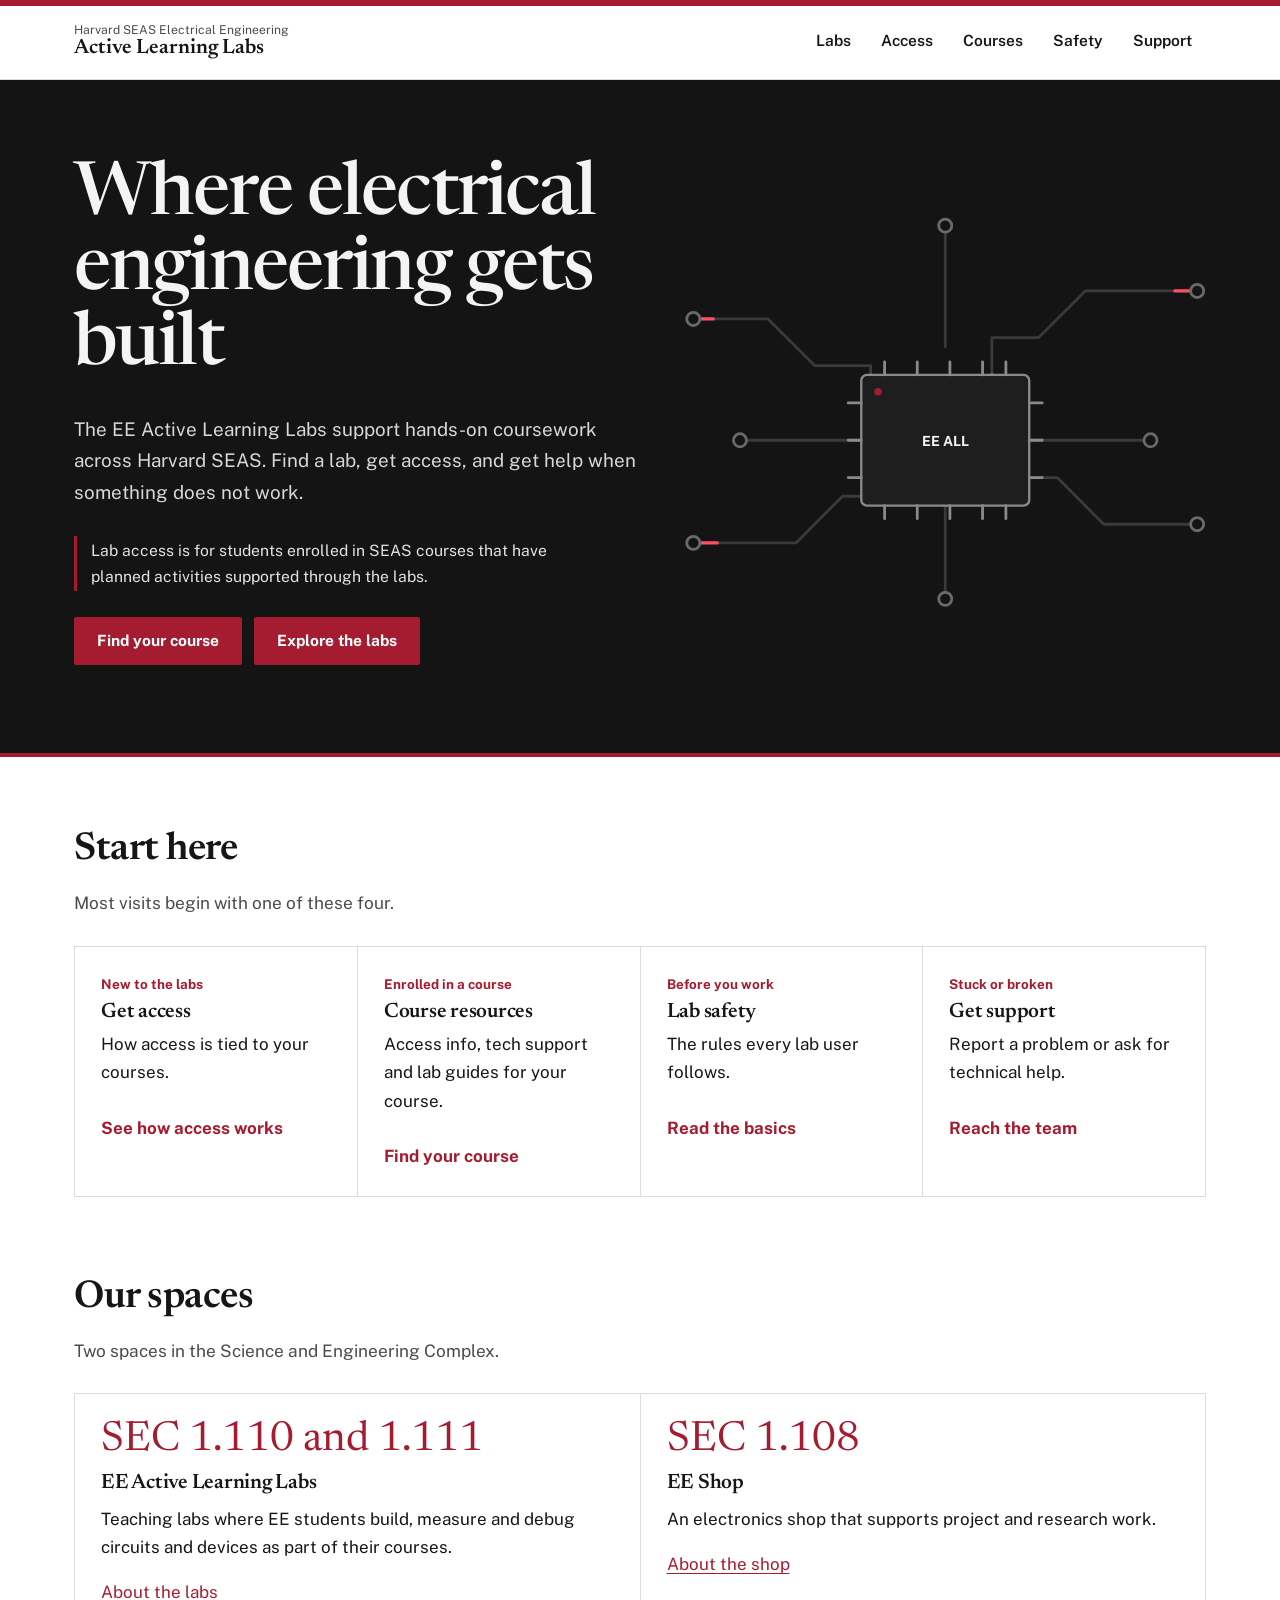
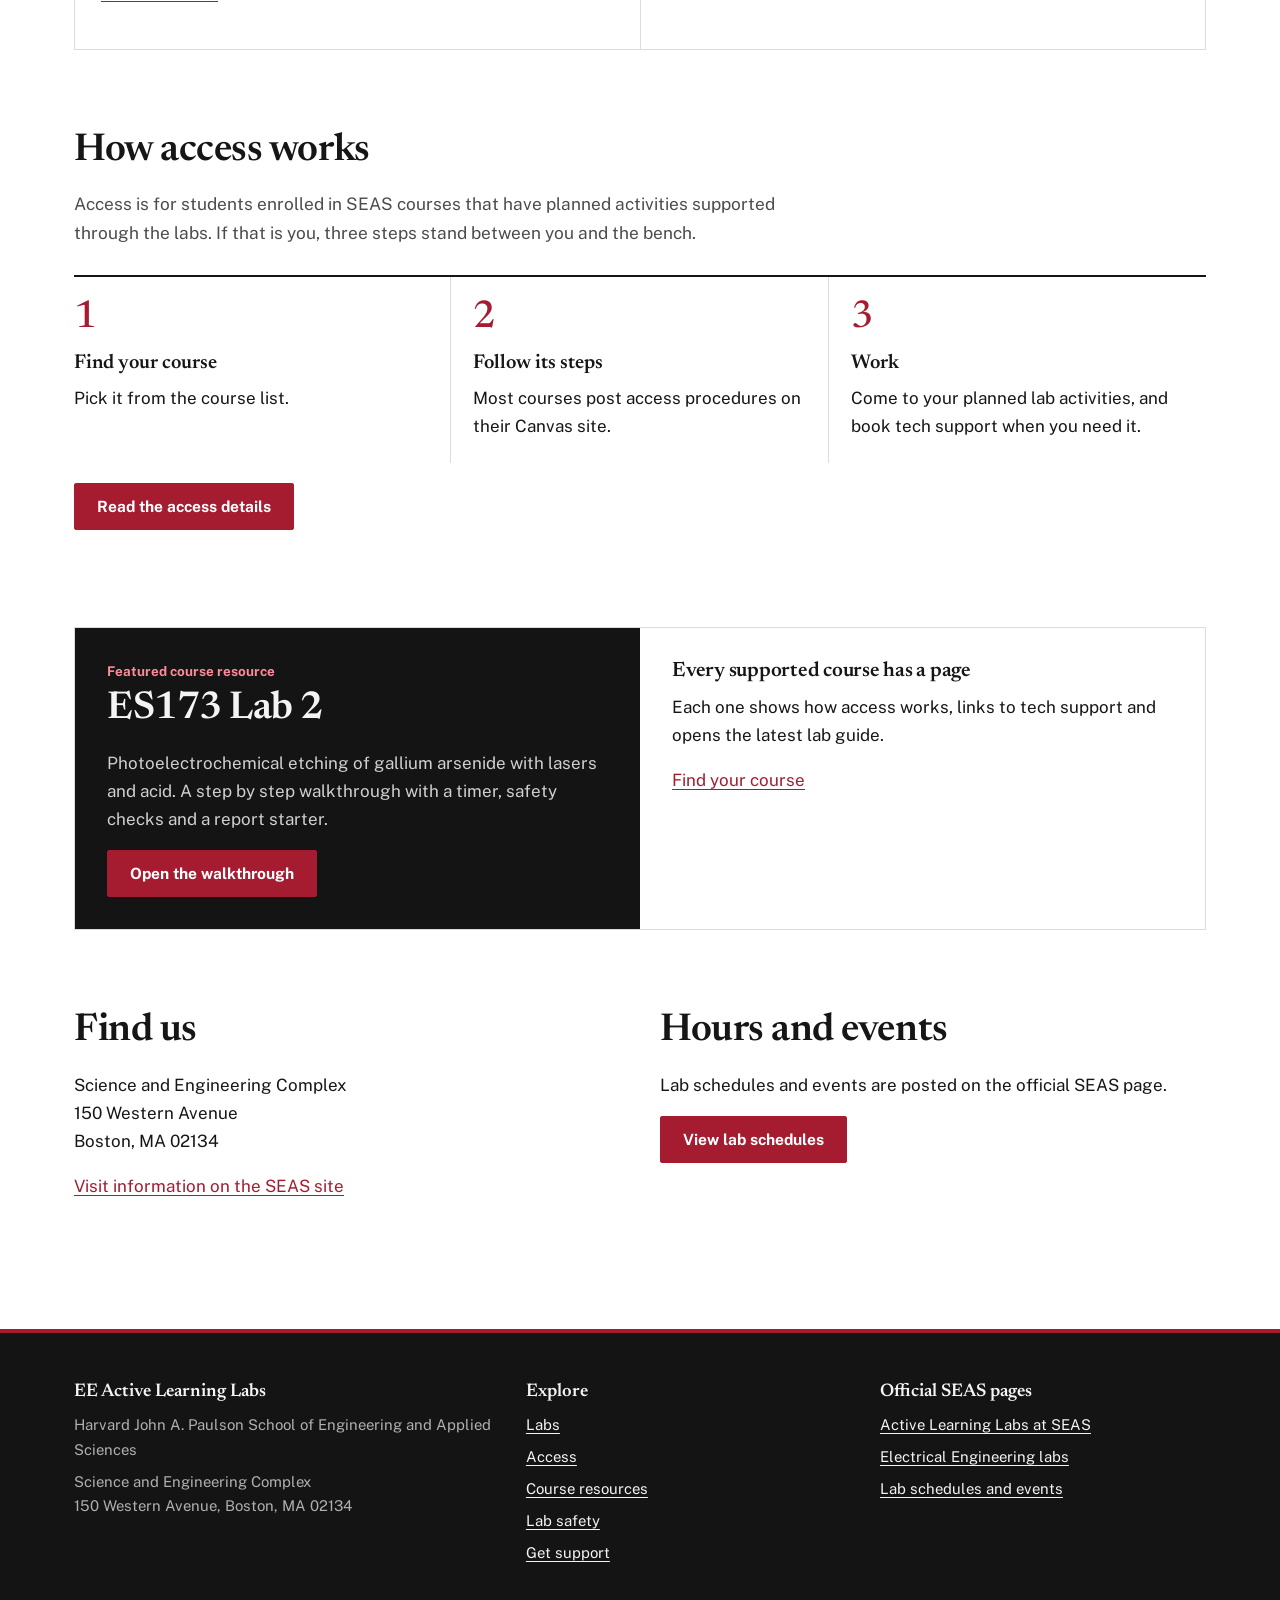
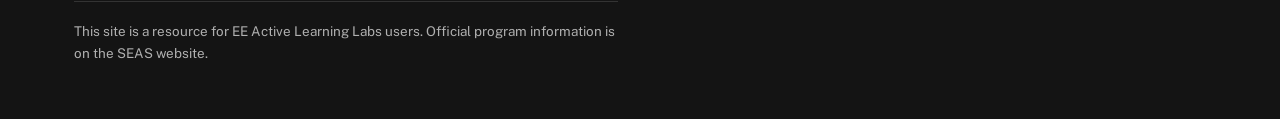
<file: index.html>
<!doctype html>
<html lang="en">
<head>
<meta charset="utf-8">
<meta name="viewport" content="width=device-width, initial-scale=1, viewport-fit=cover">
<title>EE Active Learning Labs | Harvard SEAS</title>
<meta name="description" content="Hands-on electrical engineering labs at Harvard SEAS. Find a lab, get access and get support.">
<link rel="icon" href="assets/img/favicon.svg" type="image/svg+xml">
<link rel="preconnect" href="https://fonts.googleapis.com"><link rel="preconnect" href="https://fonts.gstatic.com" crossorigin><link href="https://fonts.googleapis.com/css2?family=Newsreader:opsz,wght@6..72,500;6..72,600&family=Public+Sans:wght@400;600;700&display=swap" rel="stylesheet">
<link rel="stylesheet" href="assets/css/site.css">
</head>
<body>
<a class="skip" href="#main">Skip to main content</a>
<header class="site"><div class="wrap site-in">
  <a class="brand" href="./"><span class="b1">Harvard SEAS Electrical Engineering</span><span class="b2">Active Learning Labs</span></a>
  <button class="menu-btn" id="menuBtn" aria-expanded="false" aria-controls="nav">Menu</button>
  <nav class="nav" id="nav" aria-label="Main"><ul><li><a href="labs/">Labs</a></li><li><a href="access/">Access</a></li><li><a href="courses/">Courses</a></li><li><a href="safety/">Safety</a></li><li><a href="support/">Support</a></li></ul></nav>
</div></header>
<main id="main">
<section class="hero"><div class="wrap">
  <div>
    <h1>Where electrical engineering gets built</h1>
    <p class="lede">The EE Active Learning Labs support hands-on coursework across Harvard SEAS. Find a lab, get access, and get help when something does not work.</p>
    <p class="elig">Lab access is for students enrolled in SEAS courses that have planned activities supported through the labs.</p>
    <div class="btns"><a class="btn primary" href="courses/">Find your course</a><a class="btn ghost" href="labs/">Explore the labs</a></div>
  </div>
  <div class="hero-art" aria-hidden="true"><svg viewBox="0 0 560 440" role="img" aria-label="Decorative circuit board traces with a red signal pulse traveling toward a chip">
 <g class="trace">
  <path id="t1" d="M10 360 H120 L170 310 H230 V250" pathLength="400"/>
  <path id="t2" d="M550 90 H430 L380 140 H330 V180" pathLength="400"/>
  <path id="t3" d="M10 120 H90 L140 170 H200 V210" pathLength="400"/>
  <path id="t4" d="M550 340 H450 L400 290 H340 V260" pathLength="400"/>
  <path d="M280 20 V150"/><path d="M280 420 V290"/><path d="M60 250 H190"/><path d="M370 250 H500"/>
 </g>
 <path class="pulse" d="M10 360 H120 L170 310 H230 V250" pathLength="400"/>
 <path class="pulse b" d="M550 90 H430 L380 140 H330 V180" pathLength="400"/>
 <path class="pulse c" d="M10 120 H90 L140 170 H200 V210" pathLength="400"/>
 <g class="pad"><circle cx="10" cy="360" r="7"/><circle cx="550" cy="90" r="7"/><circle cx="10" cy="120" r="7"/><circle cx="550" cy="340" r="7"/><circle cx="280" cy="20" r="7"/><circle cx="280" cy="420" r="7"/><circle cx="60" cy="250" r="7"/><circle cx="500" cy="250" r="7"/></g>
 <rect class="chip" x="190" y="180" width="180" height="140" rx="6"/>
 <g stroke="#8A8A8A" stroke-width="3" stroke-linecap="round">
  <path d="M215 180v-14M250 180v-14M285 180v-14M320 180v-14M345 180v-14"/><path d="M215 320v14M250 320v14M285 320v14M320 320v14M345 320v14"/>
  <path d="M190 210h-14M190 250h-14M190 290h-14"/><path d="M370 210h14M370 250h14M370 290h14"/>
 </g>
 <circle cx="208" cy="198" r="4" fill="#A51C30"/>
 <text class="chip-t" x="280" y="256" text-anchor="middle">EE ALL</text>
</svg></div>
</div></section>

<section class="s"><div class="wrap">
  <div class="s-head"><h2>Start here</h2><p>Most visits begin with one of these four.</p></div>
  <div class="grid c4">
    <a class="tile" href="access/"><span class="kicker">New to the labs</span><h3>Get access</h3><p>How access is tied to your courses.</p><span class="go">See how access works</span></a>
    <a class="tile" href="courses/"><span class="kicker">Enrolled in a course</span><h3>Course resources</h3><p>Access info, tech support and lab guides for your course.</p><span class="go">Find your course</span></a>
    <a class="tile" href="safety/"><span class="kicker">Before you work</span><h3>Lab safety</h3><p>The rules every lab user follows.</p><span class="go">Read the basics</span></a>
    <a class="tile" href="support/"><span class="kicker">Stuck or broken</span><h3>Get support</h3><p>Report a problem or ask for technical help.</p><span class="go">Reach the team</span></a>
  </div>
</div></section>

<section class="s"><div class="wrap">
  <div class="s-head"><h2>Our spaces</h2><p>Two spaces in the Science and Engineering Complex.</p></div>
  <div class="grid c2">
    <div><span class="room">SEC 1.110 and 1.111</span><h3>EE Active Learning Labs</h3><p>Teaching labs where EE students build, measure and debug circuits and devices as part of their courses.</p><p><a href="labs/">About the labs</a></p></div>
    <div><span class="room">SEC 1.108</span><h3>EE Shop</h3><p>An electronics shop that supports project and research work.</p><p><a href="labs/">About the shop</a></p></div>
  </div>
</div></section>

<section class="s"><div class="wrap">
  <div class="s-head"><h2>How access works</h2><p>Access is for students enrolled in SEAS courses that have planned activities supported through the labs. If that is you, three steps stand between you and the bench.</p></div>
  <ol class="steps">
    <li><b>Find your course</b>Pick it from the course list.</li>
    <li><b>Follow its steps</b>Most courses post access procedures on their Canvas site.</li>
    <li><b>Work</b>Come to your planned lab activities, and book tech support when you need it.</li>
  </ol>
  <p style="margin-top:20px"><a class="btn" href="access/">Read the access details</a></p>
</div></section>

<section class="s"><div class="wrap">
  <div class="feature">
    <div class="dark"><span class="kicker" style="color:#FF8A99">Featured course resource</span><h2 style="color:#F4F4F4">ES173 Lab 2</h2><p>Photoelectrochemical etching of gallium arsenide with lasers and acid. A step by step walkthrough with a timer, safety checks and a report starter.</p><a class="btn ghost" href="courses/es173-lab2/">Open the walkthrough</a></div>
    <div><h3>Every supported course has a page</h3><p>Each one shows how access works, links to tech support and opens the latest lab guide.</p><p><a href="courses/">Find your course</a></p></div>
  </div>
</div></section>

<section class="s"><div class="wrap">
  <div class="cols">
    <div><h2>Find us</h2><p>Science and Engineering Complex<br>150 Western Avenue<br>Boston, MA 02134</p><p><a href="https://seas.harvard.edu/about-us/visit-us" target="_blank" rel="noopener">Visit information on the SEAS site</a></p></div>
    <div><h2>Hours and events</h2><p>Lab schedules and events are posted on the official SEAS page.</p><p><a class="btn" href="https://seas.harvard.edu/active-learning-labs/events-lab-schedules" target="_blank" rel="noopener">View lab schedules</a></p></div>
  </div>
</div></section>
</main>
<footer class="foot"><div class="wrap">
  <div><b>EE Active Learning Labs</b><p>Harvard John A. Paulson School of Engineering and Applied Sciences</p><p>Science and Engineering Complex<br>150 Western Avenue, Boston, MA 02134</p></div>
  <div><b>Explore</b><p><a href="labs/">Labs</a></p><p><a href="access/">Access</a></p><p><a href="courses/">Course resources</a></p><p><a href="safety/">Lab safety</a></p><p><a href="support/">Get support</a></p></div>
  <div><b>Official SEAS pages</b><p><a href="https://seas.harvard.edu/active-learning-labs" target="_blank" rel="noopener">Active Learning Labs at SEAS</a></p><p><a href="https://seas.harvard.edu/active-learning-labs/electrical-engineering" target="_blank" rel="noopener">Electrical Engineering labs</a></p><p><a href="https://seas.harvard.edu/active-learning-labs/events-lab-schedules" target="_blank" rel="noopener">Lab schedules and events</a></p></div>
  <p class="fine">This site is a resource for EE Active Learning Labs users. Official program information is on the SEAS website.</p>
</div></footer>
<script src="assets/js/config.js"></script>
<script src="assets/js/site.js"></script>

</body>
</html>
</file>
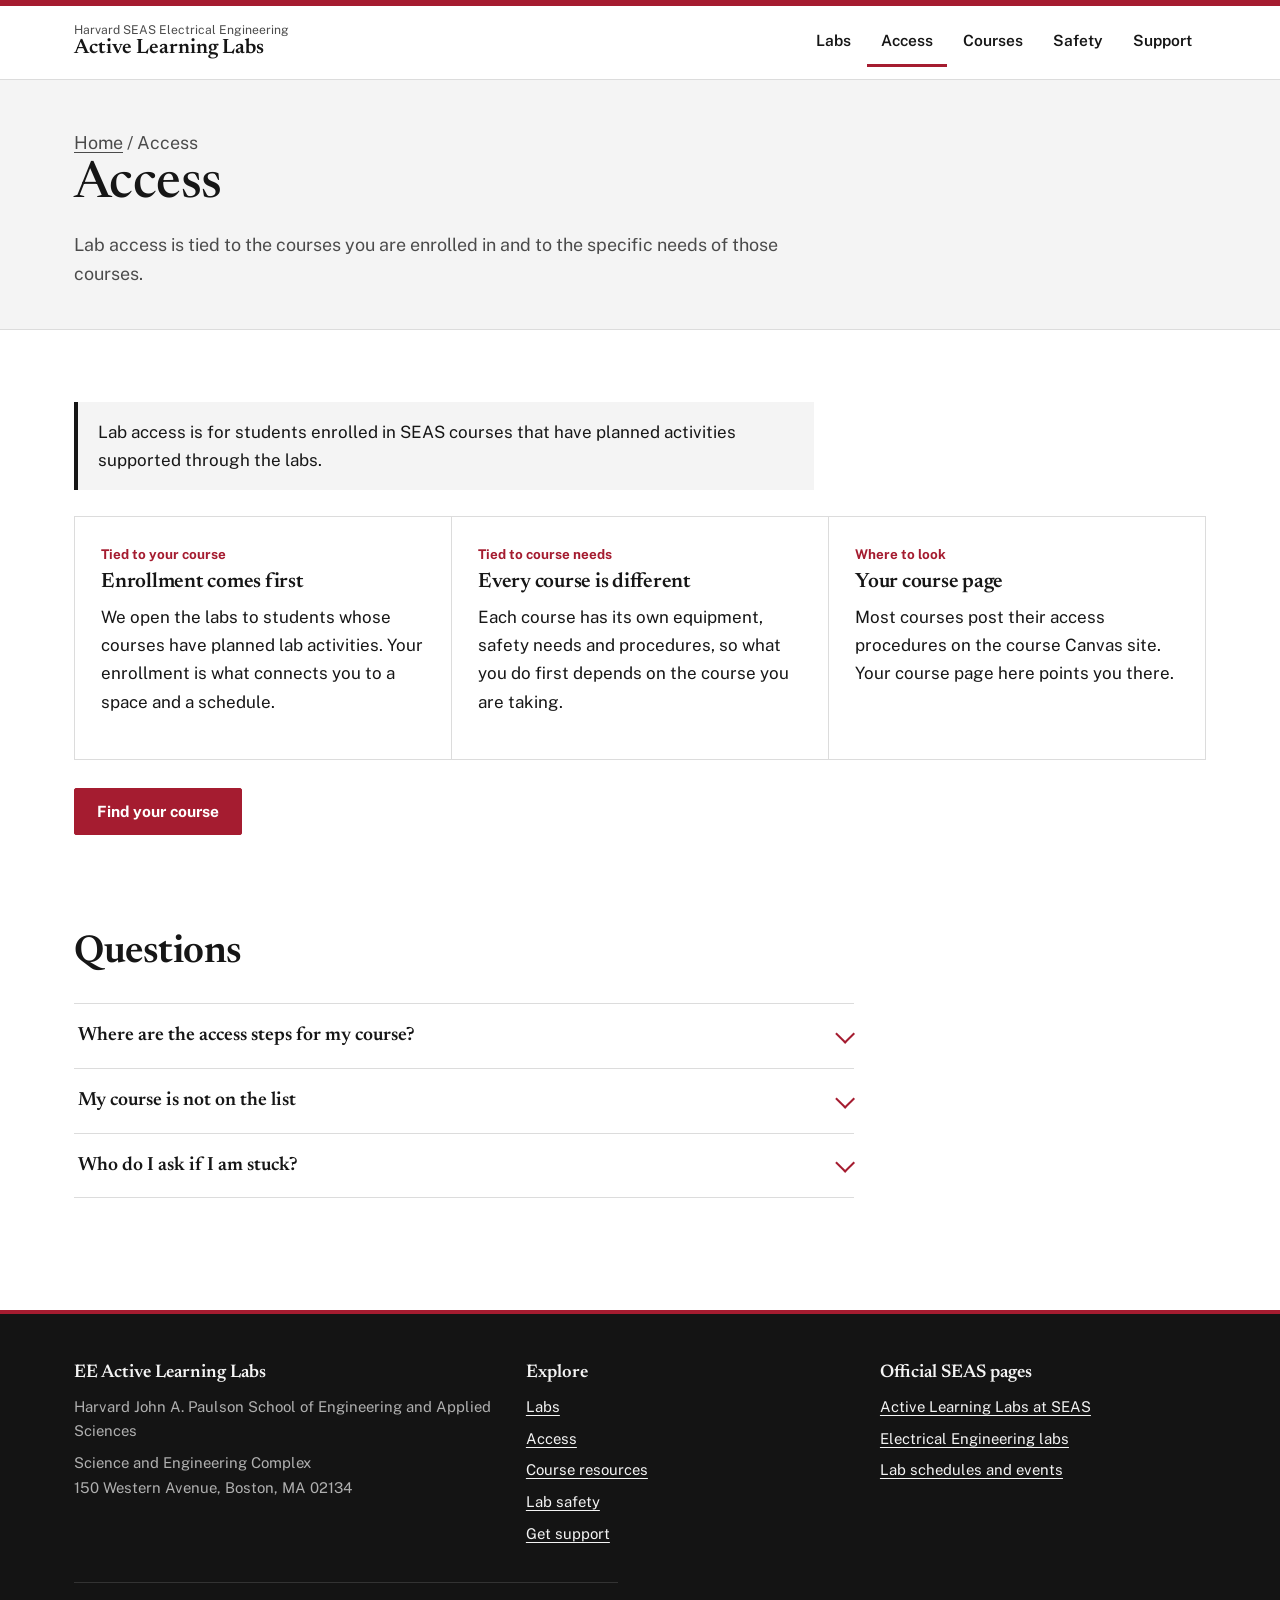
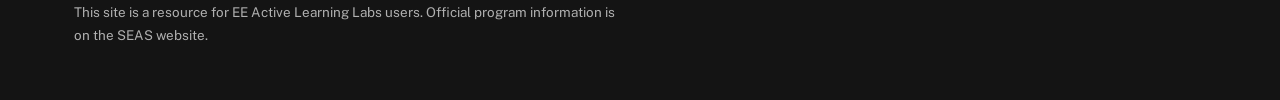
<file: access/index.html>
<!doctype html>
<html lang="en">
<head>
<meta charset="utf-8">
<meta name="viewport" content="width=device-width, initial-scale=1, viewport-fit=cover">
<title>Access | EE Active Learning Labs</title>
<meta name="description" content="How lab access works for courses supported by the EE Active Learning Labs.">
<link rel="icon" href="../assets/img/favicon.svg" type="image/svg+xml">
<link rel="preconnect" href="https://fonts.googleapis.com"><link rel="preconnect" href="https://fonts.gstatic.com" crossorigin><link href="https://fonts.googleapis.com/css2?family=Newsreader:opsz,wght@6..72,500;6..72,600&family=Public+Sans:wght@400;600;700&display=swap" rel="stylesheet">
<link rel="stylesheet" href="../assets/css/site.css">
</head>
<body>
<a class="skip" href="#main">Skip to main content</a>
<header class="site"><div class="wrap site-in">
  <a class="brand" href="../"><span class="b1">Harvard SEAS Electrical Engineering</span><span class="b2">Active Learning Labs</span></a>
  <button class="menu-btn" id="menuBtn" aria-expanded="false" aria-controls="nav">Menu</button>
  <nav class="nav" id="nav" aria-label="Main"><ul><li><a href="../labs/">Labs</a></li><li><a href="../access/" aria-current="page">Access</a></li><li><a href="../courses/">Courses</a></li><li><a href="../safety/">Safety</a></li><li><a href="../support/">Support</a></li></ul></nav>
</div></header>
<main id="main">
<section class="page-head"><div class="wrap"><p class="crumb"><a href="../">Home</a> / Access</p><h1>Access</h1><p>Lab access is tied to the courses you are enrolled in and to the specific needs of those courses.</p></div></section>
<section class="s"><div class="wrap">
  <div class="callout"><p>Lab access is for students enrolled in SEAS courses that have planned activities supported through the labs.</p></div>
  <div class="grid c3">
    <div><span class="kicker">Tied to your course</span><h3>Enrollment comes first</h3><p>We open the labs to students whose courses have planned lab activities. Your enrollment is what connects you to a space and a schedule.</p></div>
    <div><span class="kicker">Tied to course needs</span><h3>Every course is different</h3><p>Each course has its own equipment, safety needs and procedures, so what you do first depends on the course you are taking.</p></div>
    <div><span class="kicker">Where to look</span><h3>Your course page</h3><p>Most courses post their access procedures on the course Canvas site. Your course page here points you there.</p></div>
  </div>
  <p style="margin-top:28px"><a class="btn primary" href="../courses/">Find your course</a></p>
</div></section>
<section class="s"><div class="wrap">
  <div class="s-head"><h2>Questions</h2></div>
  <details class="acc"><summary>Where are the access steps for my course?</summary><div><p>Open your course from the <a href="../courses/">course list</a>. Most courses post access procedures on their Canvas site, and your course page says where to look.</p></div></details>
  <details class="acc"><summary>My course is not on the list</summary><div><p>Ask your course staff first. If you still need help, use the <a href="../support/">support page</a>.</p></div></details>
  <details class="acc"><summary>Who do I ask if I am stuck?</summary><div><p>Use the <a href="../support/">support page</a> and name your course.</p></div></details>
</div></section>
</main>
<footer class="foot"><div class="wrap">
  <div><b>EE Active Learning Labs</b><p>Harvard John A. Paulson School of Engineering and Applied Sciences</p><p>Science and Engineering Complex<br>150 Western Avenue, Boston, MA 02134</p></div>
  <div><b>Explore</b><p><a href="../labs/">Labs</a></p><p><a href="../access/">Access</a></p><p><a href="../courses/">Course resources</a></p><p><a href="../safety/">Lab safety</a></p><p><a href="../support/">Get support</a></p></div>
  <div><b>Official SEAS pages</b><p><a href="https://seas.harvard.edu/active-learning-labs" target="_blank" rel="noopener">Active Learning Labs at SEAS</a></p><p><a href="https://seas.harvard.edu/active-learning-labs/electrical-engineering" target="_blank" rel="noopener">Electrical Engineering labs</a></p><p><a href="https://seas.harvard.edu/active-learning-labs/events-lab-schedules" target="_blank" rel="noopener">Lab schedules and events</a></p></div>
  <p class="fine">This site is a resource for EE Active Learning Labs users. Official program information is on the SEAS website.</p>
</div></footer>
<script src="../assets/js/config.js"></script>
<script src="../assets/js/site.js"></script>

</body>
</html>
</file>
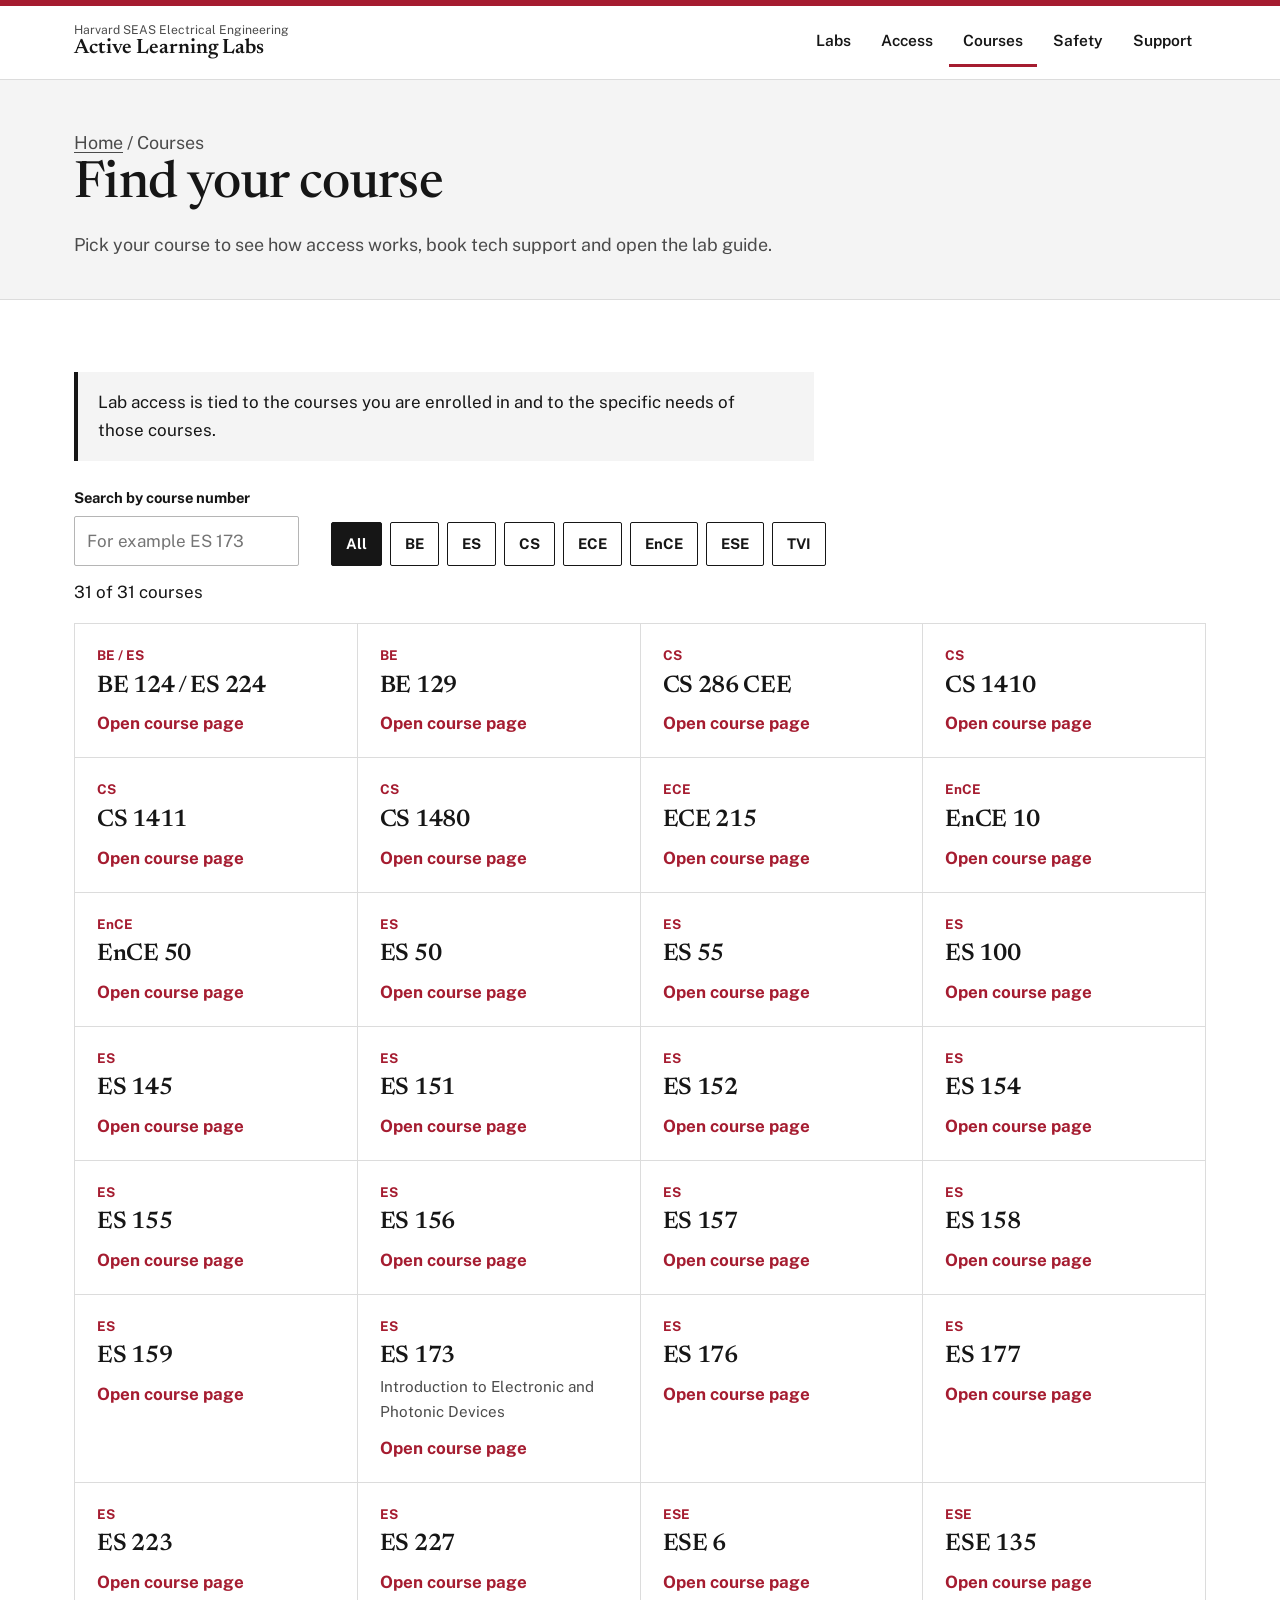
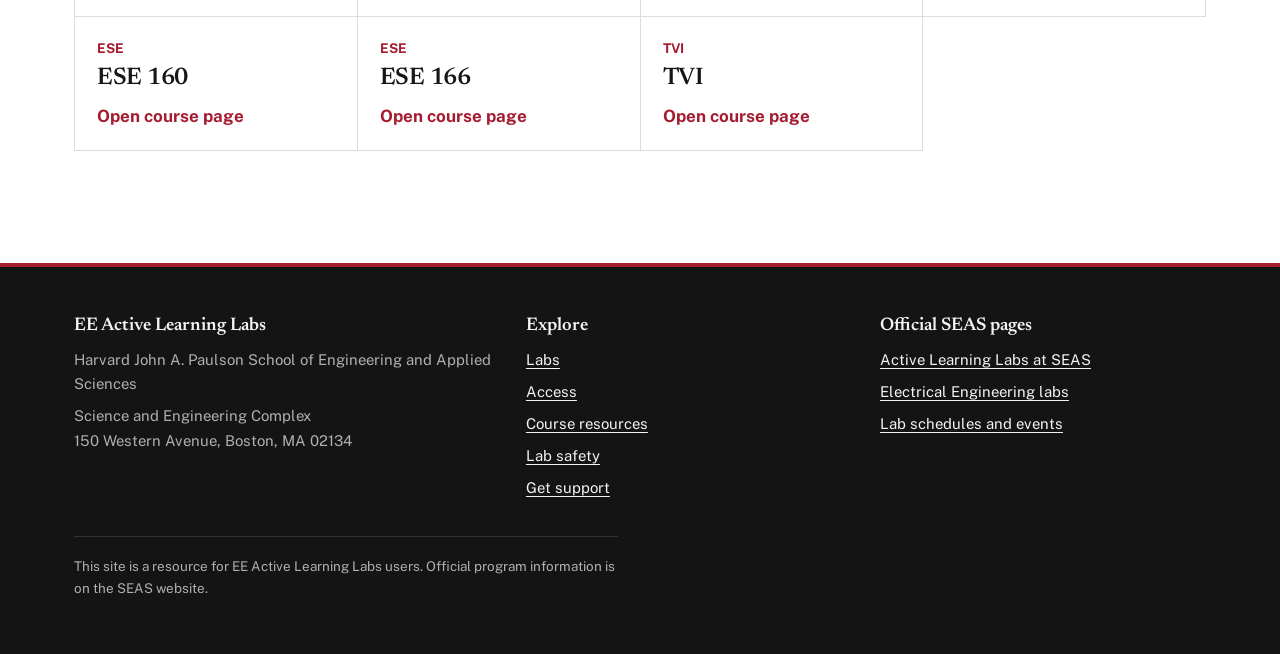
<file: courses/index.html>
<!doctype html>
<html lang="en">
<head>
<meta charset="utf-8">
<meta name="viewport" content="width=device-width, initial-scale=1, viewport-fit=cover">
<title>Courses | EE Active Learning Labs</title>
<meta name="description" content="Find your course to see lab access information, tech support and lab guides.">
<link rel="icon" href="../assets/img/favicon.svg" type="image/svg+xml">
<link rel="preconnect" href="https://fonts.googleapis.com"><link rel="preconnect" href="https://fonts.gstatic.com" crossorigin><link href="https://fonts.googleapis.com/css2?family=Newsreader:opsz,wght@6..72,500;6..72,600&family=Public+Sans:wght@400;600;700&display=swap" rel="stylesheet">
<link rel="stylesheet" href="../assets/css/site.css">
</head>
<body>
<a class="skip" href="#main">Skip to main content</a>
<header class="site"><div class="wrap site-in">
  <a class="brand" href="../"><span class="b1">Harvard SEAS Electrical Engineering</span><span class="b2">Active Learning Labs</span></a>
  <button class="menu-btn" id="menuBtn" aria-expanded="false" aria-controls="nav">Menu</button>
  <nav class="nav" id="nav" aria-label="Main"><ul><li><a href="../labs/">Labs</a></li><li><a href="../access/">Access</a></li><li><a href="../courses/" aria-current="page">Courses</a></li><li><a href="../safety/">Safety</a></li><li><a href="../support/">Support</a></li></ul></nav>
</div></header>
<main id="main">
<section class="page-head"><div class="wrap"><p class="crumb"><a href="../">Home</a> / Courses</p><h1>Find your course</h1><p>Pick your course to see how access works, book tech support and open the lab guide.</p></div></section>
<section class="s"><div class="wrap">
  <div class="callout"><p>Lab access is tied to the courses you are enrolled in and to the specific needs of those courses.</p></div>
  <div class="tools">
    <div><label class="f" for="q">Search by course number</label><input id="q" type="search" placeholder="For example ES 173" autocomplete="off"></div>
    <div class="chips" id="chips" role="group" aria-label="Filter by department"></div>
  </div>
  <p id="cCount" class="muted" aria-live="polite"></p>
  <div class="grid c4" id="cGrid"></div>
  <noscript><p>Turn on JavaScript to see the course list.</p></noscript>
</div></section>
</main>
<footer class="foot"><div class="wrap">
  <div><b>EE Active Learning Labs</b><p>Harvard John A. Paulson School of Engineering and Applied Sciences</p><p>Science and Engineering Complex<br>150 Western Avenue, Boston, MA 02134</p></div>
  <div><b>Explore</b><p><a href="../labs/">Labs</a></p><p><a href="../access/">Access</a></p><p><a href="../courses/">Course resources</a></p><p><a href="../safety/">Lab safety</a></p><p><a href="../support/">Get support</a></p></div>
  <div><b>Official SEAS pages</b><p><a href="https://seas.harvard.edu/active-learning-labs" target="_blank" rel="noopener">Active Learning Labs at SEAS</a></p><p><a href="https://seas.harvard.edu/active-learning-labs/electrical-engineering" target="_blank" rel="noopener">Electrical Engineering labs</a></p><p><a href="https://seas.harvard.edu/active-learning-labs/events-lab-schedules" target="_blank" rel="noopener">Lab schedules and events</a></p></div>
  <p class="fine">This site is a resource for EE Active Learning Labs users. Official program information is on the SEAS website.</p>
</div></footer>
<script src="../assets/js/config.js"></script>
<script src="../assets/js/site.js"></script>
<script src="../assets/js/courses.js"></script>
<script src="../assets/js/courses-ui.js"></script>
</body>
</html>
</file>
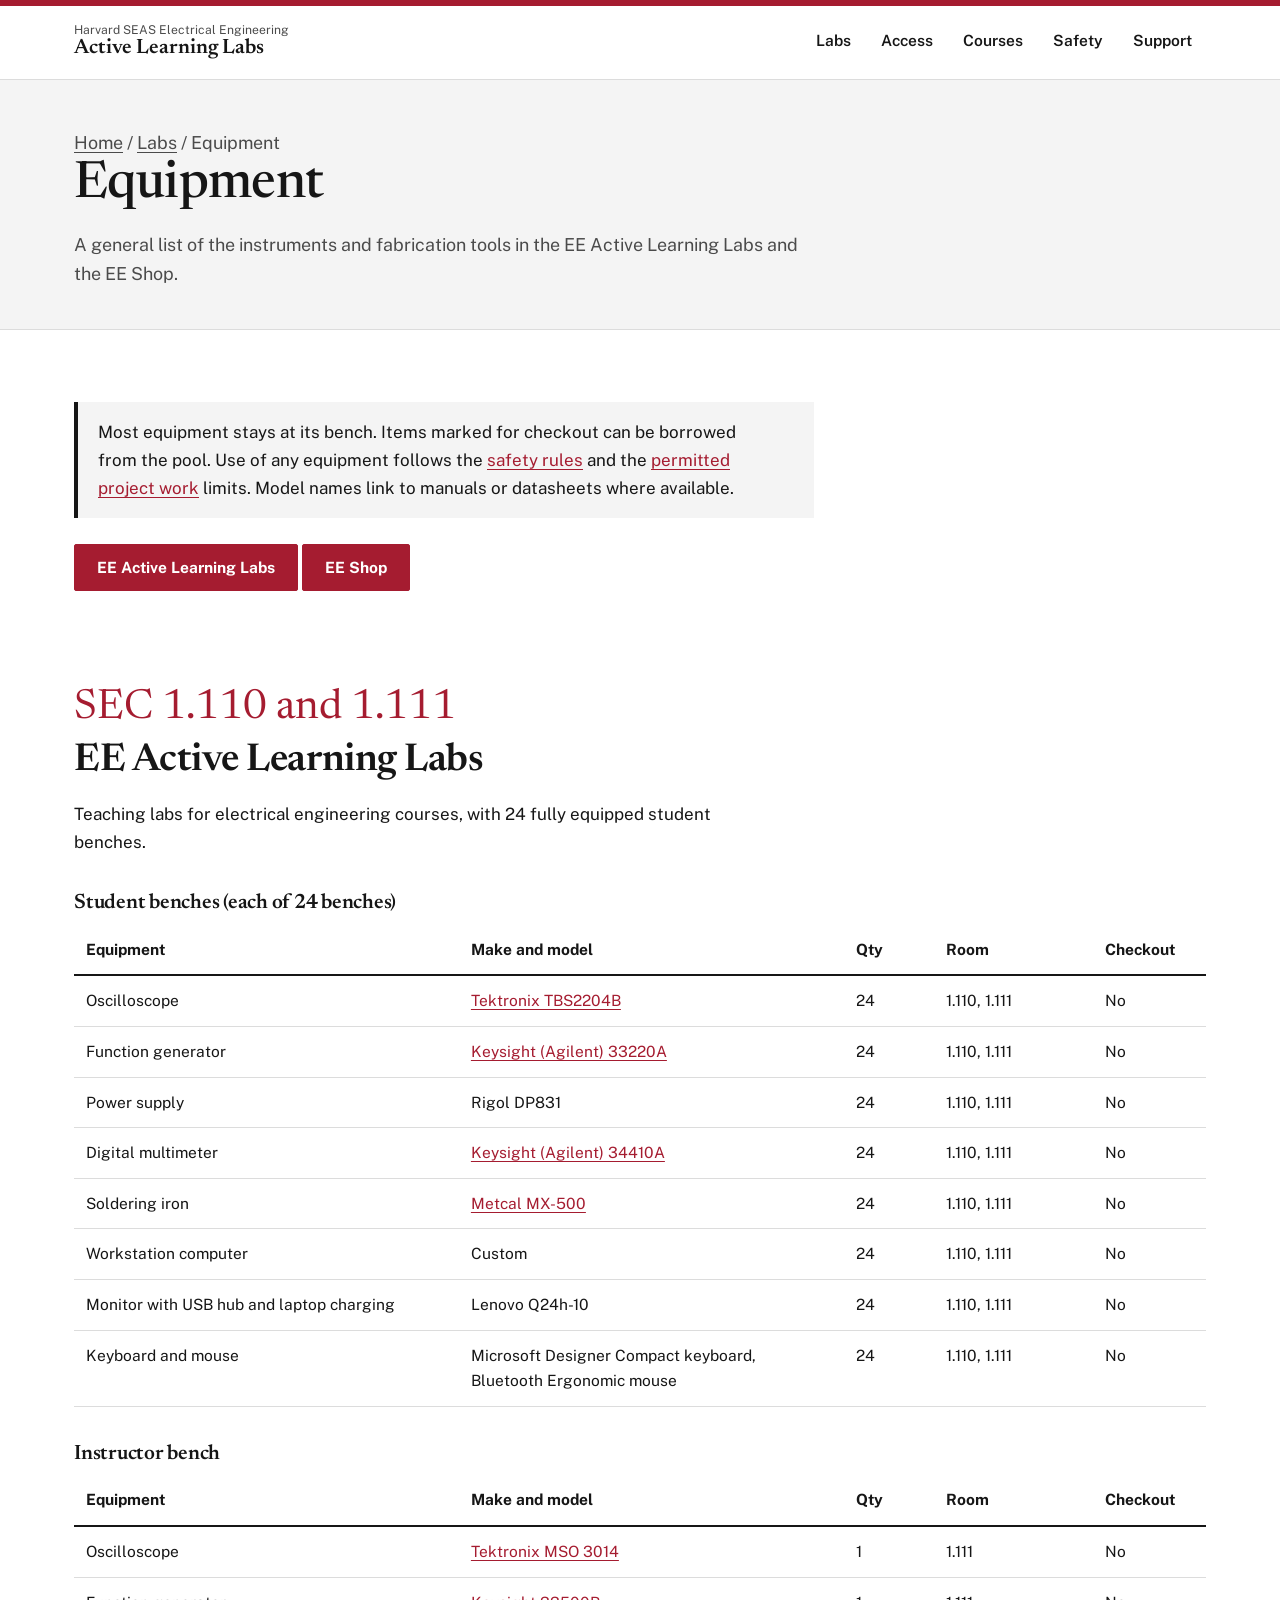
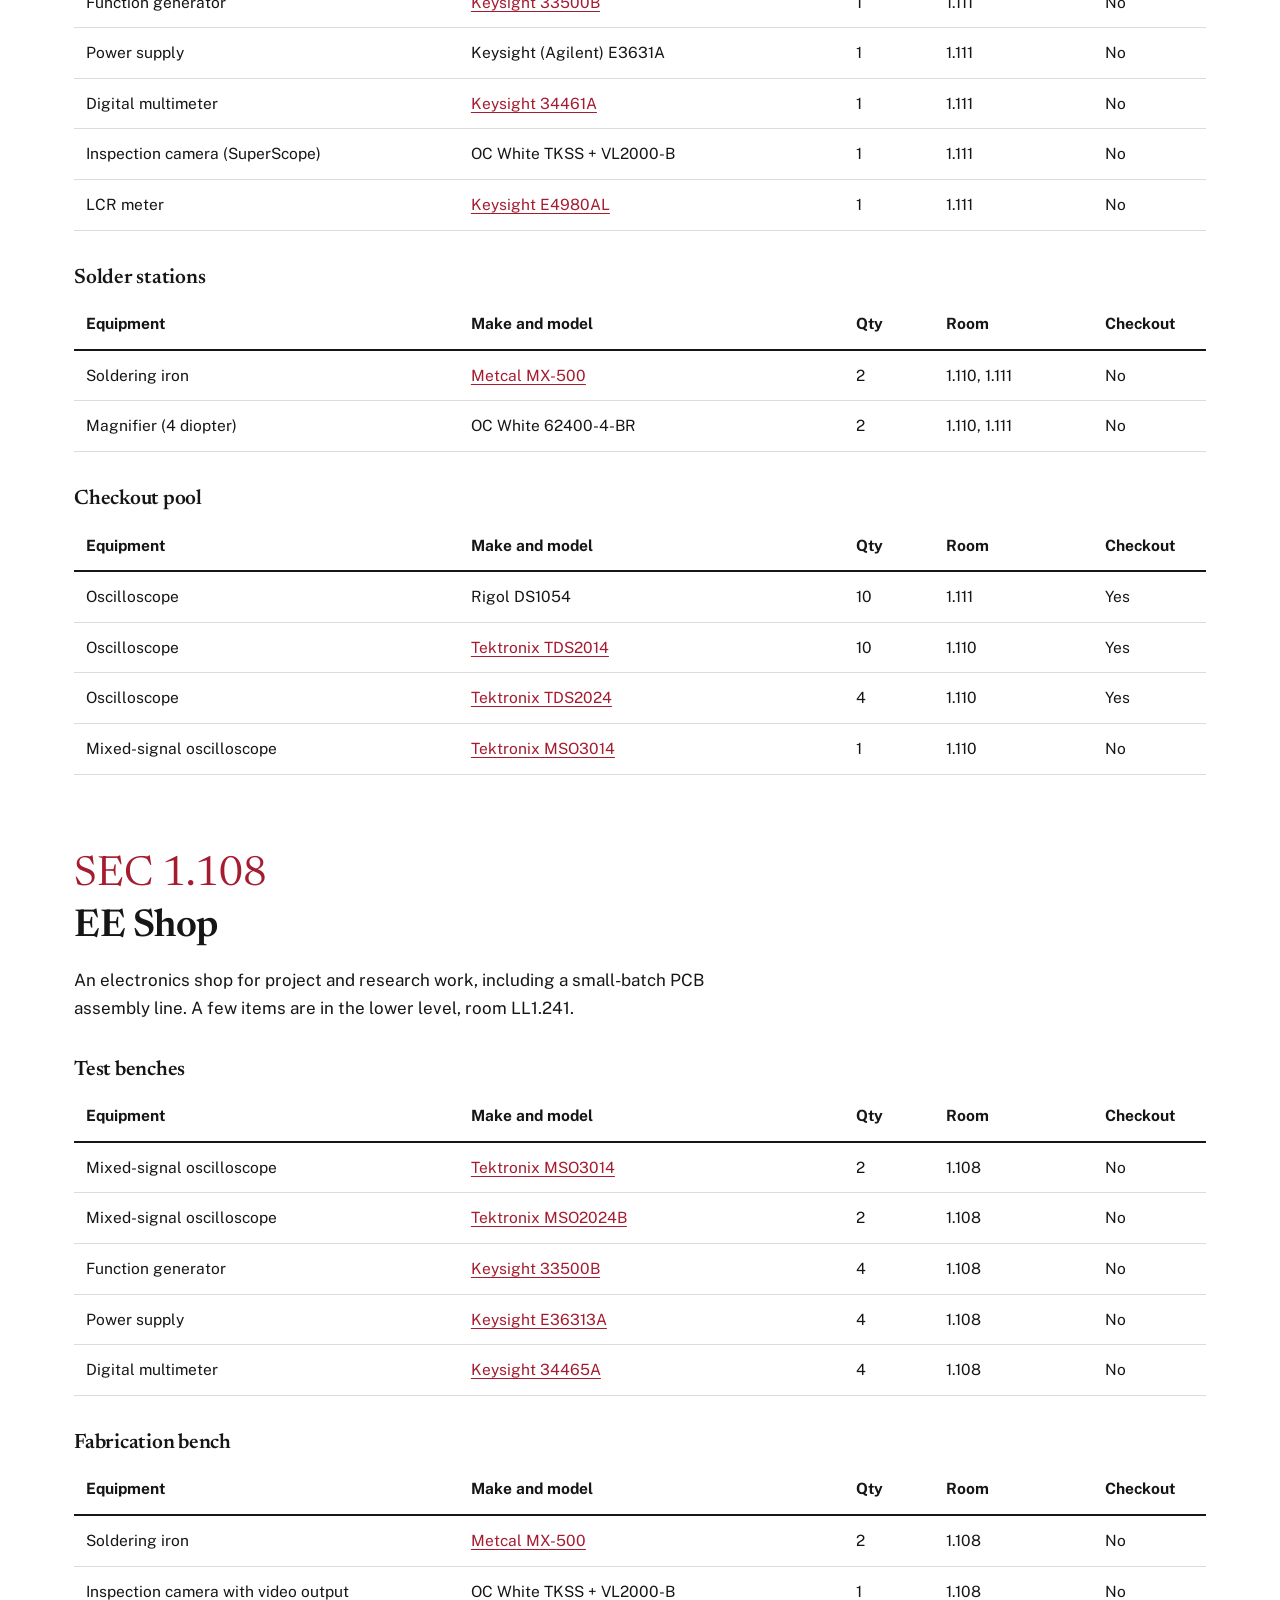
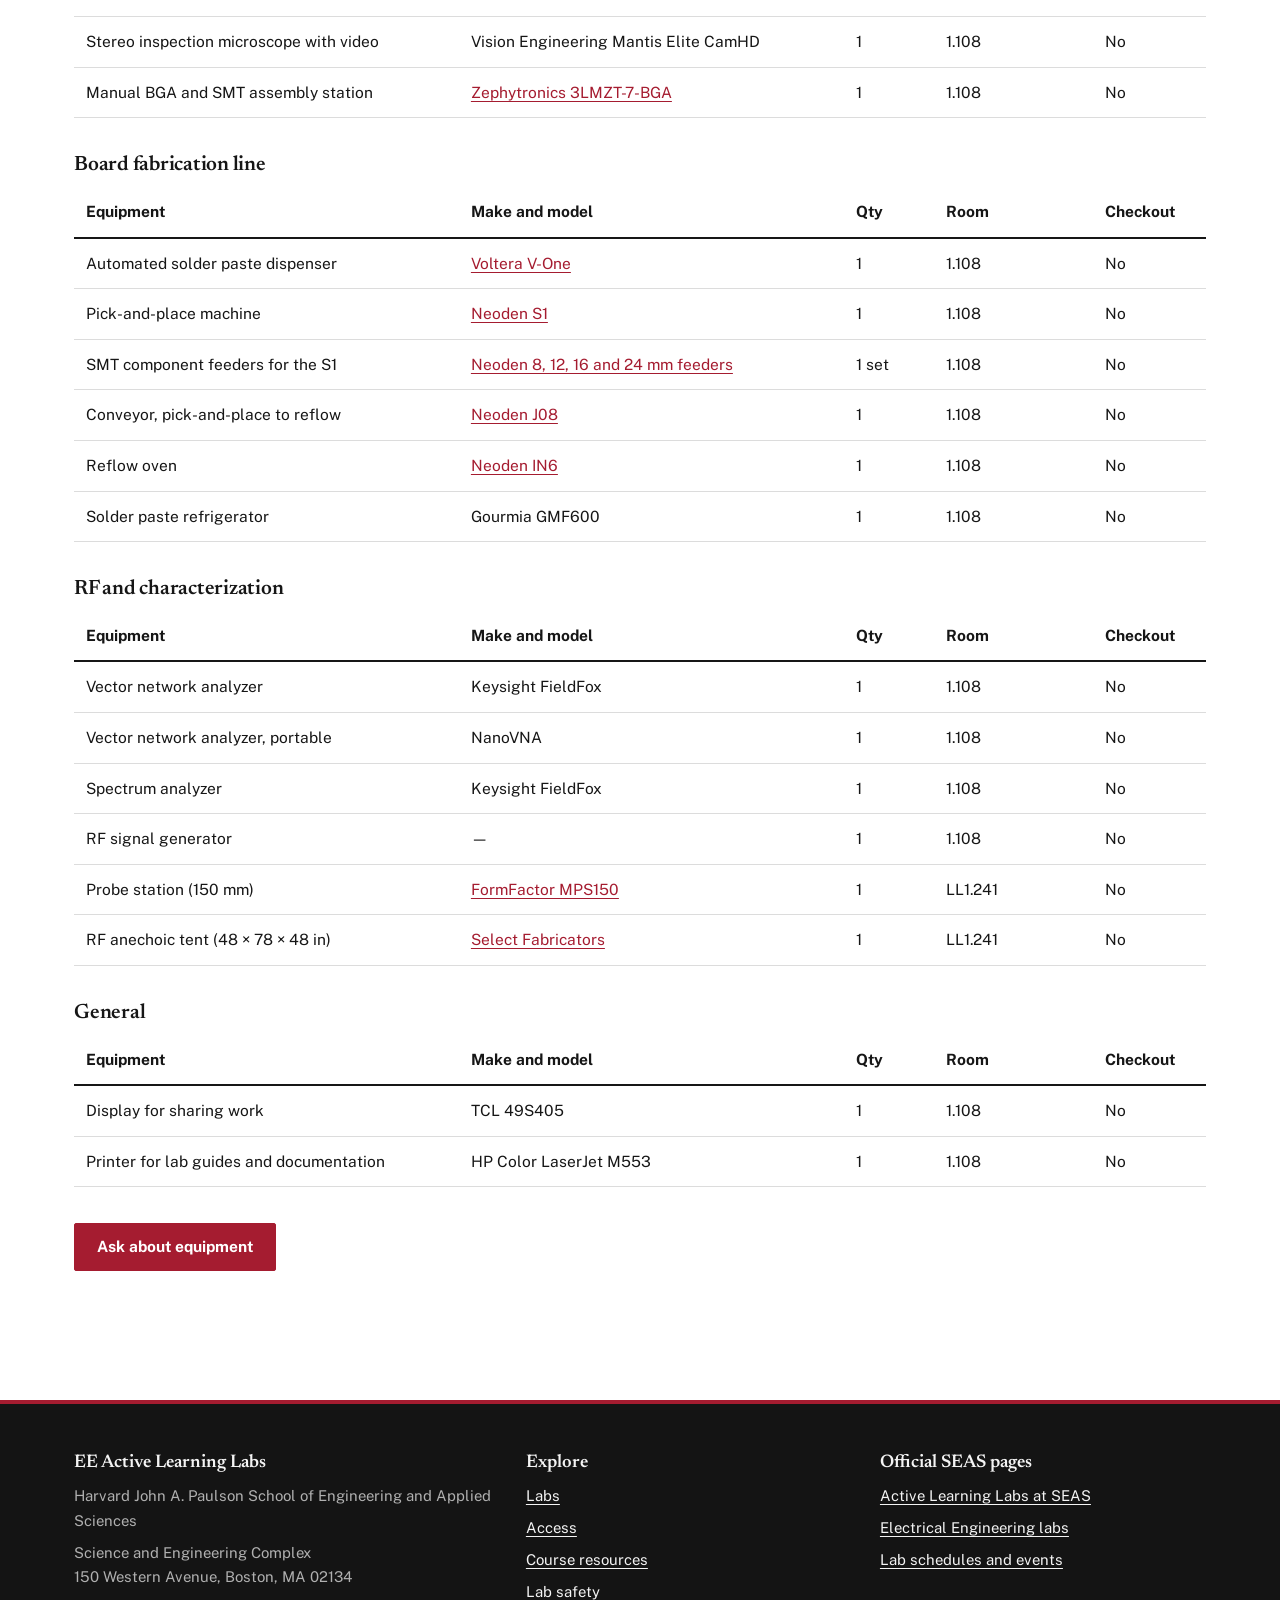
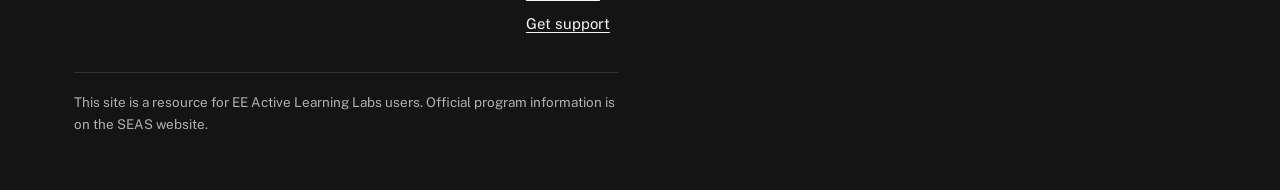
<file: equipment/index.html>
<!doctype html>
<html lang="en">
<head>
<meta charset="utf-8">
<meta name="viewport" content="width=device-width, initial-scale=1, viewport-fit=cover">
<title>Equipment | EE Active Learning Labs</title>
<meta name="description" content="Equipment available in the EE Active Learning Labs and the EE Shop at Harvard SEAS.">
<link rel="icon" href="../assets/img/favicon.svg" type="image/svg+xml">
<link rel="preconnect" href="https://fonts.googleapis.com"><link rel="preconnect" href="https://fonts.gstatic.com" crossorigin><link href="https://fonts.googleapis.com/css2?family=Newsreader:opsz,wght@6..72,500;6..72,600&family=Public+Sans:wght@400;600;700&display=swap" rel="stylesheet">
<link rel="stylesheet" href="../assets/css/site.css">
<style>table.eq{table-layout:fixed;min-width:640px}table.eq th:nth-child(1){width:34%}table.eq th:nth-child(2){width:34%}table.eq th:nth-child(3){width:8%}table.eq th:nth-child(4){width:14%}table.eq th:nth-child(5){width:10%}</style>
</head>
<body>
<a class="skip" href="#main">Skip to main content</a>
<header class="site"><div class="wrap site-in">
  <a class="brand" href="../"><span class="b1">Harvard SEAS Electrical Engineering</span><span class="b2">Active Learning Labs</span></a>
  <button class="menu-btn" id="menuBtn" aria-expanded="false" aria-controls="nav">Menu</button>
  <nav class="nav" id="nav" aria-label="Main"><ul><li><a href="../labs/">Labs</a></li><li><a href="../access/">Access</a></li><li><a href="../courses/">Courses</a></li><li><a href="../safety/">Safety</a></li><li><a href="../support/">Support</a></li></ul></nav>
</div></header>
<main id="main">
<section class="page-head"><div class="wrap"><p class="crumb"><a href="../">Home</a> / <a href="../labs/">Labs</a> / Equipment</p><h1>Equipment</h1><p>A general list of the instruments and fabrication tools in the EE Active Learning Labs and the EE Shop.</p></div></section>
<section class="s"><div class="wrap">
  <div class="callout"><p>Most equipment stays at its bench. Items marked for checkout can be borrowed from the pool. Use of any equipment follows the <a href="../safety/">safety rules</a> and the <a href="../projects/">permitted project work</a> limits. Model names link to manuals or datasheets where available.</p></div>
  <p style="margin-top:20px"><a class="btn" href="#all">EE Active Learning Labs</a> <a class="btn" href="#shop">EE Shop</a></p>
</div></section>
<section class="s" id="all"><div class="wrap">
  <span class="room">SEC 1.110 and 1.111</span><h2>EE Active Learning Labs</h2><p>Teaching labs for electrical engineering courses, with 24 fully equipped student benches.</p>
<h3 style="margin-top:36px">Student benches (each of 24 benches)</h3><div class="tw"><table class="eq"><thead><tr><th>Equipment</th><th>Make and model</th><th>Qty</th><th>Room</th><th>Checkout</th></tr></thead><tbody><tr><td>Oscilloscope</td><td><a href="https://download.tek.com/manual/TBS2000B-User-Manual-077152501.pdf" target="_blank" rel="noopener">Tektronix TBS2204B</a></td><td>24</td><td>1.110, 1.111</td><td>No</td></tr><tr><td>Function generator</td><td><a href="https://www.keysight.com/us/en/assets/9018-01938/quick-start-guides/9018-01938.pdf" target="_blank" rel="noopener">Keysight (Agilent) 33220A</a></td><td>24</td><td>1.110, 1.111</td><td>No</td></tr><tr><td>Power supply</td><td>Rigol DP831</td><td>24</td><td>1.110, 1.111</td><td>No</td></tr><tr><td>Digital multimeter</td><td><a href="https://www.keysight.com/us/en/assets/9018-05587/quick-start-guides/9018-05587.pdf" target="_blank" rel="noopener">Keysight (Agilent) 34410A</a></td><td>24</td><td>1.110, 1.111</td><td>No</td></tr><tr><td>Soldering iron</td><td><a href="https://metcal.com/wp-content/uploads/2021/02/MX-500-QSG.pdf" target="_blank" rel="noopener">Metcal MX-500</a></td><td>24</td><td>1.110, 1.111</td><td>No</td></tr><tr><td>Workstation computer</td><td>Custom</td><td>24</td><td>1.110, 1.111</td><td>No</td></tr><tr><td>Monitor with USB hub and laptop charging</td><td>Lenovo Q24h-10</td><td>24</td><td>1.110, 1.111</td><td>No</td></tr><tr><td>Keyboard and mouse</td><td>Microsoft Designer Compact keyboard, Bluetooth Ergonomic mouse</td><td>24</td><td>1.110, 1.111</td><td>No</td></tr></tbody></table></div><h3 style="margin-top:36px">Instructor bench</h3><div class="tw"><table class="eq"><thead><tr><th>Equipment</th><th>Make and model</th><th>Qty</th><th>Room</th><th>Checkout</th></tr></thead><tbody><tr><td>Oscilloscope</td><td><a href="https://download.tek.com/datasheet/MSO3000-DPO3000-Mixed-Signal-Oscilloscope-Datasheet-3GW2136412.pdf" target="_blank" rel="noopener">Tektronix MSO 3014</a></td><td>1</td><td>1.111</td><td>No</td></tr><tr><td>Function generator</td><td><a href="https://www.keysight.com/us/en/assets/7018-05928/data-sheets/5992-2572.pdf" target="_blank" rel="noopener">Keysight 33500B</a></td><td>1</td><td>1.111</td><td>No</td></tr><tr><td>Power supply</td><td>Keysight (Agilent) E3631A</td><td>1</td><td>1.111</td><td>No</td></tr><tr><td>Digital multimeter</td><td><a href="https://www.keysight.com/us/en/assets/9018-03876/user-manuals/9018-03876.pdf" target="_blank" rel="noopener">Keysight 34461A</a></td><td>1</td><td>1.111</td><td>No</td></tr><tr><td>Inspection camera (SuperScope)</td><td>OC White TKSS + VL2000-B</td><td>1</td><td>1.111</td><td>No</td></tr><tr><td>LCR meter</td><td><a href="https://www.keysight.com/us/en/assets/7018-01355/data-sheets/5989-4435.pdf" target="_blank" rel="noopener">Keysight E4980AL</a></td><td>1</td><td>1.111</td><td>No</td></tr></tbody></table></div><h3 style="margin-top:36px">Solder stations</h3><div class="tw"><table class="eq"><thead><tr><th>Equipment</th><th>Make and model</th><th>Qty</th><th>Room</th><th>Checkout</th></tr></thead><tbody><tr><td>Soldering iron</td><td><a href="https://metcal.com/wp-content/uploads/2021/02/MX-500-QSG.pdf" target="_blank" rel="noopener">Metcal MX-500</a></td><td>2</td><td>1.110, 1.111</td><td>No</td></tr><tr><td>Magnifier (4 diopter)</td><td>OC White 62400-4-BR</td><td>2</td><td>1.110, 1.111</td><td>No</td></tr></tbody></table></div><h3 style="margin-top:36px">Checkout pool</h3><div class="tw"><table class="eq"><thead><tr><th>Equipment</th><th>Make and model</th><th>Qty</th><th>Room</th><th>Checkout</th></tr></thead><tbody><tr><td>Oscilloscope</td><td>Rigol DS1054</td><td>10</td><td>1.111</td><td>Yes</td></tr><tr><td>Oscilloscope</td><td><a href="https://download.tek.com/manual/071107602.pdf" target="_blank" rel="noopener">Tektronix TDS2014</a></td><td>10</td><td>1.110</td><td>Yes</td></tr><tr><td>Oscilloscope</td><td><a href="https://download.tek.com/manual/071107602.pdf" target="_blank" rel="noopener">Tektronix TDS2024</a></td><td>4</td><td>1.110</td><td>Yes</td></tr><tr><td>Mixed-signal oscilloscope</td><td><a href="https://download.tek.com/manual/071265602web.pdf" target="_blank" rel="noopener">Tektronix MSO3014</a></td><td>1</td><td>1.110</td><td>No</td></tr></tbody></table></div>
</div></section>
<section class="s" id="shop"><div class="wrap">
  <span class="room">SEC 1.108</span><h2>EE Shop</h2><p>An electronics shop for project and research work, including a small-batch PCB assembly line. A few items are in the lower level, room LL1.241.</p>
<h3 style="margin-top:36px">Test benches</h3><div class="tw"><table class="eq"><thead><tr><th>Equipment</th><th>Make and model</th><th>Qty</th><th>Room</th><th>Checkout</th></tr></thead><tbody><tr><td>Mixed-signal oscilloscope</td><td><a href="https://download.tek.com/manual/071265602web.pdf" target="_blank" rel="noopener">Tektronix MSO3014</a></td><td>2</td><td>1.108</td><td>No</td></tr><tr><td>Mixed-signal oscilloscope</td><td><a href="https://download.tek.com/manual/MSO2000B-and-DPO2000B-Oscilloscope-User-Manual-077072400.pdf" target="_blank" rel="noopener">Tektronix MSO2024B</a></td><td>2</td><td>1.108</td><td>No</td></tr><tr><td>Function generator</td><td><a href="https://www.keysight.com/us/en/assets/7018-05928/data-sheets/5992-2572.pdf" target="_blank" rel="noopener">Keysight 33500B</a></td><td>4</td><td>1.108</td><td>No</td></tr><tr><td>Power supply</td><td><a href="https://www.keysight.com/us/en/assets/7018-05629/data-sheets/5992-2124.pdf" target="_blank" rel="noopener">Keysight E36313A</a></td><td>4</td><td>1.108</td><td>No</td></tr><tr><td>Digital multimeter</td><td><a href="https://www.keysight.com/us/en/assets/9018-03876/user-manuals/9018-03876.pdf" target="_blank" rel="noopener">Keysight 34465A</a></td><td>4</td><td>1.108</td><td>No</td></tr></tbody></table></div><h3 style="margin-top:36px">Fabrication bench</h3><div class="tw"><table class="eq"><thead><tr><th>Equipment</th><th>Make and model</th><th>Qty</th><th>Room</th><th>Checkout</th></tr></thead><tbody><tr><td>Soldering iron</td><td><a href="https://metcal.com/wp-content/uploads/2021/02/MX-500-QSG.pdf" target="_blank" rel="noopener">Metcal MX-500</a></td><td>2</td><td>1.108</td><td>No</td></tr><tr><td>Inspection camera with video output</td><td>OC White TKSS + VL2000-B</td><td>1</td><td>1.108</td><td>No</td></tr><tr><td>Stereo inspection microscope with video</td><td>Vision Engineering Mantis Elite CamHD</td><td>1</td><td>1.108</td><td>No</td></tr><tr><td>Manual BGA and SMT assembly station</td><td><a href="http://www.zeph.com/systems.htm" target="_blank" rel="noopener">Zephytronics 3LMZT-7-BGA</a></td><td>1</td><td>1.108</td><td>No</td></tr></tbody></table></div><h3 style="margin-top:36px">Board fabrication line</h3><div class="tw"><table class="eq"><thead><tr><th>Equipment</th><th>Make and model</th><th>Qty</th><th>Room</th><th>Checkout</th></tr></thead><tbody><tr><td>Automated solder paste dispenser</td><td><a href="https://www.voltera.io/support/quickstart" target="_blank" rel="noopener">Voltera V-One</a></td><td>1</td><td>1.108</td><td>No</td></tr><tr><td>Pick-and-place machine</td><td><a href="https://neodenusa.com/smt-pick-and-place/neoden-s1" target="_blank" rel="noopener">Neoden S1</a></td><td>1</td><td>1.108</td><td>No</td></tr><tr><td>SMT component feeders for the S1</td><td><a href="https://neodenusa.com/smt-feeders-neoden-s1" target="_blank" rel="noopener">Neoden 8, 12, 16 and 24 mm feeders</a></td><td>1 set</td><td>1.108</td><td>No</td></tr><tr><td>Conveyor, pick-and-place to reflow</td><td><a href="https://neodenusa.com/pcb-conveyors/j08-conveyor" target="_blank" rel="noopener">Neoden J08</a></td><td>1</td><td>1.108</td><td>No</td></tr><tr><td>Reflow oven</td><td><a href="https://neodenusa.com/smt-reflow-ovens/neoden-in6" target="_blank" rel="noopener">Neoden IN6</a></td><td>1</td><td>1.108</td><td>No</td></tr><tr><td>Solder paste refrigerator</td><td>Gourmia GMF600</td><td>1</td><td>1.108</td><td>No</td></tr></tbody></table></div><h3 style="margin-top:36px">RF and characterization</h3><div class="tw"><table class="eq"><thead><tr><th>Equipment</th><th>Make and model</th><th>Qty</th><th>Room</th><th>Checkout</th></tr></thead><tbody><tr><td>Vector network analyzer</td><td>Keysight FieldFox</td><td>1</td><td>1.108</td><td>No</td></tr><tr><td>Vector network analyzer, portable</td><td>NanoVNA</td><td>1</td><td>1.108</td><td>No</td></tr><tr><td>Spectrum analyzer</td><td>Keysight FieldFox</td><td>1</td><td>1.108</td><td>No</td></tr><tr><td>RF signal generator</td><td>—</td><td>1</td><td>1.108</td><td>No</td></tr><tr><td>Probe station (150 mm)</td><td><a href="https://www.formfactor.com/product/probe-systems/150-mm-systems/mps150/" target="_blank" rel="noopener">FormFactor MPS150</a></td><td>1</td><td>LL1.241</td><td>No</td></tr><tr><td>RF anechoic tent (48 × 78 × 48 in)</td><td><a href="https://www.select-fabricators.com/rf-shielded-products/" target="_blank" rel="noopener">Select Fabricators</a></td><td>1</td><td>LL1.241</td><td>No</td></tr></tbody></table></div><h3 style="margin-top:36px">General</h3><div class="tw"><table class="eq"><thead><tr><th>Equipment</th><th>Make and model</th><th>Qty</th><th>Room</th><th>Checkout</th></tr></thead><tbody><tr><td>Display for sharing work</td><td>TCL 49S405</td><td>1</td><td>1.108</td><td>No</td></tr><tr><td>Printer for lab guides and documentation</td><td>HP Color LaserJet M553</td><td>1</td><td>1.108</td><td>No</td></tr></tbody></table></div>
  <p style="margin-top:36px"><a class="btn" data-link="booking">Ask about equipment</a></p>
</div></section>
</main>
<footer class="foot"><div class="wrap">
  <div><b>EE Active Learning Labs</b><p>Harvard John A. Paulson School of Engineering and Applied Sciences</p><p>Science and Engineering Complex<br>150 Western Avenue, Boston, MA 02134</p></div>
  <div><b>Explore</b><p><a href="../labs/">Labs</a></p><p><a href="../access/">Access</a></p><p><a href="../courses/">Course resources</a></p><p><a href="../safety/">Lab safety</a></p><p><a href="../support/">Get support</a></p></div>
  <div><b>Official SEAS pages</b><p><a href="https://seas.harvard.edu/active-learning-labs" target="_blank" rel="noopener">Active Learning Labs at SEAS</a></p><p><a href="https://seas.harvard.edu/active-learning-labs/electrical-engineering" target="_blank" rel="noopener">Electrical Engineering labs</a></p><p><a href="https://seas.harvard.edu/active-learning-labs/events-lab-schedules" target="_blank" rel="noopener">Lab schedules and events</a></p></div>
  <p class="fine">This site is a resource for EE Active Learning Labs users. Official program information is on the SEAS website.</p>
</div></footer>
<script src="../assets/js/config.js"></script>
<script src="../assets/js/site.js"></script>

</body>
</html>
</file>
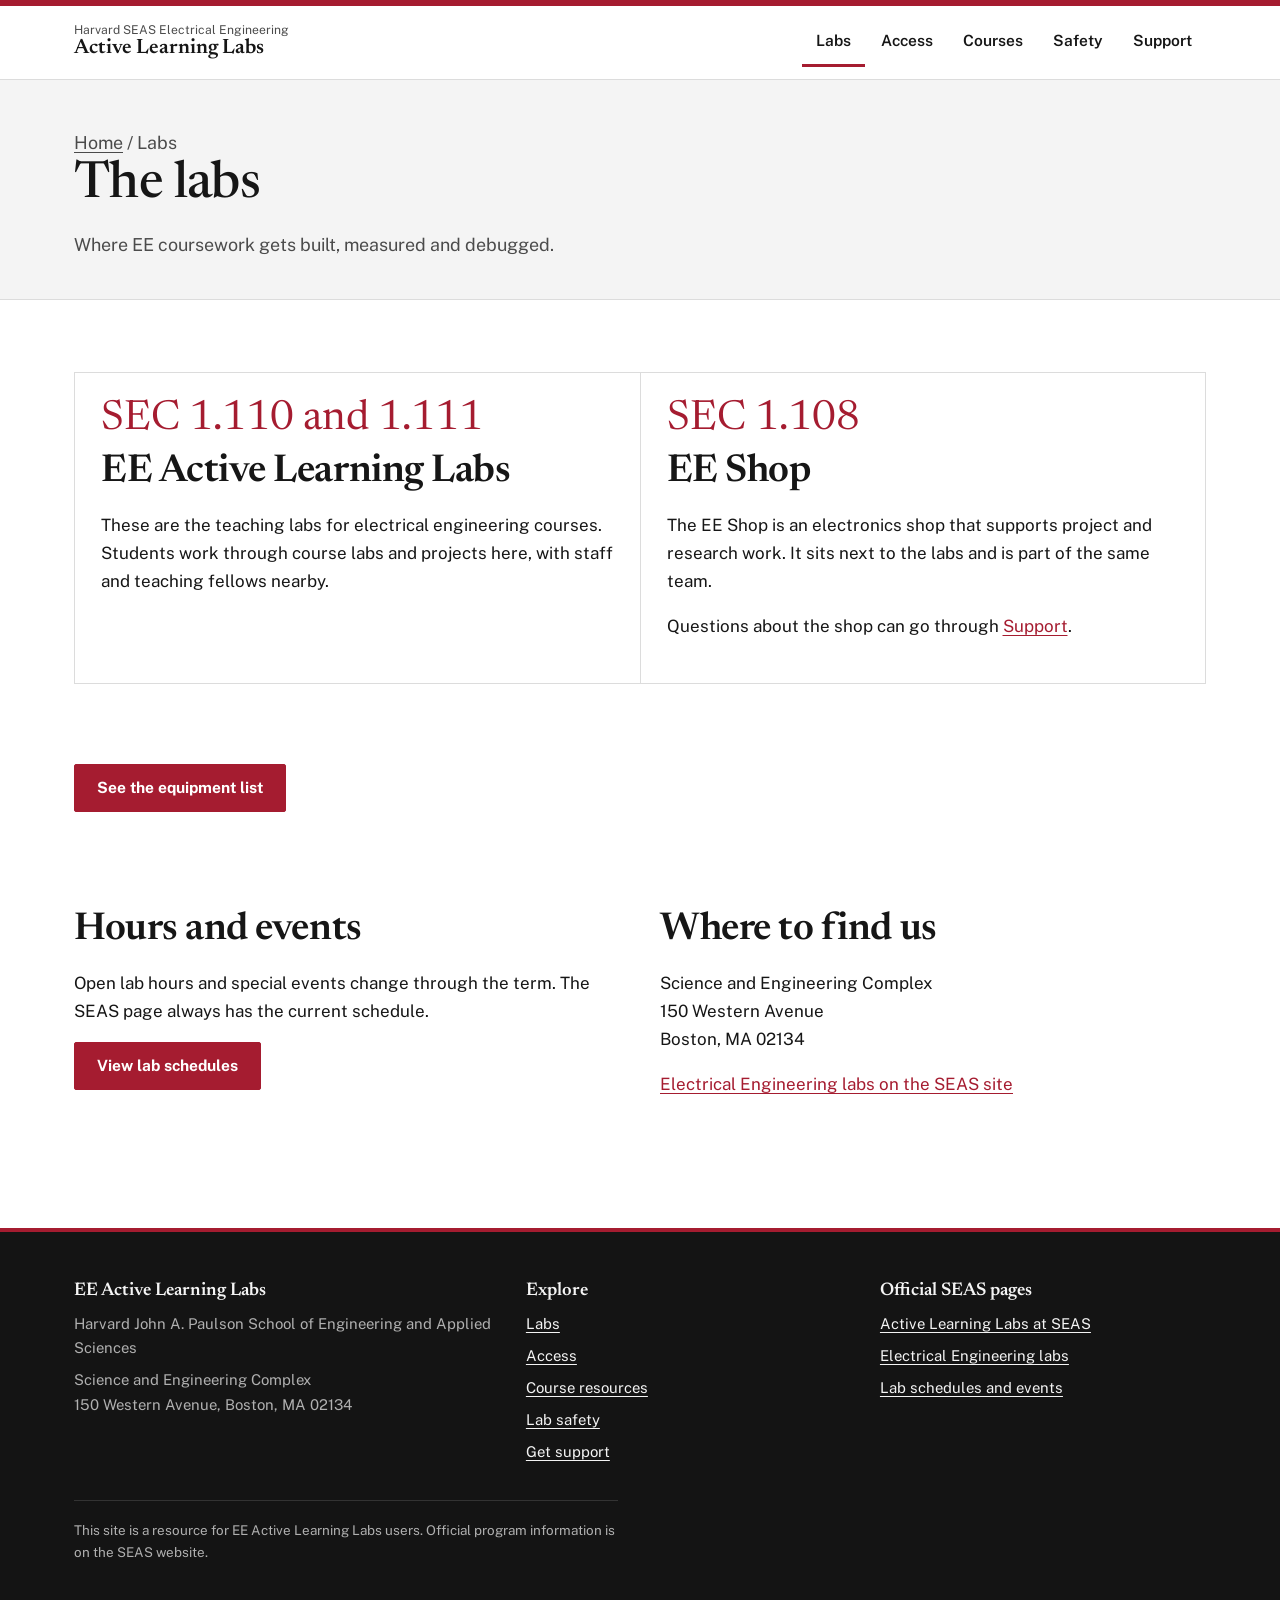
<file: labs/index.html>
<!doctype html>
<html lang="en">
<head>
<meta charset="utf-8">
<meta name="viewport" content="width=device-width, initial-scale=1, viewport-fit=cover">
<title>Labs | EE Active Learning Labs</title>
<meta name="description" content="The EE Active Learning Labs and the EE Shop at Harvard SEAS.">
<link rel="icon" href="../assets/img/favicon.svg" type="image/svg+xml">
<link rel="preconnect" href="https://fonts.googleapis.com"><link rel="preconnect" href="https://fonts.gstatic.com" crossorigin><link href="https://fonts.googleapis.com/css2?family=Newsreader:opsz,wght@6..72,500;6..72,600&family=Public+Sans:wght@400;600;700&display=swap" rel="stylesheet">
<link rel="stylesheet" href="../assets/css/site.css">
</head>
<body>
<a class="skip" href="#main">Skip to main content</a>
<header class="site"><div class="wrap site-in">
  <a class="brand" href="../"><span class="b1">Harvard SEAS Electrical Engineering</span><span class="b2">Active Learning Labs</span></a>
  <button class="menu-btn" id="menuBtn" aria-expanded="false" aria-controls="nav">Menu</button>
  <nav class="nav" id="nav" aria-label="Main"><ul><li><a href="../labs/" aria-current="page">Labs</a></li><li><a href="../access/">Access</a></li><li><a href="../courses/">Courses</a></li><li><a href="../safety/">Safety</a></li><li><a href="../support/">Support</a></li></ul></nav>
</div></header>
<main id="main">
<section class="page-head"><div class="wrap"><p class="crumb"><a href="../">Home</a> / Labs</p><h1>The labs</h1><p>Where EE coursework gets built, measured and debugged.</p></div></section>
<section class="s"><div class="wrap">
  <div class="grid c2">
    <div><span class="room">SEC 1.110 and 1.111</span><h2>EE Active Learning Labs</h2><p>These are the teaching labs for electrical engineering courses. Students work through course labs and projects here, with staff and teaching fellows nearby.</p></div>
    <div><span class="room">SEC 1.108</span><h2>EE Shop</h2><p>The EE Shop is an electronics shop that supports project and research work. It sits next to the labs and is part of the same team.</p><p>Questions about the shop can go through <a href="../support/">Support</a>.</p></div>
  </div>
</div></section>
<section class="s"><div class="wrap"><p><a class="btn" href="../equipment/">See the equipment list</a></p></div></section>
<section class="s"><div class="wrap"><div class="cols">
  <div><h2>Hours and events</h2><p>Open lab hours and special events change through the term. The SEAS page always has the current schedule.</p><p><a class="btn" href="https://seas.harvard.edu/active-learning-labs/events-lab-schedules" target="_blank" rel="noopener">View lab schedules</a></p></div>
  <div><h2>Where to find us</h2><p>Science and Engineering Complex<br>150 Western Avenue<br>Boston, MA 02134</p><p><a href="https://seas.harvard.edu/active-learning-labs/electrical-engineering" target="_blank" rel="noopener">Electrical Engineering labs on the SEAS site</a></p></div>
</div></div></section>
</main>
<footer class="foot"><div class="wrap">
  <div><b>EE Active Learning Labs</b><p>Harvard John A. Paulson School of Engineering and Applied Sciences</p><p>Science and Engineering Complex<br>150 Western Avenue, Boston, MA 02134</p></div>
  <div><b>Explore</b><p><a href="../labs/">Labs</a></p><p><a href="../access/">Access</a></p><p><a href="../courses/">Course resources</a></p><p><a href="../safety/">Lab safety</a></p><p><a href="../support/">Get support</a></p></div>
  <div><b>Official SEAS pages</b><p><a href="https://seas.harvard.edu/active-learning-labs" target="_blank" rel="noopener">Active Learning Labs at SEAS</a></p><p><a href="https://seas.harvard.edu/active-learning-labs/electrical-engineering" target="_blank" rel="noopener">Electrical Engineering labs</a></p><p><a href="https://seas.harvard.edu/active-learning-labs/events-lab-schedules" target="_blank" rel="noopener">Lab schedules and events</a></p></div>
  <p class="fine">This site is a resource for EE Active Learning Labs users. Official program information is on the SEAS website.</p>
</div></footer>
<script src="../assets/js/config.js"></script>
<script src="../assets/js/site.js"></script>

</body>
</html>
</file>
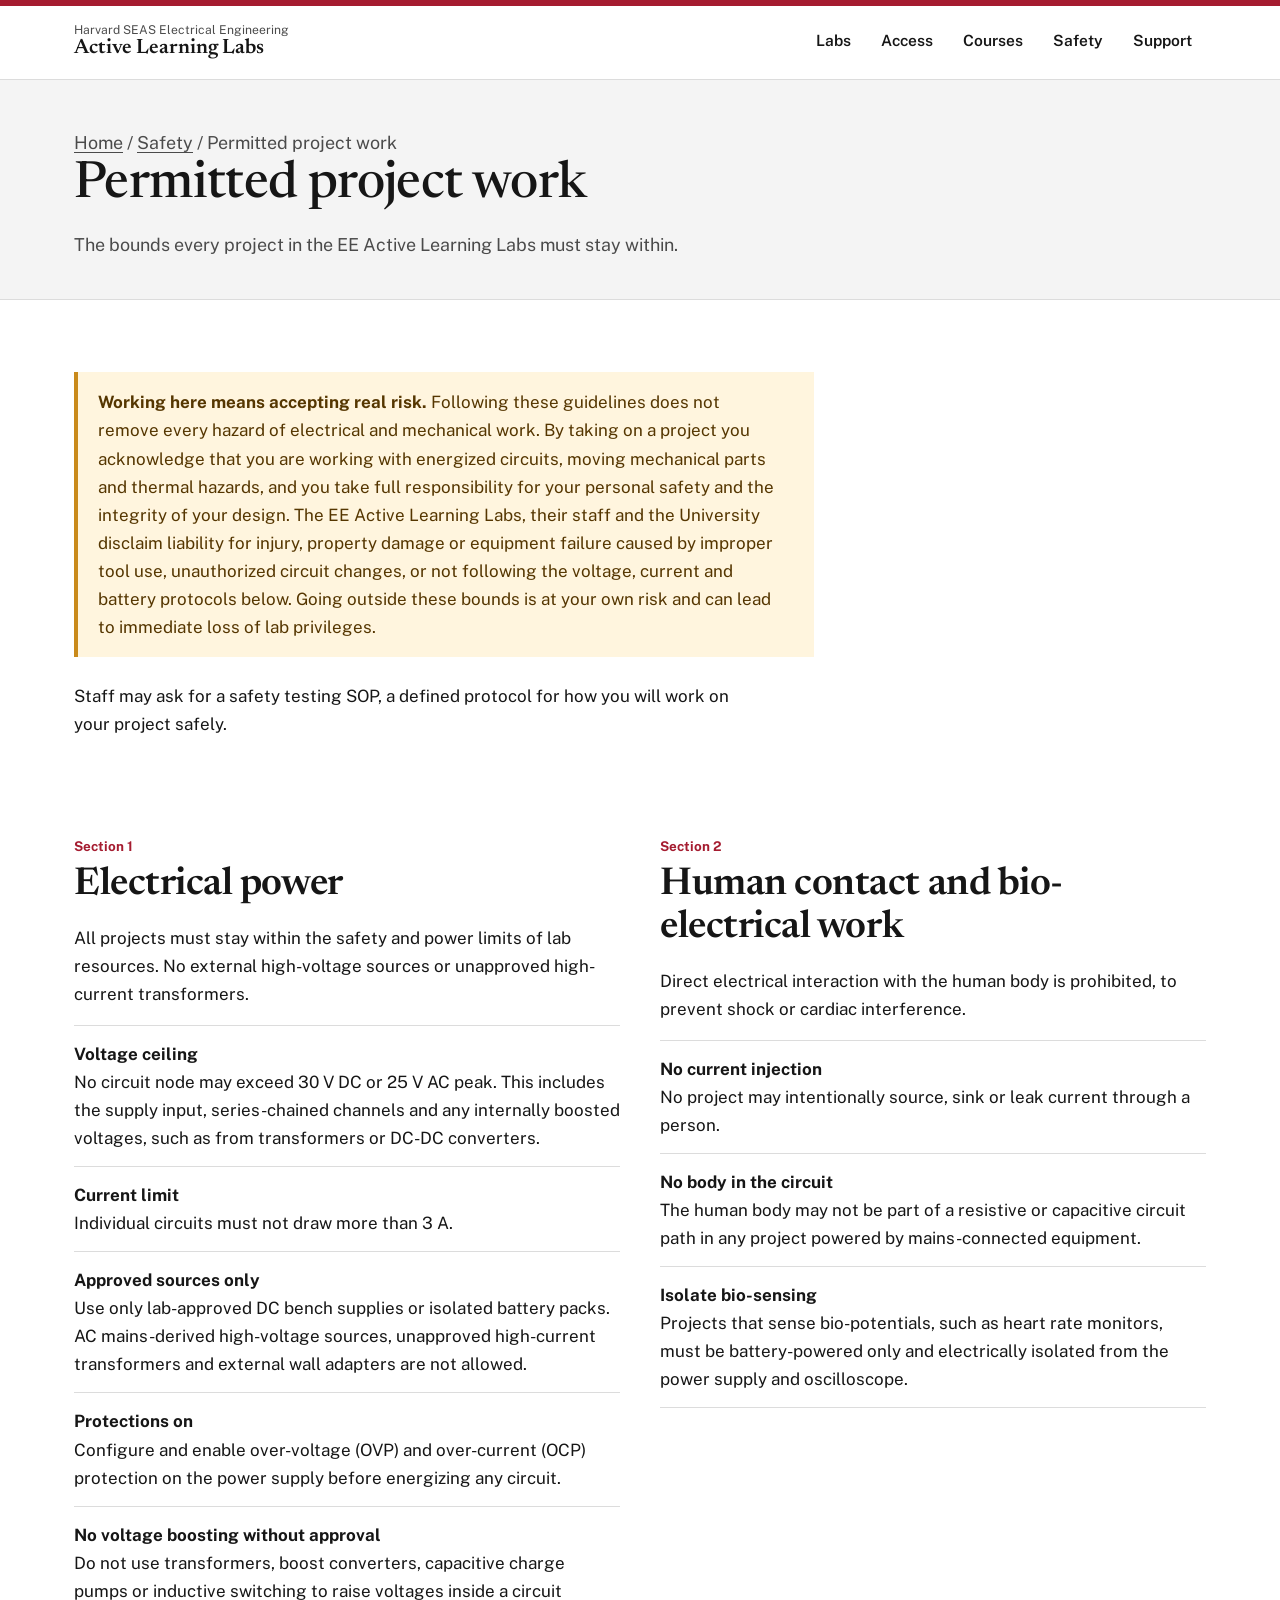
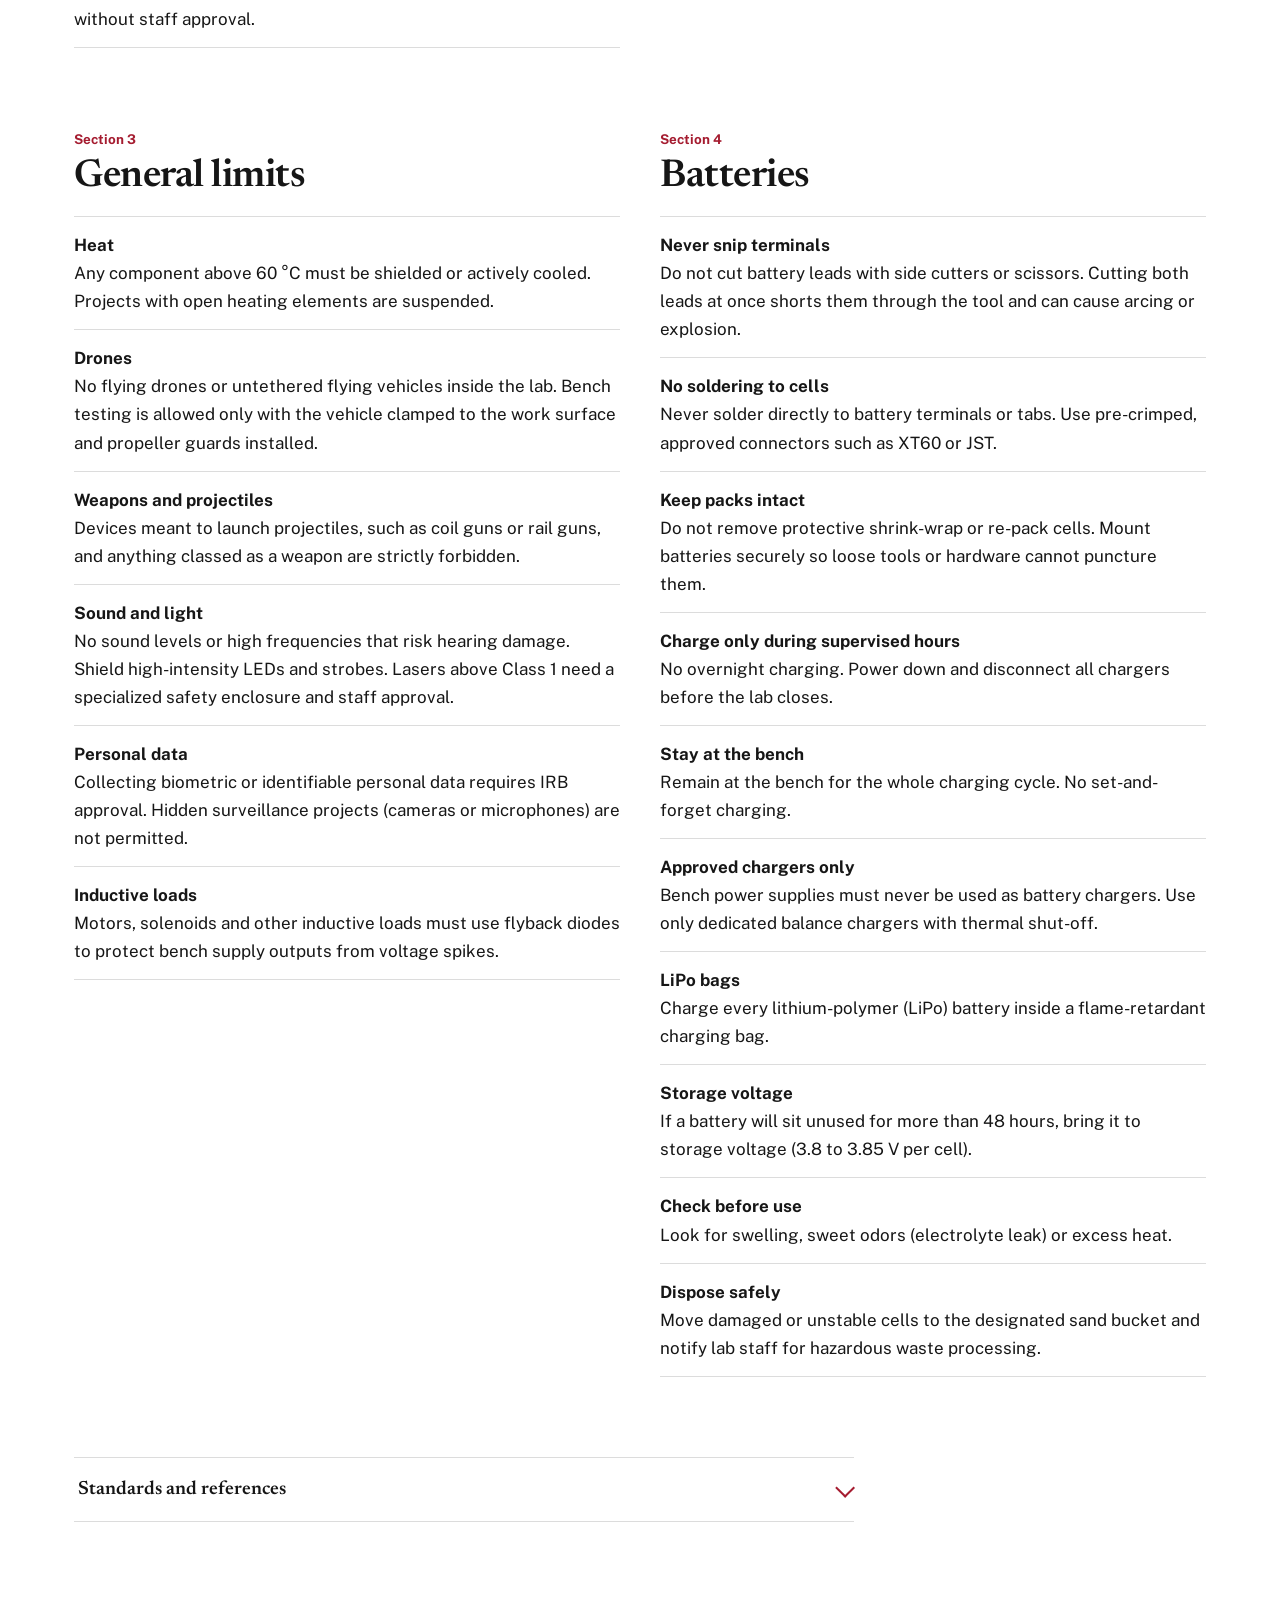
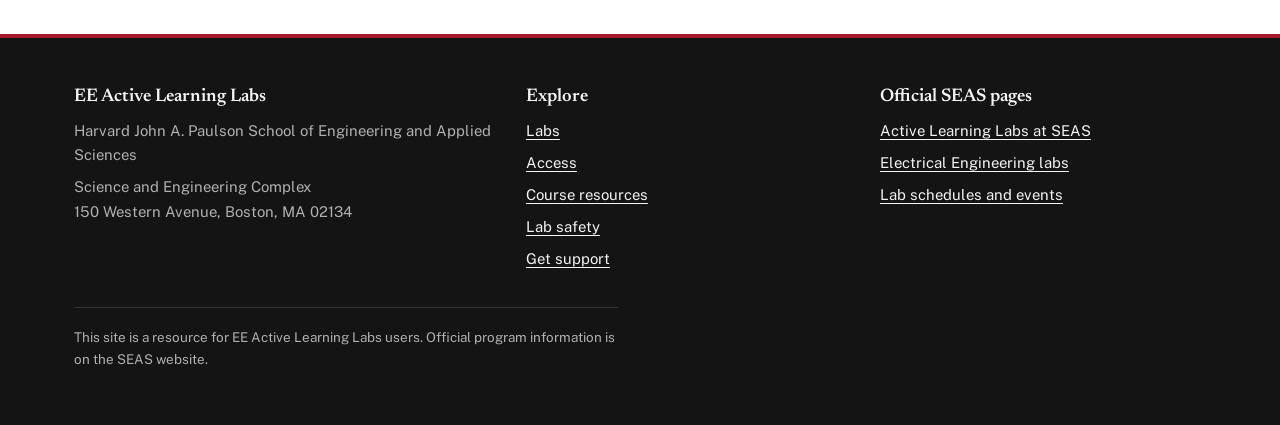
<file: projects/index.html>
<!doctype html>
<html lang="en">
<head>
<meta charset="utf-8">
<meta name="viewport" content="width=device-width, initial-scale=1, viewport-fit=cover">
<title>Permitted project work | EE Active Learning Labs</title>
<meta name="description" content="Limits on the type of project work students can do in the EE Active Learning Labs.">
<link rel="icon" href="../assets/img/favicon.svg" type="image/svg+xml">
<link rel="preconnect" href="https://fonts.googleapis.com"><link rel="preconnect" href="https://fonts.gstatic.com" crossorigin><link href="https://fonts.googleapis.com/css2?family=Newsreader:opsz,wght@6..72,500;6..72,600&family=Public+Sans:wght@400;600;700&display=swap" rel="stylesheet">
<link rel="stylesheet" href="../assets/css/site.css">
</head>
<body>
<a class="skip" href="#main">Skip to main content</a>
<header class="site"><div class="wrap site-in">
  <a class="brand" href="../"><span class="b1">Harvard SEAS Electrical Engineering</span><span class="b2">Active Learning Labs</span></a>
  <button class="menu-btn" id="menuBtn" aria-expanded="false" aria-controls="nav">Menu</button>
  <nav class="nav" id="nav" aria-label="Main"><ul><li><a href="../labs/">Labs</a></li><li><a href="../access/">Access</a></li><li><a href="../courses/">Courses</a></li><li><a href="../safety/">Safety</a></li><li><a href="../support/">Support</a></li></ul></nav>
</div></header>
<main id="main">
<section class="page-head"><div class="wrap"><p class="crumb"><a href="../">Home</a> / <a href="../safety/">Safety</a> / Permitted project work</p><h1>Permitted project work</h1><p>The bounds every project in the EE Active Learning Labs must stay within.</p></div></section>
<section class="s"><div class="wrap">
  <div class="callout warn"><p><b>Working here means accepting real risk.</b> Following these guidelines does not remove every hazard of electrical and mechanical work. By taking on a project you acknowledge that you are working with energized circuits, moving mechanical parts and thermal hazards, and you take full responsibility for your personal safety and the integrity of your design. The EE Active Learning Labs, their staff and the University disclaim liability for injury, property damage or equipment failure caused by improper tool use, unauthorized circuit changes, or not following the voltage, current and battery protocols below. Going outside these bounds is at your own risk and can lead to immediate loss of lab privileges.</p></div>
  <p>Staff may ask for a safety testing SOP, a defined protocol for how you will work on your project safely.</p>
</div></section>
<section class="s"><div class="wrap"><div class="cols">
  <div><span class="kicker">Section 1</span><h2>Electrical power</h2><p>All projects must stay within the safety and power limits of lab resources. No external high-voltage sources or unapproved high-current transformers.</p>
  <ul class="rules"><li><b>Voltage ceiling</b>No circuit node may exceed 30 V DC or 25 V AC peak. This includes the supply input, series-chained channels and any internally boosted voltages, such as from transformers or DC-DC converters.</li><li><b>Current limit</b>Individual circuits must not draw more than 3 A.</li><li><b>Approved sources only</b>Use only lab-approved DC bench supplies or isolated battery packs. AC mains-derived high-voltage sources, unapproved high-current transformers and external wall adapters are not allowed.</li><li><b>Protections on</b>Configure and enable over-voltage (OVP) and over-current (OCP) protection on the power supply before energizing any circuit.</li><li><b>No voltage boosting without approval</b>Do not use transformers, boost converters, capacitive charge pumps or inductive switching to raise voltages inside a circuit without staff approval.</li></ul></div>
  <div><span class="kicker">Section 2</span><h2>Human contact and bio-electrical work</h2><p>Direct electrical interaction with the human body is prohibited, to prevent shock or cardiac interference.</p>
  <ul class="rules"><li><b>No current injection</b>No project may intentionally source, sink or leak current through a person.</li><li><b>No body in the circuit</b>The human body may not be part of a resistive or capacitive circuit path in any project powered by mains-connected equipment.</li><li><b>Isolate bio-sensing</b>Projects that sense bio-potentials, such as heart rate monitors, must be battery-powered only and electrically isolated from the power supply and oscilloscope.</li></ul></div>
</div></div></section>
<section class="s"><div class="wrap"><div class="cols">
  <div><span class="kicker">Section 3</span><h2>General limits</h2>
  <ul class="rules"><li><b>Heat</b>Any component above 60 °C must be shielded or actively cooled. Projects with open heating elements are suspended.</li><li><b>Drones</b>No flying drones or untethered flying vehicles inside the lab. Bench testing is allowed only with the vehicle clamped to the work surface and propeller guards installed.</li><li><b>Weapons and projectiles</b>Devices meant to launch projectiles, such as coil guns or rail guns, and anything classed as a weapon are strictly forbidden.</li><li><b>Sound and light</b>No sound levels or high frequencies that risk hearing damage. Shield high-intensity LEDs and strobes. Lasers above Class 1 need a specialized safety enclosure and staff approval.</li><li><b>Personal data</b>Collecting biometric or identifiable personal data requires IRB approval. Hidden surveillance projects (cameras or microphones) are not permitted.</li><li><b>Inductive loads</b>Motors, solenoids and other inductive loads must use flyback diodes to protect bench supply outputs from voltage spikes.</li></ul></div>
  <div><span class="kicker">Section 4</span><h2>Batteries</h2>
  <ul class="rules"><li><b>Never snip terminals</b>Do not cut battery leads with side cutters or scissors. Cutting both leads at once shorts them through the tool and can cause arcing or explosion.</li><li><b>No soldering to cells</b>Never solder directly to battery terminals or tabs. Use pre-crimped, approved connectors such as XT60 or JST.</li><li><b>Keep packs intact</b>Do not remove protective shrink-wrap or re-pack cells. Mount batteries securely so loose tools or hardware cannot puncture them.</li><li><b>Charge only during supervised hours</b>No overnight charging. Power down and disconnect all chargers before the lab closes.</li><li><b>Stay at the bench</b>Remain at the bench for the whole charging cycle. No set-and-forget charging.</li><li><b>Approved chargers only</b>Bench power supplies must never be used as battery chargers. Use only dedicated balance chargers with thermal shut-off.</li><li><b>LiPo bags</b>Charge every lithium-polymer (LiPo) battery inside a flame-retardant charging bag.</li><li><b>Storage voltage</b>If a battery will sit unused for more than 48 hours, bring it to storage voltage (3.8 to 3.85 V per cell).</li><li><b>Check before use</b>Look for swelling, sweet odors (electrolyte leak) or excess heat.</li><li><b>Dispose safely</b>Move damaged or unstable cells to the designated sand bucket and notify lab staff for hazardous waste processing.</li></ul></div>
</div></div></section>
<section class="s"><div class="wrap">
  <details class="acc"><summary>Standards and references</summary><div><ul>
    <li>IEC/TR 61201:1992, Extra-low voltage (ELV), limit values. International Electrotechnical Commission.</li>
    <li>Rigol Technologies, DP832/DP832A Programmable Linear DC Power Supply datasheet.</li>
    <li>IEC 62368-1, Audio/video, information and communication technology equipment, Part 1: Safety requirements (touch-temperature limits).</li>
    <li>IEC 60825-1, Safety of laser products, Part 1: Equipment classification and requirements.</li>
    <li>ANSI Z136.1, American National Standard for Safe Use of Lasers. Laser Institute of America.</li>
    <li>National Fire Protection Association, Lithium-Ion Battery Safety Tip Sheet.</li>
    <li>Horizon Hobby and HobbyKing, LiPo battery storage voltage guidance.</li>
  </ul></div></details>
</div></section>
</main>
<footer class="foot"><div class="wrap">
  <div><b>EE Active Learning Labs</b><p>Harvard John A. Paulson School of Engineering and Applied Sciences</p><p>Science and Engineering Complex<br>150 Western Avenue, Boston, MA 02134</p></div>
  <div><b>Explore</b><p><a href="../labs/">Labs</a></p><p><a href="../access/">Access</a></p><p><a href="../courses/">Course resources</a></p><p><a href="../safety/">Lab safety</a></p><p><a href="../support/">Get support</a></p></div>
  <div><b>Official SEAS pages</b><p><a href="https://seas.harvard.edu/active-learning-labs" target="_blank" rel="noopener">Active Learning Labs at SEAS</a></p><p><a href="https://seas.harvard.edu/active-learning-labs/electrical-engineering" target="_blank" rel="noopener">Electrical Engineering labs</a></p><p><a href="https://seas.harvard.edu/active-learning-labs/events-lab-schedules" target="_blank" rel="noopener">Lab schedules and events</a></p></div>
  <p class="fine">This site is a resource for EE Active Learning Labs users. Official program information is on the SEAS website.</p>
</div></footer>
<script src="../assets/js/config.js"></script>
<script src="../assets/js/site.js"></script>

</body>
</html>
</file>
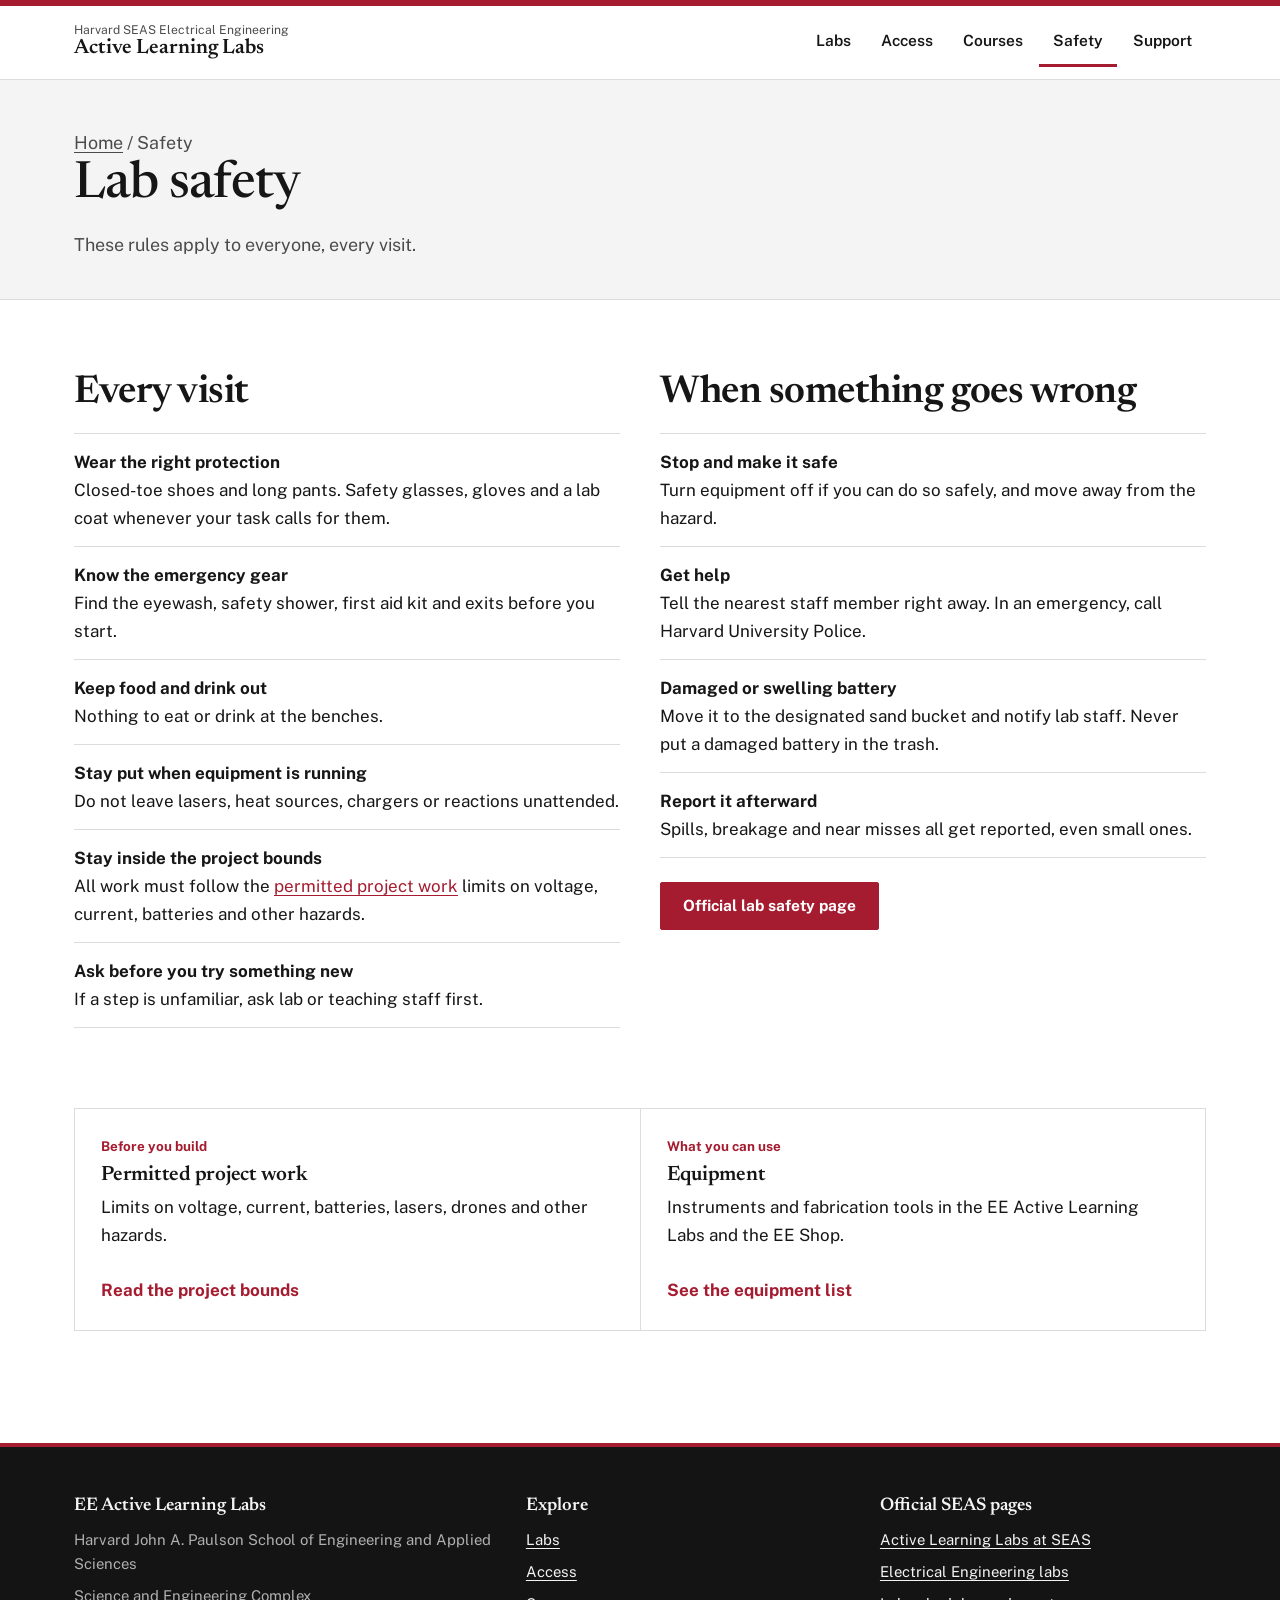
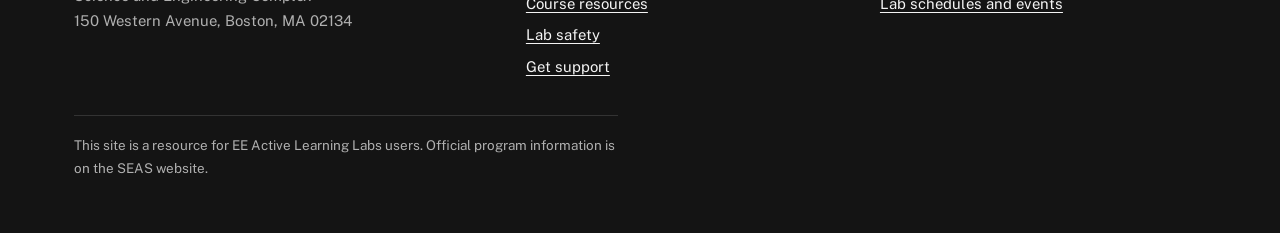
<file: safety/index.html>
<!doctype html>
<html lang="en">
<head>
<meta charset="utf-8">
<meta name="viewport" content="width=device-width, initial-scale=1, viewport-fit=cover">
<title>Lab safety | EE Active Learning Labs</title>
<meta name="description" content="Safety rules for the EE Active Learning Labs at Harvard SEAS.">
<link rel="icon" href="../assets/img/favicon.svg" type="image/svg+xml">
<link rel="preconnect" href="https://fonts.googleapis.com"><link rel="preconnect" href="https://fonts.gstatic.com" crossorigin><link href="https://fonts.googleapis.com/css2?family=Newsreader:opsz,wght@6..72,500;6..72,600&family=Public+Sans:wght@400;600;700&display=swap" rel="stylesheet">
<link rel="stylesheet" href="../assets/css/site.css">
</head>
<body>
<a class="skip" href="#main">Skip to main content</a>
<header class="site"><div class="wrap site-in">
  <a class="brand" href="../"><span class="b1">Harvard SEAS Electrical Engineering</span><span class="b2">Active Learning Labs</span></a>
  <button class="menu-btn" id="menuBtn" aria-expanded="false" aria-controls="nav">Menu</button>
  <nav class="nav" id="nav" aria-label="Main"><ul><li><a href="../labs/">Labs</a></li><li><a href="../access/">Access</a></li><li><a href="../courses/">Courses</a></li><li><a href="../safety/" aria-current="page">Safety</a></li><li><a href="../support/">Support</a></li></ul></nav>
</div></header>
<main id="main">
<section class="page-head"><div class="wrap"><p class="crumb"><a href="../">Home</a> / Safety</p><h1>Lab safety</h1><p>These rules apply to everyone, every visit.</p></div></section>
<section class="s"><div class="wrap"><div class="cols">
  <div><h2>Every visit</h2>
  <ul class="rules"><li><b>Wear the right protection</b>Closed-toe shoes and long pants. Safety glasses, gloves and a lab coat whenever your task calls for them.</li><li><b>Know the emergency gear</b>Find the eyewash, safety shower, first aid kit and exits before you start.</li><li><b>Keep food and drink out</b>Nothing to eat or drink at the benches.</li><li><b>Stay put when equipment is running</b>Do not leave lasers, heat sources, chargers or reactions unattended.</li><li><b>Stay inside the project bounds</b>All work must follow the <a href="../projects/">permitted project work</a> limits on voltage, current, batteries and other hazards.</li><li><b>Ask before you try something new</b>If a step is unfamiliar, ask lab or teaching staff first.</li></ul></div>
  <div><h2>When something goes wrong</h2>
  <ul class="rules"><li><b>Stop and make it safe</b>Turn equipment off if you can do so safely, and move away from the hazard.</li><li><b>Get help</b>Tell the nearest staff member right away. In an emergency, call Harvard University Police.</li><li><b>Damaged or swelling battery</b>Move it to the designated sand bucket and notify lab staff. Never put a damaged battery in the trash.</li><li><b>Report it afterward</b>Spills, breakage and near misses all get reported, even small ones.</li></ul>
  <p style="margin-top:24px"><a class="btn" href="https://seas.harvard.edu/active-learning-labs/course-support/lab-safety" target="_blank" rel="noopener">Official lab safety page</a></p></div>
</div></div></section>

<section class="s"><div class="wrap">
  <div class="grid c2">
    <a class="tile" href="../projects/"><span class="kicker">Before you build</span><h3>Permitted project work</h3><p>Limits on voltage, current, batteries, lasers, drones and other hazards.</p><span class="go">Read the project bounds</span></a>
    <a class="tile" href="../equipment/"><span class="kicker">What you can use</span><h3>Equipment</h3><p>Instruments and fabrication tools in the EE Active Learning Labs and the EE Shop.</p><span class="go">See the equipment list</span></a>
  </div>
</div></section>
</main>
<footer class="foot"><div class="wrap">
  <div><b>EE Active Learning Labs</b><p>Harvard John A. Paulson School of Engineering and Applied Sciences</p><p>Science and Engineering Complex<br>150 Western Avenue, Boston, MA 02134</p></div>
  <div><b>Explore</b><p><a href="../labs/">Labs</a></p><p><a href="../access/">Access</a></p><p><a href="../courses/">Course resources</a></p><p><a href="../safety/">Lab safety</a></p><p><a href="../support/">Get support</a></p></div>
  <div><b>Official SEAS pages</b><p><a href="https://seas.harvard.edu/active-learning-labs" target="_blank" rel="noopener">Active Learning Labs at SEAS</a></p><p><a href="https://seas.harvard.edu/active-learning-labs/electrical-engineering" target="_blank" rel="noopener">Electrical Engineering labs</a></p><p><a href="https://seas.harvard.edu/active-learning-labs/events-lab-schedules" target="_blank" rel="noopener">Lab schedules and events</a></p></div>
  <p class="fine">This site is a resource for EE Active Learning Labs users. Official program information is on the SEAS website.</p>
</div></footer>
<script src="../assets/js/config.js"></script>
<script src="../assets/js/site.js"></script>

</body>
</html>
</file>
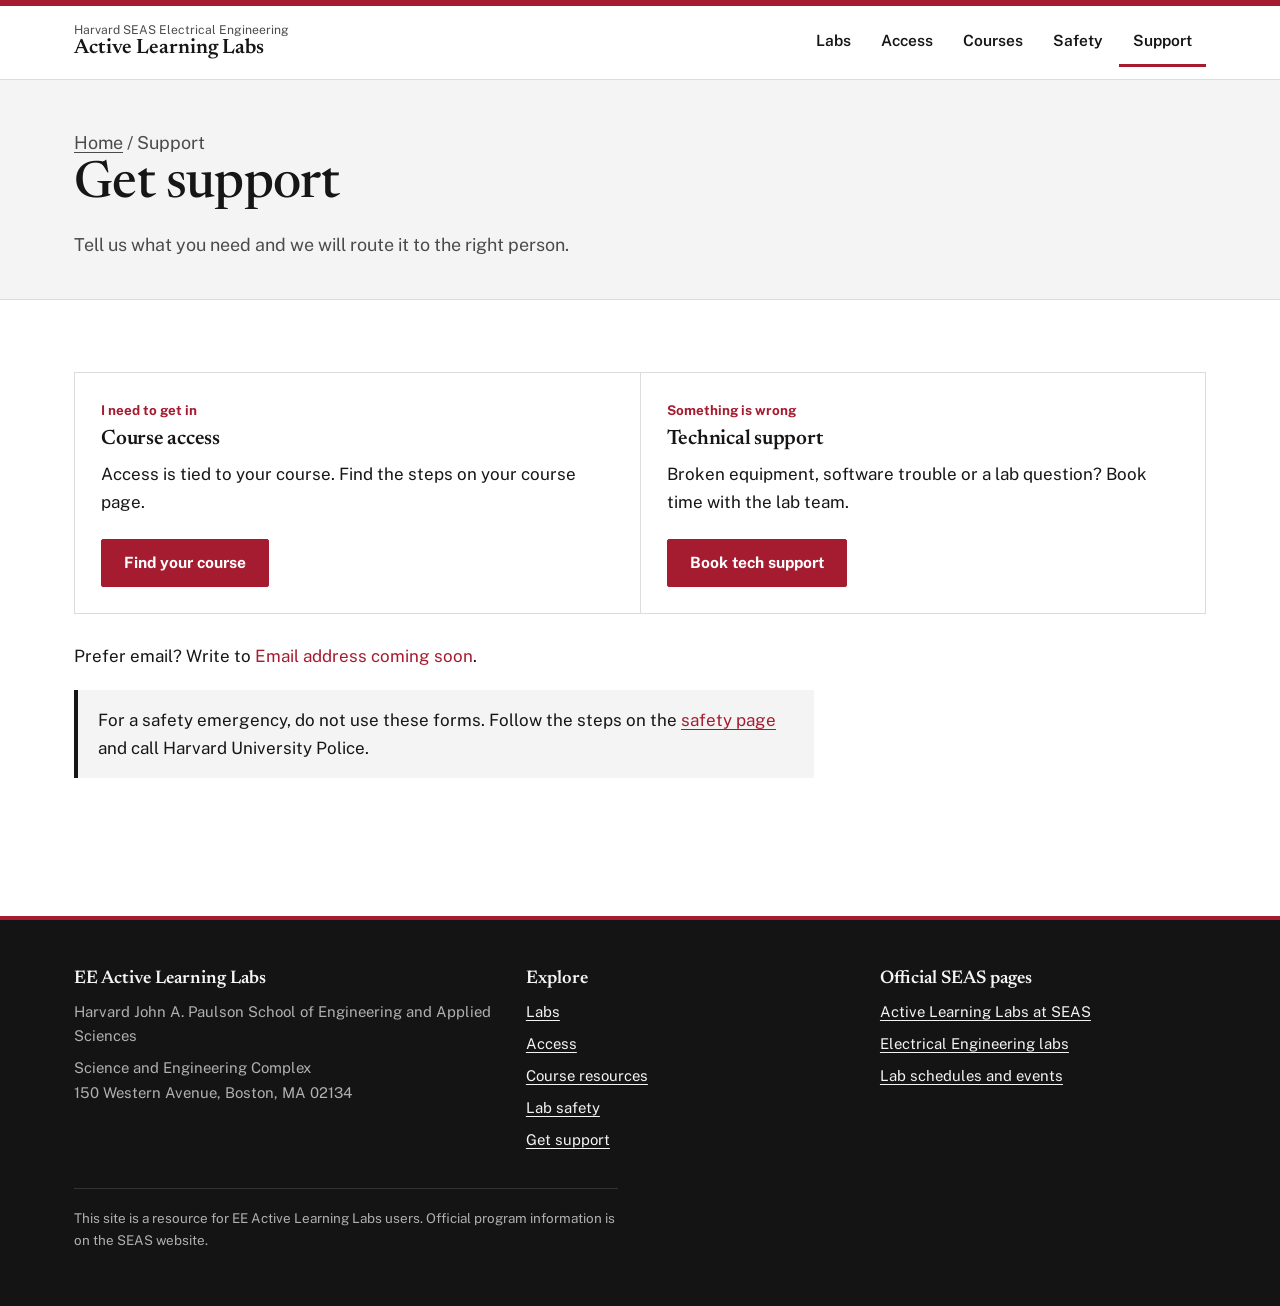
<file: support/index.html>
<!doctype html>
<html lang="en">
<head>
<meta charset="utf-8">
<meta name="viewport" content="width=device-width, initial-scale=1, viewport-fit=cover">
<title>Support | EE Active Learning Labs</title>
<meta name="description" content="Request lab access or technical support for the EE Active Learning Labs.">
<link rel="icon" href="../assets/img/favicon.svg" type="image/svg+xml">
<link rel="preconnect" href="https://fonts.googleapis.com"><link rel="preconnect" href="https://fonts.gstatic.com" crossorigin><link href="https://fonts.googleapis.com/css2?family=Newsreader:opsz,wght@6..72,500;6..72,600&family=Public+Sans:wght@400;600;700&display=swap" rel="stylesheet">
<link rel="stylesheet" href="../assets/css/site.css">
</head>
<body>
<a class="skip" href="#main">Skip to main content</a>
<header class="site"><div class="wrap site-in">
  <a class="brand" href="../"><span class="b1">Harvard SEAS Electrical Engineering</span><span class="b2">Active Learning Labs</span></a>
  <button class="menu-btn" id="menuBtn" aria-expanded="false" aria-controls="nav">Menu</button>
  <nav class="nav" id="nav" aria-label="Main"><ul><li><a href="../labs/">Labs</a></li><li><a href="../access/">Access</a></li><li><a href="../courses/">Courses</a></li><li><a href="../safety/">Safety</a></li><li><a href="../support/" aria-current="page">Support</a></li></ul></nav>
</div></header>
<main id="main">
<section class="page-head"><div class="wrap"><p class="crumb"><a href="../">Home</a> / Support</p><h1>Get support</h1><p>Tell us what you need and we will route it to the right person.</p></div></section>
<section class="s"><div class="wrap">
  <div class="grid c2">
    <div><span class="kicker">I need to get in</span><h3>Course access</h3><p>Access is tied to your course. Find the steps on your course page.</p><a class="btn primary" href="../courses/">Find your course</a></div>
    <div><span class="kicker">Something is wrong</span><h3>Technical support</h3><p>Broken equipment, software trouble or a lab question? Book time with the lab team.</p><a class="btn primary" data-link="booking">Book tech support</a></div>
  </div>
  <p style="margin-top:28px">Prefer email? Write to <a data-mail>the lab inbox</a>.</p>
  <div class="callout" style="margin-top:20px"><p>For a safety emergency, do not use these forms. Follow the steps on the <a href="../safety/">safety page</a> and call Harvard University Police.</p></div>
</div></section>
</main>
<footer class="foot"><div class="wrap">
  <div><b>EE Active Learning Labs</b><p>Harvard John A. Paulson School of Engineering and Applied Sciences</p><p>Science and Engineering Complex<br>150 Western Avenue, Boston, MA 02134</p></div>
  <div><b>Explore</b><p><a href="../labs/">Labs</a></p><p><a href="../access/">Access</a></p><p><a href="../courses/">Course resources</a></p><p><a href="../safety/">Lab safety</a></p><p><a href="../support/">Get support</a></p></div>
  <div><b>Official SEAS pages</b><p><a href="https://seas.harvard.edu/active-learning-labs" target="_blank" rel="noopener">Active Learning Labs at SEAS</a></p><p><a href="https://seas.harvard.edu/active-learning-labs/electrical-engineering" target="_blank" rel="noopener">Electrical Engineering labs</a></p><p><a href="https://seas.harvard.edu/active-learning-labs/events-lab-schedules" target="_blank" rel="noopener">Lab schedules and events</a></p></div>
  <p class="fine">This site is a resource for EE Active Learning Labs users. Official program information is on the SEAS website.</p>
</div></footer>
<script src="../assets/js/config.js"></script>
<script src="../assets/js/site.js"></script>

</body>
</html>
</file>
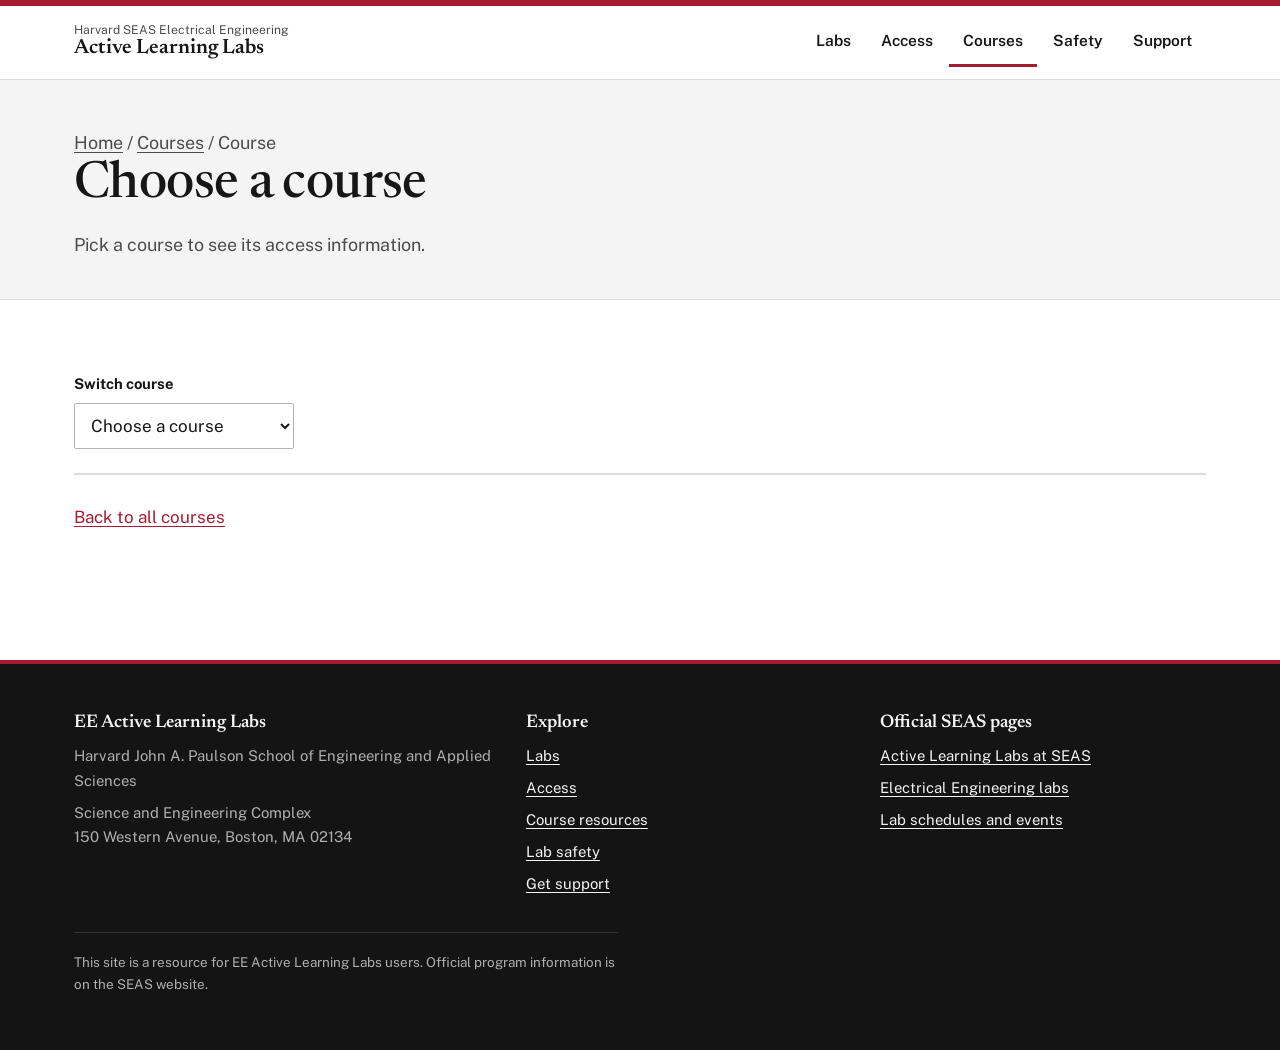
<file: courses/course/index.html>
<!doctype html>
<html lang="en">
<head>
<meta charset="utf-8">
<meta name="viewport" content="width=device-width, initial-scale=1, viewport-fit=cover">
<title>Course | EE Active Learning Labs</title>
<meta name="description" content="Access information, tech support and lab guides for a course supported by the EE Active Learning Labs.">
<link rel="icon" href="../../assets/img/favicon.svg" type="image/svg+xml">
<link rel="preconnect" href="https://fonts.googleapis.com"><link rel="preconnect" href="https://fonts.gstatic.com" crossorigin><link href="https://fonts.googleapis.com/css2?family=Newsreader:opsz,wght@6..72,500;6..72,600&family=Public+Sans:wght@400;600;700&display=swap" rel="stylesheet">
<link rel="stylesheet" href="../../assets/css/site.css">
</head>
<body>
<a class="skip" href="#main">Skip to main content</a>
<header class="site"><div class="wrap site-in">
  <a class="brand" href="../../"><span class="b1">Harvard SEAS Electrical Engineering</span><span class="b2">Active Learning Labs</span></a>
  <button class="menu-btn" id="menuBtn" aria-expanded="false" aria-controls="nav">Menu</button>
  <nav class="nav" id="nav" aria-label="Main"><ul><li><a href="../../labs/">Labs</a></li><li><a href="../../access/">Access</a></li><li><a href="../../courses/" aria-current="page">Courses</a></li><li><a href="../../safety/">Safety</a></li><li><a href="../../support/">Support</a></li></ul></nav>
</div></header>
<main id="main">
<section class="page-head"><div class="wrap"><p class="crumb"><a href="../../">Home</a> / <a href="../">Courses</a> / <span id="crumbCode">Course</span></p><h1 id="cName">Choose a course</h1><p id="cTitle">Pick a course to see its access information.</p></div></section>
<section class="s"><div class="wrap">
  <div class="switch"><label class="f" for="sw">Switch course</label><select id="sw"></select></div>
  <div class="grid c3" id="cCards"></div>
  <div id="cExtras"></div>
  <p style="margin-top:28px"><a href="../">Back to all courses</a></p>
</div></section>
</main>
<footer class="foot"><div class="wrap">
  <div><b>EE Active Learning Labs</b><p>Harvard John A. Paulson School of Engineering and Applied Sciences</p><p>Science and Engineering Complex<br>150 Western Avenue, Boston, MA 02134</p></div>
  <div><b>Explore</b><p><a href="../../labs/">Labs</a></p><p><a href="../../access/">Access</a></p><p><a href="../../courses/">Course resources</a></p><p><a href="../../safety/">Lab safety</a></p><p><a href="../../support/">Get support</a></p></div>
  <div><b>Official SEAS pages</b><p><a href="https://seas.harvard.edu/active-learning-labs" target="_blank" rel="noopener">Active Learning Labs at SEAS</a></p><p><a href="https://seas.harvard.edu/active-learning-labs/electrical-engineering" target="_blank" rel="noopener">Electrical Engineering labs</a></p><p><a href="https://seas.harvard.edu/active-learning-labs/events-lab-schedules" target="_blank" rel="noopener">Lab schedules and events</a></p></div>
  <p class="fine">This site is a resource for EE Active Learning Labs users. Official program information is on the SEAS website.</p>
</div></footer>
<script src="../../assets/js/config.js"></script>
<script src="../../assets/js/site.js"></script>
<script src="../../assets/js/courses.js"></script>
<script src="../../assets/js/courses-ui.js"></script>
</body>
</html>
</file>
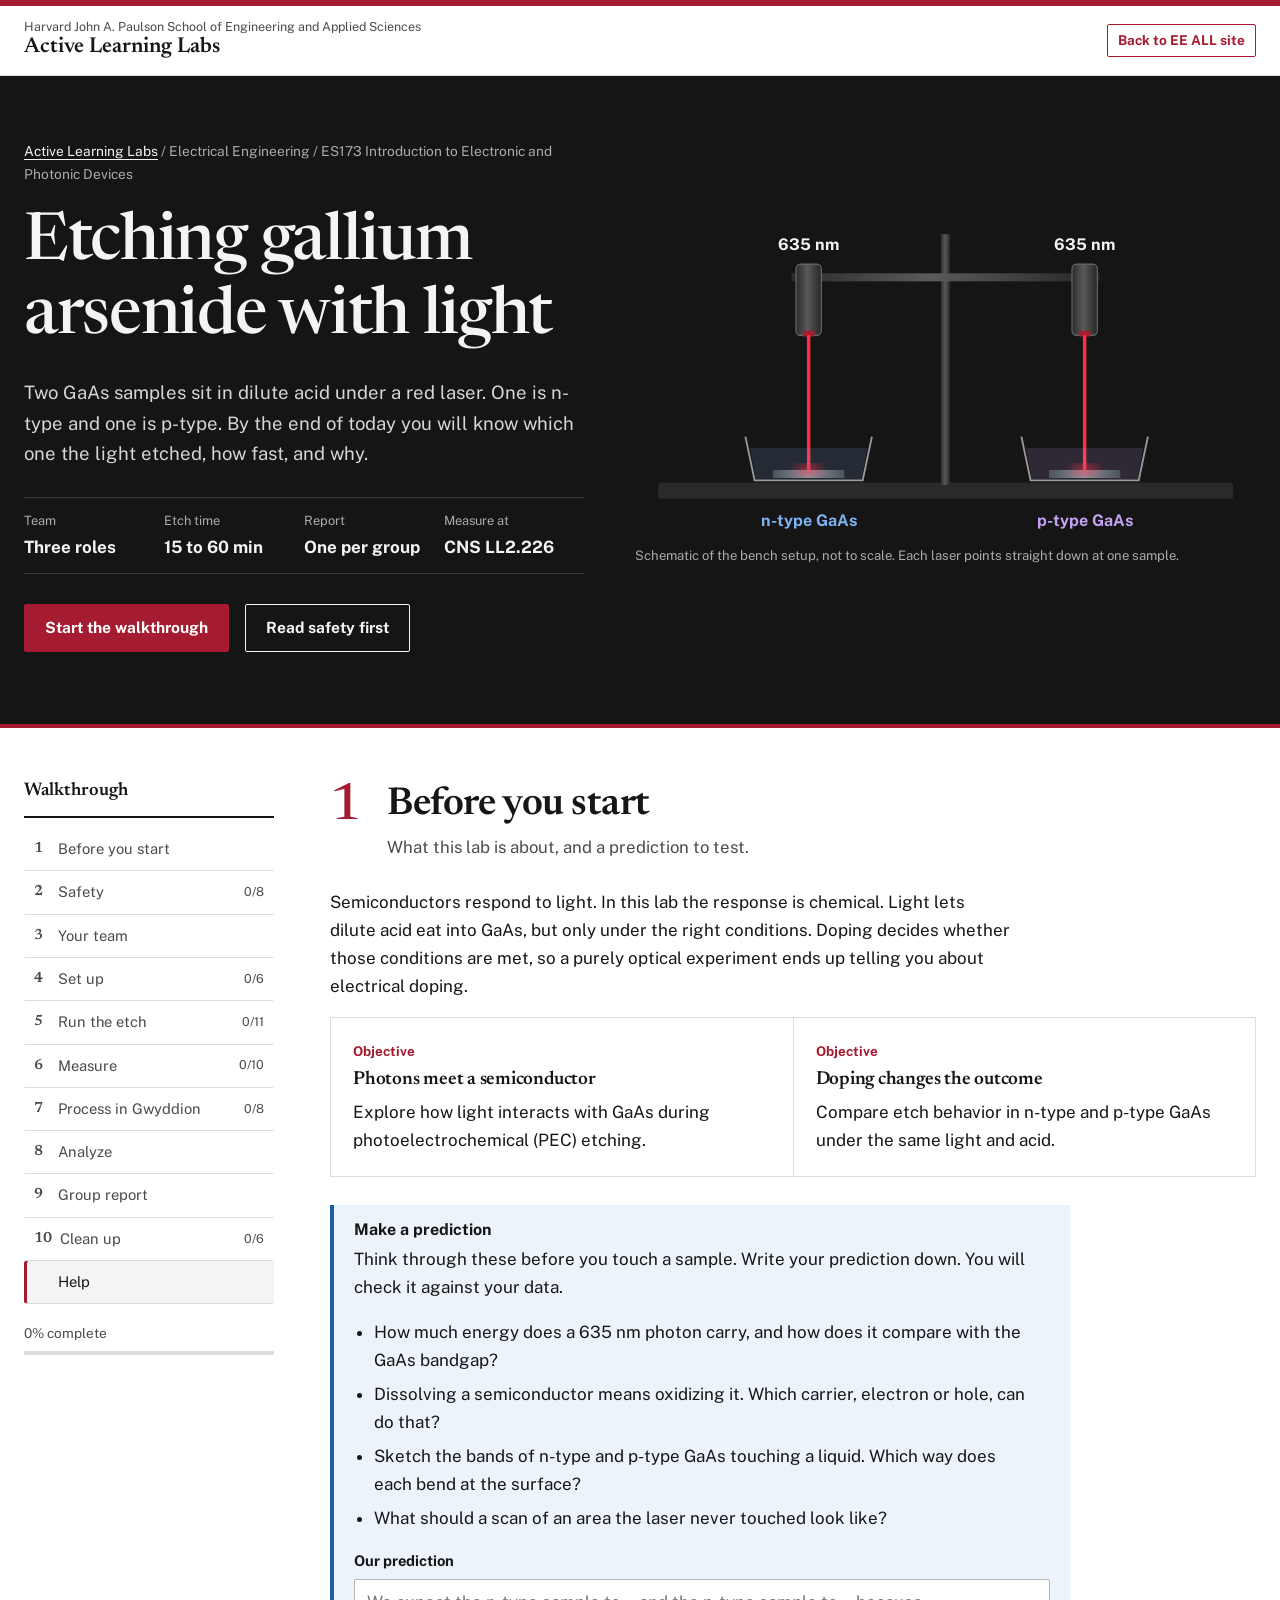
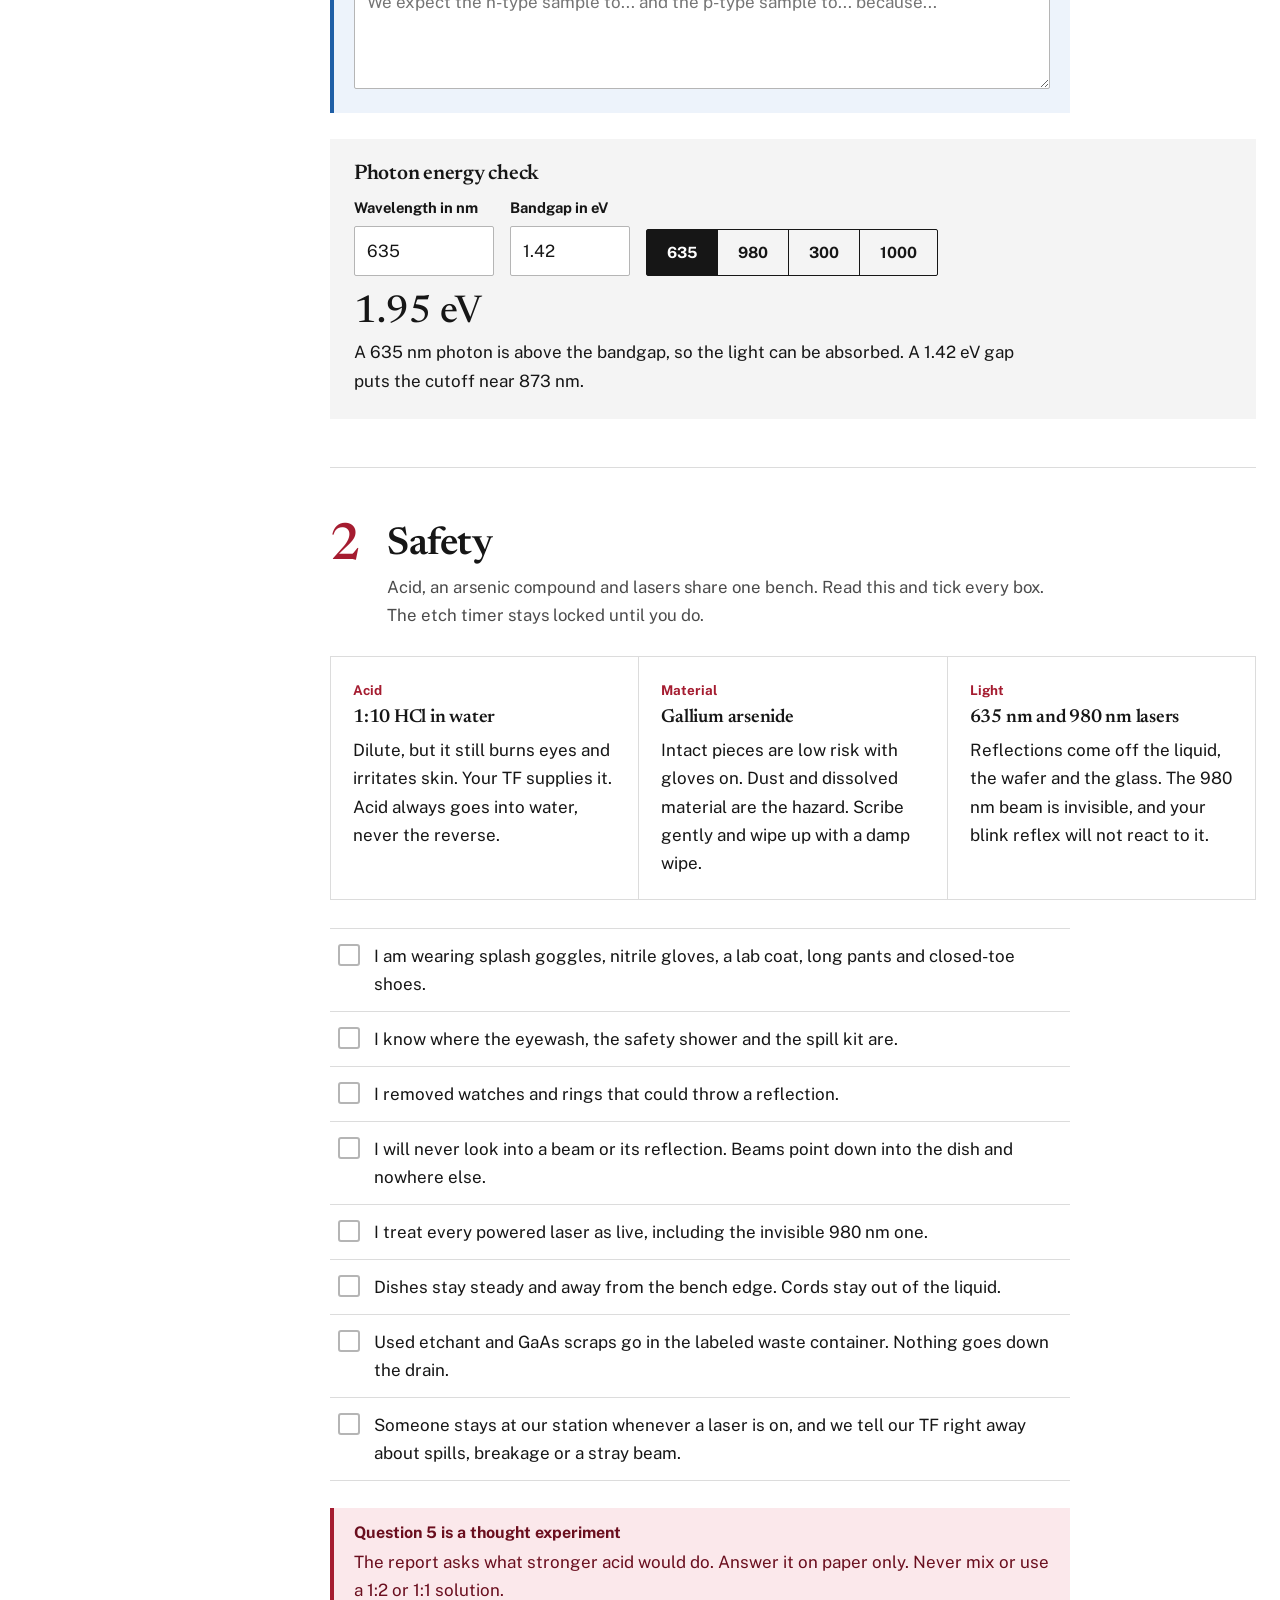
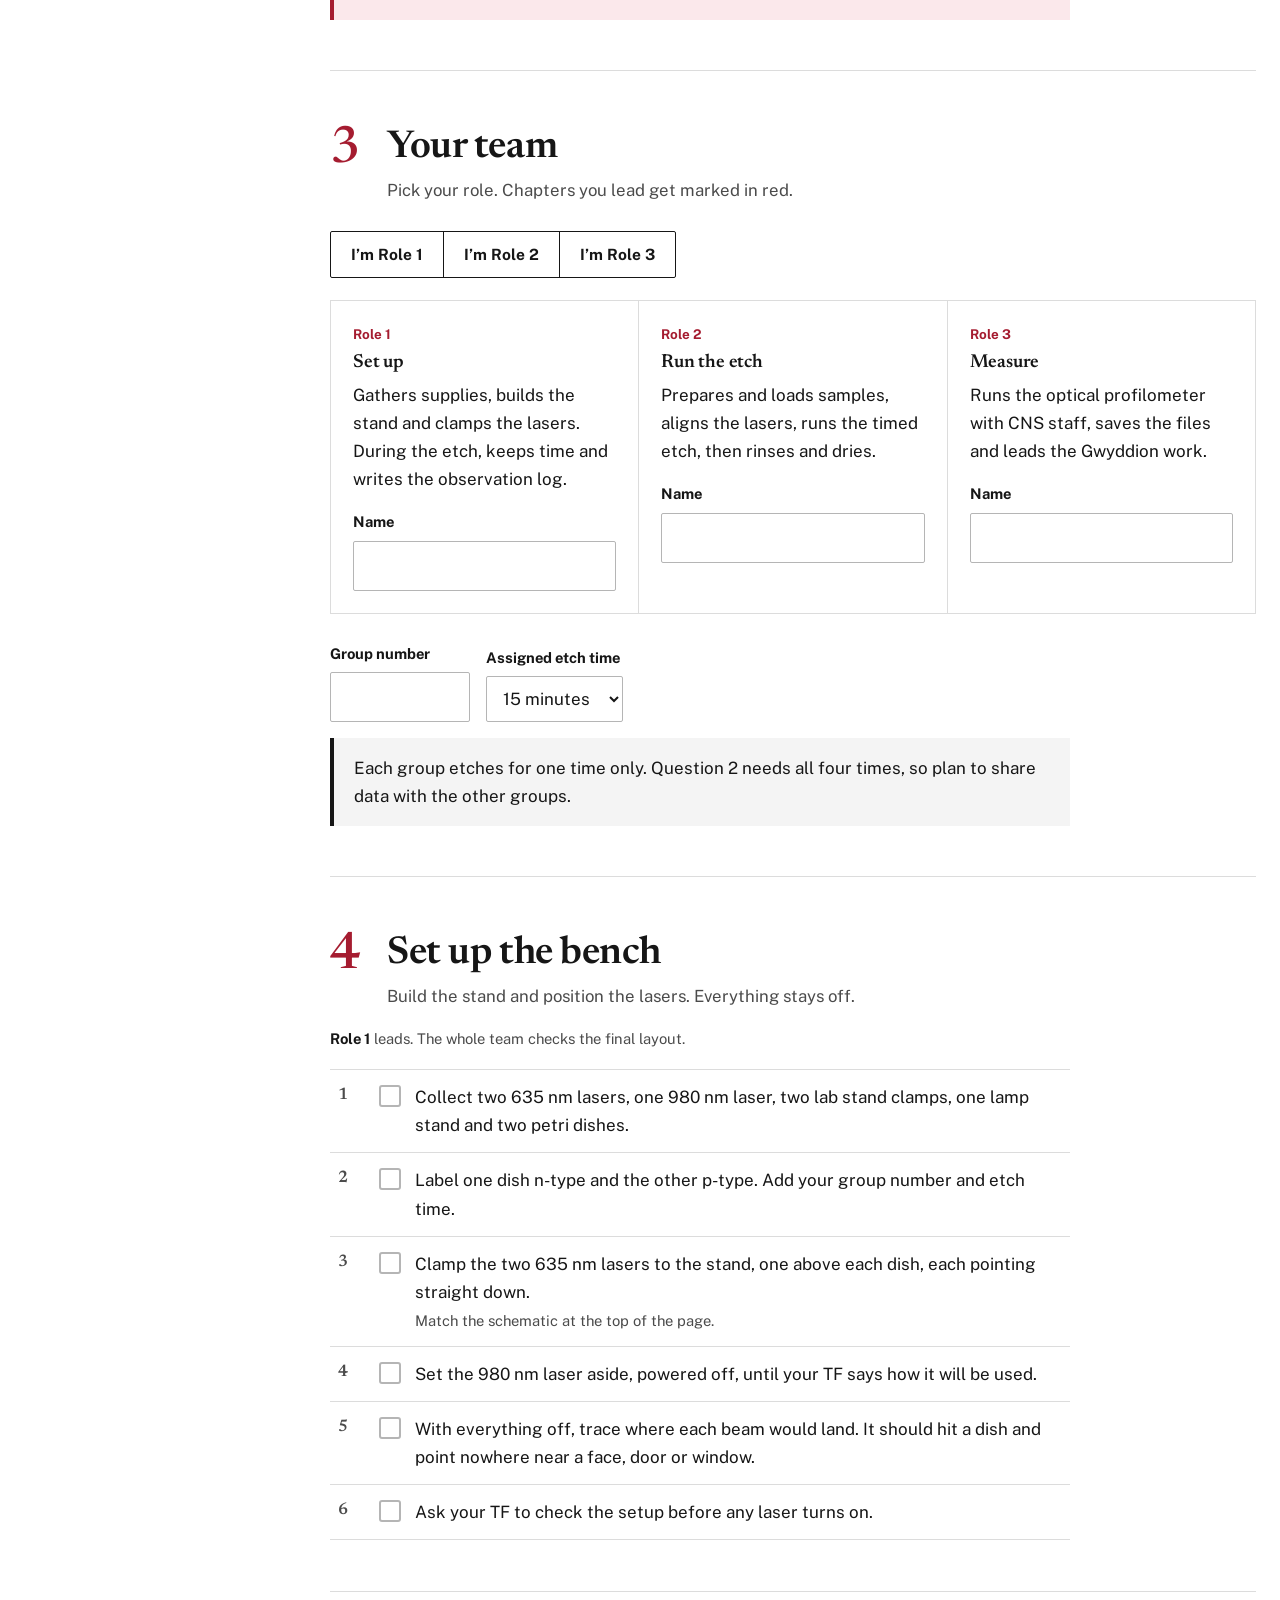
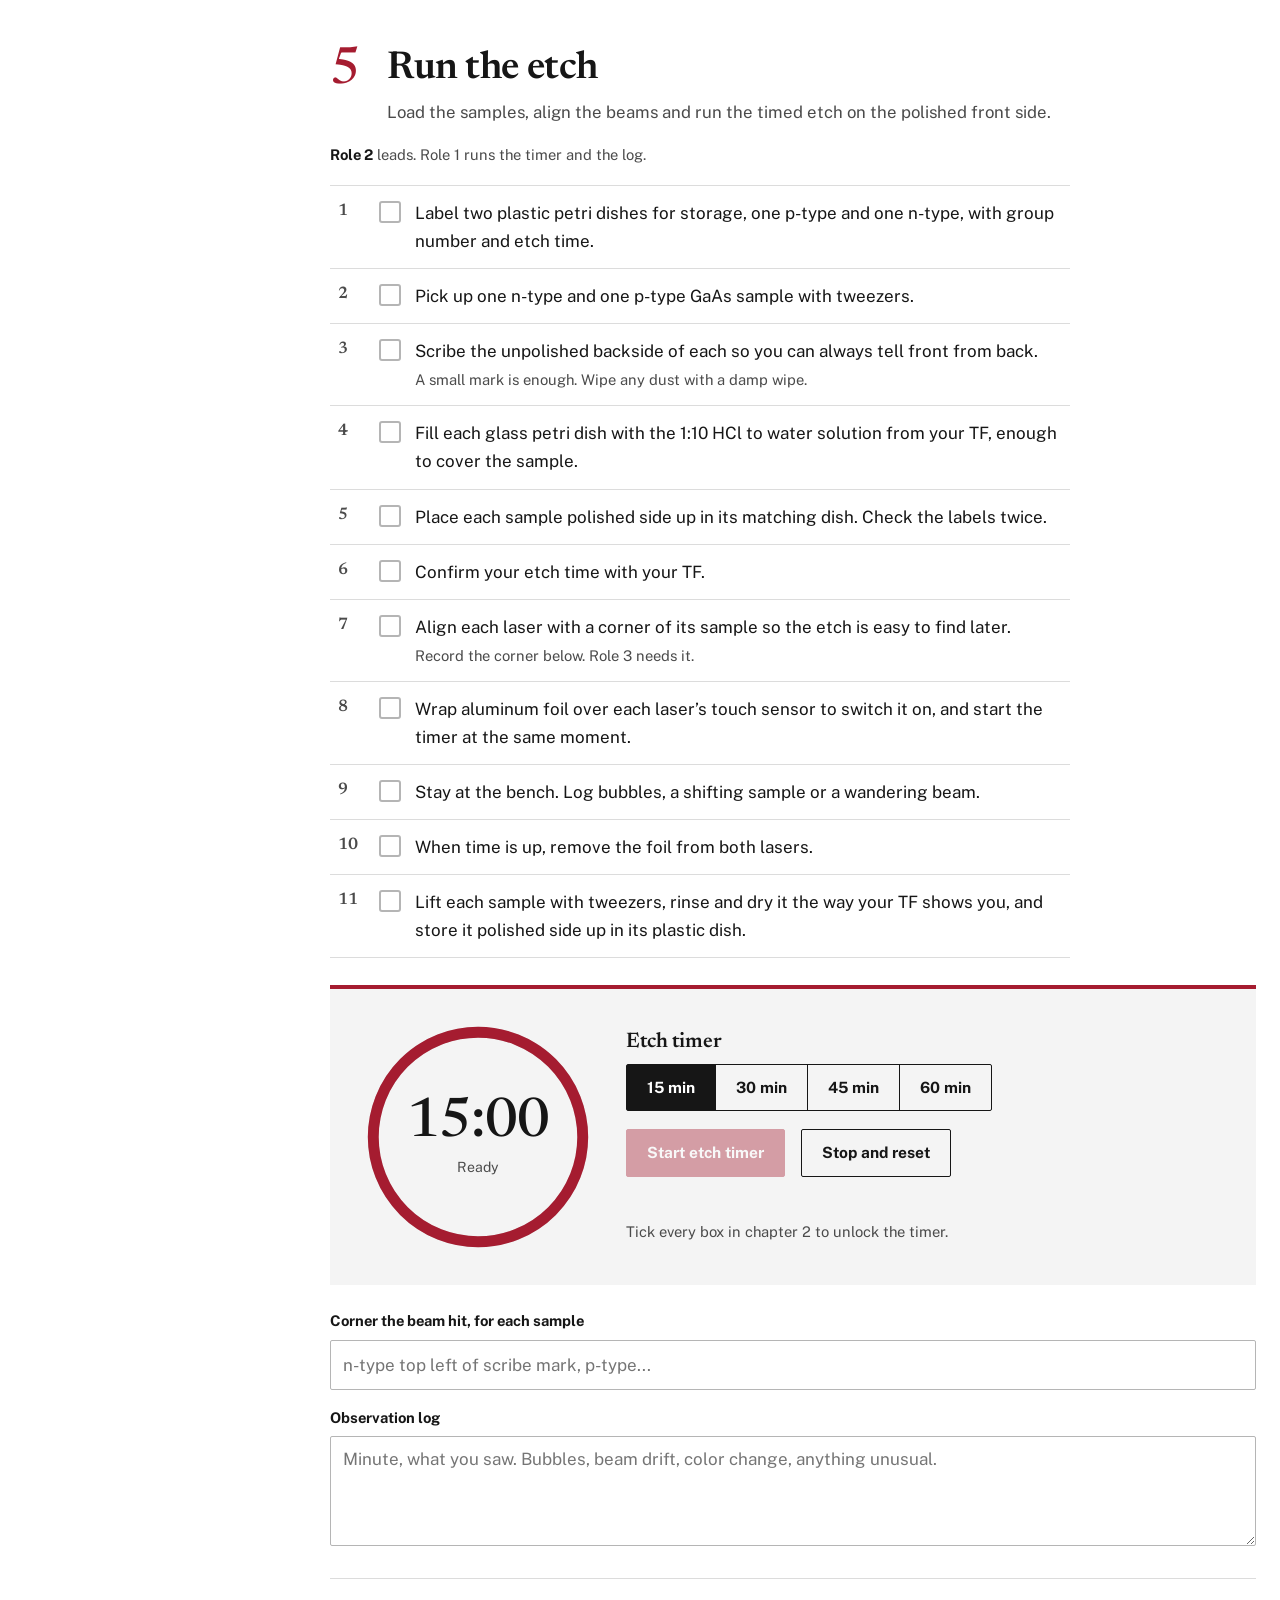
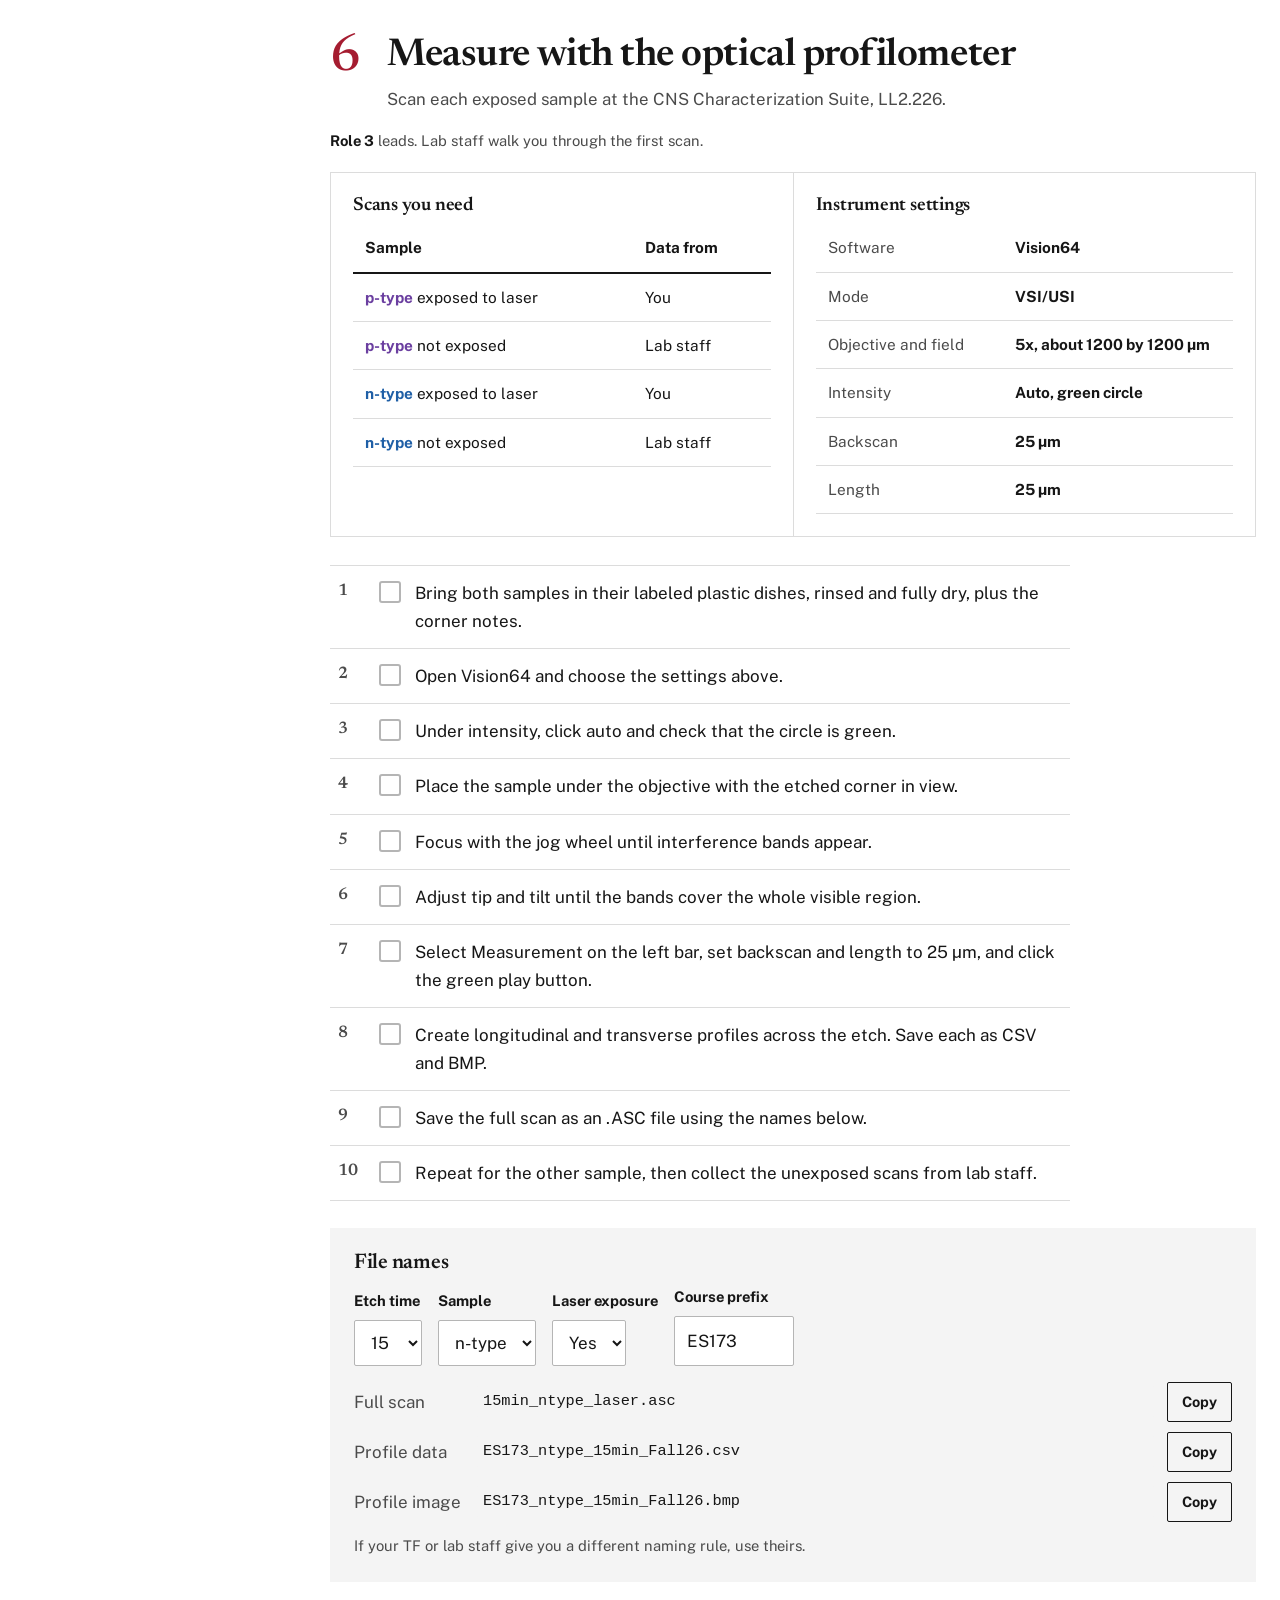
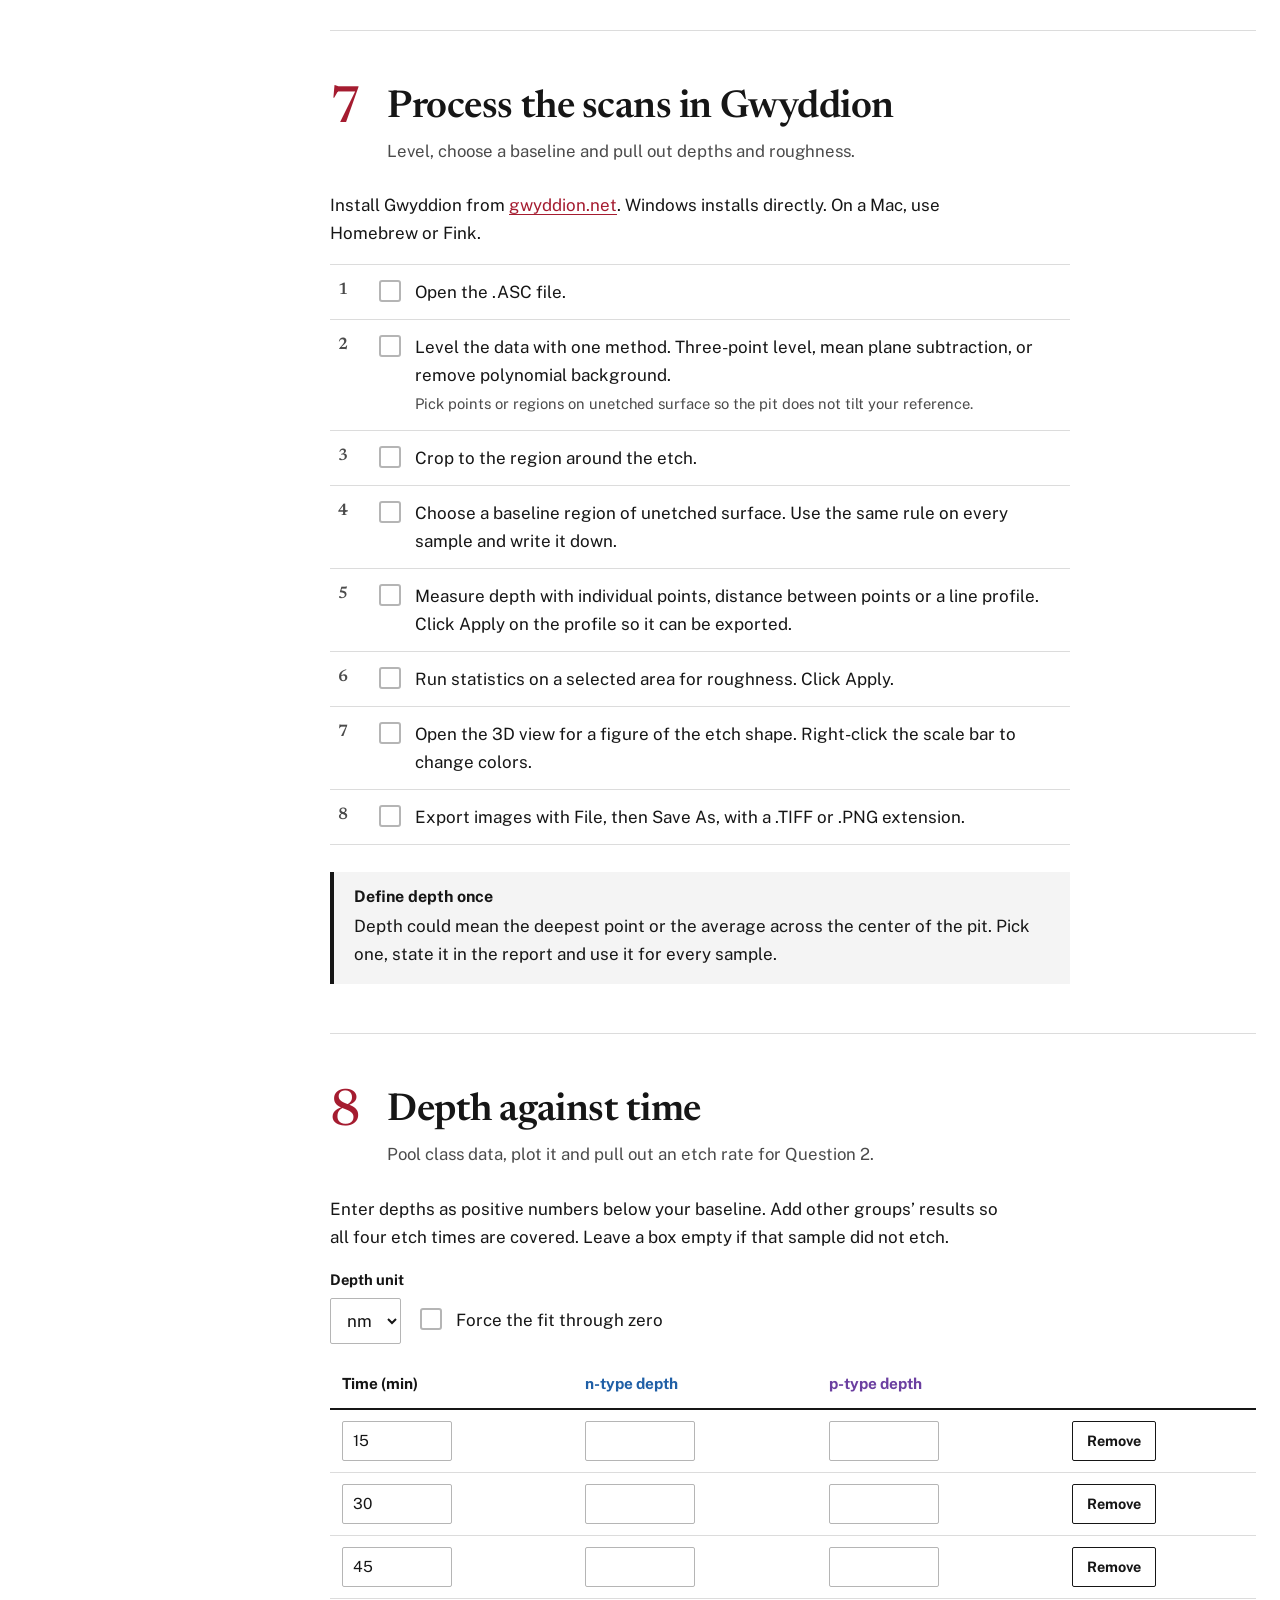
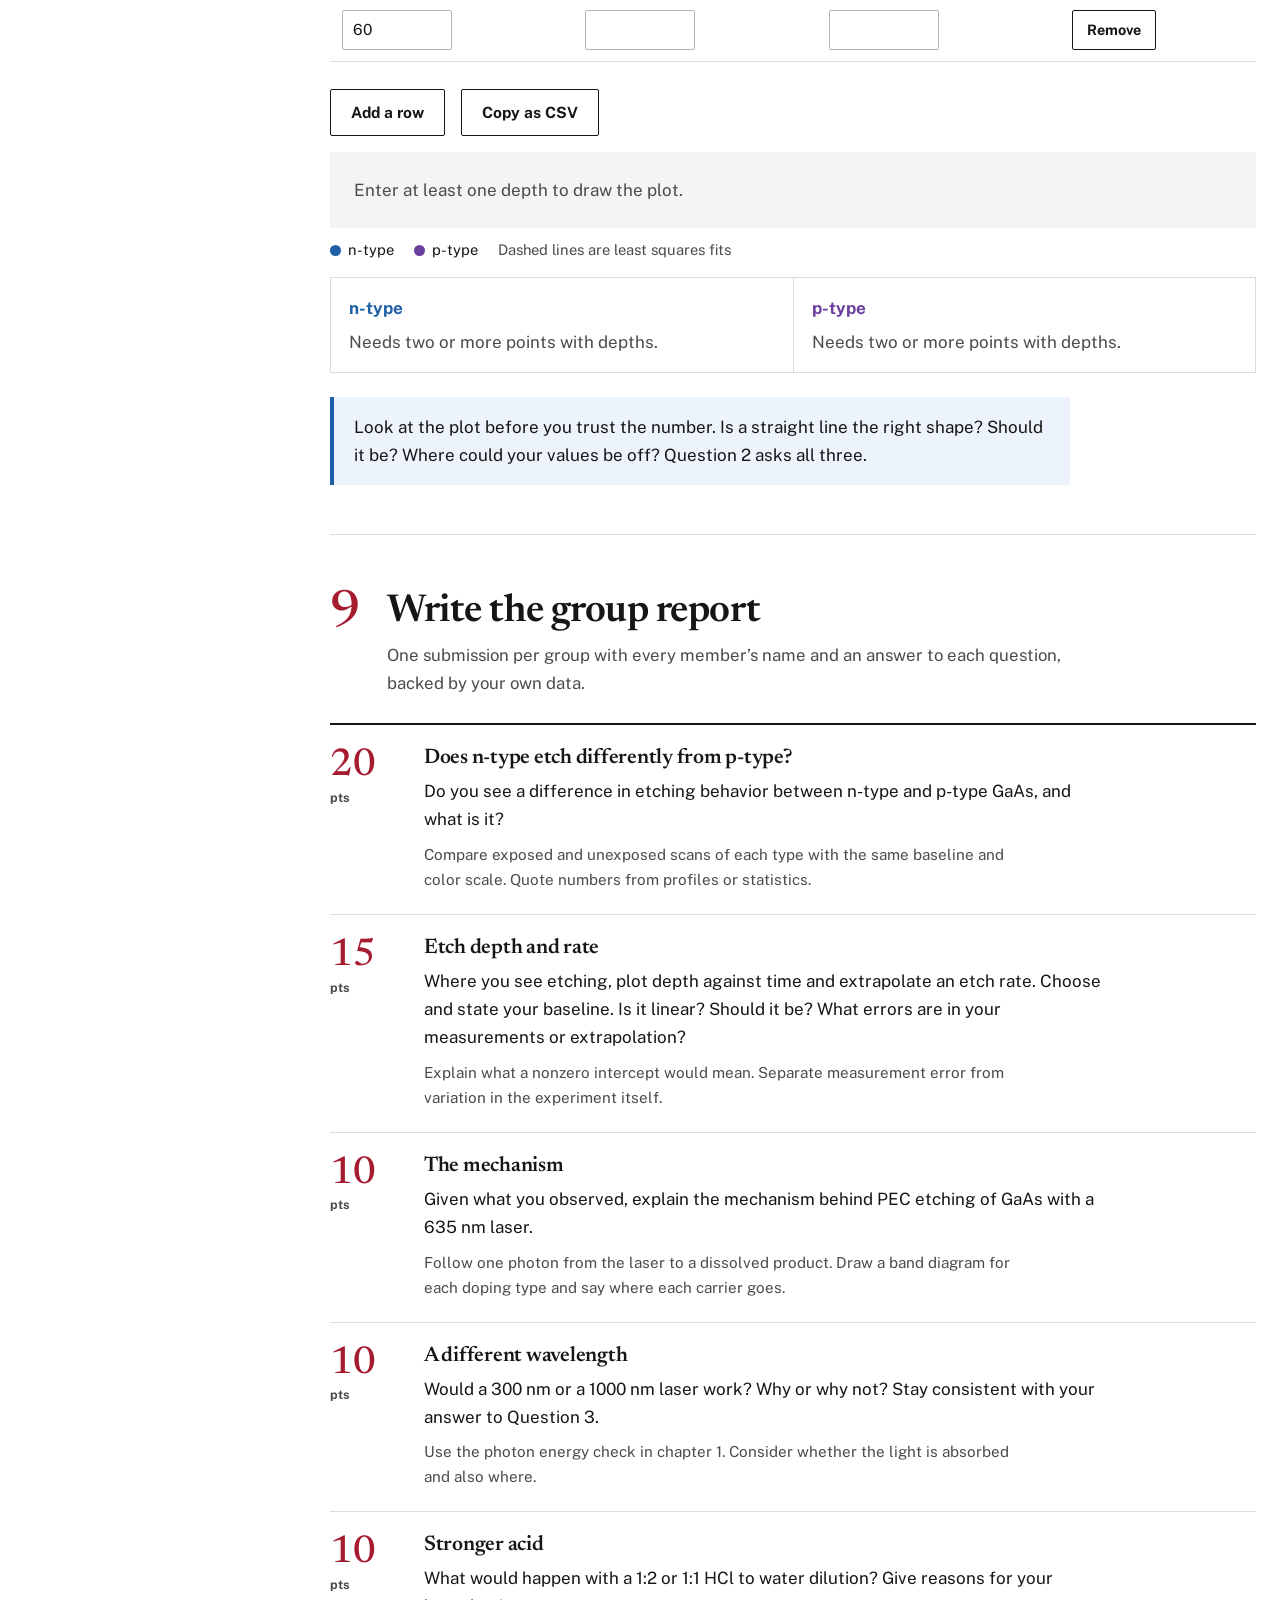
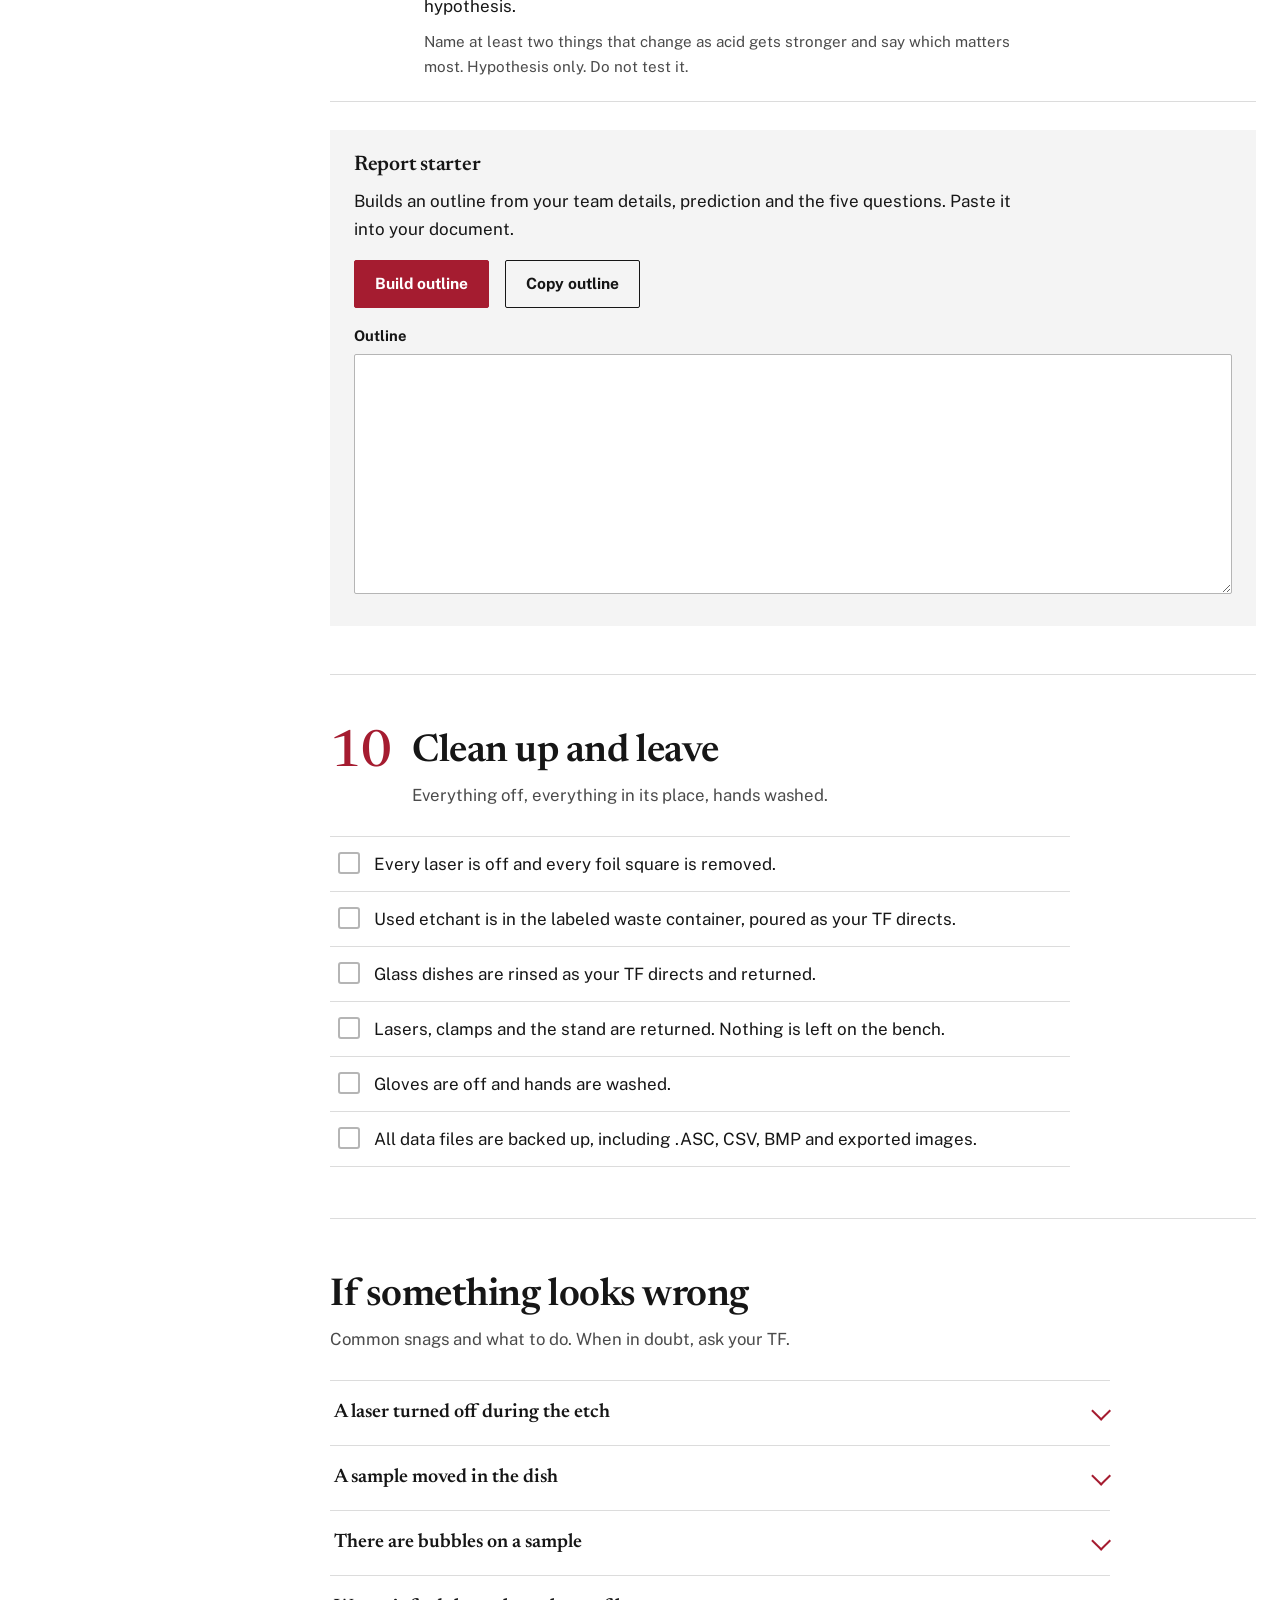
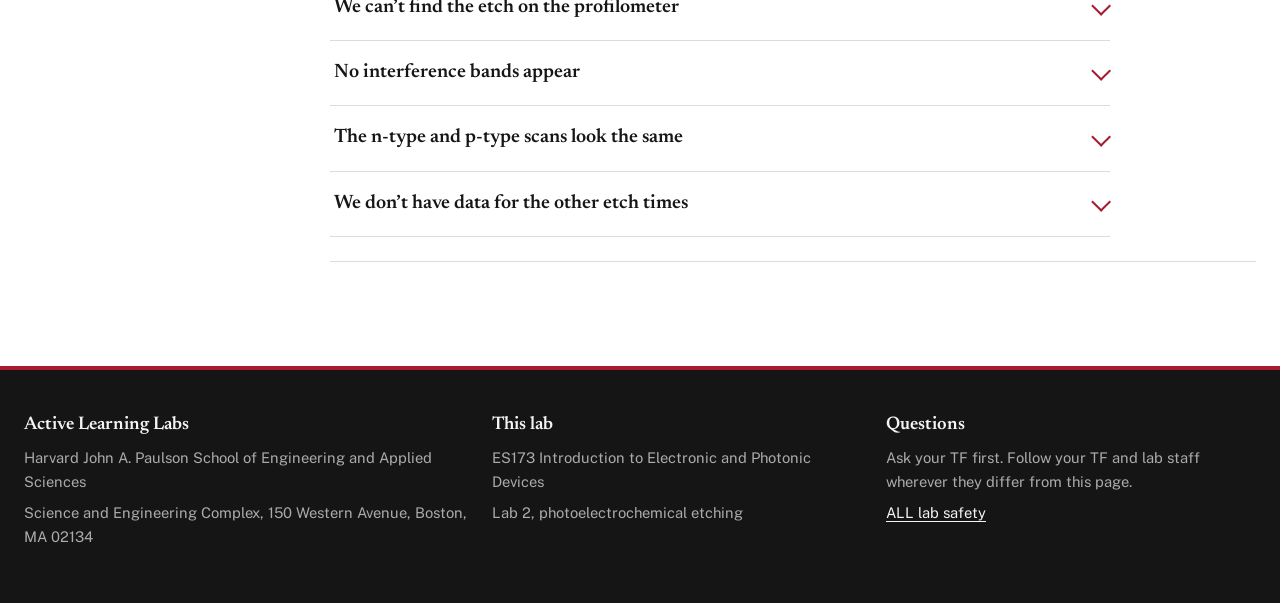
<file: courses/es173-lab2/index.html>
<!doctype html>
<html lang="en">
<head>
<meta charset="utf-8">
<meta name="viewport" content="width=device-width, initial-scale=1, viewport-fit=cover">
<title>ES173 Lab 2 Student Walkthrough</title>
<link rel="preconnect" href="https://fonts.googleapis.com">
<link rel="preconnect" href="https://fonts.gstatic.com" crossorigin>
<link href="https://fonts.googleapis.com/css2?family=Newsreader:opsz,wght@6..72,500;6..72,600&family=Public+Sans:wght@400;600;700&display=swap" rel="stylesheet">
<style>
:root{
  --crimson:#A51C30;--crimson-ink:#8C1527;--on-crimson:#FFFFFF;
  --ink:#161616;--ink-2:#4B4B4B;--paper:#FFFFFF;--mist:#F4F4F4;--rule:#DCDCDC;--rule-2:#B5B5B5;
  --n:#1F5FA6;--p:#6B3FA0;--ok:#1E7A4B;--focus:#1F5FA6;
  --caution-bg:#FFF5DE;--caution-ink:#553600;--caution-rule:#C98A1B;
  --stop-bg:#FBE8EB;--stop-ink:#6A0E1E;--stop-rule:#A51C30;
  --think-bg:#EDF3FB;--think-rule:#1F5FA6;
  --hero:#151515;--hero-ink:#F4F4F4;--hero-2:#ABABAB;--beam:#FF2E48;--hero-n:#7FB2F0;--hero-p:#C3A2F2;
  --serif:'Newsreader',Georgia,'Times New Roman',serif;
  --sans:'Public Sans','Helvetica Neue',Arial,system-ui,sans-serif;
  color-scheme:light;
  box-sizing:border-box;padding-top:env(safe-area-inset-top,0px);padding-bottom:env(safe-area-inset-bottom,0px);
}
@media (prefers-color-scheme:dark){
  :root:not([data-theme="light"]){
    --crimson:#E25A6E;--crimson-ink:#F08797;--on-crimson:#1A0A0D;
    --ink:#ECECEC;--ink-2:#B3B3B3;--paper:#1B1B1B;--mist:#121212;--rule:#303030;--rule-2:#4A4A4A;
    --n:#6CA6E8;--p:#B28CE8;--ok:#5CC48E;--focus:#8AB4F8;
    --caution-bg:#34270C;--caution-ink:#F2D79E;--caution-rule:#8A6420;
    --stop-bg:#3A1219;--stop-ink:#F6C3CB;--stop-rule:#E25A6E;
    --think-bg:#14202D;--think-rule:#6CA6E8;
    --hero:#0B0B0B;color-scheme:dark;
  }
}
:root[data-theme="dark"]{
    --crimson:#E25A6E;--crimson-ink:#F08797;--on-crimson:#1A0A0D;
    --ink:#ECECEC;--ink-2:#B3B3B3;--paper:#1B1B1B;--mist:#121212;--rule:#303030;--rule-2:#4A4A4A;
    --n:#6CA6E8;--p:#B28CE8;--ok:#5CC48E;--focus:#8AB4F8;
    --caution-bg:#34270C;--caution-ink:#F2D79E;--caution-rule:#8A6420;
    --stop-bg:#3A1219;--stop-ink:#F6C3CB;--stop-rule:#E25A6E;
    --think-bg:#14202D;--think-rule:#6CA6E8;
    --hero:#0B0B0B;color-scheme:dark;
}
*,*::before,*::after{box-sizing:inherit}
html{height:auto;scroll-behavior:smooth;scroll-padding-top:calc(env(safe-area-inset-top,0px) + 72px)}
@media(min-width:1100px){html{scroll-padding-top:calc(env(safe-area-inset-top,0px) + 24px)}}
body{margin:0;background:var(--paper);color:var(--ink);font:17px/1.65 var(--sans);-webkit-text-size-adjust:100%;font-feature-settings:"tnum" 0}
body::before{content:"";position:fixed;inset:0 0 auto;height:env(safe-area-inset-top,0px);background:var(--paper);z-index:60}
a{color:var(--crimson);text-underline-offset:3px}
:focus-visible{outline:3px solid var(--focus);outline-offset:3px;border-radius:3px}
.skip{position:absolute;left:-9999px;top:0}
.skip:focus{left:12px;top:12px;z-index:99;background:var(--paper);padding:8px 14px}
h1,h2,h3,h4{font-family:var(--serif);font-weight:600;line-height:1.12;margin:0 0 .45em;letter-spacing:-.012em}
h2{font-size:clamp(1.75rem,3.2vw,2.4rem)}
h3{font-size:1.32rem;font-weight:600}
h4{font-family:var(--sans);font-size:1rem;font-weight:700;letter-spacing:0;margin-bottom:.35em}
p{margin:0 0 1em;max-width:68ch}
ul,ol{padding-left:1.2em;max-width:68ch}
li{margin-bottom:.35em}

/* site header */
.site{border-top:6px solid var(--crimson);background:var(--paper);border-bottom:1px solid var(--rule)}
.site-in{max-width:1280px;margin:0 auto;padding:14px 24px;display:flex;align-items:center;justify-content:space-between;gap:16px}
.brand{display:flex;flex-direction:column;text-decoration:none;color:var(--ink);line-height:1.2}
.brand .b1{font-size:.78rem;color:var(--ink-2)}
.brand .b2{font-family:var(--serif);font-weight:600;font-size:1.35rem}
.site .tag{font-size:.85rem;font-weight:700;color:var(--crimson);border:1.5px solid var(--crimson);padding:4px 10px;border-radius:2px;white-space:nowrap}

/* hero */
.hero{background:var(--hero);color:var(--hero-ink);position:relative;overflow:hidden}
.hero::after{content:"";position:absolute;inset:auto 0 0 0;height:4px;background:var(--crimson)}
.hero-in{max-width:1280px;margin:0 auto;padding:44px 24px 56px;display:grid;gap:36px;grid-template-columns:1fr}
@media(min-width:960px){.hero-in{grid-template-columns:minmax(0,1fr) minmax(0,1.08fr);align-items:center;padding:64px 24px 76px}}
.crumb{font-size:.86rem;color:var(--hero-2);margin-bottom:22px}
.crumb a{color:var(--hero-ink)}
.hero h1{font-size:clamp(2.3rem,5.4vw,4.1rem);font-weight:500;letter-spacing:-.02em;margin-bottom:.35em;max-width:16ch}
.hero-lede{font-size:1.16rem;color:#D6D6D6;max-width:52ch}
.facts{display:grid;grid-template-columns:repeat(2,minmax(0,1fr));gap:0;margin:28px 0 30px;border-top:1px solid #3A3A3A;max-width:560px}
@media(min-width:560px){.facts{grid-template-columns:repeat(4,minmax(0,1fr))}}
.facts div{padding:12px 14px 12px 0;border-bottom:1px solid #3A3A3A}
.facts dt{font-size:.8rem;color:var(--hero-2)}
.facts dd{margin:2px 0 0;font-weight:700}
.hero-fig{margin:0}
.hero-fig svg{display:block;width:100%;height:auto}
.hero-fig figcaption{font-size:.82rem;color:var(--hero-2);margin-top:8px}

/* buttons */
.btn,button{font:inherit;font-weight:700;font-size:.97rem;cursor:pointer;display:inline-flex;align-items:center;justify-content:center;gap:8px;min-height:46px;padding:10px 20px;border-radius:2px;border:1.5px solid var(--ink);background:transparent;color:var(--ink);text-decoration:none;transition:background .15s,color .15s,border-color .15s}
.btn:hover,button:hover:not(:disabled){background:var(--ink);color:var(--paper)}
.btn.primary,button.primary{background:var(--crimson);border-color:var(--crimson);color:var(--on-crimson)}
.btn.primary:hover,button.primary:hover:not(:disabled){background:var(--crimson-ink);border-color:var(--crimson-ink);color:var(--on-crimson)}
.hero .btn{border-color:var(--hero-ink);color:var(--hero-ink)}
.hero .btn:hover{background:var(--hero-ink);color:var(--hero)}
.hero .btn.primary{border-color:var(--crimson);color:var(--on-crimson)}
button:disabled{opacity:.4;cursor:not-allowed}
button.sm{min-height:40px;padding:6px 14px;font-size:.9rem}

/* layout */
.layout{max-width:1280px;margin:0 auto;padding:0 24px}
@media(min-width:1100px){.layout{display:grid;grid-template-columns:250px minmax(0,1fr);gap:56px}}
.rail{position:sticky;top:env(safe-area-inset-top,0px);z-index:40;background:var(--paper);border-bottom:1px solid var(--rule);margin:0 -24px;padding:8px 12px}
.rail-h{display:none}
.rail ol{list-style:none;margin:0;padding:0;display:flex;gap:4px;overflow-x:auto;scrollbar-width:none;max-width:none}
.rail ol::-webkit-scrollbar{display:none}
.rail li{margin:0}
.rail a{display:flex;align-items:center;gap:8px;white-space:nowrap;text-decoration:none;color:var(--ink-2);padding:8px 12px;border-radius:2px;font-size:.92rem}
.rail a:hover{color:var(--ink);background:var(--mist)}
.rail .rn{font-family:var(--serif);font-weight:600;color:var(--ink-2);min-width:1.1em}
.rail .rc{display:none;font-size:.78rem;color:var(--ink-2);margin-left:auto}
.rail li.active a{color:var(--ink);background:var(--mist);box-shadow:inset 3px 0 0 var(--crimson)}
.rail li.complete .rn{color:var(--ok)}
.rail li.mine .rt::after{content:"";display:inline-block;width:7px;height:7px;border-radius:50%;background:var(--crimson);margin-left:8px;vertical-align:2px}
.rail-prog{display:none}
@media(min-width:1100px){
  .rail{top:calc(env(safe-area-inset-top,0px) + 24px);align-self:start;margin:48px 0 0;padding:0;border:0;background:none;max-height:calc(100vh - 48px);overflow:auto}
  .rail-h{display:block;font-family:var(--serif);font-weight:600;font-size:1.15rem;margin:0 0 10px;padding-bottom:10px;border-bottom:2px solid var(--ink)}
  .rail ol{flex-direction:column;gap:0;overflow:visible}
  .rail a{white-space:normal;padding:9px 10px;border-bottom:1px solid var(--rule)}
  .rail .rc{display:inline}
  .rail-prog{display:block;margin-top:18px;font-size:.85rem;color:var(--ink-2)}
  .rail-prog .bar{height:4px;background:var(--rule);margin-top:6px}
  .rail-prog .bar i{display:block;height:100%;background:var(--crimson);width:0;transition:width .3s}
}
main{min-width:0;padding-bottom:40px}

/* chapters */
.chapter{padding:56px 0 24px;border-bottom:1px solid var(--rule)}
.ch-head{display:grid;grid-template-columns:auto 1fr;gap:4px 20px;align-items:start;margin-bottom:26px}
.ch-num{font-family:var(--serif);font-size:3.2rem;line-height:.9;color:var(--crimson);font-weight:500;min-width:1.2ch}
.ch-head h2{margin-bottom:.2em}
.ch-sum{color:var(--ink-2);margin:0;font-size:1.05rem}
.mine-badge{display:none;grid-column:2;justify-self:start;margin-top:8px;font-size:.82rem;font-weight:700;color:var(--on-crimson);background:var(--crimson);padding:3px 10px;border-radius:2px}
.chapter.mine .mine-badge{display:inline-block}
.role-line{font-size:.92rem;color:var(--ink-2);margin:-10px 0 18px}
.role-line b{color:var(--ink)}

/* checklist steps */
ol.steps,ul.checks{list-style:none;margin:0 0 1.6em;padding:0;counter-reset:s;max-width:74ch;border-top:1px solid var(--rule)}
ol.steps>li,ul.checks>li{margin:0;border-bottom:1px solid var(--rule)}
ol.steps>li{counter-increment:s}
.ckl{display:grid;grid-template-columns:auto 1fr;gap:14px;align-items:start;padding:13px 8px;cursor:pointer;transition:background .15s}
ol.steps .ckl{grid-template-columns:1.6em auto 1fr}
ol.steps .ckl::before{content:counter(s);font-family:var(--serif);font-weight:600;color:var(--ink-2);font-size:1.05rem;line-height:1.5}
.ckl:hover{background:var(--mist)}
input.ck{appearance:none;-webkit-appearance:none;width:22px;height:22px;margin:2px 0 0;border:2px solid var(--rule-2);border-radius:3px;background:var(--paper);display:grid;place-content:center;cursor:pointer;transition:background .15s,border-color .15s}
input.ck::after{content:"";width:11px;height:6px;border-left:2.5px solid var(--on-crimson);border-bottom:2.5px solid var(--on-crimson);transform:translate(0,-1px) rotate(-45deg) scale(0);transition:transform .15s}
input.ck:checked{background:var(--crimson);border-color:var(--crimson)}
input.ck:checked::after{transform:translate(0,-1px) rotate(-45deg) scale(1)}
input.ck:checked~.tx{color:var(--ink-2)}
.tx .sub{display:block;font-size:.92rem;color:var(--ink-2);margin-top:3px}

/* callouts */
.callout{border-left:4px solid;padding:16px 20px;margin:0 0 1.5em;max-width:74ch}
.callout h4{margin-top:0}
.callout>:last-child{margin-bottom:0}
.callout p{max-width:none}
.callout.note{background:var(--mist);border-color:var(--ink)}
.callout.caution{background:var(--caution-bg);border-color:var(--caution-rule);color:var(--caution-ink)}
.callout.stop{background:var(--stop-bg);border-color:var(--stop-rule);color:var(--stop-ink)}
.callout.think{background:var(--think-bg);border-color:var(--think-rule)}

/* panels and grids */
.panel{background:var(--mist);padding:24px;margin-bottom:24px}
.panel>:last-child{margin-bottom:0}
.panel h3{margin-top:0}
.cards{display:grid;gap:1px;background:var(--rule);border:1px solid var(--rule);margin-bottom:28px;grid-template-columns:1fr}
@media(min-width:720px){.cards.c2{grid-template-columns:repeat(2,1fr)}.cards.c3{grid-template-columns:repeat(3,1fr)}}
.cards>div{background:var(--paper);padding:22px}
.cards h3{font-size:1.18rem;margin-top:0}
.cards p:last-child{margin-bottom:0}
.kicker{display:block;font-size:.84rem;font-weight:700;color:var(--crimson);margin-bottom:6px}

/* forms */
label.f{display:block;font-weight:700;font-size:.92rem;margin:0 0 6px}
input[type=text],input[type=number],input[type=date],select,textarea{font:inherit;color:var(--ink);background:var(--paper);border:1.5px solid var(--rule-2);border-radius:2px;padding:10px 12px;max-width:100%;min-height:46px}
input:focus-visible,select:focus-visible,textarea:focus-visible{outline:3px solid var(--focus);outline-offset:1px}
textarea{width:100%;min-height:110px;resize:vertical;line-height:1.5}
.row{display:flex;flex-wrap:wrap;gap:16px;align-items:flex-end;margin-bottom:16px}
.seg{display:inline-flex;flex-wrap:wrap;border:1.5px solid var(--ink);border-radius:2px}
.seg button{border:0;border-radius:0;min-height:44px}
.seg button+button{border-left:1.5px solid var(--ink)}
.seg button[aria-pressed="true"]{background:var(--ink);color:var(--paper)}

/* tables */
.tw{overflow-x:auto;margin-bottom:1.6em;max-width:100%}
table{border-collapse:collapse;width:100%;font-size:.96rem}
th,td{padding:11px 12px;text-align:left;vertical-align:top;border-bottom:1px solid var(--rule)}
thead th{border-bottom:2px solid var(--ink);font-weight:700;white-space:nowrap}
tbody th{font-weight:700}
table.wide{min-width:680px}
.spec{max-width:620px}
.spec td:first-child{color:var(--ink-2);width:45%}
.spec td:last-child{font-weight:700}

/* details */
details.acc{border-top:1px solid var(--rule);max-width:78ch}
details.acc:last-of-type{border-bottom:1px solid var(--rule)}
details.acc summary{cursor:pointer;list-style:none;display:flex;justify-content:space-between;align-items:center;gap:16px;padding:16px 4px;font-family:var(--serif);font-weight:600;font-size:1.22rem}
details.acc summary::-webkit-details-marker{display:none}
details.acc summary::after{content:"";width:12px;height:12px;border-right:2px solid var(--crimson);border-bottom:2px solid var(--crimson);transform:rotate(45deg) translateY(-3px);transition:transform .2s;flex:none}
details.acc[open] summary::after{transform:rotate(-135deg) translateY(-3px)}
details.acc>div{padding:0 4px 18px}

/* chart */
.chart svg{width:100%;height:auto;display:block;background:var(--paper);border:1px solid var(--rule)}
.chart text{fill:var(--ink-2);font:12px var(--sans)}
.chart text.t{fill:var(--ink);font-weight:700}
.chart .grid{stroke:var(--rule);stroke-width:1}
.chart .axis{stroke:var(--ink);stroke-width:1.5}
.legend{display:flex;gap:20px;flex-wrap:wrap;margin:10px 0;font-size:.92rem}
.dot{display:inline-block;width:11px;height:11px;border-radius:50%;margin-right:7px;vertical-align:-1px}
.res{display:grid;gap:1px;background:var(--rule);border:1px solid var(--rule);grid-template-columns:repeat(auto-fit,minmax(240px,1fr));margin-top:14px}
.res>div{background:var(--paper);padding:16px 18px}
.res .big{font:500 2rem/1.1 var(--serif);display:block;margin:4px 0}
.datatbl input{width:110px;min-height:40px;padding:6px 10px}
.muted{color:var(--ink-2)}
code{font-family:ui-monospace,SFMono-Regular,Menlo,Consolas,monospace;font-size:.9em;background:var(--mist);padding:3px 7px;border-radius:2px;word-break:break-all}

/* footer */
.foot{background:var(--hero);color:var(--hero-2);margin-top:64px;border-top:4px solid var(--crimson)}
.foot-in{max-width:1280px;margin:0 auto;padding:40px 24px 48px;display:grid;gap:24px;grid-template-columns:1fr;font-size:.92rem}
@media(min-width:800px){.foot-in{grid-template-columns:1.2fr 1fr 1fr}}
.foot b{display:block;color:var(--hero-ink);font-family:var(--serif);font-size:1.15rem;font-weight:600;margin-bottom:6px}
.foot a{color:var(--hero-ink)}
.foot p{margin:0 0 .4em}

@media(prefers-reduced-motion:reduce){html{scroll-behavior:auto}*,*::before,*::after{animation-duration:.01ms!important;animation-delay:0s!important;transition-duration:.01ms!important}}
@media print{.rail,.site,body::before,button{display:none!important}.hero{background:none;color:#000}.layout{display:block}}
input.ck-plain{appearance:none;-webkit-appearance:none;width:22px;height:22px;margin:2px 0 0;border:2px solid var(--rule-2);border-radius:3px;background:var(--paper);display:grid;place-content:center;cursor:pointer}
input.ck-plain::after{content:"";width:11px;height:6px;border-left:2.5px solid var(--paper);border-bottom:2.5px solid var(--paper);transform:translate(0,-1px) rotate(-45deg) scale(0);transition:transform .15s}
input.ck-plain:checked{background:var(--ink);border-color:var(--ink)}
input.ck-plain:checked::after{transform:translate(0,-1px) rotate(-45deg) scale(1)}
.beam{stroke:#FF2E48;stroke-width:3;stroke-linecap:round;stroke-dasharray:116;stroke-dashoffset:0;animation:draw 1s .5s cubic-bezier(.3,.7,.2,1) backwards}
.beam.glow{stroke-width:9;opacity:.55}
.spot{animation:fade .6s 1.4s ease-out backwards}
@keyframes draw{from{stroke-dashoffset:116}to{stroke-dashoffset:0}}
@keyframes fade{from{opacity:0}to{opacity:1}}
#photonOut{margin:0}
#photonOut .big{display:block;font:500 2.4rem/1.1 var(--serif);margin-bottom:4px}
.timer{display:grid;gap:28px;align-items:center;grid-template-columns:1fr;background:var(--mist);padding:28px;margin:8px 0 0;border-top:4px solid var(--crimson)}
@media(min-width:720px){.timer{grid-template-columns:240px 1fr}}
.ring{position:relative;width:240px;max-width:100%;margin:0 auto}
.ring svg{width:100%;height:auto;display:block;transform:rotate(-90deg)}
.ring .trk{fill:none;stroke:var(--rule);stroke-width:10}
.ring .arc{fill:none;stroke:var(--crimson);stroke-width:10;stroke-linecap:butt;stroke-dasharray:603.19;stroke-dashoffset:0;transition:stroke-dashoffset .25s linear}
.ring-in{position:absolute;inset:0;display:flex;flex-direction:column;align-items:center;justify-content:center}
.disp{font:500 3.4rem/1 var(--serif);font-variant-numeric:tabular-nums;letter-spacing:-.02em}
.ring-sub{font-size:.88rem;color:var(--ink-2);margin-top:6px}
.timer-side h3{margin-top:0}
.tstat{font-weight:700;min-height:1.6em;margin:0 0 6px}
.timer.alarm .disp,.timer.alarm .tstat{color:var(--crimson)}
.timer.alarm{animation:alarm 1s steps(2) 8}
@keyframes alarm{50%{background:var(--stop-bg)}}
.names{display:grid;gap:10px}
.names>div{display:grid;grid-template-columns:110px minmax(0,1fr) auto;gap:12px;align-items:center}
@media(max-width:560px){.names>div{grid-template-columns:1fr auto}.names>div>span{grid-column:1/-1}}
.qlist{border-top:2px solid var(--ink)}
.q{display:grid;grid-template-columns:76px 1fr;gap:18px;padding:22px 0;border-bottom:1px solid var(--rule)}
.q-pts{font:500 2.4rem/1 var(--serif);color:var(--crimson)}
.q-pts small{display:block;font:700 .78rem var(--sans);color:var(--ink-2);margin-top:4px}
.q h3{margin-bottom:.3em}
.q p{margin-bottom:.5em}
.q .hint{color:var(--ink-2);font-size:.95rem;margin:0}
</style>
</head>
<body>
<a class="skip" href="#main">Skip to the walkthrough</a>
<header class="site"><div class="site-in">
  <a class="brand" href="https://seas.harvard.edu/active-learning-labs" target="_blank" rel="noopener"><span class="b1">Harvard John A. Paulson School of Engineering and Applied Sciences</span><span class="b2">Active Learning Labs</span></a>
  <a class="tag" style="text-decoration:none" href="../../">Back to EE ALL site</a>
</div></header>

<section class="hero" aria-labelledby="h1">
  <div class="hero-in">
    <div>
      <p class="crumb"><a href="https://seas.harvard.edu/active-learning-labs" target="_blank" rel="noopener">Active Learning Labs</a> / Electrical Engineering / ES173 Introduction to Electronic and Photonic Devices</p>
      <h1 id="h1">Etching gallium arsenide with light</h1>
      <p class="hero-lede">Two GaAs samples sit in dilute acid under a red laser. One is n-type and one is p-type. By the end of today you will know which one the light etched, how fast, and why.</p>
      <dl class="facts">
        <div><dt>Team</dt><dd>Three roles</dd></div>
        <div><dt>Etch time</dt><dd>15 to 60 min</dd></div>
        <div><dt>Report</dt><dd>One per group</dd></div>
        <div><dt>Measure at</dt><dd>CNS LL2.226</dd></div>
      </dl>
      <div class="row" style="margin:0"><a class="btn primary" href="#c-start">Start the walkthrough</a><a class="btn" href="#c-safety">Read safety first</a></div>
    </div>
    <figure class="hero-fig">
      <svg viewBox="50 28 540 272" role="img" aria-label="Schematic. Two red lasers clamped to a stand shine down into two petri dishes. The left dish holds n-type GaAs, the right dish holds p-type GaAs.">
        <defs>
          <filter id="glow" x="-50%" y="-50%" width="200%" height="200%"><feGaussianBlur stdDeviation="5"/></filter>
          <linearGradient id="metal" x1="0" x2="1"><stop offset="0" stop-color="#2B2B2B"/><stop offset=".45" stop-color="#5A5A5A"/><stop offset="1" stop-color="#262626"/></linearGradient>
          <linearGradient id="wafer" x1="0" x2="1"><stop offset="0" stop-color="#4A525A"/><stop offset=".5" stop-color="#8C96A0"/><stop offset="1" stop-color="#4A525A"/></linearGradient>
        </defs>
        <rect x="70" y="252" width="500" height="14" rx="2" fill="#2A2A2A"/>
        <rect x="316" y="36" width="8" height="218" fill="url(#metal)"/>
        <rect x="186" y="70" width="268" height="7" fill="url(#metal)"/>
        <rect x="190" y="62" width="22" height="62" rx="4" fill="url(#metal)" stroke="#6A6A6A"/>
        <rect x="430" y="62" width="22" height="62" rx="4" fill="url(#metal)" stroke="#6A6A6A"/>
        <rect x="196" y="120" width="10" height="5" fill="#A51C30"/><rect x="436" y="120" width="10" height="5" fill="#A51C30"/>
        <g class="beamg">
          <line class="beam glow" x1="201" y1="125" x2="201" y2="240" filter="url(#glow)"/>
          <line class="beam glow" x1="441" y1="125" x2="441" y2="240" filter="url(#glow)"/>
          <line class="beam" x1="201" y1="125" x2="201" y2="240"/>
          <line class="beam" x1="441" y1="125" x2="441" y2="240"/>
        </g>
        <path d="M150 222 L155 249 H247 L252 222 Z" fill="#7FB2F0" fill-opacity=".14"/>
        <path d="M390 222 L395 249 H487 L492 222 Z" fill="#C3A2F2" fill-opacity=".14"/>
        <path d="M146 212 L154 250 H248 L256 212" fill="none" stroke="#9A9A9A" stroke-width="1.6"/>
        <path d="M386 212 L394 250 H488 L496 212" fill="none" stroke="#9A9A9A" stroke-width="1.6"/>
        <rect x="170" y="241" width="62" height="7" fill="url(#wafer)"/>
        <rect x="410" y="241" width="62" height="7" fill="url(#wafer)"/>
        <ellipse class="spot" cx="201" cy="241" rx="11" ry="3" fill="#FF2E48" filter="url(#glow)"/>
        <ellipse class="spot" cx="441" cy="241" rx="11" ry="3" fill="#FF2E48" filter="url(#glow)"/>
        <text x="201" y="50" text-anchor="middle" fill="#F4F4F4" font-size="14" font-weight="700" font-family="Public Sans, Arial, sans-serif">635 nm</text>
        <text x="441" y="50" text-anchor="middle" fill="#F4F4F4" font-size="14" font-weight="700" font-family="Public Sans, Arial, sans-serif">635 nm</text>
        <text x="201" y="290" text-anchor="middle" fill="#7FB2F0" font-size="14" font-weight="700" font-family="Public Sans, Arial, sans-serif">n-type GaAs</text>
        <text x="441" y="290" text-anchor="middle" fill="#C3A2F2" font-size="14" font-weight="700" font-family="Public Sans, Arial, sans-serif">p-type GaAs</text>
      </svg>
      <figcaption>Schematic of the bench setup, not to scale. Each laser points straight down at one sample.</figcaption>
    </figure>
  </div>
</section>

<div class="layout">
  <nav class="rail" aria-label="Walkthrough chapters">
    <p class="rail-h">Walkthrough</p>
    <ol id="railList"></ol>
    <div class="rail-prog"><span id="progTxt">0% complete</span><div class="bar"><i id="progBar"></i></div></div>
  </nav>

<main id="main">

<section class="chapter" id="c-start" data-title="Before you start">
  <header class="ch-head"><span class="ch-num">1</span><div><h2>Before you start</h2><p class="ch-sum">What this lab is about, and a prediction to test.</p></div></header>
  <p>Semiconductors respond to light. In this lab the response is chemical. Light lets dilute acid eat into GaAs, but only under the right conditions. Doping decides whether those conditions are met, so a purely optical experiment ends up telling you about electrical doping.</p>
  <div class="cards c2">
    <div><span class="kicker">Objective</span><h3>Photons meet a semiconductor</h3><p>Explore how light interacts with GaAs during photoelectrochemical (PEC) etching.</p></div>
    <div><span class="kicker">Objective</span><h3>Doping changes the outcome</h3><p>Compare etch behavior in n-type and p-type GaAs under the same light and acid.</p></div>
  </div>
  <div class="callout think">
    <h4>Make a prediction</h4>
    <p>Think through these before you touch a sample. Write your prediction down. You will check it against your data.</p>
    <ul>
      <li>How much energy does a 635 nm photon carry, and how does it compare with the GaAs bandgap?</li>
      <li>Dissolving a semiconductor means oxidizing it. Which carrier, electron or hole, can do that?</li>
      <li>Sketch the bands of n-type and p-type GaAs touching a liquid. Which way does each bend at the surface?</li>
      <li>What should a scan of an area the laser never touched look like?</li>
    </ul>
    <label class="f" for="pred">Our prediction</label>
    <textarea id="pred" data-save="pred" placeholder="We expect the n-type sample to... and the p-type sample to... because..."></textarea>
  </div>
  <div class="panel">
    <h3>Photon energy check</h3>
    <div class="row">
      <div><label class="f" for="wl">Wavelength in nm</label><input id="wl" type="number" min="100" max="3000" value="635" style="width:140px"></div>
      <div><label class="f" for="eg">Bandgap in eV</label><input id="eg" type="number" step="0.01" value="1.42" style="width:120px"></div>
      <div class="seg" role="group" aria-label="Preset wavelengths"><button type="button" data-wl="635">635</button><button type="button" data-wl="980">980</button><button type="button" data-wl="300">300</button><button type="button" data-wl="1000">1000</button></div>
    </div>
    <p id="photonOut" aria-live="polite"></p>
  </div>
</section>

<section class="chapter" id="c-safety" data-title="Safety">
  <header class="ch-head"><span class="ch-num">2</span><div><h2>Safety</h2><p class="ch-sum">Acid, an arsenic compound and lasers share one bench. Read this and tick every box. The etch timer stays locked until you do.</p></div></header>
  <div class="cards c3">
    <div><span class="kicker">Acid</span><h3>1:10 HCl in water</h3><p>Dilute, but it still burns eyes and irritates skin. Your TF supplies it. Acid always goes into water, never the reverse.</p></div>
    <div><span class="kicker">Material</span><h3>Gallium arsenide</h3><p>Intact pieces are low risk with gloves on. Dust and dissolved material are the hazard. Scribe gently and wipe up with a damp wipe.</p></div>
    <div><span class="kicker">Light</span><h3>635 nm and 980 nm lasers</h3><p>Reflections come off the liquid, the wafer and the glass. The 980 nm beam is invisible, and your blink reflex will not react to it.</p></div>
  </div>
  <ul class="checks">
    <li><label class="ckl"><input type="checkbox" class="ck gate"><span class="tx">I am wearing splash goggles, nitrile gloves, a lab coat, long pants and closed-toe shoes.</span></label></li>
    <li><label class="ckl"><input type="checkbox" class="ck gate"><span class="tx">I know where the eyewash, the safety shower and the spill kit are.</span></label></li>
    <li><label class="ckl"><input type="checkbox" class="ck gate"><span class="tx">I removed watches and rings that could throw a reflection.</span></label></li>
    <li><label class="ckl"><input type="checkbox" class="ck gate"><span class="tx">I will never look into a beam or its reflection. Beams point down into the dish and nowhere else.</span></label></li>
    <li><label class="ckl"><input type="checkbox" class="ck gate"><span class="tx">I treat every powered laser as live, including the invisible 980 nm one.</span></label></li>
    <li><label class="ckl"><input type="checkbox" class="ck gate"><span class="tx">Dishes stay steady and away from the bench edge. Cords stay out of the liquid.</span></label></li>
    <li><label class="ckl"><input type="checkbox" class="ck gate"><span class="tx">Used etchant and GaAs scraps go in the labeled waste container. Nothing goes down the drain.</span></label></li>
    <li><label class="ckl"><input type="checkbox" class="ck gate"><span class="tx">Someone stays at our station whenever a laser is on, and we tell our TF right away about spills, breakage or a stray beam.</span></label></li>
  </ul>
  <div class="callout stop">
    <h4>Question 5 is a thought experiment</h4>
    <p>The report asks what stronger acid would do. Answer it on paper only. Never mix or use a 1:2 or 1:1 solution.</p>
  </div>
</section>

<section class="chapter" id="c-team" data-title="Your team">
  <header class="ch-head"><span class="ch-num">3</span><div><h2>Your team</h2><p class="ch-sum">Pick your role. Chapters you lead get marked in red.</p></div></header>
  <div class="seg" role="group" aria-label="My role" id="roleSeg" style="margin-bottom:22px">
    <button type="button" data-role="1">I’m Role 1</button><button type="button" data-role="2">I’m Role 2</button><button type="button" data-role="3">I’m Role 3</button>
  </div>
  <div class="cards c3">
    <div><span class="kicker">Role 1</span><h3>Set up</h3><p>Gathers supplies, builds the stand and clamps the lasers. During the etch, keeps time and writes the observation log.</p><label class="f" for="r1">Name</label><input type="text" id="r1" data-save="r1" style="width:100%"></div>
    <div><span class="kicker">Role 2</span><h3>Run the etch</h3><p>Prepares and loads samples, aligns the lasers, runs the timed etch, then rinses and dries.</p><label class="f" for="r2">Name</label><input type="text" id="r2" data-save="r2" style="width:100%"></div>
    <div><span class="kicker">Role 3</span><h3>Measure</h3><p>Runs the optical profilometer with CNS staff, saves the files and leads the Gwyddion work.</p><label class="f" for="r3">Name</label><input type="text" id="r3" data-save="r3" style="width:100%"></div>
  </div>
  <div class="row">
    <div><label class="f" for="grp">Group number</label><input type="text" id="grp" data-save="grp" style="width:140px"></div>
    <div><label class="f" for="etchSel">Assigned etch time</label><select id="etchSel" data-save="etchSel"><option value="15">15 minutes</option><option value="30">30 minutes</option><option value="45">45 minutes</option><option value="60">60 minutes</option></select></div>
  </div>
  <div class="callout note"><p>Each group etches for one time only. Question 2 needs all four times, so plan to share data with the other groups.</p></div>
</section>

<section class="chapter" id="c-setup" data-title="Set up" data-role="1">
  <header class="ch-head"><span class="ch-num">4</span><div><h2>Set up the bench</h2><p class="ch-sum">Build the stand and position the lasers. Everything stays off.</p></div><span class="mine-badge">You lead this chapter</span></header>
  <p class="role-line"><b>Role 1</b> leads. The whole team checks the final layout.</p>
  <ol class="steps">
    <li><label class="ckl"><input type="checkbox" class="ck"><span class="tx">Collect two 635 nm lasers, one 980 nm laser, two lab stand clamps, one lamp stand and two petri dishes.</span></label></li>
    <li><label class="ckl"><input type="checkbox" class="ck"><span class="tx">Label one dish n-type and the other p-type. Add your group number and etch time.</span></label></li>
    <li><label class="ckl"><input type="checkbox" class="ck"><span class="tx">Clamp the two 635 nm lasers to the stand, one above each dish, each pointing straight down.<span class="sub">Match the schematic at the top of the page.</span></span></label></li>
    <li><label class="ckl"><input type="checkbox" class="ck"><span class="tx">Set the 980 nm laser aside, powered off, until your TF says how it will be used.</span></label></li>
    <li><label class="ckl"><input type="checkbox" class="ck"><span class="tx">With everything off, trace where each beam would land. It should hit a dish and point nowhere near a face, door or window.</span></label></li>
    <li><label class="ckl"><input type="checkbox" class="ck"><span class="tx">Ask your TF to check the setup before any laser turns on.</span></label></li>
  </ol>
</section>

<section class="chapter" id="c-etch" data-title="Run the etch" data-role="2">
  <header class="ch-head"><span class="ch-num">5</span><div><h2>Run the etch</h2><p class="ch-sum">Load the samples, align the beams and run the timed etch on the polished front side.</p></div><span class="mine-badge">You lead this chapter</span></header>
  <p class="role-line"><b>Role 2</b> leads. Role 1 runs the timer and the log.</p>
  <ol class="steps">
    <li><label class="ckl"><input type="checkbox" class="ck"><span class="tx">Label two plastic petri dishes for storage, one p-type and one n-type, with group number and etch time.</span></label></li>
    <li><label class="ckl"><input type="checkbox" class="ck"><span class="tx">Pick up one n-type and one p-type GaAs sample with tweezers.</span></label></li>
    <li><label class="ckl"><input type="checkbox" class="ck"><span class="tx">Scribe the unpolished backside of each so you can always tell front from back.<span class="sub">A small mark is enough. Wipe any dust with a damp wipe.</span></span></label></li>
    <li><label class="ckl"><input type="checkbox" class="ck"><span class="tx">Fill each glass petri dish with the 1:10 HCl to water solution from your TF, enough to cover the sample.</span></label></li>
    <li><label class="ckl"><input type="checkbox" class="ck"><span class="tx">Place each sample polished side up in its matching dish. Check the labels twice.</span></label></li>
    <li><label class="ckl"><input type="checkbox" class="ck"><span class="tx">Confirm your etch time with your TF.</span></label></li>
    <li><label class="ckl"><input type="checkbox" class="ck"><span class="tx">Align each laser with a corner of its sample so the etch is easy to find later.<span class="sub">Record the corner below. Role 3 needs it.</span></span></label></li>
    <li><label class="ckl"><input type="checkbox" class="ck"><span class="tx">Wrap aluminum foil over each laser’s touch sensor to switch it on, and start the timer at the same moment.</span></label></li>
    <li><label class="ckl"><input type="checkbox" class="ck"><span class="tx">Stay at the bench. Log bubbles, a shifting sample or a wandering beam.</span></label></li>
    <li><label class="ckl"><input type="checkbox" class="ck"><span class="tx">When time is up, remove the foil from both lasers.</span></label></li>
    <li><label class="ckl"><input type="checkbox" class="ck"><span class="tx">Lift each sample with tweezers, rinse and dry it the way your TF shows you, and store it polished side up in its plastic dish.</span></label></li>
  </ol>

  <div class="timer" id="timerCard">
    <div class="ring">
      <svg viewBox="0 0 220 220" aria-hidden="true"><circle class="trk" cx="110" cy="110" r="96"/><circle class="arc" id="tArc" cx="110" cy="110" r="96"/></svg>
      <div class="ring-in"><div class="disp" id="tDisp" role="timer" aria-live="off">15:00</div><div class="ring-sub" id="tSub">Ready</div></div>
    </div>
    <div class="timer-side">
      <h3>Etch timer</h3>
      <div class="seg" role="radiogroup" aria-label="Etch time" id="tSeg">
        <button type="button" role="radio" data-m="15">15 min</button><button type="button" role="radio" data-m="30">30 min</button><button type="button" role="radio" data-m="45">45 min</button><button type="button" role="radio" data-m="60">60 min</button>
      </div>
      <div class="row" style="margin:18px 0 10px"><button type="button" class="primary" id="tStart" disabled>Start etch timer</button><button type="button" id="tStop">Stop and reset</button></div>
      <p class="tstat" id="tStatus" aria-live="assertive"></p>
      <p class="muted" id="gateMsg" style="font-size:.92rem;margin:0"></p>
    </div>
  </div>

  <div class="row" style="margin-top:24px">
    <div style="flex:1 1 220px"><label class="f" for="corner">Corner the beam hit, for each sample</label><input type="text" id="corner" data-save="corner" style="width:100%" placeholder="n-type top left of scribe mark, p-type..."></div>
  </div>
  <label class="f" for="obs">Observation log</label>
  <textarea id="obs" data-save="obs" placeholder="Minute, what you saw. Bubbles, beam drift, color change, anything unusual."></textarea>
</section>

<section class="chapter" id="c-scan" data-title="Measure" data-role="3">
  <header class="ch-head"><span class="ch-num">6</span><div><h2>Measure with the optical profilometer</h2><p class="ch-sum">Scan each exposed sample at the CNS Characterization Suite, LL2.226.</p></div><span class="mine-badge">You lead this chapter</span></header>
  <p class="role-line"><b>Role 3</b> leads. Lab staff walk you through the first scan.</p>
  <div class="cards c2">
    <div><h3>Scans you need</h3>
      <div class="tw" style="margin:0"><table><thead><tr><th>Sample</th><th>Data from</th></tr></thead><tbody>
        <tr><td><span style="color:var(--p);font-weight:700">p-type</span> exposed to laser</td><td>You</td></tr>
        <tr><td><span style="color:var(--p);font-weight:700">p-type</span> not exposed</td><td>Lab staff</td></tr>
        <tr><td><span style="color:var(--n);font-weight:700">n-type</span> exposed to laser</td><td>You</td></tr>
        <tr><td><span style="color:var(--n);font-weight:700">n-type</span> not exposed</td><td>Lab staff</td></tr>
      </tbody></table></div></div>
    <div><h3>Instrument settings</h3>
      <div class="tw" style="margin:0"><table class="spec"><tbody>
        <tr><td>Software</td><td>Vision64</td></tr>
        <tr><td>Mode</td><td>VSI/USI</td></tr>
        <tr><td>Objective and field</td><td>5x, about 1200 by 1200 µm</td></tr>
        <tr><td>Intensity</td><td>Auto, green circle</td></tr>
        <tr><td>Backscan</td><td>25 µm</td></tr>
        <tr><td>Length</td><td>25 µm</td></tr>
      </tbody></table></div></div>
  </div>
  <ol class="steps">
    <li><label class="ckl"><input type="checkbox" class="ck"><span class="tx">Bring both samples in their labeled plastic dishes, rinsed and fully dry, plus the corner notes.</span></label></li>
    <li><label class="ckl"><input type="checkbox" class="ck"><span class="tx">Open Vision64 and choose the settings above.</span></label></li>
    <li><label class="ckl"><input type="checkbox" class="ck"><span class="tx">Under intensity, click auto and check that the circle is green.</span></label></li>
    <li><label class="ckl"><input type="checkbox" class="ck"><span class="tx">Place the sample under the objective with the etched corner in view.</span></label></li>
    <li><label class="ckl"><input type="checkbox" class="ck"><span class="tx">Focus with the jog wheel until interference bands appear.</span></label></li>
    <li><label class="ckl"><input type="checkbox" class="ck"><span class="tx">Adjust tip and tilt until the bands cover the whole visible region.</span></label></li>
    <li><label class="ckl"><input type="checkbox" class="ck"><span class="tx">Select Measurement on the left bar, set backscan and length to 25 µm, and click the green play button.</span></label></li>
    <li><label class="ckl"><input type="checkbox" class="ck"><span class="tx">Create longitudinal and transverse profiles across the etch. Save each as CSV and BMP.</span></label></li>
    <li><label class="ckl"><input type="checkbox" class="ck"><span class="tx">Save the full scan as an .ASC file using the names below.</span></label></li>
    <li><label class="ckl"><input type="checkbox" class="ck"><span class="tx">Repeat for the other sample, then collect the unexposed scans from lab staff.</span></label></li>
  </ol>
  <div class="panel">
    <h3>File names</h3>
    <div class="row">
      <div><label class="f" for="fTime">Etch time</label><select id="fTime"><option>15</option><option>30</option><option>45</option><option>60</option></select></div>
      <div><label class="f" for="fType">Sample</label><select id="fType"><option value="n">n-type</option><option value="p">p-type</option></select></div>
      <div><label class="f" for="fLaser">Laser exposure</label><select id="fLaser"><option value="yes">Yes</option><option value="no">No</option></select></div>
      <div><label class="f" for="fPre">Course prefix</label><input type="text" id="fPre" value="ES173" style="width:120px"></div>
    </div>
    <div class="names">
      <div><span class="muted">Full scan</span><code id="fAsc"></code><button type="button" class="sm" data-copy="fAsc">Copy</button></div>
      <div><span class="muted">Profile data</span><code id="fCsv"></code><button type="button" class="sm" data-copy="fCsv">Copy</button></div>
      <div><span class="muted">Profile image</span><code id="fBmp"></code><button type="button" class="sm" data-copy="fBmp">Copy</button></div>
    </div>
    <p class="muted" style="margin:12px 0 0;font-size:.92rem">If your TF or lab staff give you a different naming rule, use theirs.</p>
  </div>
</section>

<section class="chapter" id="c-process" data-title="Process in Gwyddion">
  <header class="ch-head"><span class="ch-num">7</span><div><h2>Process the scans in Gwyddion</h2><p class="ch-sum">Level, choose a baseline and pull out depths and roughness.</p></div></header>
  <p>Install Gwyddion from <a href="http://gwyddion.net/download.php" target="_blank" rel="noopener">gwyddion.net</a>. Windows installs directly. On a Mac, use Homebrew or Fink.</p>
  <ol class="steps">
    <li><label class="ckl"><input type="checkbox" class="ck"><span class="tx">Open the .ASC file.</span></label></li>
    <li><label class="ckl"><input type="checkbox" class="ck"><span class="tx">Level the data with one method. Three-point level, mean plane subtraction, or remove polynomial background.<span class="sub">Pick points or regions on unetched surface so the pit does not tilt your reference.</span></span></label></li>
    <li><label class="ckl"><input type="checkbox" class="ck"><span class="tx">Crop to the region around the etch.</span></label></li>
    <li><label class="ckl"><input type="checkbox" class="ck"><span class="tx">Choose a baseline region of unetched surface. Use the same rule on every sample and write it down.</span></label></li>
    <li><label class="ckl"><input type="checkbox" class="ck"><span class="tx">Measure depth with individual points, distance between points or a line profile. Click Apply on the profile so it can be exported.</span></label></li>
    <li><label class="ckl"><input type="checkbox" class="ck"><span class="tx">Run statistics on a selected area for roughness. Click Apply.</span></label></li>
    <li><label class="ckl"><input type="checkbox" class="ck"><span class="tx">Open the 3D view for a figure of the etch shape. Right-click the scale bar to change colors.</span></label></li>
    <li><label class="ckl"><input type="checkbox" class="ck"><span class="tx">Export images with File, then Save As, with a .TIFF or .PNG extension.</span></label></li>
  </ol>
  <div class="callout note"><h4>Define depth once</h4><p>Depth could mean the deepest point or the average across the center of the pit. Pick one, state it in the report and use it for every sample.</p></div>
</section>

<section class="chapter" id="c-analyze" data-title="Analyze">
  <header class="ch-head"><span class="ch-num">8</span><div><h2>Depth against time</h2><p class="ch-sum">Pool class data, plot it and pull out an etch rate for Question 2.</p></div></header>
  <p>Enter depths as positive numbers below your baseline. Add other groups’ results so all four etch times are covered. Leave a box empty if that sample did not etch.</p>
  <div class="row">
    <div><label class="f" for="unit">Depth unit</label><select id="unit"><option value="1">nm</option><option value="1000">µm</option></select></div>
    <label class="ckl" style="padding:10px 0"><input type="checkbox" id="origin" class="ck-plain"><span class="tx">Force the fit through zero</span></label>
  </div>
  <div class="tw"><table id="dataTbl" class="datatbl"><thead><tr><th>Time (min)</th><th style="color:var(--n)">n-type depth</th><th style="color:var(--p)">p-type depth</th><th><span class="skip">Remove</span></th></tr></thead><tbody></tbody></table></div>
  <div class="row"><button type="button" id="addRow">Add a row</button><button type="button" id="copyCsv">Copy as CSV</button></div>
  <div class="chart" id="chart"></div>
  <div class="legend"><span><span class="dot" style="background:var(--n)"></span>n-type</span><span><span class="dot" style="background:var(--p)"></span>p-type</span><span class="muted">Dashed lines are least squares fits</span></div>
  <div class="res" id="results" aria-live="polite"></div>
  <div class="callout think" style="margin-top:24px"><p>Look at the plot before you trust the number. Is a straight line the right shape? Should it be? Where could your values be off? Question 2 asks all three.</p></div>
</section>

<section class="chapter" id="c-report" data-title="Group report">
  <header class="ch-head"><span class="ch-num">9</span><div><h2>Write the group report</h2><p class="ch-sum">One submission per group with every member’s name and an answer to each question, backed by your own data.</p></div></header>
  <div class="qlist">
    <article class="q"><div class="q-pts">20<small>pts</small></div><div><h3>Does n-type etch differently from p-type?</h3><p>Do you see a difference in etching behavior between n-type and p-type GaAs, and what is it?</p><p class="hint">Compare exposed and unexposed scans of each type with the same baseline and color scale. Quote numbers from profiles or statistics.</p></div></article>
    <article class="q"><div class="q-pts">15<small>pts</small></div><div><h3>Etch depth and rate</h3><p>Where you see etching, plot depth against time and extrapolate an etch rate. Choose and state your baseline. Is it linear? Should it be? What errors are in your measurements or extrapolation?</p><p class="hint">Explain what a nonzero intercept would mean. Separate measurement error from variation in the experiment itself.</p></div></article>
    <article class="q"><div class="q-pts">10<small>pts</small></div><div><h3>The mechanism</h3><p>Given what you observed, explain the mechanism behind PEC etching of GaAs with a 635 nm laser.</p><p class="hint">Follow one photon from the laser to a dissolved product. Draw a band diagram for each doping type and say where each carrier goes.</p></div></article>
    <article class="q"><div class="q-pts">10<small>pts</small></div><div><h3>A different wavelength</h3><p>Would a 300 nm or a 1000 nm laser work? Why or why not? Stay consistent with your answer to Question 3.</p><p class="hint">Use the photon energy check in chapter 1. Consider whether the light is absorbed and also where.</p></div></article>
    <article class="q"><div class="q-pts">10<small>pts</small></div><div><h3>Stronger acid</h3><p>What would happen with a 1:2 or 1:1 HCl to water dilution? Give reasons for your hypothesis.</p><p class="hint">Name at least two things that change as acid gets stronger and say which matters most. Hypothesis only. Do not test it.</p></div></article>
  </div>
  <div class="panel" style="margin-top:28px">
    <h3>Report starter</h3>
    <p>Builds an outline from your team details, prediction and the five questions. Paste it into your document.</p>
    <div class="row"><button type="button" class="primary" id="buildRep">Build outline</button><button type="button" id="copyRep">Copy outline</button></div>
    <label class="f" for="repOut">Outline</label>
    <textarea id="repOut" style="min-height:240px" readonly></textarea>
  </div>
</section>

<section class="chapter" id="c-cleanup" data-title="Clean up">
  <header class="ch-head"><span class="ch-num">10</span><div><h2>Clean up and leave</h2><p class="ch-sum">Everything off, everything in its place, hands washed.</p></div></header>
  <ul class="checks">
    <li><label class="ckl"><input type="checkbox" class="ck"><span class="tx">Every laser is off and every foil square is removed.</span></label></li>
    <li><label class="ckl"><input type="checkbox" class="ck"><span class="tx">Used etchant is in the labeled waste container, poured as your TF directs.</span></label></li>
    <li><label class="ckl"><input type="checkbox" class="ck"><span class="tx">Glass dishes are rinsed as your TF directs and returned.</span></label></li>
    <li><label class="ckl"><input type="checkbox" class="ck"><span class="tx">Lasers, clamps and the stand are returned. Nothing is left on the bench.</span></label></li>
    <li><label class="ckl"><input type="checkbox" class="ck"><span class="tx">Gloves are off and hands are washed.</span></label></li>
    <li><label class="ckl"><input type="checkbox" class="ck"><span class="tx">All data files are backed up, including .ASC, CSV, BMP and exported images.</span></label></li>
  </ul>
</section>

<section class="chapter" id="c-help" data-title="Help" data-nonum="1">
  <header class="ch-head" style="grid-template-columns:1fr"><div><h2>If something looks wrong</h2><p class="ch-sum">Common snags and what to do. When in doubt, ask your TF.</p></div></header>
  <details class="acc"><summary>A laser turned off during the etch</summary><div><p>The touch sensor needs steady contact with the foil. Rewrap it, note the gap in your log and tell your TF.</p></div></details>
  <details class="acc"><summary>A sample moved in the dish</summary><div><p>Turn the lasers off first by removing the foil. Tell your TF, note the time, and decide together how to continue.</p></div></details>
  <details class="acc"><summary>There are bubbles on a sample</summary><div><p>Log the time and how heavy they are, then tell your TF.</p></div></details>
  <details class="acc"><summary>We can’t find the etch on the profilometer</summary><div><p>Go back to your corner notes and scan near where the beam hit. Lab staff can help you find the edge of the pit.</p></div></details>
  <details class="acc"><summary>No interference bands appear</summary><div><p>Turn the jog wheel slowly through focus. Check that the sample is clean, dry and flat. Then ask lab staff.</p></div></details>
  <details class="acc"><summary>The n-type and p-type scans look the same</summary><div><p>Confirm you scanned the right corner and did not swap samples. Compare with the unexposed scans. Then report what you saw honestly. An unexpected result still counts.</p></div></details>
  <details class="acc"><summary>We don’t have data for the other etch times</summary><div><p>Ask your TF for the class data sheet. Each group runs only one etch time.</p></div></details>
</section>

</main>
</div>

<footer class="foot"><div class="foot-in">
  <div><b>Active Learning Labs</b><p>Harvard John A. Paulson School of Engineering and Applied Sciences</p><p>Science and Engineering Complex, 150 Western Avenue, Boston, MA 02134</p></div>
  <div><b>This lab</b><p>ES173 Introduction to Electronic and Photonic Devices</p><p>Lab 2, photoelectrochemical etching</p></div>
  <div><b>Questions</b><p>Ask your TF first. Follow your TF and lab staff wherever they differ from this page.</p><p><a href="https://seas.harvard.edu/active-learning-labs/course-support/lab-safety" target="_blank" rel="noopener">ALL lab safety</a></p></div>
</div></footer>

<script>
const $=s=>document.querySelector(s),$$=s=>[...document.querySelectorAll(s)];
const store={get(k){try{return localStorage.getItem(k)}catch(e){return null}},set(k,v){try{localStorage.setItem(k,v)}catch(e){}}};
const RM=window.matchMedia&&window.matchMedia('(prefers-reduced-motion: reduce)').matches;

function initCommon(P,onChange){
  /* rail */
  const chapters=$$('section.chapter');const rail=$('#railList');let num=0;
  chapters.forEach(s=>{
    const li=document.createElement('li');li.dataset.for=s.id;
    const n=s.dataset.nonum?'':String(++num);
    li.innerHTML='<a href="#'+s.id+'"><span class="rn">'+n+'</span><span class="rt">'+s.dataset.title+'</span><span class="rc"></span></a>';
    rail.appendChild(li);
  });
  if('IntersectionObserver' in window){
    const io=new IntersectionObserver(es=>{es.forEach(e=>{if(e.isIntersecting){$$('#railList li').forEach(l=>l.classList.toggle('active',l.dataset.for===e.target.id));const a=$('#railList li.active');if(a&&window.innerWidth<1100){const r=a.parentElement;r.scrollTo({left:a.offsetLeft-24,behavior:RM?'auto':'smooth'})}}})},{rootMargin:'-25% 0px -65% 0px'});
    chapters.forEach(c=>io.observe(c));
  }
  /* checklists */
  const cks=$$('input.ck');let saved=[];try{saved=JSON.parse(store.get(P+'ck')||'[]')}catch(e){}
  function upd(){
    let done=0;cks.forEach(c=>{if(c.checked)done++});
    const pct=cks.length?Math.round(100*done/cks.length):0;
    const t=$('#progTxt');if(t)t.textContent=pct+'% complete';const b=$('#progBar');if(b)b.style.width=pct+'%';
    chapters.forEach(s=>{const c=$$('#'+s.id+' input.ck');const li=$('#railList li[data-for="'+s.id+'"]');if(!li)return;const d=c.filter(x=>x.checked).length;li.querySelector('.rc').textContent=c.length?d+'/'+c.length:'';li.classList.toggle('complete',c.length>0&&d===c.length)});
    if(onChange)onChange();
  }
  cks.forEach((c,i)=>{c.checked=saved.includes(i);c.addEventListener('change',()=>{store.set(P+'ck',JSON.stringify(cks.map((x,j)=>x.checked?j:-1).filter(j=>j>=0)));upd()})});
  /* saved fields */
  $$('[data-save]').forEach(el=>{const v=store.get(P+el.dataset.save);if(v!==null)el.value=v;['input','change'].forEach(ev=>el.addEventListener(ev,()=>store.set(P+el.dataset.save,el.value)))});
  upd();
  return upd;
}

function initPhoton(){
  const wl=$('#wl'),eg=$('#eg'),o=$('#photonOut');if(!wl)return;
  function run(){
    const w=parseFloat(wl.value),g=parseFloat(eg.value);
    if(!(w>0)||!(g>0)){o.textContent='Enter a wavelength and a bandgap.';return}
    const e=1239.84/w,cut=1239.84/g;
    const v=e>g?'above the bandgap, so the light can be absorbed':e<g?'below the bandgap, so the light mostly passes through':'right at the bandgap';
    o.innerHTML='<span class="big">'+e.toFixed(2)+' eV</span>A '+w+' nm photon is '+v+'. A '+g+' eV gap puts the cutoff near '+Math.round(cut)+' nm.';
    $$('button[data-wl]').forEach(b=>b.setAttribute('aria-pressed',String(b.dataset.wl===String(w))));
  }
  wl.addEventListener('input',run);eg.addEventListener('input',run);
  $$('button[data-wl]').forEach(b=>b.addEventListener('click',()=>{wl.value=b.dataset.wl;run()}));
  run();
}

function copyText(text,btn){
  const done=()=>{const o=btn.textContent;btn.textContent='Copied';setTimeout(()=>btn.textContent=o,1500)};
  function fb(){const ta=document.createElement('textarea');ta.value=text;ta.style.position='fixed';ta.style.opacity='0';document.body.appendChild(ta);ta.select();try{document.execCommand('copy');done()}catch(e){btn.textContent='Select the text and copy it'}document.body.removeChild(ta)}
  try{navigator.clipboard.writeText(text).then(done,fb)}catch(e){fb()}
}

function initFit(P){
  let rows=[];try{rows=JSON.parse(store.get(P+'rows')||'null')||[]}catch(e){rows=[]}
  if(!rows.length)rows=[15,30,45,60].map(t=>({t:String(t),n:'',p:''}));
  $('#unit').value=store.get(P+'unit')||'1';$('#origin').checked=store.get(P+'origin')==='1';
  function render(){
    const tb=$('#dataTbl tbody');tb.innerHTML='';
    rows.forEach((r,i)=>{
      const tr=document.createElement('tr');
      tr.innerHTML='<td><input type="number" step="any" aria-label="Time in minutes, row '+(i+1)+'"></td><td><input type="number" step="any" aria-label="n-type depth, row '+(i+1)+'"></td><td><input type="number" step="any" aria-label="p-type depth, row '+(i+1)+'"></td><td><button type="button" class="sm" aria-label="Remove row '+(i+1)+'">Remove</button></td>';
      const ins=tr.querySelectorAll('input');ins[0].value=r.t;ins[1].value=r.n;ins[2].value=r.p;
      ['t','n','p'].forEach((k,j)=>ins[j].addEventListener('input',()=>{r[k]=ins[j].value;compute()}));
      tr.querySelector('button').addEventListener('click',()=>{rows.splice(i,1);render();compute()});
      tb.appendChild(tr);
    });
  }
  function lin(pts,origin){
    const n=pts.length;if(n<2)return null;let sx=0,sy=0,sxx=0,sxy=0;
    pts.forEach(([x,y])=>{sx+=x;sy+=y;sxx+=x*x;sxy+=x*y});let m,b;
    if(origin){if(!sxx)return null;m=sxy/sxx;b=0}else{const d=n*sxx-sx*sx;if(!d)return null;m=(n*sxy-sx*sy)/d;b=(sy-m*sx)/n}
    const res=pts.reduce((a,[x,y])=>a+Math.pow(y-(m*x+b),2),0),my=sy/n,tot=pts.reduce((a,[,y])=>a+Math.pow(y-my,2),0);
    let se=null;if(origin)se=Math.sqrt(res/(n-1)/sxx);else if(n>2){const mx=sx/n;se=Math.sqrt(res/(n-2)/pts.reduce((a,[x])=>a+Math.pow(x-mx,2),0))}
    return{m,b,se,r2:(!origin&&tot>0)?1-res/tot:null};
  }
  const nice=v=>{const p=Math.pow(10,Math.floor(Math.log10(v))),f=v/p;return(f<=1?1:f<=2?2:f<=5?5:10)*p};
  function chart(series){
    const W=640,H=340,L=70,R=18,T=16,B=54,pw=W-L-R,ph=H-T-B,pts=series.flatMap(s=>s.pts);
    if(!pts.length)return'<div class="panel" style="margin:0"><p class="muted" style="margin:0">Enter at least one depth to draw the plot.</p></div>';
    const xmax=Math.max(60,...pts.map(p=>p[0]));let ymax=Math.max(...pts.map(p=>p[1]));
    series.forEach(s=>{if(s.fit)ymax=Math.max(ymax,s.fit.m*xmax+s.fit.b)});if(!(ymax>0))ymax=1;
    const ys=nice(ymax/5),yTop=Math.ceil(ymax*1.05/ys)*ys,xs=xmax<=60?15:nice(xmax/5),xTop=Math.ceil(xmax/xs)*xs;
    const X=v=>L+v/xTop*pw,Y=v=>T+ph-v/yTop*ph;let g='';
    for(let v=0;v<=yTop+1e-9;v+=ys)g+='<line class="grid" x1="'+L+'" x2="'+(W-R)+'" y1="'+Y(v)+'" y2="'+Y(v)+'"/><text x="'+(L-10)+'" y="'+(Y(v)+4)+'" text-anchor="end">'+(+v.toPrecision(4))+'</text>';
    for(let v=0;v<=xTop+1e-9;v+=xs)g+='<text x="'+X(v)+'" y="'+(H-B+20)+'" text-anchor="middle">'+v+'</text>';
    g+='<line class="axis" x1="'+L+'" x2="'+L+'" y1="'+T+'" y2="'+(T+ph)+'"/><line class="axis" x1="'+L+'" x2="'+(W-R)+'" y1="'+(T+ph)+'" y2="'+(T+ph)+'"/>';
    g+='<text class="t" x="'+(L+pw/2)+'" y="'+(H-10)+'" text-anchor="middle">Etch time (min)</text><text class="t" transform="translate(18 '+(T+ph/2)+') rotate(-90)" text-anchor="middle">Depth below baseline (nm)</text>';
    g+='<clipPath id="cp"><rect x="'+L+'" y="'+T+'" width="'+pw+'" height="'+ph+'"/></clipPath>';
    series.forEach(s=>{const c=s.key==='n'?'var(--n)':'var(--p)';
      if(s.fit)g+='<line clip-path="url(#cp)" x1="'+X(0)+'" y1="'+Y(s.fit.b)+'" x2="'+X(xTop)+'" y2="'+Y(s.fit.m*xTop+s.fit.b)+'" stroke="'+c+'" stroke-width="2" stroke-dasharray="7 5"/>';
      s.pts.forEach(p=>{g+='<circle cx="'+X(p[0])+'" cy="'+Y(p[1])+'" r="6" fill="'+c+'" stroke="var(--paper)" stroke-width="2"/>'})});
    return'<svg viewBox="0 0 '+W+' '+H+'" role="img" aria-label="Etch depth against etch time">'+g+'</svg>';
  }
  function compute(){
    store.set(P+'rows',JSON.stringify(rows));store.set(P+'unit',$('#unit').value);store.set(P+'origin',$('#origin').checked?'1':'0');
    const f=+$('#unit').value,origin=$('#origin').checked;
    const series=['n','p'].map(k=>{const pts=rows.filter(r=>r.t!==''&&r[k]!==''&&isFinite(+r.t)&&isFinite(+r[k])).map(r=>[+r.t,+r[k]*f]);return{key:k,pts,fit:lin(pts,origin)}});
    $('#chart').innerHTML=chart(series);
    const fm=v=>Math.abs(v)>=100?v.toFixed(0):v.toPrecision(3);
    $('#results').innerHTML=series.map(s=>{const nm=s.key==='n'?'n-type':'p-type',col=s.key==='n'?'var(--n)':'var(--p)';
      if(!s.fit)return'<div><b style="color:'+col+'">'+nm+'</b><p class="muted" style="margin:6px 0 0">Needs two or more points with depths.</p></div>';
      const r=s.fit;return'<div><b style="color:'+col+'">'+nm+' etch rate</b><span class="big">'+fm(r.m)+(r.se!==null?' ± '+fm(r.se):'')+' nm/min</span><span class="muted">Intercept '+fm(r.b)+' nm'+(r.r2!==null?'. R squared '+r.r2.toFixed(3):'')+'. From '+s.pts.length+' points.</span></div>'}).join('');
  }
  $('#unit').addEventListener('change',compute);$('#origin').addEventListener('change',compute);
  $('#addRow').addEventListener('click',()=>{rows.push({t:'',n:'',p:''});render();compute()});
  const cc=$('#copyCsv');if(cc)cc.addEventListener('click',e=>{const u=$('#unit').value==='1'?'nm':'um';copyText('time_min,n_depth_'+u+',p_depth_'+u+'\n'+rows.map(r=>[r.t,r.n,r.p].join(',')).join('\n'),e.currentTarget)});
  render();compute();
}

(function(){
const P='es173-lab2-student-v2-';
let running=false;
function gate(){const g=$$('input.gate'),ok=g.every(x=>x.checked);$('#tStart').disabled=!ok||running;$('#gateMsg').textContent=ok?'Safety checks complete. The timer is unlocked.':'Tick every box in chapter 2 to unlock the timer.'}
initCommon(P,()=>{if($('#tStart'))gate()});
initPhoton();

/* role */
function setRole(r){
  store.set(P+'role',r||'');
  $$('#roleSeg button').forEach(b=>b.setAttribute('aria-pressed',String(b.dataset.role===r)));
  $$('section.chapter[data-role]').forEach(s=>{const m=s.dataset.role===r;s.classList.toggle('mine',m);const li=$('#railList li[data-for="'+s.id+'"]');if(li)li.classList.toggle('mine',m)});
}
$$('#roleSeg button').forEach(b=>b.addEventListener('click',()=>setRole(b.getAttribute('aria-pressed')==='true'?'':b.dataset.role)));
setRole(store.get(P+'role')||'');

/* timer */
const C=603.19,disp=$('#tDisp'),sub=$('#tSub'),stat=$('#tStatus'),card=$('#timerCard'),arc=$('#tArc');
let mins=+($('#etchSel').value||15),end=0,iv=null,ctx=null,lock=null;
const fmt=ms=>{const s=Math.max(0,Math.ceil(ms/1000));return String(Math.floor(s/60)).padStart(2,'0')+':'+String(s%60).padStart(2,'0')};
const hm=d=>d.toLocaleTimeString([],{hour:'numeric',minute:'2-digit'});
function pick(m){if(running)return;mins=m;$$('#tSeg button').forEach(b=>{const on=+b.dataset.m===m;b.setAttribute('aria-pressed',String(on));b.setAttribute('aria-checked',String(on))});disp.textContent=fmt(m*60000);arc.style.strokeDashoffset=0;sub.textContent='Ready'}
$$('#tSeg button').forEach(b=>b.addEventListener('click',()=>pick(+b.dataset.m)));
$('#etchSel').addEventListener('change',()=>pick(+$('#etchSel').value));
pick(mins);
async function wake(on){try{if(on&&'wakeLock' in navigator){lock=await navigator.wakeLock.request('screen')}else if(lock){await lock.release();lock=null}}catch(e){}}
function beep(){try{if(!ctx)return;let n=0;const t=setInterval(()=>{const o=ctx.createOscillator(),g=ctx.createGain();g.gain.value=.15;o.frequency.value=880;o.connect(g);g.connect(ctx.destination);o.start();o.stop(ctx.currentTime+.25);if(++n>=8)clearInterval(t)},500)}catch(e){}}
function tick(){
  const left=end-Date.now(),total=mins*60000;
  arc.style.strokeDashoffset=String(C*(1-Math.max(0,left)/total));
  if(left<=0){clearInterval(iv);running=false;disp.textContent='00:00';sub.textContent='Done';stat.textContent='Time is up. Remove the foil from both lasers now.';card.classList.add('alarm');document.title='Time is up, ES173 Lab 2';beep();wake(false);gate();return}
  disp.textContent=fmt(left);
}
$('#tStart').addEventListener('click',()=>{
  try{ctx=ctx||new (window.AudioContext||window.webkitAudioContext)()}catch(e){ctx=null}
  running=true;card.classList.remove('alarm');end=Date.now()+mins*60000;
  sub.textContent='Etching';stat.textContent='Started '+hm(new Date())+'. Ends '+hm(new Date(end))+'.';
  clearInterval(iv);iv=setInterval(tick,250);tick();wake(true);gate();
});
$('#tStop').addEventListener('click',()=>{clearInterval(iv);running=false;card.classList.remove('alarm');stat.textContent='';document.title='ES173 Lab 2 Student Walkthrough';wake(false);pick(mins);gate()});
document.addEventListener('visibilitychange',()=>{if(running&&document.visibilityState==='visible')wake(true)});
gate();

/* file names */
function names(){
  const t=$('#fTime').value,s=$('#fType').value,l=$('#fLaser').value,pre=($('#fPre').value||'ES173').trim();
  $('#fAsc').textContent=t+'min_'+s+'type_'+(l==='yes'?'laser':'nolaser')+'.asc';
  $('#fCsv').textContent=pre+'_'+s+'type_'+t+'min_Fall26.csv';
  $('#fBmp').textContent=pre+'_'+s+'type_'+t+'min_Fall26.bmp';
}
['fTime','fType','fLaser','fPre'].forEach(id=>['input','change'].forEach(ev=>$('#'+id).addEventListener(ev,names)));
$('#fTime').value=$('#etchSel').value||'15';names();
$$('button[data-copy]').forEach(b=>b.addEventListener('click',()=>copyText($('#'+b.dataset.copy).textContent,b)));

/* fit */
initFit(P);

/* report */
const QS=[[1,20,'Does n-type etch differently from p-type?','Profiles and images of exposed and unexposed samples of both types, with numbers.'],
 [2,15,'Etch depth and rate','Depth against time plot with fit, baseline choice, linearity discussion, error sources.'],
 [3,10,'The mechanism','Band diagrams for n-type and p-type, path from photon to dissolved product.'],
 [4,10,'A different wavelength','Photon energy against bandgap for 300 nm and 1000 nm, where light is absorbed.'],
 [5,10,'Stronger acid','Hypothesis with at least two reasons. Not tested.']];
$('#buildRep').addEventListener('click',()=>{
  const nm=[$('#r1').value,$('#r2').value,$('#r3').value].filter(Boolean).join(', ')||'(add every member)';
  let t='ES173 Lab 2 group report\nGroup '+($('#grp').value||'(number)')+'\nMembers '+nm+'\nEtch time '+$('#etchSel').value+' minutes\n\nPrediction before the lab\n'+($('#pred').value||'(add your prediction)')+'\n\n';
  QS.forEach(q=>{t+='Question '+q[0]+'. '+q[2]+' ('+q[1]+' points)\nEvidence to include. '+q[3]+'\n\n[Answer]\n\n'});
  $('#repOut').value=t;
});
$('#copyRep').addEventListener('click',e=>{if(!$('#repOut').value)$('#buildRep').click();copyText($('#repOut').value,e.currentTarget)});
})();

</script>
</body>
</html>
</file>
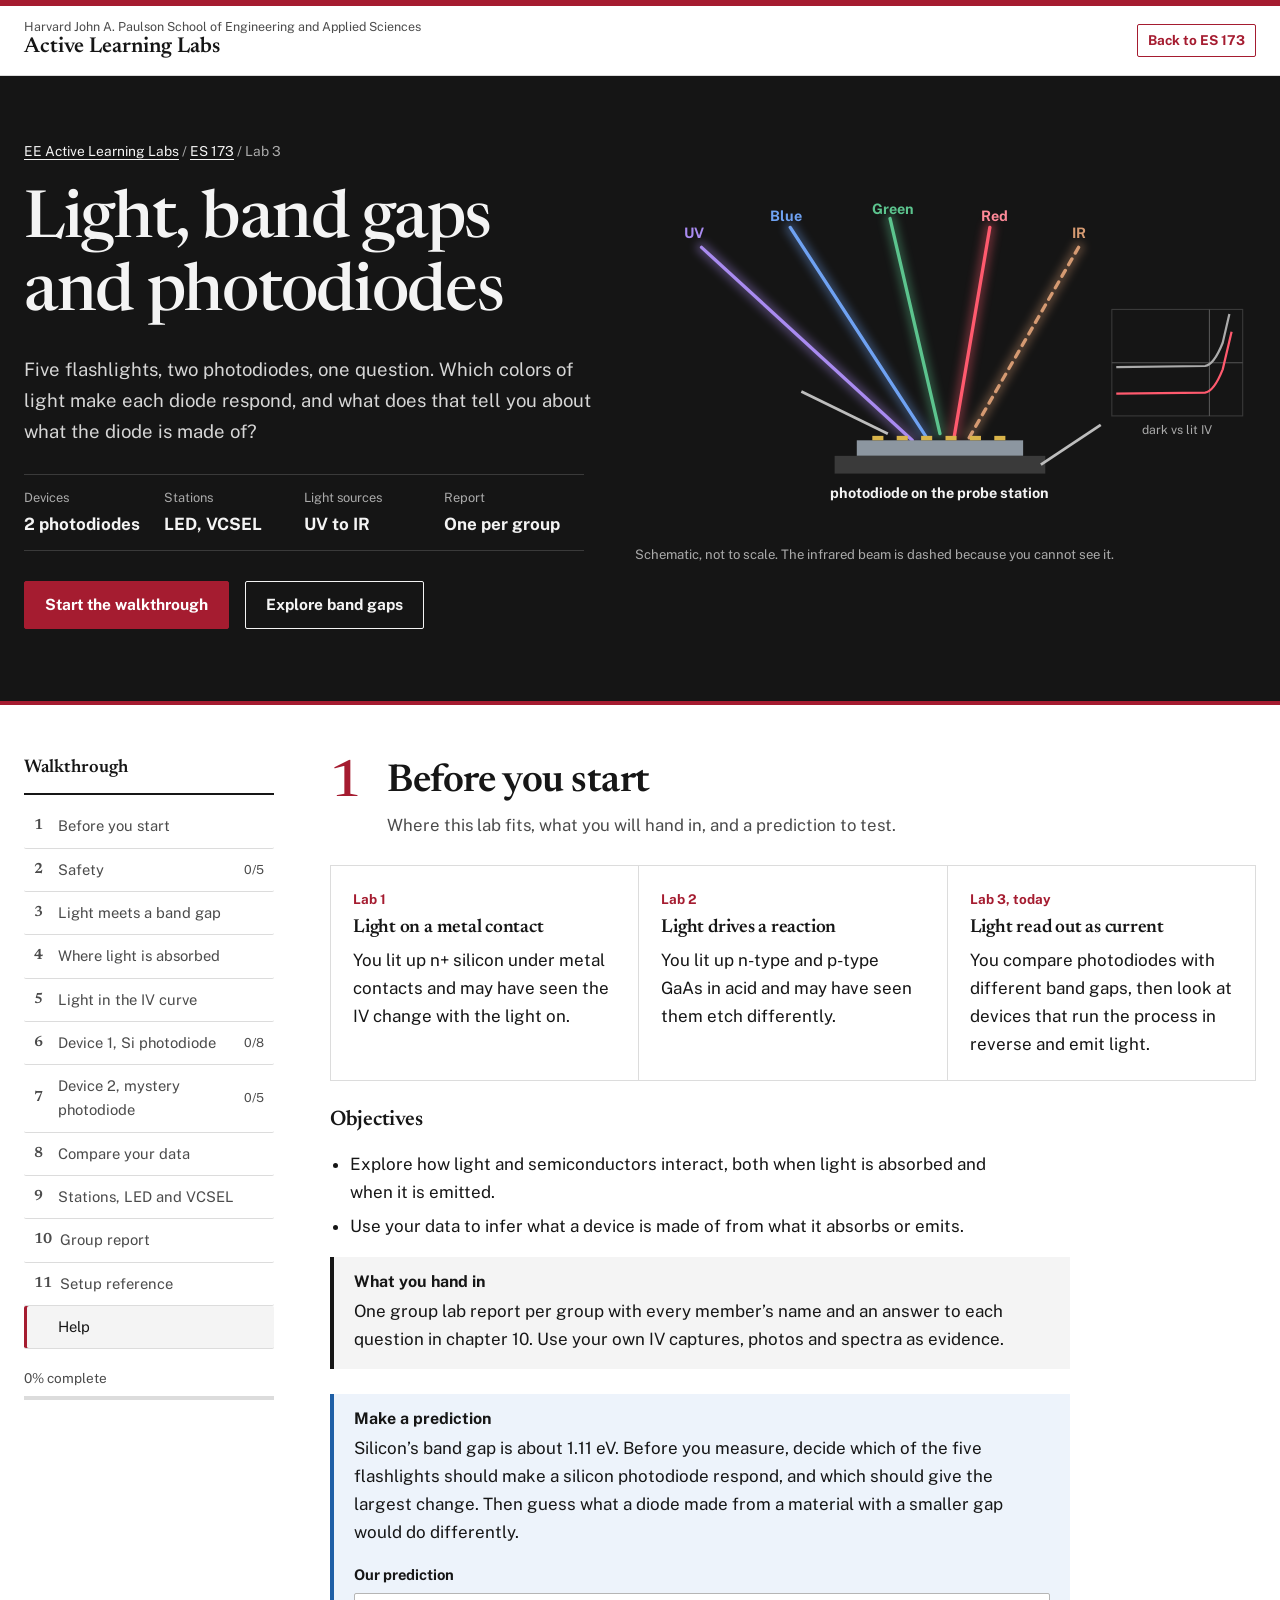
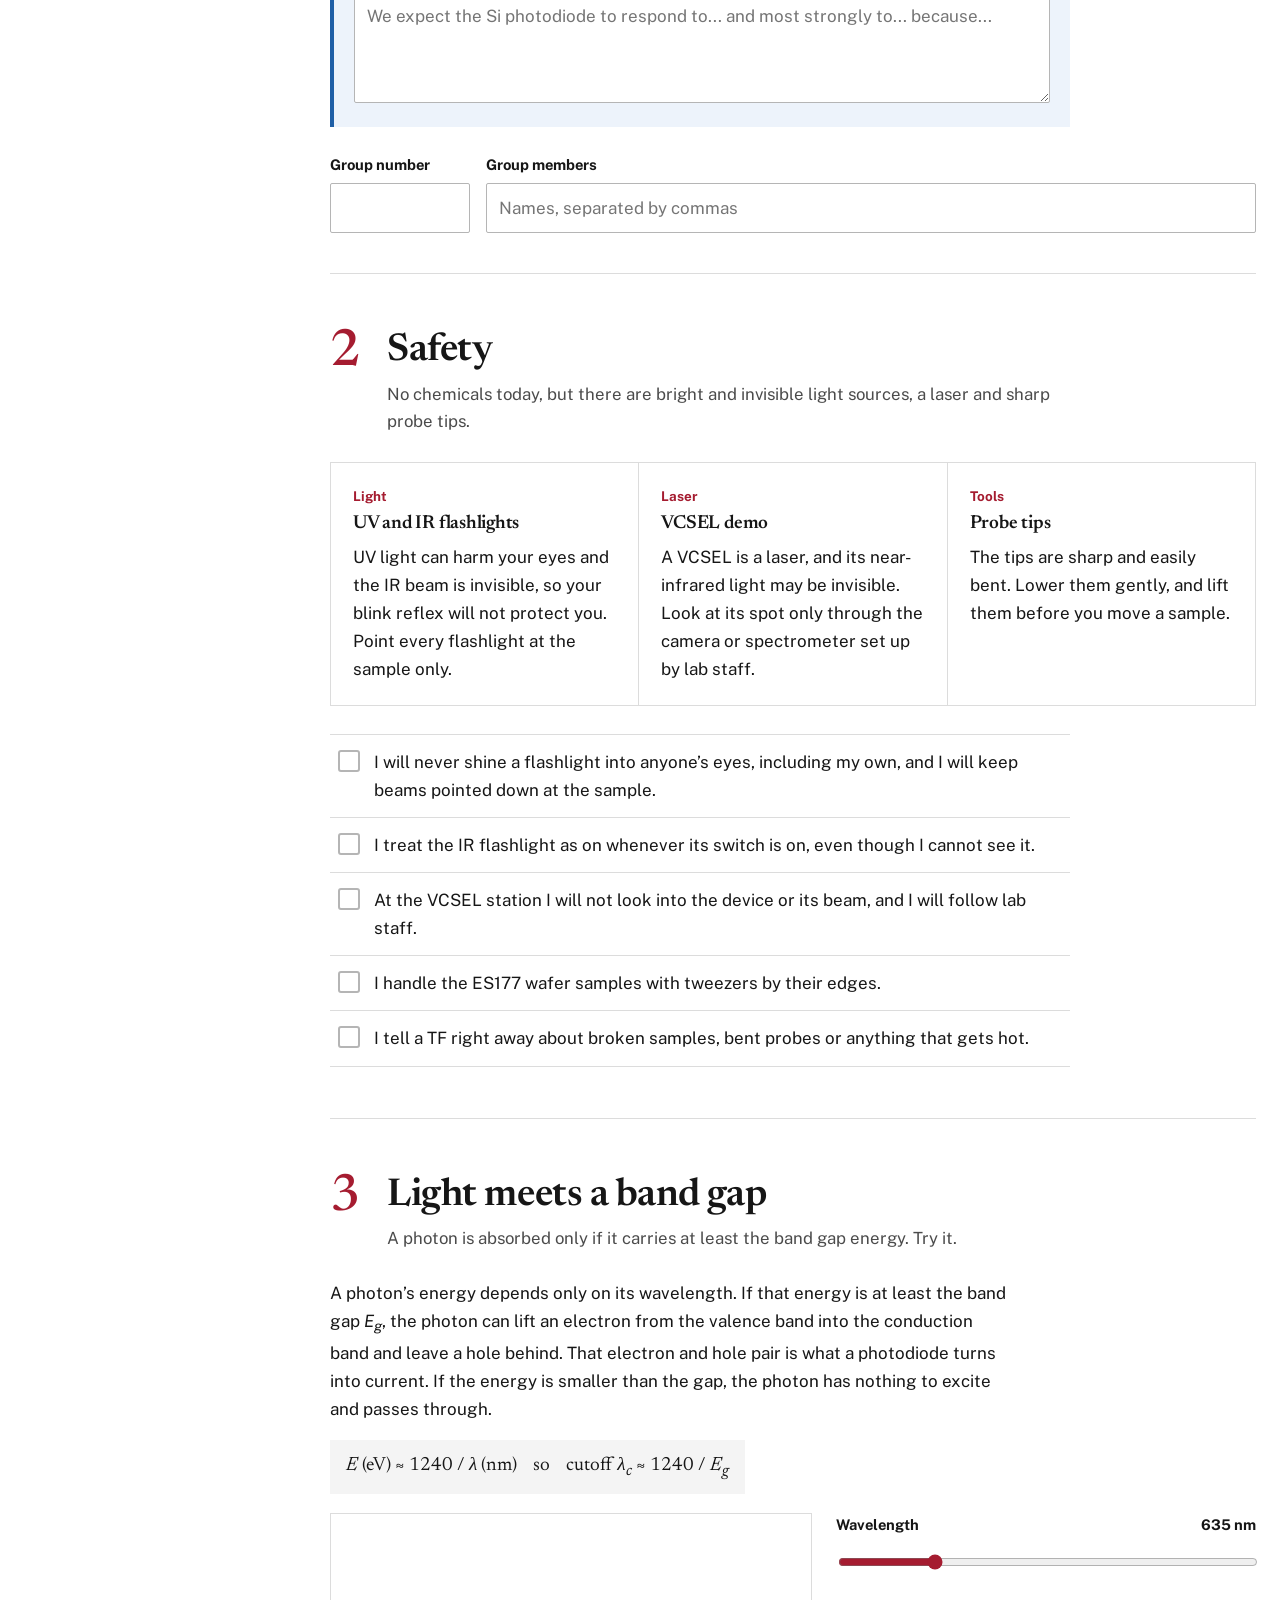
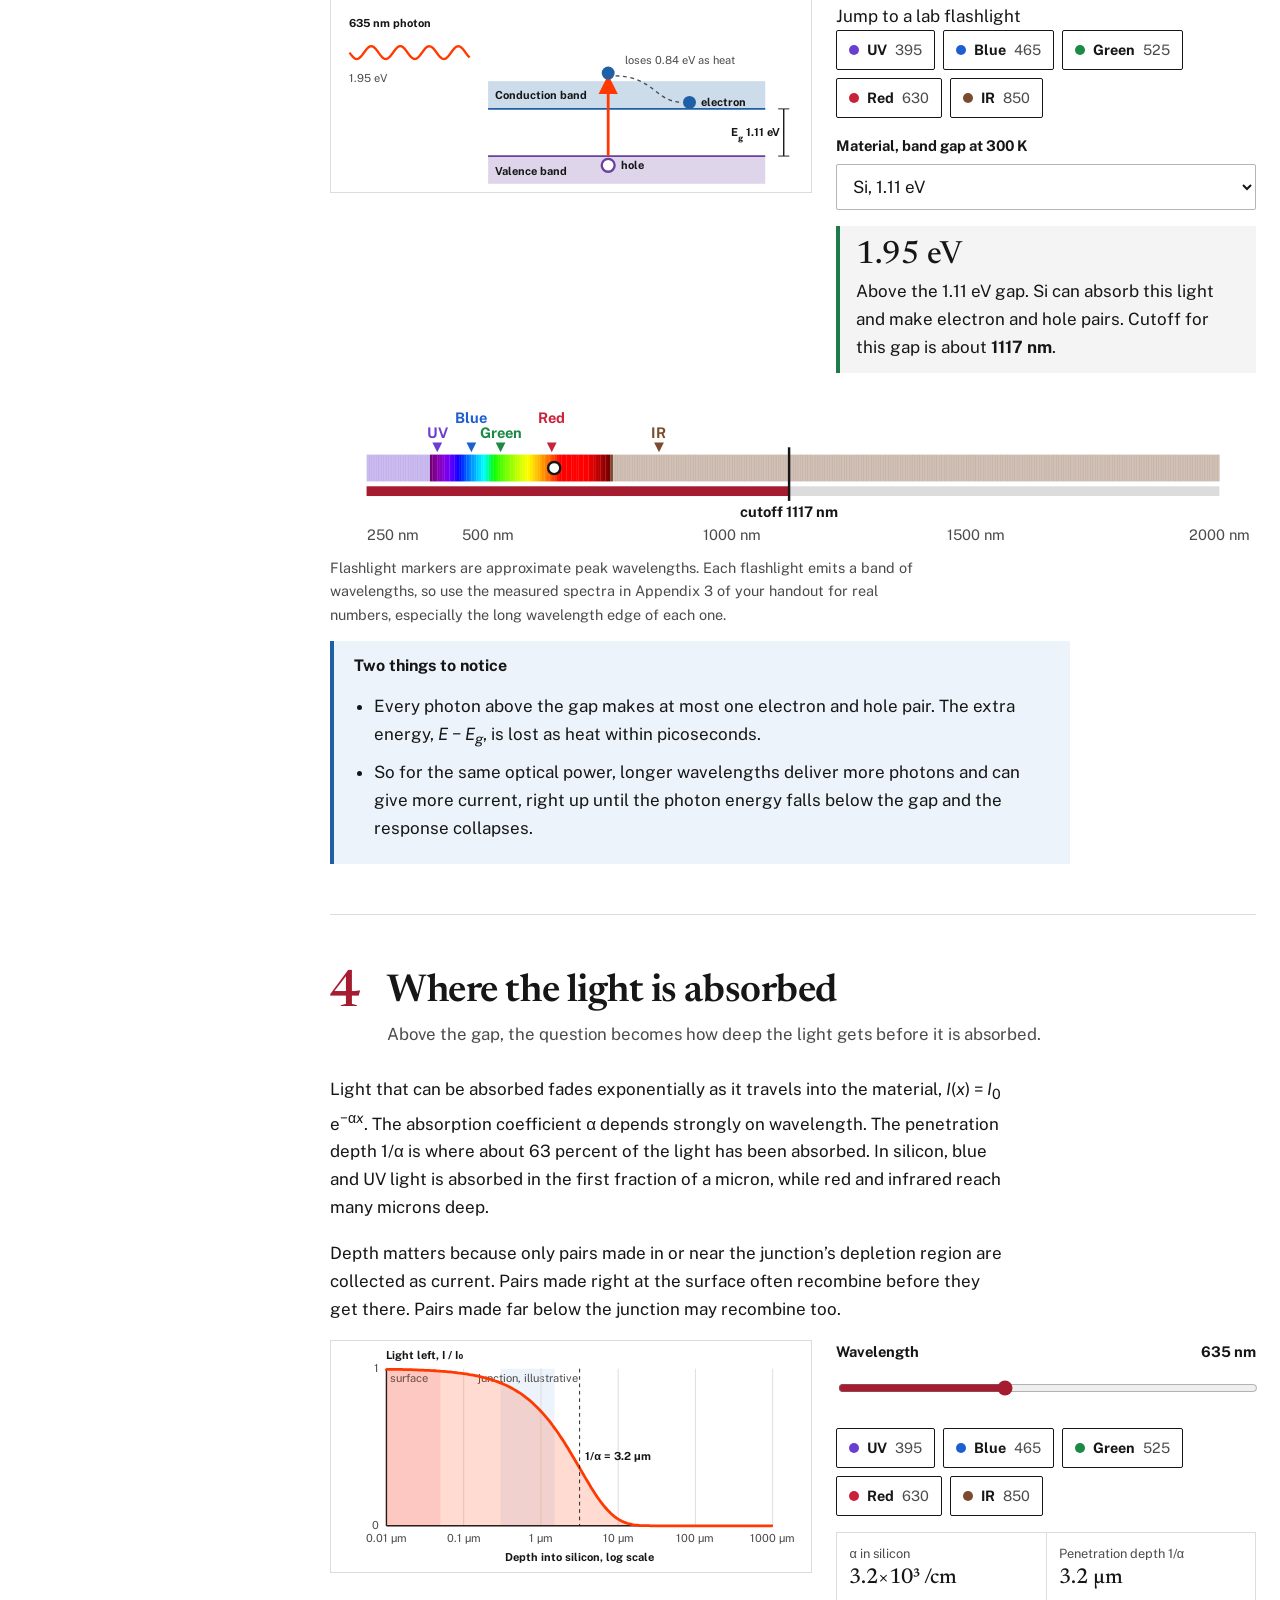
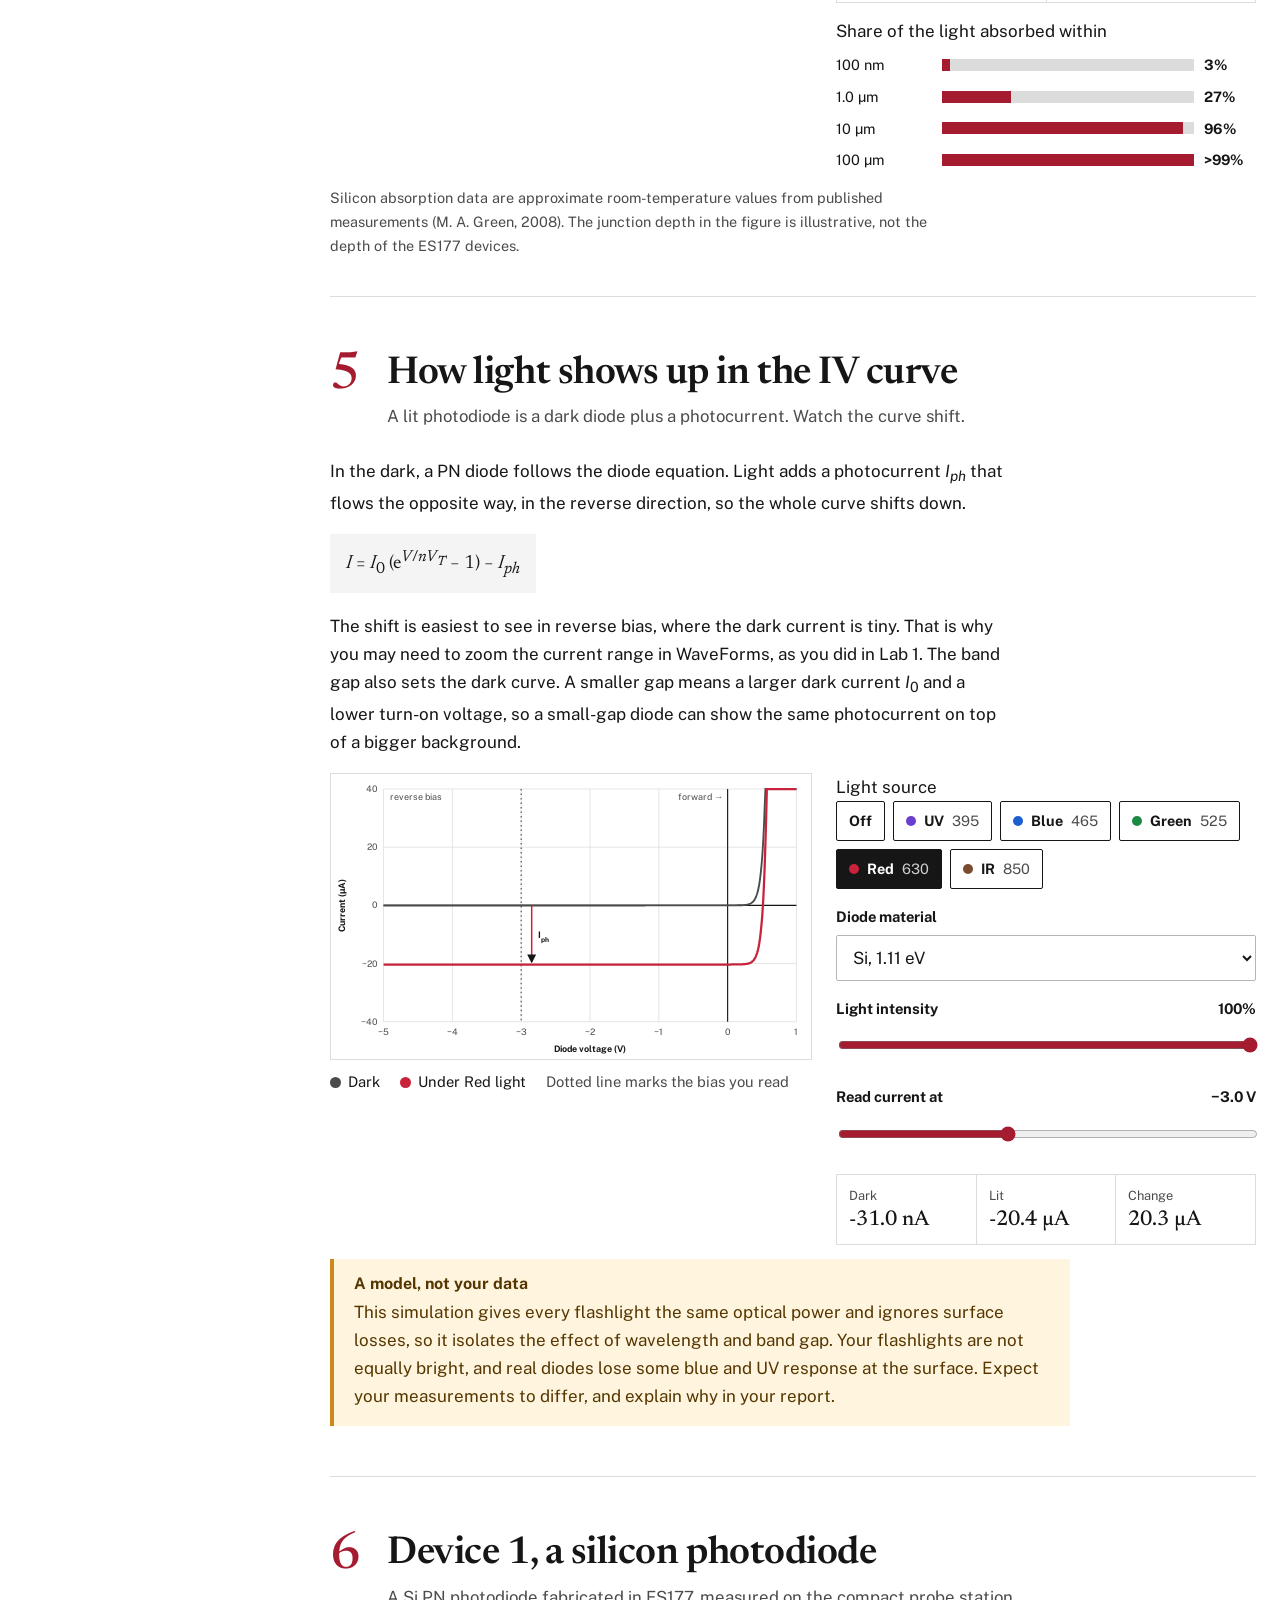
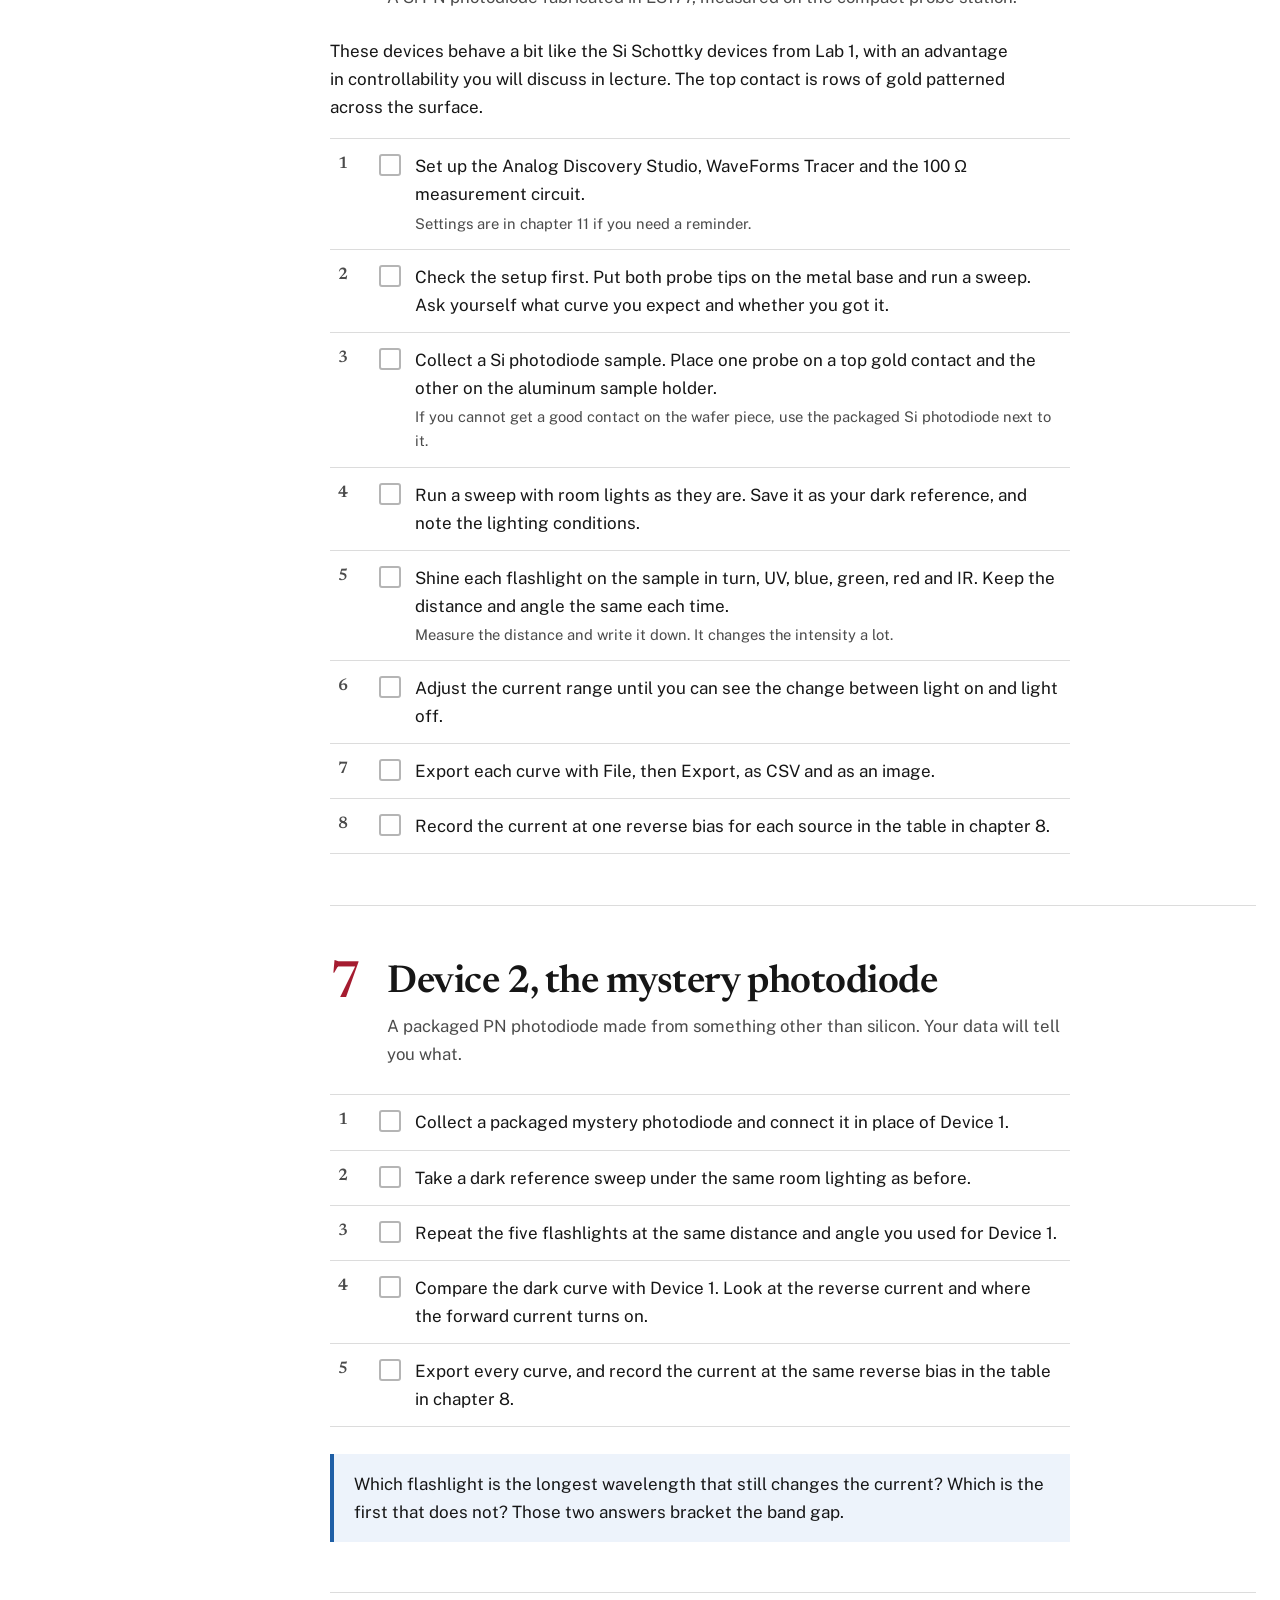
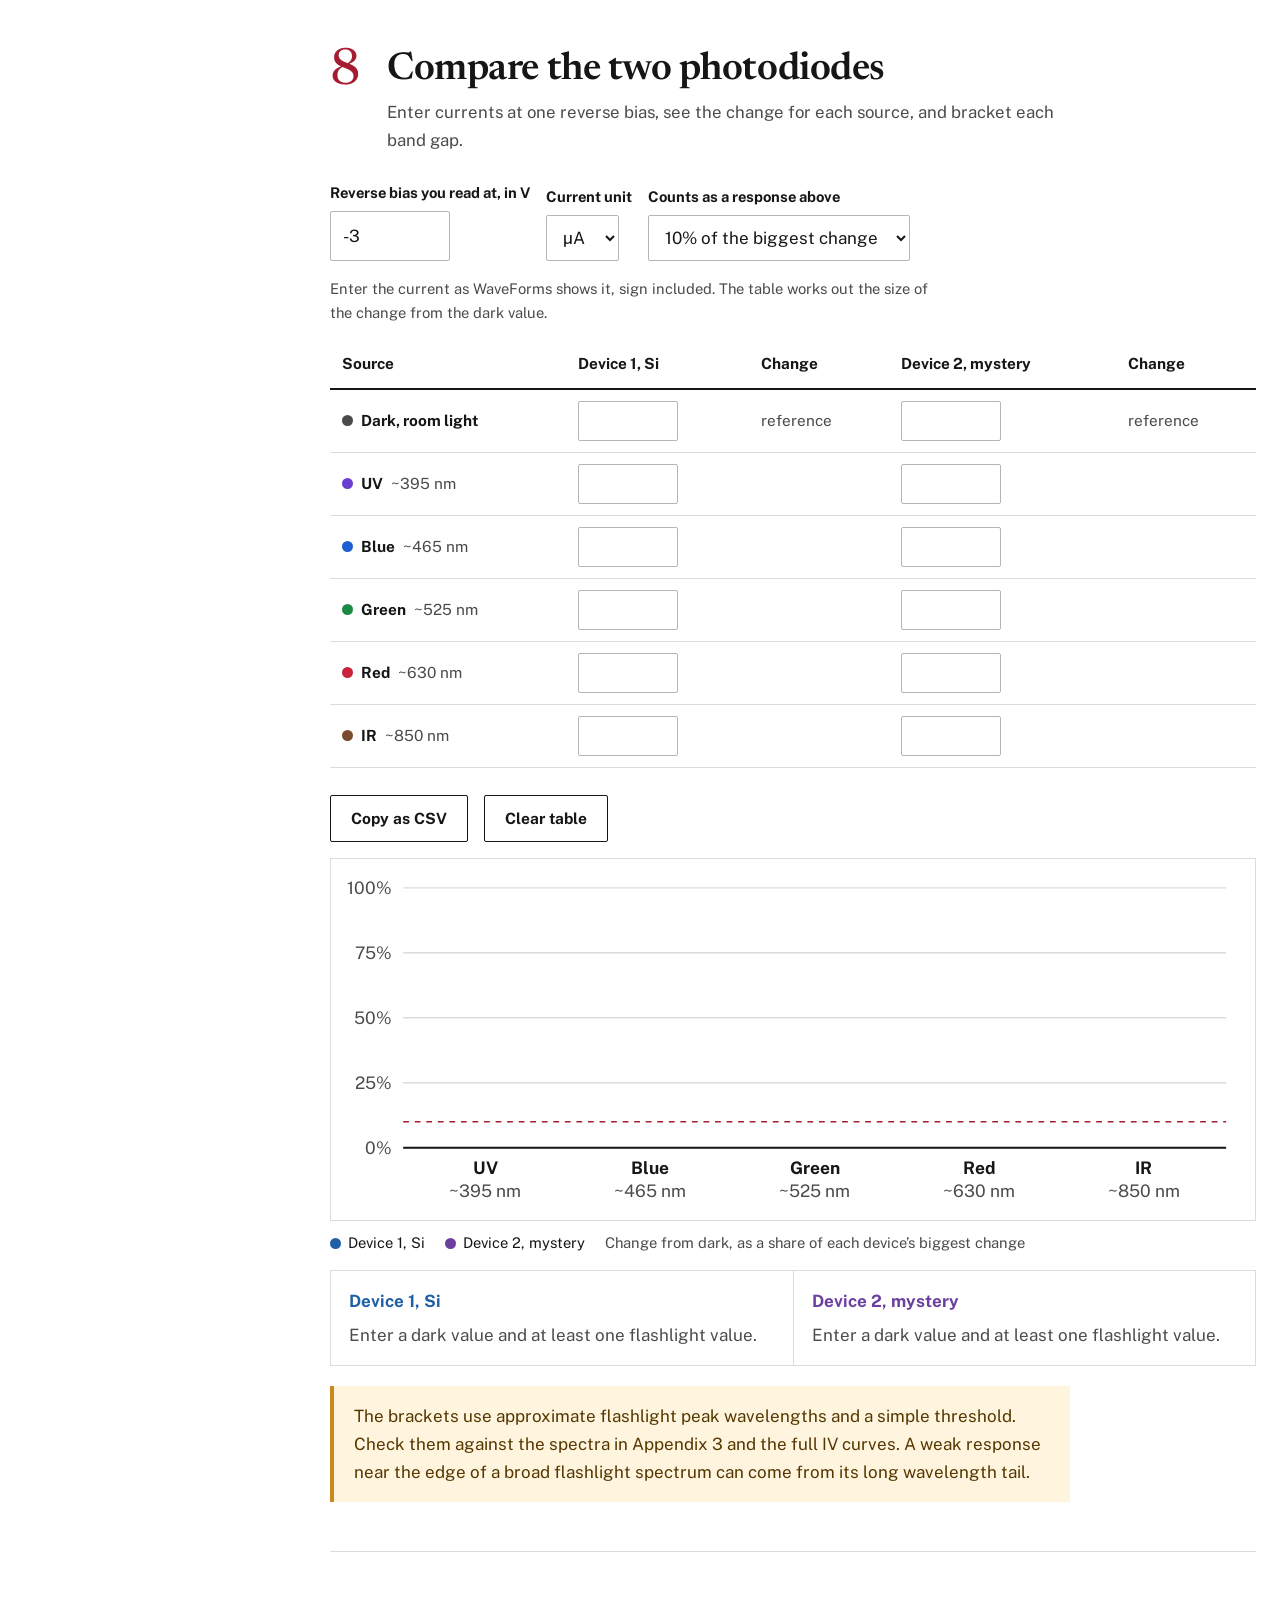
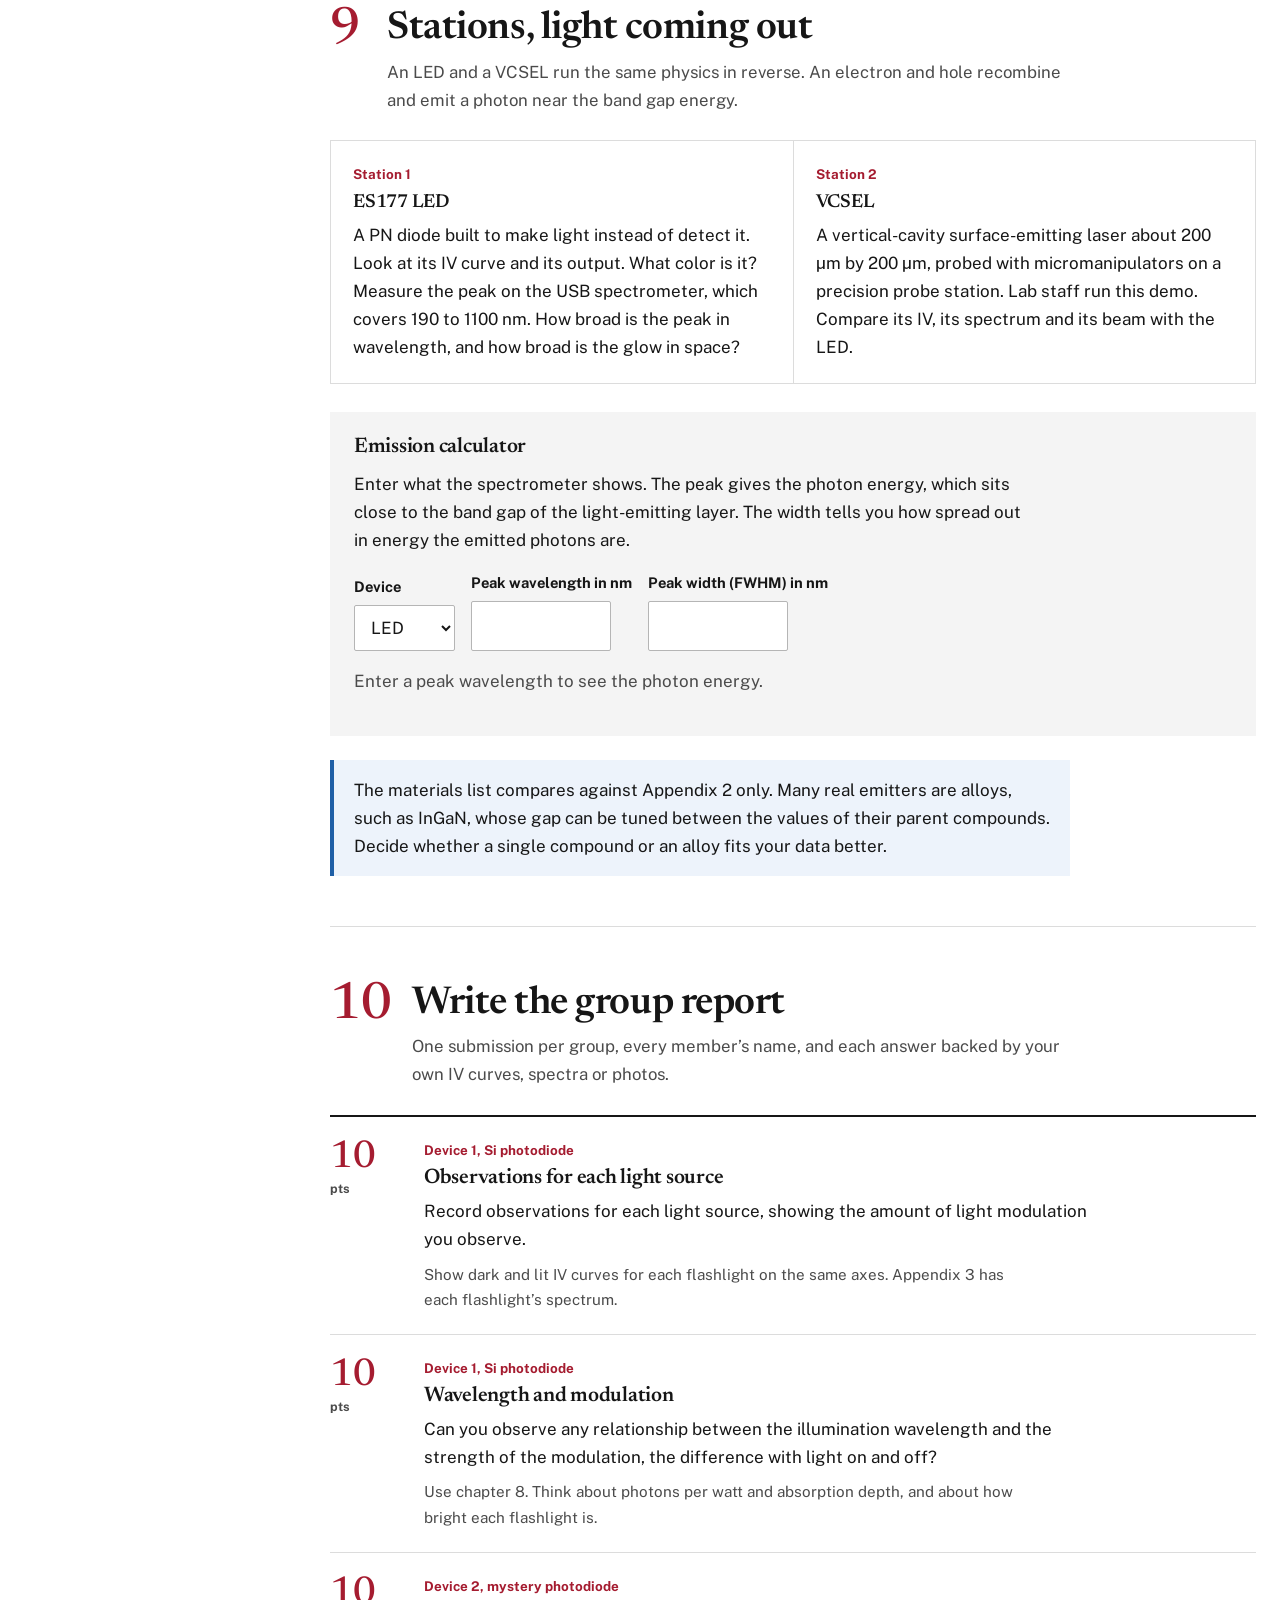
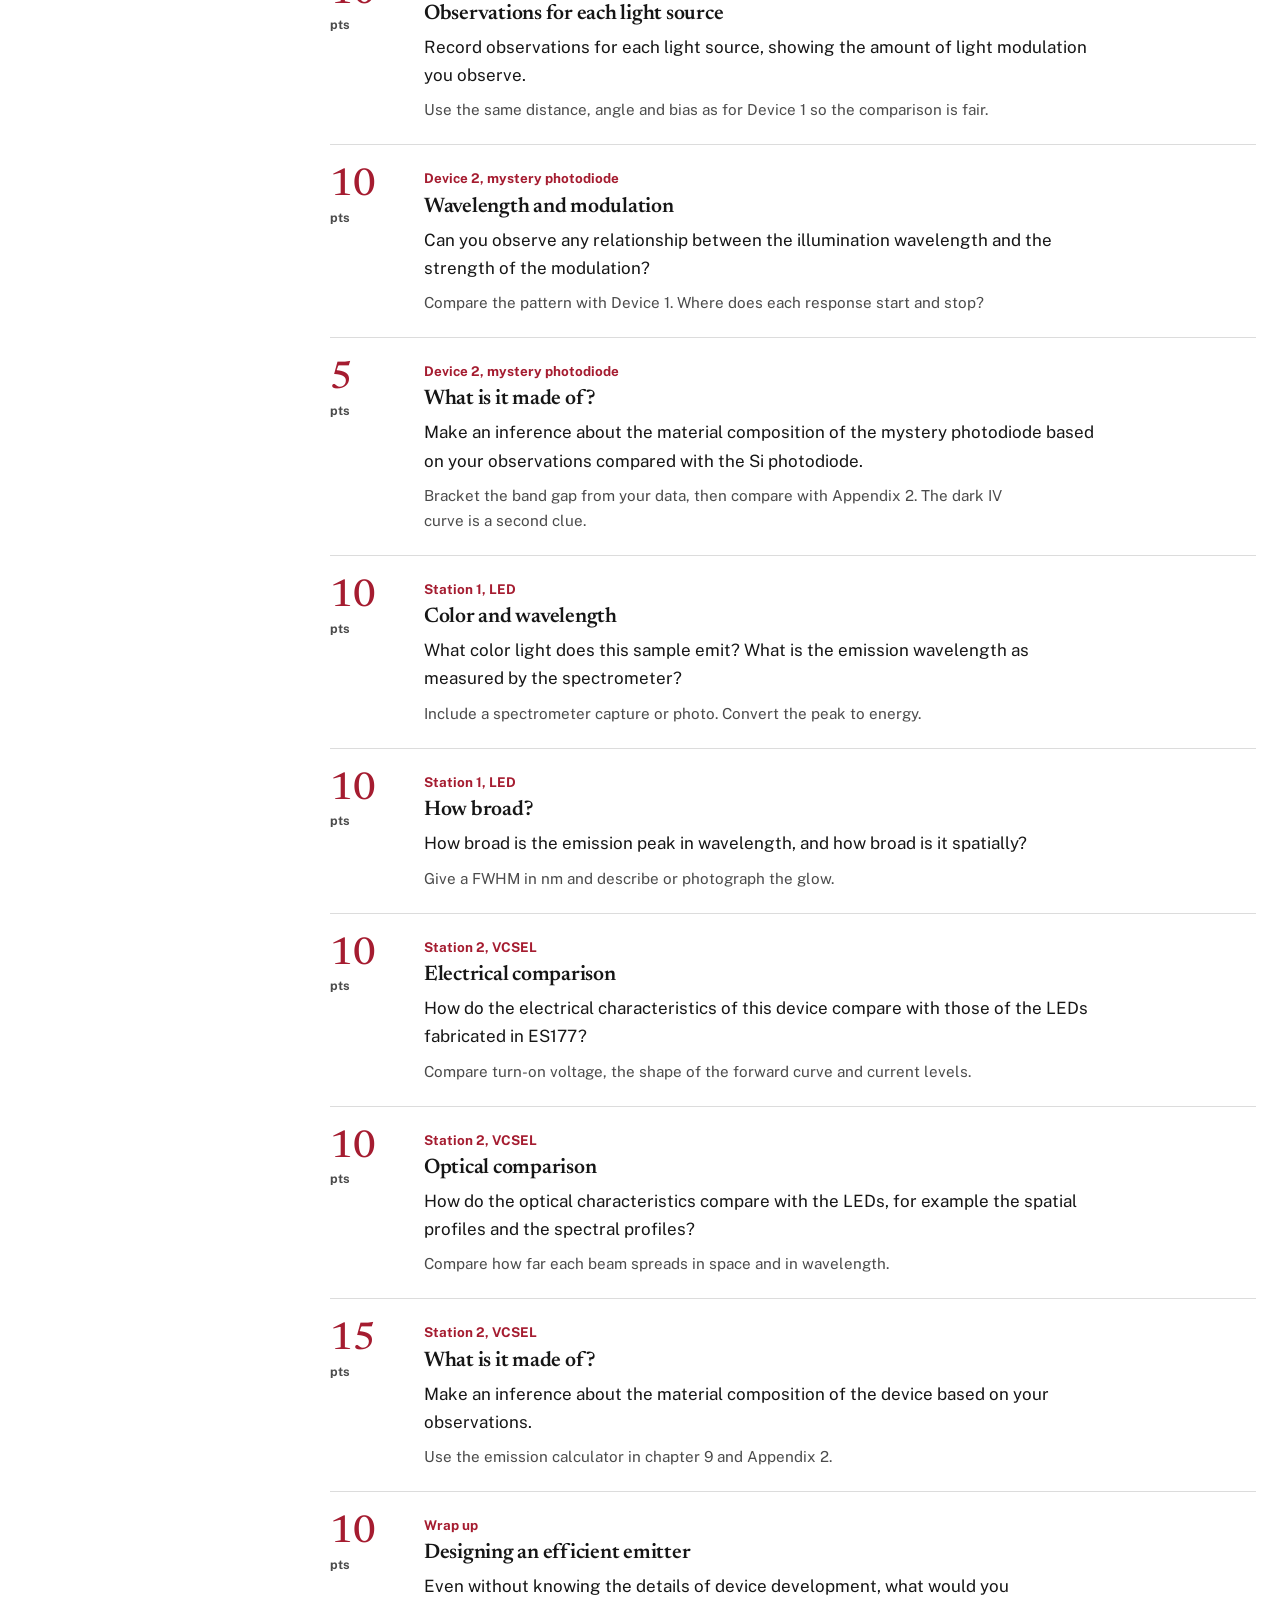
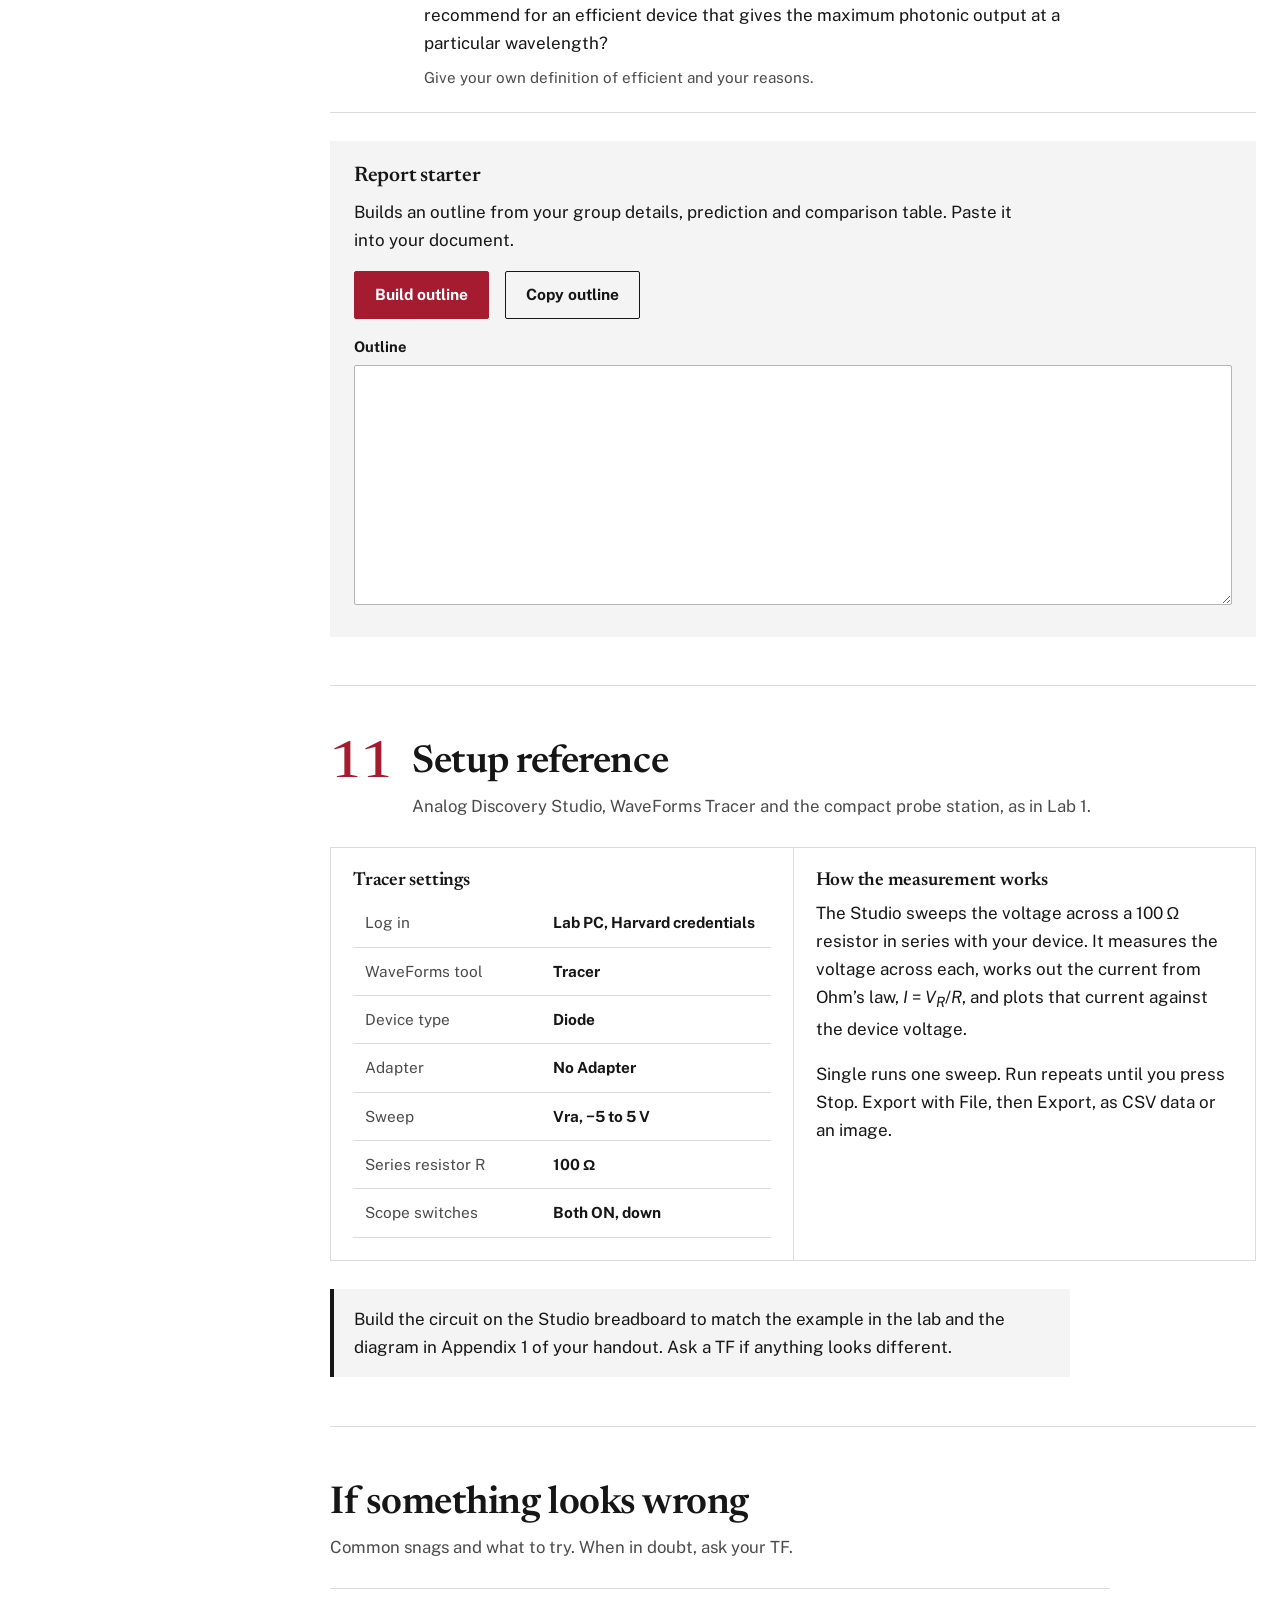
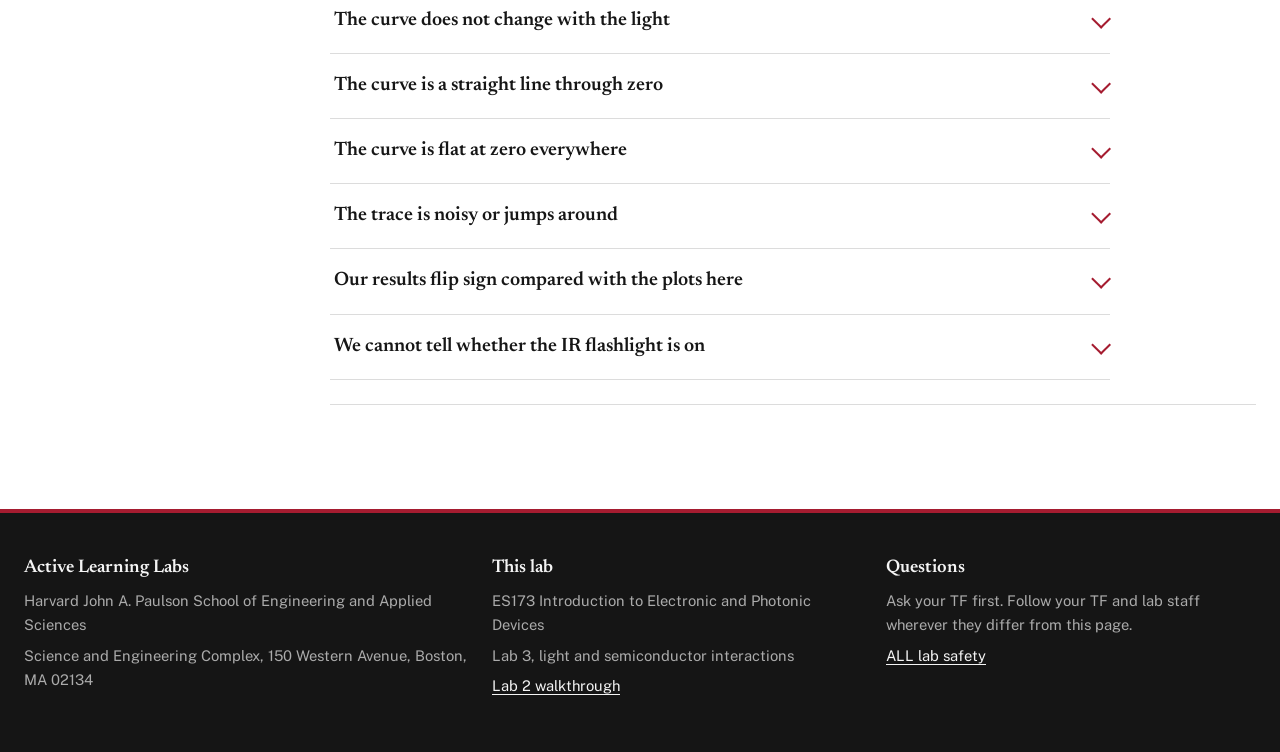
<file: courses/es173-lab3/index.html>
<!doctype html>
<html lang="en">
<head>
<meta charset="utf-8">
<meta name="viewport" content="width=device-width, initial-scale=1, viewport-fit=cover">
<title>ES173 Lab 3 Student Walkthrough</title>
<meta name="description" content="ES173 Lab 3 walkthrough: how light and semiconductor band gaps interact, and how that shows up in a photodiode IV curve.">
<link rel="icon" href="../../favicon.svg" type="image/svg+xml">
<link rel="preconnect" href="https://fonts.googleapis.com">
<link rel="preconnect" href="https://fonts.gstatic.com" crossorigin>
<link href="https://fonts.googleapis.com/css2?family=Newsreader:opsz,wght@6..72,500;6..72,600&family=Public+Sans:wght@400;600;700&display=swap" rel="stylesheet">
<style>
:root{
  --crimson:#A51C30;--crimson-ink:#8C1527;--on-crimson:#FFFFFF;
  --ink:#161616;--ink-2:#4B4B4B;--paper:#FFFFFF;--mist:#F4F4F4;--rule:#DCDCDC;--rule-2:#B5B5B5;
  --n:#1F5FA6;--p:#6B3FA0;--ok:#1E7A4B;--focus:#1F5FA6;
  --caution-bg:#FFF5DE;--caution-ink:#553600;--caution-rule:#C98A1B;
  --stop-bg:#FBE8EB;--stop-ink:#6A0E1E;--stop-rule:#A51C30;
  --think-bg:#EDF3FB;--think-rule:#1F5FA6;
  --hero:#151515;--hero-ink:#F4F4F4;--hero-2:#ABABAB;--beam:#FF2E48;--hero-n:#7FB2F0;--hero-p:#C3A2F2;
  --serif:'Newsreader',Georgia,'Times New Roman',serif;
  --sans:'Public Sans','Helvetica Neue',Arial,system-ui,sans-serif;
  color-scheme:light;
  box-sizing:border-box;padding-top:env(safe-area-inset-top,0px);padding-bottom:env(safe-area-inset-bottom,0px);
}
@media (prefers-color-scheme:dark){
  :root:not([data-theme="light"]){
    --crimson:#E25A6E;--crimson-ink:#F08797;--on-crimson:#1A0A0D;
    --ink:#ECECEC;--ink-2:#B3B3B3;--paper:#1B1B1B;--mist:#121212;--rule:#303030;--rule-2:#4A4A4A;
    --n:#6CA6E8;--p:#B28CE8;--ok:#5CC48E;--focus:#8AB4F8;
    --caution-bg:#34270C;--caution-ink:#F2D79E;--caution-rule:#8A6420;
    --stop-bg:#3A1219;--stop-ink:#F6C3CB;--stop-rule:#E25A6E;
    --think-bg:#14202D;--think-rule:#6CA6E8;
    --hero:#0B0B0B;color-scheme:dark;
  }
}
:root[data-theme="dark"]{
    --crimson:#E25A6E;--crimson-ink:#F08797;--on-crimson:#1A0A0D;
    --ink:#ECECEC;--ink-2:#B3B3B3;--paper:#1B1B1B;--mist:#121212;--rule:#303030;--rule-2:#4A4A4A;
    --n:#6CA6E8;--p:#B28CE8;--ok:#5CC48E;--focus:#8AB4F8;
    --caution-bg:#34270C;--caution-ink:#F2D79E;--caution-rule:#8A6420;
    --stop-bg:#3A1219;--stop-ink:#F6C3CB;--stop-rule:#E25A6E;
    --think-bg:#14202D;--think-rule:#6CA6E8;
    --hero:#0B0B0B;color-scheme:dark;
}
*,*::before,*::after{box-sizing:inherit}
html{height:auto;scroll-behavior:smooth;scroll-padding-top:calc(env(safe-area-inset-top,0px) + 72px)}
@media(min-width:1100px){html{scroll-padding-top:calc(env(safe-area-inset-top,0px) + 24px)}}
body{margin:0;background:var(--paper);color:var(--ink);font:17px/1.65 var(--sans);-webkit-text-size-adjust:100%;font-feature-settings:"tnum" 0}
body::before{content:"";position:fixed;inset:0 0 auto;height:env(safe-area-inset-top,0px);background:var(--paper);z-index:60}
a{color:var(--crimson);text-underline-offset:3px}
:focus-visible{outline:3px solid var(--focus);outline-offset:3px;border-radius:3px}
.skip{position:absolute;left:-9999px;top:0}
.skip:focus{left:12px;top:12px;z-index:99;background:var(--paper);padding:8px 14px}
h1,h2,h3,h4{font-family:var(--serif);font-weight:600;line-height:1.12;margin:0 0 .45em;letter-spacing:-.012em}
h2{font-size:clamp(1.75rem,3.2vw,2.4rem)}
h3{font-size:1.32rem;font-weight:600}
h4{font-family:var(--sans);font-size:1rem;font-weight:700;letter-spacing:0;margin-bottom:.35em}
p{margin:0 0 1em;max-width:68ch}
ul,ol{padding-left:1.2em;max-width:68ch}
li{margin-bottom:.35em}

/* site header */
.site{border-top:6px solid var(--crimson);background:var(--paper);border-bottom:1px solid var(--rule)}
.site-in{max-width:1280px;margin:0 auto;padding:14px 24px;display:flex;align-items:center;justify-content:space-between;gap:16px}
.brand{display:flex;flex-direction:column;text-decoration:none;color:var(--ink);line-height:1.2}
.brand .b1{font-size:.78rem;color:var(--ink-2)}
.brand .b2{font-family:var(--serif);font-weight:600;font-size:1.35rem}
.site .tag{font-size:.85rem;font-weight:700;color:var(--crimson);border:1.5px solid var(--crimson);padding:4px 10px;border-radius:2px;white-space:nowrap}

/* hero */
.hero{background:var(--hero);color:var(--hero-ink);position:relative;overflow:hidden}
.hero::after{content:"";position:absolute;inset:auto 0 0 0;height:4px;background:var(--crimson)}
.hero-in{max-width:1280px;margin:0 auto;padding:44px 24px 56px;display:grid;gap:36px;grid-template-columns:1fr}
@media(min-width:960px){.hero-in{grid-template-columns:minmax(0,1fr) minmax(0,1.08fr);align-items:center;padding:64px 24px 76px}}
.crumb{font-size:.86rem;color:var(--hero-2);margin-bottom:22px}
.crumb a{color:var(--hero-ink)}
.hero h1{font-size:clamp(2.3rem,5.4vw,4.1rem);font-weight:500;letter-spacing:-.02em;margin-bottom:.35em;max-width:16ch}
.hero-lede{font-size:1.16rem;color:#D6D6D6;max-width:52ch}
.facts{display:grid;grid-template-columns:repeat(2,minmax(0,1fr));gap:0;margin:28px 0 30px;border-top:1px solid #3A3A3A;max-width:560px}
@media(min-width:560px){.facts{grid-template-columns:repeat(4,minmax(0,1fr))}}
.facts div{padding:12px 14px 12px 0;border-bottom:1px solid #3A3A3A}
.facts dt{font-size:.8rem;color:var(--hero-2)}
.facts dd{margin:2px 0 0;font-weight:700}
.hero-fig{margin:0}
.hero-fig svg{display:block;width:100%;height:auto}
.hero-fig figcaption{font-size:.82rem;color:var(--hero-2);margin-top:8px}

/* buttons */
.btn,button{font:inherit;font-weight:700;font-size:.97rem;cursor:pointer;display:inline-flex;align-items:center;justify-content:center;gap:8px;min-height:46px;padding:10px 20px;border-radius:2px;border:1.5px solid var(--ink);background:transparent;color:var(--ink);text-decoration:none;transition:background .15s,color .15s,border-color .15s}
.btn:hover,button:hover:not(:disabled){background:var(--ink);color:var(--paper)}
.btn.primary,button.primary{background:var(--crimson);border-color:var(--crimson);color:var(--on-crimson)}
.btn.primary:hover,button.primary:hover:not(:disabled){background:var(--crimson-ink);border-color:var(--crimson-ink);color:var(--on-crimson)}
.hero .btn{border-color:var(--hero-ink);color:var(--hero-ink)}
.hero .btn:hover{background:var(--hero-ink);color:var(--hero)}
.hero .btn.primary{border-color:var(--crimson);color:var(--on-crimson)}
button:disabled{opacity:.4;cursor:not-allowed}
button.sm{min-height:40px;padding:6px 14px;font-size:.9rem}

/* layout */
.layout{max-width:1280px;margin:0 auto;padding:0 24px}
@media(min-width:1100px){.layout{display:grid;grid-template-columns:250px minmax(0,1fr);gap:56px}}
.rail{position:sticky;top:env(safe-area-inset-top,0px);z-index:40;background:var(--paper);border-bottom:1px solid var(--rule);margin:0 -24px;padding:8px 12px}
.rail-h{display:none}
.rail ol{list-style:none;margin:0;padding:0;display:flex;gap:4px;overflow-x:auto;scrollbar-width:none;max-width:none}
.rail ol::-webkit-scrollbar{display:none}
.rail li{margin:0}
.rail a{display:flex;align-items:center;gap:8px;white-space:nowrap;text-decoration:none;color:var(--ink-2);padding:8px 12px;border-radius:2px;font-size:.92rem}
.rail a:hover{color:var(--ink);background:var(--mist)}
.rail .rn{font-family:var(--serif);font-weight:600;color:var(--ink-2);min-width:1.1em}
.rail .rc{display:none;font-size:.78rem;color:var(--ink-2);margin-left:auto}
.rail li.active a{color:var(--ink);background:var(--mist);box-shadow:inset 3px 0 0 var(--crimson)}
.rail li.complete .rn{color:var(--ok)}
.rail li.mine .rt::after{content:"";display:inline-block;width:7px;height:7px;border-radius:50%;background:var(--crimson);margin-left:8px;vertical-align:2px}
.rail-prog{display:none}
@media(min-width:1100px){
  .rail{top:calc(env(safe-area-inset-top,0px) + 24px);align-self:start;margin:48px 0 0;padding:0;border:0;background:none;max-height:calc(100vh - 48px);overflow:auto}
  .rail-h{display:block;font-family:var(--serif);font-weight:600;font-size:1.15rem;margin:0 0 10px;padding-bottom:10px;border-bottom:2px solid var(--ink)}
  .rail ol{flex-direction:column;gap:0;overflow:visible}
  .rail a{white-space:normal;padding:9px 10px;border-bottom:1px solid var(--rule)}
  .rail .rc{display:inline}
  .rail-prog{display:block;margin-top:18px;font-size:.85rem;color:var(--ink-2)}
  .rail-prog .bar{height:4px;background:var(--rule);margin-top:6px}
  .rail-prog .bar i{display:block;height:100%;background:var(--crimson);width:0;transition:width .3s}
}
main{min-width:0;padding-bottom:40px}

/* chapters */
.chapter{padding:56px 0 24px;border-bottom:1px solid var(--rule)}
.ch-head{display:grid;grid-template-columns:auto 1fr;gap:4px 20px;align-items:start;margin-bottom:26px}
.ch-num{font-family:var(--serif);font-size:3.2rem;line-height:.9;color:var(--crimson);font-weight:500;min-width:1.2ch}
.ch-head h2{margin-bottom:.2em}
.ch-sum{color:var(--ink-2);margin:0;font-size:1.05rem}
.mine-badge{display:none;grid-column:2;justify-self:start;margin-top:8px;font-size:.82rem;font-weight:700;color:var(--on-crimson);background:var(--crimson);padding:3px 10px;border-radius:2px}
.chapter.mine .mine-badge{display:inline-block}
.role-line{font-size:.92rem;color:var(--ink-2);margin:-10px 0 18px}
.role-line b{color:var(--ink)}

/* checklist steps */
ol.steps,ul.checks{list-style:none;margin:0 0 1.6em;padding:0;counter-reset:s;max-width:74ch;border-top:1px solid var(--rule)}
ol.steps>li,ul.checks>li{margin:0;border-bottom:1px solid var(--rule)}
ol.steps>li{counter-increment:s}
.ckl{display:grid;grid-template-columns:auto 1fr;gap:14px;align-items:start;padding:13px 8px;cursor:pointer;transition:background .15s}
ol.steps .ckl{grid-template-columns:1.6em auto 1fr}
ol.steps .ckl::before{content:counter(s);font-family:var(--serif);font-weight:600;color:var(--ink-2);font-size:1.05rem;line-height:1.5}
.ckl:hover{background:var(--mist)}
input.ck{appearance:none;-webkit-appearance:none;width:22px;height:22px;margin:2px 0 0;border:2px solid var(--rule-2);border-radius:3px;background:var(--paper);display:grid;place-content:center;cursor:pointer;transition:background .15s,border-color .15s}
input.ck::after{content:"";width:11px;height:6px;border-left:2.5px solid var(--on-crimson);border-bottom:2.5px solid var(--on-crimson);transform:translate(0,-1px) rotate(-45deg) scale(0);transition:transform .15s}
input.ck:checked{background:var(--crimson);border-color:var(--crimson)}
input.ck:checked::after{transform:translate(0,-1px) rotate(-45deg) scale(1)}
input.ck:checked~.tx{color:var(--ink-2)}
.tx .sub{display:block;font-size:.92rem;color:var(--ink-2);margin-top:3px}

/* callouts */
.callout{border-left:4px solid;padding:16px 20px;margin:0 0 1.5em;max-width:74ch}
.callout h4{margin-top:0}
.callout>:last-child{margin-bottom:0}
.callout p{max-width:none}
.callout.note{background:var(--mist);border-color:var(--ink)}
.callout.caution{background:var(--caution-bg);border-color:var(--caution-rule);color:var(--caution-ink)}
.callout.stop{background:var(--stop-bg);border-color:var(--stop-rule);color:var(--stop-ink)}
.callout.think{background:var(--think-bg);border-color:var(--think-rule)}

/* panels and grids */
.panel{background:var(--mist);padding:24px;margin-bottom:24px}
.panel>:last-child{margin-bottom:0}
.panel h3{margin-top:0}
.cards{display:grid;gap:1px;background:var(--rule);border:1px solid var(--rule);margin-bottom:28px;grid-template-columns:1fr}
@media(min-width:720px){.cards.c2{grid-template-columns:repeat(2,1fr)}.cards.c3{grid-template-columns:repeat(3,1fr)}}
.cards>div{background:var(--paper);padding:22px}
.cards h3{font-size:1.18rem;margin-top:0}
.cards p:last-child{margin-bottom:0}
.kicker{display:block;font-size:.84rem;font-weight:700;color:var(--crimson);margin-bottom:6px}

/* forms */
label.f{display:block;font-weight:700;font-size:.92rem;margin:0 0 6px}
input[type=text],input[type=number],input[type=date],select,textarea{font:inherit;color:var(--ink);background:var(--paper);border:1.5px solid var(--rule-2);border-radius:2px;padding:10px 12px;max-width:100%;min-height:46px}
input:focus-visible,select:focus-visible,textarea:focus-visible{outline:3px solid var(--focus);outline-offset:1px}
textarea{width:100%;min-height:110px;resize:vertical;line-height:1.5}
.row{display:flex;flex-wrap:wrap;gap:16px;align-items:flex-end;margin-bottom:16px}
.seg{display:inline-flex;flex-wrap:wrap;border:1.5px solid var(--ink);border-radius:2px}
.seg button{border:0;border-radius:0;min-height:44px}
.seg button+button{border-left:1.5px solid var(--ink)}
.seg button[aria-pressed="true"]{background:var(--ink);color:var(--paper)}

/* tables */
.tw{overflow-x:auto;margin-bottom:1.6em;max-width:100%}
table{border-collapse:collapse;width:100%;font-size:.96rem}
th,td{padding:11px 12px;text-align:left;vertical-align:top;border-bottom:1px solid var(--rule)}
thead th{border-bottom:2px solid var(--ink);font-weight:700;white-space:nowrap}
tbody th{font-weight:700}
table.wide{min-width:680px}
.spec{max-width:620px}
.spec td:first-child{color:var(--ink-2);width:45%}
.spec td:last-child{font-weight:700}

/* details */
details.acc{border-top:1px solid var(--rule);max-width:78ch}
details.acc:last-of-type{border-bottom:1px solid var(--rule)}
details.acc summary{cursor:pointer;list-style:none;display:flex;justify-content:space-between;align-items:center;gap:16px;padding:16px 4px;font-family:var(--serif);font-weight:600;font-size:1.22rem}
details.acc summary::-webkit-details-marker{display:none}
details.acc summary::after{content:"";width:12px;height:12px;border-right:2px solid var(--crimson);border-bottom:2px solid var(--crimson);transform:rotate(45deg) translateY(-3px);transition:transform .2s;flex:none}
details.acc[open] summary::after{transform:rotate(-135deg) translateY(-3px)}
details.acc>div{padding:0 4px 18px}

/* chart */
.chart svg{width:100%;height:auto;display:block;background:var(--paper);border:1px solid var(--rule)}
.chart text{fill:var(--ink-2);font:12px var(--sans)}
.chart text.t{fill:var(--ink);font-weight:700}
.chart .grid{stroke:var(--rule);stroke-width:1}
.chart .axis{stroke:var(--ink);stroke-width:1.5}
.legend{display:flex;gap:20px;flex-wrap:wrap;margin:10px 0;font-size:.92rem}
.dot{display:inline-block;width:11px;height:11px;border-radius:50%;margin-right:7px;vertical-align:-1px}
.res{display:grid;gap:1px;background:var(--rule);border:1px solid var(--rule);grid-template-columns:repeat(auto-fit,minmax(240px,1fr));margin-top:14px}
.res>div{background:var(--paper);padding:16px 18px}
.res .big{font:500 2rem/1.1 var(--serif);display:block;margin:4px 0}
.datatbl input{width:110px;min-height:40px;padding:6px 10px}
.muted{color:var(--ink-2)}
code{font-family:ui-monospace,SFMono-Regular,Menlo,Consolas,monospace;font-size:.9em;background:var(--mist);padding:3px 7px;border-radius:2px;word-break:break-all}

/* footer */
.foot{background:var(--hero);color:var(--hero-2);margin-top:64px;border-top:4px solid var(--crimson)}
.foot-in{max-width:1280px;margin:0 auto;padding:40px 24px 48px;display:grid;gap:24px;grid-template-columns:1fr;font-size:.92rem}
@media(min-width:800px){.foot-in{grid-template-columns:1.2fr 1fr 1fr}}
.foot b{display:block;color:var(--hero-ink);font-family:var(--serif);font-size:1.15rem;font-weight:600;margin-bottom:6px}
.foot a{color:var(--hero-ink)}
.foot p{margin:0 0 .4em}

@media(prefers-reduced-motion:reduce){html{scroll-behavior:auto}*,*::before,*::after{animation-duration:.01ms!important;animation-delay:0s!important;transition-duration:.01ms!important}}
@media print{.rail,.site,body::before,button{display:none!important}.hero{background:none;color:#000}.layout{display:block}}
input.ck-plain{appearance:none;-webkit-appearance:none;width:22px;height:22px;margin:2px 0 0;border:2px solid var(--rule-2);border-radius:3px;background:var(--paper);display:grid;place-content:center;cursor:pointer}
input.ck-plain::after{content:"";width:11px;height:6px;border-left:2.5px solid var(--paper);border-bottom:2.5px solid var(--paper);transform:translate(0,-1px) rotate(-45deg) scale(0);transition:transform .15s}
input.ck-plain:checked{background:var(--ink);border-color:var(--ink)}
input.ck-plain:checked::after{transform:translate(0,-1px) rotate(-45deg) scale(1)}
.qlist{border-top:2px solid var(--ink)}
.q{display:grid;grid-template-columns:76px 1fr;gap:18px;padding:22px 0;border-bottom:1px solid var(--rule)}
.q-pts{font:500 2.4rem/1 var(--serif);color:var(--crimson)}
.q-pts small{display:block;font:700 .78rem var(--sans);color:var(--ink-2);margin-top:4px}
.q h3{margin-bottom:.3em}
.q p{margin-bottom:.5em}
.q .hint{color:var(--ink-2);font-size:.95rem;margin:0}
/* Lab 3 additions */
:root{--uv:#6A3FD0;--bl:#1D5FD1;--gr:#1C8A45;--rd:#C8233A;--ir:#7A4B2E;--cb:#1F5FA6;--vb:#6B3FA0;--gapfill:#F7F7F7}
@media (prefers-color-scheme:dark){:root:not([data-theme="light"]){--uv:#A98BF0;--bl:#6FA2F2;--gr:#5CC48E;--rd:#F07085;--ir:#D59A72;--cb:#6CA6E8;--vb:#B28CE8;--gapfill:#222}}
:root[data-theme="dark"]{--uv:#A98BF0;--bl:#6FA2F2;--gr:#5CC48E;--rd:#F07085;--ir:#D59A72;--cb:#6CA6E8;--vb:#B28CE8;--gapfill:#222}
.viz{display:grid;gap:24px;grid-template-columns:1fr;align-items:start}
@media(min-width:900px){.viz{grid-template-columns:minmax(0,1.15fr) minmax(0,1fr)}}
.viz svg{width:100%;height:auto;display:block;background:var(--paper);border:1px solid var(--rule)}
.viz text,.strip text{fill:var(--ink-2);font:12px var(--sans)}
.viz text.t,.strip text.t{fill:var(--ink);font-weight:700}
.strip svg{width:100%;height:auto;display:block;margin-top:14px}
input[type=range]{width:100%;accent-color:var(--crimson);min-height:32px}
.ctl{margin-bottom:16px}
.ctl .f{display:flex;justify-content:space-between;gap:12px}
.ctl .f output{font-weight:700;color:var(--ink)}
.lights{display:flex;flex-wrap:wrap;gap:8px}
.lights button{min-height:40px;padding:6px 12px;font-size:.9rem;border-width:1.5px}
.lights button .sw{display:inline-block;width:10px;height:10px;border-radius:50%}
.lights button[aria-pressed="true"]{background:var(--ink);color:var(--paper)}
.lights button[aria-pressed="true"] .muted{color:inherit;opacity:.8}
.verdict{border-left:4px solid var(--rule-2);padding:12px 16px;background:var(--mist);margin:0 0 14px}
.verdict.yes{border-color:var(--ok)}
.verdict.no{border-color:var(--crimson)}
.verdict .big{display:block;font:500 2rem/1.1 var(--serif);margin-bottom:4px}
.stats{display:grid;grid-template-columns:repeat(auto-fit,minmax(96px,1fr));gap:1px;background:var(--rule);border:1px solid var(--rule);margin:0 0 14px}
.stats>div{background:var(--paper);padding:10px 12px}
.stats dt{font-size:.8rem;color:var(--ink-2)}
.stats dd{margin:2px 0 0;font:500 1.35rem/1.2 var(--serif)}
.depthbars{display:grid;gap:8px;margin:0 0 14px}
.depthbars>div{display:grid;grid-template-columns:96px 1fr 52px;gap:10px;align-items:center;font-size:.9rem}
.depthbars .bar{height:12px;background:var(--rule)}
.depthbars .bar i{display:block;height:100%;background:var(--crimson)}
.datatbl td,.datatbl th{vertical-align:middle}
.datatbl input{width:100px}
.src{display:inline-flex;align-items:center;gap:8px;font-weight:700}
.src i{width:11px;height:11px;border-radius:50%;display:inline-block}
.pill{display:inline-block;font-size:.8rem;font-weight:700;padding:2px 8px;border-radius:2px;border:1.5px solid currentColor}
.matlist{display:flex;flex-wrap:wrap;gap:6px;margin:6px 0 0;padding:0;list-style:none;max-width:none}
.matlist li{margin:0;font-size:.88rem;font-weight:700;padding:3px 9px;background:var(--mist);border:1px solid var(--rule)}
.eqn{font-family:var(--serif);font-size:1.2rem;background:var(--mist);padding:10px 16px;display:inline-block;margin:0 0 1em}
</style>
</head>
<body>
<a class="skip" href="#main">Skip to the walkthrough</a>
<header class="site"><div class="site-in">
  <a class="brand" href="https://seas.harvard.edu/active-learning-labs" target="_blank" rel="noopener"><span class="b1">Harvard John A. Paulson School of Engineering and Applied Sciences</span><span class="b2">Active Learning Labs</span></a>
  <a class="tag" style="text-decoration:none" href="../course/#es173">Back to ES 173</a>
</div></header>

<section class="hero" aria-labelledby="h1">
  <div class="hero-in">
    <div>
      <p class="crumb"><a href="../../">EE Active Learning Labs</a> / <a href="../course/#es173">ES 173</a> / Lab 3</p>
      <h1 id="h1">Light, band gaps and photodiodes</h1>
      <p class="hero-lede">Five flashlights, two photodiodes, one question. Which colors of light make each diode respond, and what does that tell you about what the diode is made of?</p>
      <dl class="facts">
        <div><dt>Devices</dt><dd>2 photodiodes</dd></div>
        <div><dt>Stations</dt><dd>LED, VCSEL</dd></div>
        <div><dt>Light sources</dt><dd>UV to IR</dd></div>
        <div><dt>Report</dt><dd>One per group</dd></div>
      </dl>
      <div class="row" style="margin:0"><a class="btn primary" href="#c-start">Start the walkthrough</a><a class="btn" href="#c-gap">Explore band gaps</a></div>
    </div>
    <figure class="hero-fig">
      <svg viewBox="0 0 560 300" role="img" aria-label="Schematic. Five flashlight beams, ultraviolet, blue, green, red and infrared, shine onto a photodiode held by two probe tips. A small IV plot shows the reverse current growing under light.">
        <defs><filter id="glow" x="-50%" y="-50%" width="200%" height="200%"><feGaussianBlur stdDeviation="4"/></filter></defs>
        <g stroke-width="10" opacity=".35" filter="url(#glow)" stroke-linecap="round">
          <line x1="60" y1="40" x2="250" y2="214" stroke="#A98BF0"/><line x1="140" y1="22" x2="262" y2="210" stroke="#6FA2F2"/><line x1="230" y1="14" x2="275" y2="208" stroke="#5CC48E"/><line x1="320" y1="22" x2="288" y2="210" stroke="#FF5A6E"/><line x1="400" y1="40" x2="300" y2="214" stroke="#D59A72" stroke-dasharray="4 8"/>
        </g>
        <g stroke-width="3" stroke-linecap="round">
          <line x1="60" y1="40" x2="250" y2="214" stroke="#A98BF0"/><line x1="140" y1="22" x2="262" y2="210" stroke="#6FA2F2"/><line x1="230" y1="14" x2="275" y2="208" stroke="#5CC48E"/><line x1="320" y1="22" x2="288" y2="210" stroke="#FF5A6E"/><line x1="400" y1="40" x2="300" y2="214" stroke="#D59A72" stroke-dasharray="6 6"/>
        </g>
        <rect x="200" y="214" width="150" height="14" fill="#8C96A0"/>
        <g fill="#D9B44A"><rect x="214" y="210" width="10" height="4"/><rect x="236" y="210" width="10" height="4"/><rect x="258" y="210" width="10" height="4"/><rect x="280" y="210" width="10" height="4"/><rect x="302" y="210" width="10" height="4"/><rect x="324" y="210" width="10" height="4"/></g>
        <rect x="180" y="228" width="190" height="16" fill="#3A3A3A"/>
        <path d="M150 170 L228 208" stroke="#BDBDBD" stroke-width="2.5"/><path d="M420 200 L366 236" stroke="#BDBDBD" stroke-width="2.5"/>
        <g font-family="Public Sans, Arial, sans-serif" font-size="13" font-weight="700">
          <text x="44" y="32" fill="#A98BF0">UV</text><text x="122" y="16" fill="#6FA2F2">Blue</text><text x="214" y="10" fill="#5CC48E">Green</text><text x="312" y="16" fill="#FF8A99">Red</text><text x="394" y="32" fill="#D59A72">IR</text>
          <text x="275" y="266" text-anchor="middle" fill="#F4F4F4">photodiode on the probe station</text>
        </g>
        <g transform="translate(430,96)">
          <rect width="118" height="96" fill="none" stroke="#3A3A3A"/>
          <line x1="0" y1="48" x2="118" y2="48" stroke="#555"/><line x1="88" y1="0" x2="88" y2="96" stroke="#555"/>
          <path d="M4 52 L84 51 Q92 50 100 30 L106 4" fill="none" stroke="#ABABAB" stroke-width="2"/>
          <path d="M4 76 L84 75 Q92 74 100 54 L108 20" fill="none" stroke="#FF5A6E" stroke-width="2"/>
          <text x="59" y="112" text-anchor="middle" fill="#ABABAB" font-size="11" font-family="Public Sans, Arial, sans-serif">dark vs lit IV</text>
        </g>
      </svg>
      <figcaption>Schematic, not to scale. The infrared beam is dashed because you cannot see it.</figcaption>
    </figure>
  </div>
</section>

<div class="layout">
  <nav class="rail" aria-label="Walkthrough chapters">
    <p class="rail-h">Walkthrough</p>
    <ol id="railList"></ol>
    <div class="rail-prog"><span id="progTxt">0% complete</span><div class="bar"><i id="progBar"></i></div></div>
  </nav>

<main id="main">

<section class="chapter" id="c-start" data-title="Before you start">
  <header class="ch-head"><span class="ch-num">1</span><div><h2>Before you start</h2><p class="ch-sum">Where this lab fits, what you will hand in, and a prediction to test.</p></div></header>
  <div class="cards c3">
    <div><span class="kicker">Lab 1</span><h3>Light on a metal contact</h3><p>You lit up n+ silicon under metal contacts and may have seen the IV change with the light on.</p></div>
    <div><span class="kicker">Lab 2</span><h3>Light drives a reaction</h3><p>You lit up n-type and p-type GaAs in acid and may have seen them etch differently.</p></div>
    <div><span class="kicker">Lab 3, today</span><h3>Light read out as current</h3><p>You compare photodiodes with different band gaps, then look at devices that run the process in reverse and emit light.</p></div>
  </div>
  <h3>Objectives</h3>
  <ul>
    <li>Explore how light and semiconductors interact, both when light is absorbed and when it is emitted.</li>
    <li>Use your data to infer what a device is made of from what it absorbs or emits.</li>
  </ul>
  <div class="callout note"><h4>What you hand in</h4><p>One group lab report per group with every member’s name and an answer to each question in chapter 10. Use your own IV captures, photos and spectra as evidence.</p></div>
  <div class="callout think">
    <h4>Make a prediction</h4>
    <p>Silicon’s band gap is about 1.11 eV. Before you measure, decide which of the five flashlights should make a silicon photodiode respond, and which should give the largest change. Then guess what a diode made from a material with a smaller gap would do differently.</p>
    <label class="f" for="pred">Our prediction</label>
    <textarea id="pred" data-save="pred" placeholder="We expect the Si photodiode to respond to... and most strongly to... because..."></textarea>
  </div>
  <div class="row">
    <div><label class="f" for="grp">Group number</label><input type="text" id="grp" data-save="grp" style="width:140px"></div>
    <div style="flex:1 1 320px"><label class="f" for="members">Group members</label><input type="text" id="members" data-save="members" style="width:100%" placeholder="Names, separated by commas"></div>
  </div>
</section>

<section class="chapter" id="c-safety" data-title="Safety">
  <header class="ch-head"><span class="ch-num">2</span><div><h2>Safety</h2><p class="ch-sum">No chemicals today, but there are bright and invisible light sources, a laser and sharp probe tips.</p></div></header>
  <div class="cards c3">
    <div><span class="kicker">Light</span><h3>UV and IR flashlights</h3><p>UV light can harm your eyes and the IR beam is invisible, so your blink reflex will not protect you. Point every flashlight at the sample only.</p></div>
    <div><span class="kicker">Laser</span><h3>VCSEL demo</h3><p>A VCSEL is a laser, and its near-infrared light may be invisible. Look at its spot only through the camera or spectrometer set up by lab staff.</p></div>
    <div><span class="kicker">Tools</span><h3>Probe tips</h3><p>The tips are sharp and easily bent. Lower them gently, and lift them before you move a sample.</p></div>
  </div>
  <ul class="checks">
    <li><label class="ckl"><input type="checkbox" class="ck"><span class="tx">I will never shine a flashlight into anyone’s eyes, including my own, and I will keep beams pointed down at the sample.</span></label></li>
    <li><label class="ckl"><input type="checkbox" class="ck"><span class="tx">I treat the IR flashlight as on whenever its switch is on, even though I cannot see it.</span></label></li>
    <li><label class="ckl"><input type="checkbox" class="ck"><span class="tx">At the VCSEL station I will not look into the device or its beam, and I will follow lab staff.</span></label></li>
    <li><label class="ckl"><input type="checkbox" class="ck"><span class="tx">I handle the ES177 wafer samples with tweezers by their edges.</span></label></li>
    <li><label class="ckl"><input type="checkbox" class="ck"><span class="tx">I tell a TF right away about broken samples, bent probes or anything that gets hot.</span></label></li>
  </ul>
</section>

<section class="chapter" id="c-gap" data-title="Light meets a band gap">
  <header class="ch-head"><span class="ch-num">3</span><div><h2>Light meets a band gap</h2><p class="ch-sum">A photon is absorbed only if it carries at least the band gap energy. Try it.</p></div></header>
  <p>A photon’s energy depends only on its wavelength. If that energy is at least the band gap <i>E<sub>g</sub></i>, the photon can lift an electron from the valence band into the conduction band and leave a hole behind. That electron and hole pair is what a photodiode turns into current. If the energy is smaller than the gap, the photon has nothing to excite and passes through.</p>
  <p class="eqn"><i>E</i> (eV) ≈ 1240 / <i>λ</i> (nm) &nbsp;&nbsp; so &nbsp;&nbsp; cutoff <i>λ<sub>c</sub></i> ≈ 1240 / <i>E<sub>g</sub></i></p>
  <div class="viz">
    <div>
      <svg id="bandSvg" viewBox="0 0 520 300" role="img" aria-label="Band diagram for the selected material and wavelength"></svg>
    </div>
    <div>
      <div class="ctl"><label class="f" for="gWl"><span>Wavelength</span><output id="gWlOut">635 nm</output></label><input type="range" id="gWl" min="250" max="2000" step="1" value="635"></div>
      <div class="ctl"><span class="f">Jump to a lab flashlight</span><div class="lights" id="gLights" role="group" aria-label="Flashlights"></div></div>
      <div class="ctl"><label class="f" for="gMat">Material, band gap at 300 K</label><select id="gMat" style="width:100%"></select></div>
      <div class="ctl" id="gCustomWrap" hidden><label class="f" for="gCustom">Custom band gap in eV</label><input type="number" id="gCustom" step="0.01" min="0.1" max="6" value="1.50" style="width:140px"></div>
      <div class="verdict" id="gVerdict" aria-live="polite"></div>
    </div>
  </div>
  <div class="strip"><svg id="stripSvg" viewBox="0 0 760 120" role="img" aria-label="Spectrum from 250 to 2000 nanometers showing the flashlights and the absorption cutoff of the selected material"></svg></div>
  <p class="muted" style="font-size:.9rem;margin-top:8px">Flashlight markers are approximate peak wavelengths. Each flashlight emits a band of wavelengths, so use the measured spectra in Appendix 3 of your handout for real numbers, especially the long wavelength edge of each one.</p>
  <div class="callout think"><h4>Two things to notice</h4><ul><li>Every photon above the gap makes at most one electron and hole pair. The extra energy, <i>E</i> − <i>E<sub>g</sub></i>, is lost as heat within picoseconds.</li><li>So for the same optical power, longer wavelengths deliver more photons and can give more current, right up until the photon energy falls below the gap and the response collapses.</li></ul></div>
</section>

<section class="chapter" id="c-depth" data-title="Where light is absorbed">
  <header class="ch-head"><span class="ch-num">4</span><div><h2>Where the light is absorbed</h2><p class="ch-sum">Above the gap, the question becomes how deep the light gets before it is absorbed.</p></div></header>
  <p>Light that can be absorbed fades exponentially as it travels into the material, <i>I</i>(<i>x</i>) = <i>I</i><sub>0</sub> e<sup>−α<i>x</i></sup>. The absorption coefficient α depends strongly on wavelength. The penetration depth 1/α is where about 63 percent of the light has been absorbed. In silicon, blue and UV light is absorbed in the first fraction of a micron, while red and infrared reach many microns deep.</p>
  <p>Depth matters because only pairs made in or near the junction’s depletion region are collected as current. Pairs made right at the surface often recombine before they get there. Pairs made far below the junction may recombine too.</p>
  <div class="viz">
    <div><svg id="depthSvg" viewBox="0 0 520 250" role="img" aria-label="Light intensity falling off with depth in silicon at the selected wavelength"></svg></div>
    <div>
      <div class="ctl"><label class="f" for="dWl"><span>Wavelength</span><output id="dWlOut">635 nm</output></label><input type="range" id="dWl" min="300" max="1150" step="1" value="635"></div>
      <div class="ctl"><div class="lights" id="dLights" role="group" aria-label="Flashlights"></div></div>
      <dl class="stats"><div><dt>α in silicon</dt><dd id="dAlpha"></dd></div><div><dt>Penetration depth 1/α</dt><dd id="dDepth"></dd></div></dl>
      <p class="f" style="margin-bottom:8px">Share of the light absorbed within</p>
      <div class="depthbars" id="dBars"></div>
    </div>
  </div>
  <p class="muted" style="font-size:.9rem">Silicon absorption data are approximate room-temperature values from published measurements (M. A. Green, 2008). The junction depth in the figure is illustrative, not the depth of the ES177 devices.</p>
</section>

<section class="chapter" id="c-iv" data-title="Light in the IV curve">
  <header class="ch-head"><span class="ch-num">5</span><div><h2>How light shows up in the IV curve</h2><p class="ch-sum">A lit photodiode is a dark diode plus a photocurrent. Watch the curve shift.</p></div></header>
  <p>In the dark, a PN diode follows the diode equation. Light adds a photocurrent <i>I<sub>ph</sub></i> that flows the opposite way, in the reverse direction, so the whole curve shifts down.</p>
  <p class="eqn"><i>I</i> = <i>I</i><sub>0</sub> (e<sup><i>V</i>/<i>nV<sub>T</sub></i></sup> − 1) − <i>I<sub>ph</sub></i></p>
  <p>The shift is easiest to see in reverse bias, where the dark current is tiny. That is why you may need to zoom the current range in WaveForms, as you did in Lab 1. The band gap also sets the dark curve. A smaller gap means a larger dark current <i>I</i><sub>0</sub> and a lower turn-on voltage, so a small-gap diode can show the same photocurrent on top of a bigger background.</p>
  <div class="viz">
    <div>
      <svg id="ivSvg" viewBox="0 0 640 380" role="img" aria-label="Simulated IV curve of a photodiode in the dark and under light"></svg>
      <div class="legend"><span><span class="dot" style="background:var(--ink-2)"></span>Dark</span><span><span class="dot" id="ivLegDot" style="background:var(--rd)"></span><span id="ivLegTxt">Under light</span></span><span class="muted">Dotted line marks the bias you read</span></div>
    </div>
    <div>
      <div class="ctl"><span class="f">Light source</span><div class="lights" id="ivLights" role="group" aria-label="Light source"></div></div>
      <div class="ctl"><label class="f" for="ivMat">Diode material</label><select id="ivMat" style="width:100%"></select></div>
      <div class="ctl"><label class="f" for="ivPow"><span>Light intensity</span><output id="ivPowOut">100%</output></label><input type="range" id="ivPow" min="0" max="100" value="100"></div>
      <div class="ctl"><label class="f" for="ivBias"><span>Read current at</span><output id="ivBiasOut">−3.0 V</output></label><input type="range" id="ivBias" min="-5" max="0" step="0.1" value="-3"></div>
      <dl class="stats"><div><dt>Dark</dt><dd id="ivDark"></dd></div><div><dt>Lit</dt><dd id="ivLit"></dd></div><div><dt>Change</dt><dd id="ivDelta"></dd></div></dl>
    </div>
  </div>
  <div class="callout caution"><h4>A model, not your data</h4><p>This simulation gives every flashlight the same optical power and ignores surface losses, so it isolates the effect of wavelength and band gap. Your flashlights are not equally bright, and real diodes lose some blue and UV response at the surface. Expect your measurements to differ, and explain why in your report.</p></div>
</section>

<section class="chapter" id="c-dev1" data-title="Device 1, Si photodiode">
  <header class="ch-head"><span class="ch-num">6</span><div><h2>Device 1, a silicon photodiode</h2><p class="ch-sum">A Si PN photodiode fabricated in ES177, measured on the compact probe station.</p></div></header>
  <p>These devices behave a bit like the Si Schottky devices from Lab 1, with an advantage in controllability you will discuss in lecture. The top contact is rows of gold patterned across the surface.</p>
  <ol class="steps">
    <li><label class="ckl"><input type="checkbox" class="ck"><span class="tx">Set up the Analog Discovery Studio, WaveForms Tracer and the 100 Ω measurement circuit.<span class="sub">Settings are in chapter 11 if you need a reminder.</span></span></label></li>
    <li><label class="ckl"><input type="checkbox" class="ck"><span class="tx">Check the setup first. Put both probe tips on the metal base and run a sweep. Ask yourself what curve you expect and whether you got it.</span></label></li>
    <li><label class="ckl"><input type="checkbox" class="ck"><span class="tx">Collect a Si photodiode sample. Place one probe on a top gold contact and the other on the aluminum sample holder.<span class="sub">If you cannot get a good contact on the wafer piece, use the packaged Si photodiode next to it.</span></span></label></li>
    <li><label class="ckl"><input type="checkbox" class="ck"><span class="tx">Run a sweep with room lights as they are. Save it as your dark reference, and note the lighting conditions.</span></label></li>
    <li><label class="ckl"><input type="checkbox" class="ck"><span class="tx">Shine each flashlight on the sample in turn, UV, blue, green, red and IR. Keep the distance and angle the same each time.<span class="sub">Measure the distance and write it down. It changes the intensity a lot.</span></span></label></li>
    <li><label class="ckl"><input type="checkbox" class="ck"><span class="tx">Adjust the current range until you can see the change between light on and light off.</span></label></li>
    <li><label class="ckl"><input type="checkbox" class="ck"><span class="tx">Export each curve with File, then Export, as CSV and as an image.</span></label></li>
    <li><label class="ckl"><input type="checkbox" class="ck"><span class="tx">Record the current at one reverse bias for each source in the table in chapter 8.</span></label></li>
  </ol>
</section>

<section class="chapter" id="c-dev2" data-title="Device 2, mystery photodiode">
  <header class="ch-head"><span class="ch-num">7</span><div><h2>Device 2, the mystery photodiode</h2><p class="ch-sum">A packaged PN photodiode made from something other than silicon. Your data will tell you what.</p></div></header>
  <ol class="steps">
    <li><label class="ckl"><input type="checkbox" class="ck"><span class="tx">Collect a packaged mystery photodiode and connect it in place of Device 1.</span></label></li>
    <li><label class="ckl"><input type="checkbox" class="ck"><span class="tx">Take a dark reference sweep under the same room lighting as before.</span></label></li>
    <li><label class="ckl"><input type="checkbox" class="ck"><span class="tx">Repeat the five flashlights at the same distance and angle you used for Device 1.</span></label></li>
    <li><label class="ckl"><input type="checkbox" class="ck"><span class="tx">Compare the dark curve with Device 1. Look at the reverse current and where the forward current turns on.</span></label></li>
    <li><label class="ckl"><input type="checkbox" class="ck"><span class="tx">Export every curve, and record the current at the same reverse bias in the table in chapter 8.</span></label></li>
  </ol>
  <div class="callout think"><p>Which flashlight is the longest wavelength that still changes the current? Which is the first that does not? Those two answers bracket the band gap.</p></div>
</section>

<section class="chapter" id="c-compare" data-title="Compare your data">
  <header class="ch-head"><span class="ch-num">8</span><div><h2>Compare the two photodiodes</h2><p class="ch-sum">Enter currents at one reverse bias, see the change for each source, and bracket each band gap.</p></div></header>
  <div class="row">
    <div><label class="f" for="tBias">Reverse bias you read at, in V</label><input type="number" id="tBias" data-save="tBias" value="-3" step="0.1" style="width:120px"></div>
    <div><label class="f" for="tUnit">Current unit</label><select id="tUnit" data-save="tUnit"><option>µA</option><option>nA</option><option>mA</option></select></div>
    <div><label class="f" for="tThr">Counts as a response above</label><select id="tThr" data-save="tThr"><option value="5">5% of the biggest change</option><option value="10" selected>10% of the biggest change</option><option value="20">20% of the biggest change</option></select></div>
  </div>
  <p class="muted" style="font-size:.92rem">Enter the current as WaveForms shows it, sign included. The table works out the size of the change from the dark value.</p>
  <div class="tw"><table class="datatbl wide" id="cmpTbl"><thead><tr><th>Source</th><th>Device 1, Si</th><th>Change</th><th>Device 2, mystery</th><th>Change</th></tr></thead><tbody></tbody></table></div>
  <div class="row"><button type="button" id="cmpCsv">Copy as CSV</button><button type="button" id="cmpClear">Clear table</button></div>
  <div class="chart" id="cmpChart"></div>
  <div class="legend"><span><span class="dot" style="background:var(--n)"></span>Device 1, Si</span><span><span class="dot" style="background:var(--p)"></span>Device 2, mystery</span><span class="muted">Change from dark, as a share of each device’s biggest change</span></div>
  <div class="res" id="cmpRes" aria-live="polite"></div>
  <div class="callout caution" style="margin-top:20px"><p>The brackets use approximate flashlight peak wavelengths and a simple threshold. Check them against the spectra in Appendix 3 and the full IV curves. A weak response near the edge of a broad flashlight spectrum can come from its long wavelength tail.</p></div>
</section>

<section class="chapter" id="c-emit" data-title="Stations, LED and VCSEL">
  <header class="ch-head"><span class="ch-num">9</span><div><h2>Stations, light coming out</h2><p class="ch-sum">An LED and a VCSEL run the same physics in reverse. An electron and hole recombine and emit a photon near the band gap energy.</p></div></header>
  <div class="cards c2">
    <div><span class="kicker">Station 1</span><h3>ES177 LED</h3><p>A PN diode built to make light instead of detect it. Look at its IV curve and its output. What color is it? Measure the peak on the USB spectrometer, which covers 190 to 1100 nm. How broad is the peak in wavelength, and how broad is the glow in space?</p></div>
    <div><span class="kicker">Station 2</span><h3>VCSEL</h3><p>A vertical-cavity surface-emitting laser about 200 µm by 200 µm, probed with micromanipulators on a precision probe station. Lab staff run this demo. Compare its IV, its spectrum and its beam with the LED.</p></div>
  </div>
  <div class="panel">
    <h3>Emission calculator</h3>
    <p>Enter what the spectrometer shows. The peak gives the photon energy, which sits close to the band gap of the light-emitting layer. The width tells you how spread out in energy the emitted photons are.</p>
    <div class="row">
      <div><label class="f" for="eDev">Device</label><select id="eDev"><option value="led">LED</option><option value="vcsel">VCSEL</option></select></div>
      <div><label class="f" for="ePk">Peak wavelength in nm</label><input type="number" id="ePk" min="190" max="2000" style="width:140px"></div>
      <div><label class="f" for="eW">Peak width (FWHM) in nm</label><input type="number" id="eW" min="0" step="0.1" style="width:140px"></div>
    </div>
    <div id="eOut" aria-live="polite"><p class="muted">Enter a peak wavelength to see the photon energy.</p></div>
  </div>
  <div class="callout think"><p>The materials list compares against Appendix 2 only. Many real emitters are alloys, such as InGaN, whose gap can be tuned between the values of their parent compounds. Decide whether a single compound or an alloy fits your data better.</p></div>
</section>

<section class="chapter" id="c-report" data-title="Group report">
  <header class="ch-head"><span class="ch-num">10</span><div><h2>Write the group report</h2><p class="ch-sum">One submission per group, every member’s name, and each answer backed by your own IV curves, spectra or photos.</p></div></header>
  <div class="qlist" id="qList"></div>
  <div class="panel" style="margin-top:28px">
    <h3>Report starter</h3>
    <p>Builds an outline from your group details, prediction and comparison table. Paste it into your document.</p>
    <div class="row"><button type="button" class="primary" id="buildRep">Build outline</button><button type="button" id="copyRep">Copy outline</button></div>
    <label class="f" for="repOut">Outline</label>
    <textarea id="repOut" style="min-height:240px" readonly></textarea>
  </div>
</section>

<section class="chapter" id="c-setup" data-title="Setup reference">
  <header class="ch-head"><span class="ch-num">11</span><div><h2>Setup reference</h2><p class="ch-sum">Analog Discovery Studio, WaveForms Tracer and the compact probe station, as in Lab 1.</p></div></header>
  <div class="cards c2">
    <div><h3>Tracer settings</h3>
      <div class="tw" style="margin:0"><table class="spec"><tbody>
        <tr><td>Log in</td><td>Lab PC, Harvard credentials</td></tr>
        <tr><td>WaveForms tool</td><td>Tracer</td></tr>
        <tr><td>Device type</td><td>Diode</td></tr>
        <tr><td>Adapter</td><td>No Adapter</td></tr>
        <tr><td>Sweep</td><td>Vra, −5 to 5 V</td></tr>
        <tr><td>Series resistor R</td><td>100 Ω</td></tr>
        <tr><td>Scope switches</td><td>Both ON, down</td></tr>
      </tbody></table></div></div>
    <div><h3>How the measurement works</h3><p>The Studio sweeps the voltage across a 100 Ω resistor in series with your device. It measures the voltage across each, works out the current from Ohm’s law, <i>I</i> = <i>V<sub>R</sub></i>/<i>R</i>, and plots that current against the device voltage.</p><p>Single runs one sweep. Run repeats until you press Stop. Export with File, then Export, as CSV data or an image.</p></div>
  </div>
  <div class="callout note"><p>Build the circuit on the Studio breadboard to match the example in the lab and the diagram in Appendix 1 of your handout. Ask a TF if anything looks different.</p></div>
</section>

<section class="chapter" id="c-help" data-title="Help" data-nonum="1">
  <header class="ch-head" style="grid-template-columns:1fr"><div><h2>If something looks wrong</h2><p class="ch-sum">Common snags and what to try. When in doubt, ask your TF.</p></div></header>
  <details class="acc"><summary>The curve does not change with the light</summary><div><p>Zoom the current range way down and look in reverse bias. Bring the flashlight closer and aim it at the active area between the gold fingers. If nothing changes for any source, check your probe contact with a fresh sweep.</p></div></details>
  <details class="acc"><summary>The curve is a straight line through zero</summary><div><p>Both probes may be touching metal that is shorted together, or you are measuring only the resistor. Lift and replace the top probe on a gold contact.</p></div></details>
  <details class="acc"><summary>The curve is flat at zero everywhere</summary><div><p>You likely have an open circuit. Check that each probe touches metal, the jumpers are seated, and both scope switches are on.</p></div></details>
  <details class="acc"><summary>The trace is noisy or jumps around</summary><div><p>Room lights and flickering screens add signal. Shade the sample with your hand or a card, keep the probe cables still, and average a few sweeps.</p></div></details>
  <details class="acc"><summary>Our results flip sign compared with the plots here</summary><div><p>Swapping the probes flips which side of the diode is positive. That is fine. State your polarity in the report and keep it the same for every measurement.</p></div></details>
  <details class="acc"><summary>We cannot tell whether the IR flashlight is on</summary><div><p>Look at it through a phone camera, which often shows IR as a purple glow. Do not look at it directly.</p></div></details>
</section>

</main>
</div>

<footer class="foot"><div class="foot-in">
  <div><b>Active Learning Labs</b><p>Harvard John A. Paulson School of Engineering and Applied Sciences</p><p>Science and Engineering Complex, 150 Western Avenue, Boston, MA 02134</p></div>
  <div><b>This lab</b><p>ES173 Introduction to Electronic and Photonic Devices</p><p>Lab 3, light and semiconductor interactions</p><p><a href="../es173-lab2/">Lab 2 walkthrough</a></p></div>
  <div><b>Questions</b><p>Ask your TF first. Follow your TF and lab staff wherever they differ from this page.</p><p><a href="https://seas.harvard.edu/active-learning-labs/course-support/lab-safety" target="_blank" rel="noopener">ALL lab safety</a></p></div>
</div></footer>
<script>
const $=s=>document.querySelector(s),$$=s=>[...document.querySelectorAll(s)];
const store={get(k){try{return localStorage.getItem(k)}catch(e){return null}},set(k,v){try{localStorage.setItem(k,v)}catch(e){}}};
const RM=window.matchMedia&&window.matchMedia('(prefers-reduced-motion: reduce)').matches;

function initCommon(P,onChange){
  /* rail */
  const chapters=$$('section.chapter');const rail=$('#railList');let num=0;
  chapters.forEach(s=>{
    const li=document.createElement('li');li.dataset.for=s.id;
    const n=s.dataset.nonum?'':String(++num);
    li.innerHTML='<a href="#'+s.id+'"><span class="rn">'+n+'</span><span class="rt">'+s.dataset.title+'</span><span class="rc"></span></a>';
    rail.appendChild(li);
  });
  if('IntersectionObserver' in window){
    const io=new IntersectionObserver(es=>{es.forEach(e=>{if(e.isIntersecting){$$('#railList li').forEach(l=>l.classList.toggle('active',l.dataset.for===e.target.id));const a=$('#railList li.active');if(a&&window.innerWidth<1100){const r=a.parentElement;r.scrollTo({left:a.offsetLeft-24,behavior:RM?'auto':'smooth'})}}})},{rootMargin:'-25% 0px -65% 0px'});
    chapters.forEach(c=>io.observe(c));
  }
  /* checklists */
  const cks=$$('input.ck');let saved=[];try{saved=JSON.parse(store.get(P+'ck')||'[]')}catch(e){}
  function upd(){
    let done=0;cks.forEach(c=>{if(c.checked)done++});
    const pct=cks.length?Math.round(100*done/cks.length):0;
    const t=$('#progTxt');if(t)t.textContent=pct+'% complete';const b=$('#progBar');if(b)b.style.width=pct+'%';
    chapters.forEach(s=>{const c=$$('#'+s.id+' input.ck');const li=$('#railList li[data-for="'+s.id+'"]');if(!li)return;const d=c.filter(x=>x.checked).length;li.querySelector('.rc').textContent=c.length?d+'/'+c.length:'';li.classList.toggle('complete',c.length>0&&d===c.length)});
    if(onChange)onChange();
  }
  cks.forEach((c,i)=>{c.checked=saved.includes(i);c.addEventListener('change',()=>{store.set(P+'ck',JSON.stringify(cks.map((x,j)=>x.checked?j:-1).filter(j=>j>=0)));upd()})});
  /* saved fields */
  $$('[data-save]').forEach(el=>{const v=store.get(P+el.dataset.save);if(v!==null)el.value=v;['input','change'].forEach(ev=>el.addEventListener(ev,()=>store.set(P+el.dataset.save,el.value)))});
  upd();
  return upd;
}
function copyText(text,btn){
  const done=()=>{const o=btn.textContent;btn.textContent='Copied';setTimeout(()=>btn.textContent=o,1500)};
  function fb(){const ta=document.createElement('textarea');ta.value=text;ta.style.position='fixed';ta.style.opacity='0';document.body.appendChild(ta);ta.select();try{document.execCommand('copy');done()}catch(e){btn.textContent='Select the text and copy it'}document.body.removeChild(ta)}
  try{navigator.clipboard.writeText(text).then(done,fb)}catch(e){fb()}
}

(function(){
const P='es173-lab3-v1-';
initCommon(P);
const NS='http://www.w3.org/2000/svg';
const LIGHTS=[{k:'uv',name:'UV',nm:395,c:'--uv'},{k:'bl',name:'Blue',nm:465,c:'--bl'},{k:'gr',name:'Green',nm:525,c:'--gr'},{k:'rd',name:'Red',nm:630,c:'--rd'},{k:'ir',name:'IR',nm:850,c:'--ir'}];
const MATS=[['Si',1.11],['Ge',0.66],['GaAs',1.43],['InP',1.27],['GaP',2.25],['GaN',3.40],['GaSb',0.68],['InAs',0.36],['InSb',0.17],['CdSe',1.74],['CdTe',1.44],['ZnO',3.20],['ZnS',3.60]];
const IVMATS=['Si','Ge','GaSb','InP','GaAs','CdTe','CdSe','GaP','GaN'];
const gapOf=n=>(MATS.find(m=>m[0]===n)||[0,1.11])[1];
const f2=x=>x.toFixed(2);
const esc=s=>String(s).replace(/[&<>"]/g,c=>({'&':'&amp;','<':'&lt;','>':'&gt;','"':'&quot;'}[c]));

/* wavelength to a display color */
function wlColor(w){
  if(w<380)return 'var(--uv)';if(w>750)return 'var(--ir)';
  let r=0,g=0,b=0;
  if(w<440){r=-(w-440)/60;b=1}else if(w<490){g=(w-440)/50;b=1}else if(w<510){g=1;b=-(w-510)/20}else if(w<580){r=(w-510)/70;g=1}else if(w<645){r=1;g=-(w-645)/65}else{r=1}
  const k=w<420?.35+.65*(w-380)/40:w>700?.35+.65*(750-w)/50:1;
  const h=v=>Math.round(255*Math.pow(v*k,.8));return 'rgb('+h(r)+','+h(g)+','+h(b)+')';
}
function lightButtons(el,onPick,extra){
  el.innerHTML=(extra?'<button type="button" data-k="off" aria-pressed="false">Off</button>':'')+LIGHTS.map(L=>'<button type="button" data-k="'+L.k+'" aria-pressed="false"><span class="sw" style="background:var('+L.c+')"></span>'+L.name+' <span class="muted" style="font-weight:400">'+L.nm+'</span></button>').join('');
  el.querySelectorAll('button').forEach(b=>b.addEventListener('click',()=>onPick(b.dataset.k)));
}
function pressLights(el,fn){el.querySelectorAll('button').forEach(b=>b.setAttribute('aria-pressed',String(fn(b.dataset.k))))}
function matOptions(sel,list,custom){sel.innerHTML=list.map(n=>'<option value="'+n+'">'+n+', '+f2(gapOf(n))+' eV</option>').join('')+(custom?'<option value="custom">Custom band gap</option>':'')}

/* ---------- chapter 3, band gap explorer ---------- */
const gWl=$('#gWl'),gMat=$('#gMat'),gCustom=$('#gCustom');
matOptions(gMat,MATS.map(m=>m[0]),true);
lightButtons($('#gLights'),k=>{const L=LIGHTS.find(x=>x.k===k);gWl.value=L.nm;drawGap()});
function curGap(){return gMat.value==='custom'?Math.max(.1,parseFloat(gCustom.value)||1.5):gapOf(gMat.value)}
function drawGap(){
  const w=+gWl.value,E=1239.84/w,Eg=curGap(),name=gMat.value==='custom'?'This material':gMat.value,lc=1239.84/Eg,abs=E>=Eg;
  $('#gWlOut').textContent=w+' nm';$('#gCustomWrap').hidden=gMat.value!=='custom';
  pressLights($('#gLights'),k=>LIGHTS.find(x=>x.k===k).nm===w);
  const col=wlColor(w),k=46,y0=262,cb=y0-Eg*k,tip=y0-E*k;
  let s='<defs><marker id="ah" viewBox="0 0 10 10" refX="8" refY="5" markerWidth="7" markerHeight="7" orient="auto-start-reverse"><path d="M0 0L10 5L0 10z" style="fill:'+col+'"/></marker></defs>';
  s+='<rect x="170" y="'+y0+'" width="300" height="30" style="fill:var(--vb);opacity:.22"/><line x1="170" y1="'+y0+'" x2="470" y2="'+y0+'" style="stroke:var(--vb);stroke-width:2"/>';
  s+='<rect x="170" y="'+(cb-30)+'" width="300" height="30" style="fill:var(--cb);opacity:.22"/><line x1="170" y1="'+cb+'" x2="470" y2="'+cb+'" style="stroke:var(--cb);stroke-width:2"/>';
  s+='<text x="178" y="'+(y0+20)+'" class="t">Valence band</text><text x="178" y="'+(cb-11)+'" class="t">Conduction band</text>';
  s+='<line x1="490" y1="'+cb+'" x2="490" y2="'+y0+'" style="stroke:var(--ink);stroke-width:1.5"/><line x1="484" y1="'+cb+'" x2="496" y2="'+cb+'" style="stroke:var(--ink)"/><line x1="484" y1="'+y0+'" x2="496" y2="'+y0+'" style="stroke:var(--ink)"/>';
  s+='<text x="486" y="'+((cb+y0)/2+4)+'" text-anchor="end" class="t">E<tspan baseline-shift="sub" font-size="9">g</tspan> '+f2(Eg)+' eV</text>';
  // incoming photon
  let p='M20 150';for(let x=20;x<=150;x+=2)p+=' L'+x+' '+(150+7*Math.sin((x-20)/5)).toFixed(1);
  s+='<path d="'+p+'" fill="none" style="stroke:'+col+';stroke-width:2.5"/>';
  s+='<text x="20" y="122" class="t">'+w+' nm photon</text><text x="20" y="182">'+f2(E)+' eV</text>';
  if(abs){
    s+='<line x1="300" y1="'+y0+'" x2="300" y2="'+(tip+6)+'" style="stroke:'+col+';stroke-width:3" marker-end="url(#ah)"/>';
    s+='<circle cx="300" cy="'+tip+'" r="7" style="fill:var(--cb)"/>';
    if(E-Eg>.03){s+='<path d="M308 '+(tip+3)+' C 350 '+(tip+4)+', 350 '+(cb-8)+', 380 '+(cb-7)+'" fill="none" style="stroke:var(--ink-2);stroke-dasharray:4 4;stroke-width:1.5"/><circle cx="388" cy="'+(cb-7)+'" r="7" style="fill:var(--cb)"/>';
      s+='<text x="318" y="'+Math.max(16,tip-10)+'">loses '+f2(E-Eg)+' eV as heat</text>';}
    s+='<circle cx="300" cy="'+(y0+10)+'" r="7" style="fill:var(--paper);stroke:var(--vb);stroke-width:2.5"/>';
    s+='<text x="314" y="'+(y0+14)+'" class="t">hole</text><text x="'+(E-Eg>.03?400:314)+'" y="'+(cb-3)+'" class="t">electron</text>';
  }else{
    s+='<line x1="300" y1="'+y0+'" x2="300" y2="'+(tip+6)+'" style="stroke:'+col+';stroke-width:3;stroke-dasharray:5 4" marker-end="url(#ah)"/>';
    s+='<text x="312" y="'+(tip+4)+'" class="t">not enough energy to cross</text>';
    let q='M160 210';for(let x=160;x<=470;x+=2)q+=' L'+x+' '+(210+5*Math.sin((x-160)/5)).toFixed(1);
    s+='<path d="'+q+'" fill="none" style="stroke:'+col+';stroke-width:1.5;opacity:.7"/><text x="470" y="234" text-anchor="end">passes through</text>';
  }
  $('#bandSvg').innerHTML=s;
  $('#gVerdict').className='verdict '+(abs?'yes':'no');
  $('#gVerdict').innerHTML='<span class="big">'+f2(E)+' eV</span>'+(abs?'Above the '+f2(Eg)+' eV gap. '+esc(name)+' can absorb this light and make electron and hole pairs.':'Below the '+f2(Eg)+' eV gap. '+esc(name)+' is transparent to this light, so it makes no photocurrent.')+' Cutoff for this gap is about <b>'+Math.round(lc)+' nm</b>.';
  drawStrip(w,lc,name);
}
function drawStrip(w,lc,name){
  const X=nm=>30+(nm-250)/1750*700;let s='';
  for(let nm=250;nm<2000;nm+=5)s+='<rect x="'+X(nm).toFixed(1)+'" y="44" width="2.2" height="22" style="fill:'+wlColor(nm+2)+';opacity:'+(nm<380||nm>750?.35:1)+'"/>';
  const xc=X(Math.min(2000,Math.max(250,lc)));
  s+='<rect x="30" y="70" width="'+Math.max(0,xc-30).toFixed(1)+'" height="8" style="fill:var(--crimson)"/><rect x="'+xc.toFixed(1)+'" y="70" width="'+Math.max(0,730-xc).toFixed(1)+'" height="8" style="fill:var(--rule)"/>';
  if(lc<=2000)s+='<line x1="'+xc+'" y1="38" x2="'+xc+'" y2="82" style="stroke:var(--ink);stroke-width:2"/>';
  s+='<text x="'+Math.min(726,Math.max(34,xc)).toFixed(1)+'" y="95" text-anchor="'+(xc>600?'end':xc<120?'start':'middle')+'" class="t">'+(lc<=2000?'cutoff '+Math.round(lc)+' nm':'cutoff beyond 2000 nm')+'</text>';
  LIGHTS.forEach((L,i)=>{const x=X(L.nm);s+='<path d="M'+(x-4)+' 34 L'+(x+4)+' 34 L'+x+' 42 Z" style="fill:var('+L.c+')"/><text x="'+x+'" y="'+(i%2?18:30)+'" text-anchor="middle" style="fill:var('+L.c+');font-weight:700">'+L.name+'</text>'});
  const xw=X(w);s+='<circle cx="'+xw+'" cy="55" r="5" style="fill:var(--paper);stroke:var(--ink);stroke-width:2"/>';
  [500,1000,1500,2000].forEach(t=>s+='<text x="'+X(t)+'" y="114" text-anchor="middle">'+t+' nm</text>');
  s+='<text x="30" y="114">'+'250 nm'+'</text>';
  $('#stripSvg').innerHTML=s;
  $('#stripSvg').setAttribute('aria-label','Spectrum from 250 to 2000 nm. '+name+' absorbs below about '+Math.round(lc)+' nm.');
}
gWl.addEventListener('input',drawGap);gMat.addEventListener('change',drawGap);gCustom.addEventListener('input',drawGap);
drawGap();

/* ---------- chapter 4, absorption depth in Si ---------- */
const SI=[[300,1.73e6],[340,1.07e6],[360,1.0e6],[370,6.9e5],[380,1.6e5],[390,1.2e5],[400,9.5e4],[420,5.0e4],[450,2.55e4],[500,1.11e4],[550,6.39e3],[600,4.14e3],[650,2.81e3],[700,1.9e3],[750,1.3e3],[800,850],[850,535],[900,306],[950,157],[1000,64],[1050,16.4],[1100,3.5],[1150,.3]];
function alphaSi(w){for(let i=1;i<SI.length;i++){if(w<=SI[i][0]){const a=SI[i-1],b=SI[i],t=(w-a[0])/(b[0]-a[0]);return Math.exp(Math.log(a[1])+t*(Math.log(b[1])-Math.log(a[1])))}}return SI[SI.length-1][1]}
const fmtLen=um=>um<1?Math.round(um*1000)+' nm':um<10?um.toFixed(1)+' µm':um<1e4?Math.round(um).toLocaleString()+' µm':(um/1e4).toFixed(1)+' cm';
const dWl=$('#dWl');
lightButtons($('#dLights'),k=>{dWl.value=LIGHTS.find(x=>x.k===k).nm;drawDepth()});
function drawDepth(){
  const w=+dWl.value,a=alphaSi(w),pd=1e4/a,col=wlColor(w);
  $('#dWlOut').textContent=w+' nm';pressLights($('#dLights'),k=>LIGHTS.find(x=>x.k===k).nm===w);
  $('#dAlpha').textContent=a>=1e3?(a/1e3).toFixed(a>=1e5?0:1)+'×10³ /cm':a.toFixed(a<10?1:0)+' /cm';
  $('#dDepth').textContent=fmtLen(pd);
  $('#dBars').innerHTML=[.1,1,10,100].map(d=>{const f=1-Math.exp(-a*d*1e-4);return'<div><span>'+fmtLen(d)+'</span><span class="bar"><i style="width:'+(100*f).toFixed(1)+'%"></i></span><b>'+(f>.995?'>99':Math.round(100*f))+'%</b></div>'}).join('');
  const L=60,R=478,T=30,B=200,X=um=>L+(Math.log10(um)+2)/5*(R-L),Y=v=>B-v*(B-T);
  let s='';
  s+='<rect x="'+X(.01)+'" y="'+T+'" width="'+(X(.05)-X(.01))+'" height="'+(B-T)+'" style="fill:var(--stop-bg)"/><text x="'+(X(.01)+4)+'" y="'+(T+14)+'">surface</text>';
  s+='<rect x="'+X(.3)+'" y="'+T+'" width="'+(X(1.5)-X(.3))+'" height="'+(B-T)+'" style="fill:var(--think-bg)"/><text x="'+((X(.3)+X(1.5))/2)+'" y="'+(T+14)+'" text-anchor="middle">junction, illustrative</text>';
  [.01,.1,1,10,100,1000].forEach(t=>{s+='<line class="grid" x1="'+X(t)+'" y1="'+T+'" x2="'+X(t)+'" y2="'+B+'" style="stroke:var(--rule)"/><text x="'+X(t)+'" y="'+(B+18)+'" text-anchor="middle">'+(t<1?t+' µm':t+' µm')+'</text>'});
  s+='<line x1="'+L+'" y1="'+B+'" x2="'+R+'" y2="'+B+'" style="stroke:var(--ink);stroke-width:1.5"/><line x1="'+L+'" y1="'+T+'" x2="'+L+'" y2="'+B+'" style="stroke:var(--ink);stroke-width:1.5"/>';
  s+='<text x="'+L+'" y="'+(T-10)+'" class="t">Light left, I / I₀</text><text x="'+((L+R)/2)+'" y="'+(B+38)+'" text-anchor="middle" class="t">Depth into silicon, log scale</text>';
  s+='<text x="'+(L-8)+'" y="'+(T+4)+'" text-anchor="end">1</text><text x="'+(L-8)+'" y="'+(B+4)+'" text-anchor="end">0</text>';
  let p='M'+L+' '+Y(1);for(let i=0;i<=200;i++){const um=Math.pow(10,-2+5*i/200);p+=' L'+X(um).toFixed(1)+' '+Y(Math.exp(-a*um*1e-4)).toFixed(1)}
  s+='<path d="'+p+' L'+R+' '+B+' L'+L+' '+B+' Z" style="fill:'+col+';opacity:.18"/><path d="'+p+'" fill="none" style="stroke:'+col+';stroke-width:3"/>';
  if(pd>=.01&&pd<=1000){const x=X(pd);s+='<line x1="'+x+'" y1="'+T+'" x2="'+x+'" y2="'+B+'" style="stroke:var(--ink);stroke-dasharray:4 4"/><text x="'+(x+(x>400?-6:6))+'" y="'+(Y(.37)-8)+'" text-anchor="'+(x>400?'end':'start')+'" class="t">1/α = '+fmtLen(pd)+'</text>'}
  $('#depthSvg').innerHTML=s;
}
dWl.addEventListener('input',drawDepth);drawDepth();

/* ---------- chapter 5, IV simulator ---------- */
const ivMat=$('#ivMat'),ivPow=$('#ivPow'),ivBias=$('#ivBias');let ivK='rd';
matOptions(ivMat,IVMATS,false);
lightButtons($('#ivLights'),k=>{ivK=k;drawIV()},true);
const VT=.02585,NI=2,GSH=.01;
function i0(Eg){return Math.min(30,1e-3*Math.exp((1.11-Eg)/(NI*VT)))}
function iph(Eg,k,pow){if(k==='off')return 0;const L=LIGHTS.find(x=>x.k===k),lc=1239.84/Eg,qe=.8/(1+Math.exp((L.nm-lc)/20));return 50*(L.nm/1239.84)*qe*pow/100}
const fmtI=u=>{const a=Math.abs(u);return a<1e-3?(u*1e6).toFixed(0)+' pA':a<1?(u*1e3).toFixed(a<.1?1:0)+' nA':u.toFixed(a<10?2:1)+' µA'};
function drawIV(){
  const Eg=gapOf(ivMat.value),I0=i0(Eg),Ip=iph(Eg,ivK,+ivPow.value),vb=+ivBias.value;
  $('#ivPowOut').textContent=ivPow.value+'%';$('#ivBiasOut').textContent=(vb<0?'−':'')+Math.abs(vb).toFixed(1)+' V';
  pressLights($('#ivLights'),k=>k===ivK);
  const L=70,R=620,T=20,B=330,V0=-5,V1=1,IMIN=-40,IMAX=40;
  const X=v=>L+(v-V0)/(V1-V0)*(R-L),Y=i=>B-(Math.max(IMIN,Math.min(IMAX,i))-IMIN)/(IMAX-IMIN)*(B-T);
  const dark=v=>I0*(Math.exp(v/(NI*VT))-1)+GSH*v;
  let s='';
  for(let v=-5;v<=1;v++)s+='<line class="grid" x1="'+X(v)+'" y1="'+T+'" x2="'+X(v)+'" y2="'+B+'" style="stroke:var(--rule)"/><text x="'+X(v)+'" y="'+(B+18)+'" text-anchor="middle">'+(v<0?'−':'')+Math.abs(v)+'</text>';
  for(let i=-40;i<=40;i+=20)s+='<line class="grid" x1="'+L+'" y1="'+Y(i)+'" x2="'+R+'" y2="'+Y(i)+'" style="stroke:var(--rule)"/><text x="'+(L-8)+'" y="'+(Y(i)+4)+'" text-anchor="end">'+(i<0?'−':'')+Math.abs(i)+'</text>';
  s+='<line x1="'+L+'" y1="'+Y(0)+'" x2="'+R+'" y2="'+Y(0)+'" style="stroke:var(--ink);stroke-width:1.5"/><line x1="'+X(0)+'" y1="'+T+'" x2="'+X(0)+'" y2="'+B+'" style="stroke:var(--ink);stroke-width:1.5"/>';
  s+='<text x="'+((L+R)/2)+'" y="'+(B+40)+'" text-anchor="middle" class="t">Diode voltage (V)</text><text transform="translate(18 '+((T+B)/2)+') rotate(-90)" text-anchor="middle" class="t">Current (µA)</text>';
  s+='<text x="'+(L+8)+'" y="'+(T+14)+'">reverse bias</text><text x="'+(X(0)-6)+'" y="'+(T+14)+'" text-anchor="end">forward &#8594;</text>';
  const path=f=>{let p='';for(let v=V0;v<=V1+1e-9;v+=.01){p+=(p?' L':'M')+X(v).toFixed(1)+' '+Y(f(v)).toFixed(1)}return p};
  s+='<line x1="'+X(vb)+'" y1="'+T+'" x2="'+X(vb)+'" y2="'+B+'" style="stroke:var(--ink-2);stroke-dasharray:2 4;stroke-width:1.5"/>';
  s+='<path d="'+path(dark)+'" fill="none" style="stroke:var(--ink-2);stroke-width:2.5"/>';
  const L2=LIGHTS.find(x=>x.k===ivK);
  if(Ip>0){const c='var('+L2.c+')';s+='<path d="'+path(v=>dark(v)-Ip)+'" fill="none" style="stroke:'+c+';stroke-width:3"/>';
    if(Ip>1.5)s+='<line x1="'+(X(vb)+14)+'" y1="'+Y(dark(vb))+'" x2="'+(X(vb)+14)+'" y2="'+(Y(dark(vb)-Ip)-4)+'" style="stroke:'+c+';stroke-width:2" marker-end="url(#ivah)"/><text x="'+(X(vb)+22)+'" y="'+((Y(dark(vb))+Y(dark(vb)-Ip))/2+4)+'" class="t">I<tspan baseline-shift="sub" font-size="9">ph</tspan></text>';}
  s='<defs><marker id="ivah" viewBox="0 0 10 10" refX="8" refY="5" markerWidth="6" markerHeight="6" orient="auto"><path d="M0 0L10 5L0 10z" style="fill:var(--ink)"/></marker></defs>'+s;
  $('#ivSvg').innerHTML=s;
  $('#ivLegDot').style.background=ivK==='off'?'var(--rule-2)':'var('+L2.c+')';$('#ivLegTxt').textContent=ivK==='off'?'Under light, choose a source':'Under '+L2.name+' light';
  const d=dark(vb),l=d-Ip;$('#ivDark').textContent=fmtI(d);$('#ivLit').textContent=fmtI(l);$('#ivDelta').textContent=Ip?fmtI(Ip):'none';
}
[ivMat,ivPow,ivBias].forEach(e=>['input','change'].forEach(ev=>e.addEventListener(ev,drawIV)));drawIV();

/* ---------- chapter 8, comparison table ---------- */
const ROWS=[{k:'dark',name:'Dark, room light',c:'--ink-2'}].concat(LIGHTS);
const tb=$('#cmpTbl tbody');
tb.innerHTML=ROWS.map(r=>'<tr><th><span class="src"><i style="background:var('+r.c+')"></i>'+r.name+(r.nm?' <span class="muted" style="font-weight:400">~'+r.nm+' nm</span>':'')+'</span></th><td><input type="number" step="any" data-save="d1_'+r.k+'" aria-label="Device 1 current, '+r.name+'"></td><td id="d1c_'+r.k+'" class="muted">'+(r.k==='dark'?'reference':'')+'</td><td><input type="number" step="any" data-save="d2_'+r.k+'" aria-label="Device 2 current, '+r.name+'"></td><td id="d2c_'+r.k+'" class="muted">'+(r.k==='dark'?'reference':'')+'</td></tr>').join('');
tb.querySelectorAll('input').forEach(el=>{const v=store.get(P+el.dataset.save);if(v!==null)el.value=v;el.addEventListener('input',()=>{store.set(P+el.dataset.save,el.value);cmp()})});
['tUnit','tThr','tBias'].forEach(id=>$('#'+id).addEventListener('change',cmp));
function devData(d){
  const g=k=>{const v=parseFloat(tb.querySelector('[data-save="d'+d+'_'+k+'"]').value);return isFinite(v)?v:null};
  const dark=g('dark');const ch=LIGHTS.map(L=>{const v=g(L.k);return{L,v,delta:(v!==null&&dark!==null)?Math.abs(v-dark):null}});
  const mx=Math.max(0,...ch.map(c=>c.delta||0));return{dark,ch,mx};
}
function bracket(D,thr){
  const got=D.ch.filter(c=>c.delta!==null);if(D.dark===null||!got.length)return null;
  const resp=got.filter(c=>D.mx>0&&c.delta>=thr/100*D.mx);if(!resp.length)return{none:true};
  const lL=Math.max(...resp.map(c=>c.L.nm)),hi=1239.84/lL;
  const beyond=got.filter(c=>c.L.nm>lL&&!resp.includes(c)).map(c=>c.L.nm);
  const lN=beyond.length?Math.min(...beyond):null,lo=lN?1239.84/lN:0;
  const cands=MATS.filter(m=>m[1]<=hi&&m[1]>lo).map(m=>m[0]+' '+f2(m[1]));
  return{resp,lL,lN,hi,lo,cands};
}
function cmp(){
  const u=$('#tUnit').value,thr=+$('#tThr').value,D=[devData(1),devData(2)];
  D.forEach((d,i)=>d.ch.forEach(c=>{const el=$('#d'+(i+1)+'c_'+c.L.k);el.textContent=c.delta===null?'':(+c.delta.toPrecision(3))+' '+u+(d.mx>0?' ('+Math.round(100*c.delta/d.mx)+'%)':'')}));
  // chart
  const W=640,H=250,L=50,R=620,T=20,B=200,gw=(R-L)/5,bw=gw*.32,Y=f=>B-f*(B-T);let s='';
  [0,.25,.5,.75,1].forEach(f=>s+='<line class="grid" x1="'+L+'" y1="'+Y(f)+'" x2="'+R+'" y2="'+Y(f)+'"/><text x="'+(L-8)+'" y="'+(Y(f)+4)+'" text-anchor="end">'+Math.round(f*100)+'%</text>');
  s+='<line class="grid" x1="'+L+'" y1="'+Y(thr/100)+'" x2="'+R+'" y2="'+Y(thr/100)+'" style="stroke:var(--crimson);stroke-dasharray:4 4"/>';
  LIGHTS.forEach((Lg,j)=>{const cx=L+gw*j+gw/2;D.forEach((d,i)=>{const c=d.ch[j];if(c.delta===null||!d.mx)return;const f=c.delta/d.mx;s+='<rect x="'+(cx+(i?2:-bw-2))+'" y="'+Y(f)+'" width="'+bw+'" height="'+(B-Y(f))+'" style="fill:var('+(i?'--p':'--n')+')"/>'});
    s+='<text x="'+cx+'" y="'+(B+18)+'" text-anchor="middle" class="t">'+Lg.name+'</text><text x="'+cx+'" y="'+(B+34)+'" text-anchor="middle">~'+Lg.nm+' nm</text>'});
  s+='<line class="axis" x1="'+L+'" y1="'+B+'" x2="'+R+'" y2="'+B+'"/>';
  $('#cmpChart').innerHTML='<svg viewBox="0 0 '+W+' '+H+'" role="img" aria-label="Bar chart of the change in current for each flashlight, both devices">'+s+'</svg>';
  // brackets
  $('#cmpRes').innerHTML=D.map((d,i)=>{const nm=i?'Device 2, mystery':'Device 1, Si',b=bracket(d,thr);const col=i?'var(--p)':'var(--n)';
    if(!b)return'<div><b style="color:'+col+'">'+nm+'</b><p class="muted" style="margin:6px 0 0">Enter a dark value and at least one flashlight value.</p></div>';
    if(b.none)return'<div><b style="color:'+col+'">'+nm+'</b><p class="muted" style="margin:6px 0 0">No response above the threshold yet.</p></div>';
    const rng=b.lN?f2(b.lo)+' to '+f2(b.hi)+' eV':'at most '+f2(b.hi)+' eV';
    return'<div><b style="color:'+col+'">'+nm+'</b><span class="big">'+rng+'</span><span class="muted">Responds to '+b.resp.map(c=>c.L.name).join(', ')+'. Longest responding source ~'+b.lL+' nm'+(b.lN?', first silent one ~'+b.lN+' nm.':'. No longer-wavelength source stayed silent, so this is only an upper limit.')+'</span><p style="margin:10px 0 0;font-size:.9rem">Appendix 2 materials in this range</p><ul class="matlist">'+(b.cands.length?b.cands.map(c=>'<li>'+c+' eV</li>').join(''):'<li>none, recheck your data</li>')+'</ul></div>'}).join('');
}
$('#cmpCsv').addEventListener('click',e=>{const u=$('#tUnit').value,D=[devData(1),devData(2)];let t='source,approx_nm,dev1_current_'+u+',dev2_current_'+u+'\n';t+='dark,,'+(D[0].dark??'')+','+(D[1].dark??'')+'\n';LIGHTS.forEach((L,j)=>t+=L.name+','+L.nm+','+(D[0].ch[j].v??'')+','+(D[1].ch[j].v??'')+'\n');copyText(t,e.currentTarget)});
$('#cmpClear').addEventListener('click',()=>{if(!confirm('Clear every value in the comparison table?'))return;tb.querySelectorAll('input').forEach(el=>{el.value='';store.set(P+el.dataset.save,'')});cmp()});
cmp();

/* ---------- chapter 9, emission calculator ---------- */
['eDev','ePk','eW'].forEach(id=>{const el=$('#'+id),v=store.get(P+id);if(v!==null)el.value=v;['input','change'].forEach(ev=>el.addEventListener(ev,()=>{store.set(P+id,el.value);emit()}))});
function emit(){
  const pk=parseFloat($('#ePk').value),fw=parseFloat($('#eW').value),o=$('#eOut');
  if(!(pk>0)){o.innerHTML='<p class="muted">Enter a peak wavelength to see the photon energy.</p>';return}
  const E=1239.84/pk,dE=fw>0?1239.84*fw/(pk*pk):null;
  const near=MATS.map(m=>[m[0],m[1],Math.abs(m[1]-E)]).filter(m=>m[2]<=.15).sort((a,b)=>a[2]-b[2]);
  let h='<dl class="stats"><div><dt>Photon energy at the peak</dt><dd>'+f2(E)+' eV</dd></div>'+(dE!==null?'<div><dt>Energy spread, FWHM</dt><dd>'+(dE<.01?(dE*1000).toFixed(1)+' meV':f2(dE)+' eV')+'</dd></div><div><dt>Relative width Δλ/λ</dt><dd>'+(100*fw/pk).toFixed(fw/pk<.01?2:1)+'%</dd></div>':'')+'</dl>';
  h+='<p style="margin:0 0 4px">Appendix 2 materials within 0.15 eV of the peak</p><ul class="matlist">'+(near.length?near.map(m=>'<li>'+m[0]+' '+f2(m[1])+' eV</li>').join(''):'<li>none, consider an alloy</li>')+'</ul>';
  if(fw>0&&fw<2)h+='<p class="muted" style="font-size:.9rem;margin-top:10px">A width this narrow may be set by the spectrometer’s resolution rather than the device. Ask your TF what the resolution is.</p>';
  if(pk>1100)h+='<p class="muted" style="font-size:.9rem;margin-top:10px">This is past the 1100 nm limit of the lab spectrometer, so double check the reading.</p>';
  o.innerHTML=h;
}
emit();

/* ---------- chapter 10, report ---------- */
const QS=[
 ['Device 1, Si photodiode',10,'Observations for each light source','Record observations for each light source, showing the amount of light modulation you observe.','Show dark and lit IV curves for each flashlight on the same axes. Appendix 3 has each flashlight’s spectrum.'],
 ['Device 1, Si photodiode',10,'Wavelength and modulation','Can you observe any relationship between the illumination wavelength and the strength of the modulation, the difference with light on and off?','Use chapter 8. Think about photons per watt and absorption depth, and about how bright each flashlight is.'],
 ['Device 2, mystery photodiode',10,'Observations for each light source','Record observations for each light source, showing the amount of light modulation you observe.','Use the same distance, angle and bias as for Device 1 so the comparison is fair.'],
 ['Device 2, mystery photodiode',10,'Wavelength and modulation','Can you observe any relationship between the illumination wavelength and the strength of the modulation?','Compare the pattern with Device 1. Where does each response start and stop?'],
 ['Device 2, mystery photodiode',5,'What is it made of?','Make an inference about the material composition of the mystery photodiode based on your observations compared with the Si photodiode.','Bracket the band gap from your data, then compare with Appendix 2. The dark IV curve is a second clue.'],
 ['Station 1, LED',10,'Color and wavelength','What color light does this sample emit? What is the emission wavelength as measured by the spectrometer?','Include a spectrometer capture or photo. Convert the peak to energy.'],
 ['Station 1, LED',10,'How broad?','How broad is the emission peak in wavelength, and how broad is it spatially?','Give a FWHM in nm and describe or photograph the glow.'],
 ['Station 2, VCSEL',10,'Electrical comparison','How do the electrical characteristics of this device compare with those of the LEDs fabricated in ES177?','Compare turn-on voltage, the shape of the forward curve and current levels.'],
 ['Station 2, VCSEL',10,'Optical comparison','How do the optical characteristics compare with the LEDs, for example the spatial profiles and the spectral profiles?','Compare how far each beam spreads in space and in wavelength.'],
 ['Station 2, VCSEL',15,'What is it made of?','Make an inference about the material composition of the device based on your observations.','Use the emission calculator in chapter 9 and Appendix 2.'],
 ['Wrap up',10,'Designing an efficient emitter','Even without knowing the details of device development, what would you recommend for an efficient device that gives the maximum photonic output at a particular wavelength?','Give your own definition of efficient and your reasons.']];
$('#qList').innerHTML=QS.map(q=>'<article class="q"><div class="q-pts">'+q[1]+'<small>pts</small></div><div><span class="kicker">'+q[0]+'</span><h3>'+q[2]+'</h3><p>'+q[3]+'</p><p class="hint">'+q[4]+'</p></div></article>').join('');
$('#buildRep').addEventListener('click',()=>{
  const u=$('#tUnit').value,D=[devData(1),devData(2)];
  let t='ES173 Lab 3 group report, light and semiconductor interactions\nGroup '+($('#grp').value||'(number)')+'\nMembers '+($('#members').value||'(add every member)')+'\n\nPrediction before the lab\n'+($('#pred').value||'(add your prediction)')+'\n\n';
  t+='Current at '+($('#tBias').value||'-3')+' V, in '+u+'\nSource, Device 1 Si, Device 2 mystery\nDark, '+(D[0].dark??'')+', '+(D[1].dark??'')+'\n';
  LIGHTS.forEach((L,j)=>t+=L.name+' (~'+L.nm+' nm), '+(D[0].ch[j].v??'')+', '+(D[1].ch[j].v??'')+'\n');
  t+='\n';let sec='';
  QS.forEach((q,i)=>{if(q[0]!==sec){sec=q[0];t+='== '+sec+' ==\n\n'}t+=(i+1)+'. '+q[2]+' ('+q[1]+' points)\n'+q[3]+'\n\n[Answer, with figures]\n\n'});
  $('#repOut').value=t;
});
$('#copyRep').addEventListener('click',e=>{if(!$('#repOut').value)$('#buildRep').click();copyText($('#repOut').value,e.currentTarget)});

/* redraw on theme change so SVG colors that use computed values stay right */
try{window.matchMedia('(prefers-color-scheme: dark)').addEventListener('change',()=>{drawGap();drawDepth();drawIV();cmp()})}catch(e){}
})();
</script>
</body>
</html>
</file>
<file: assets/css/site.css>
:root{
  --crimson:#A51C30;--crimson-ink:#8C1527;--on-crimson:#fff;
  --ink:#161616;--ink-2:#4B4B4B;--paper:#fff;--mist:#F4F4F4;--rule:#DCDCDC;--rule-2:#B5B5B5;--focus:#1F5FA6;
  --hero:#141414;--hero-ink:#F4F4F4;--hero-2:#B0B0B0;
  --serif:'Newsreader',Georgia,'Times New Roman',serif;
  --sans:'Public Sans','Helvetica Neue',Arial,system-ui,sans-serif;
  color-scheme:light;
  box-sizing:border-box;padding-top:env(safe-area-inset-top,0px);padding-bottom:env(safe-area-inset-bottom,0px);
}
@media (prefers-color-scheme:dark){
  :root:not([data-theme="light"]){--crimson:#E25A6E;--crimson-ink:#F08797;--on-crimson:#1A0A0D;--ink:#ECECEC;--ink-2:#B3B3B3;--paper:#1B1B1B;--mist:#121212;--rule:#303030;--rule-2:#4A4A4A;--focus:#8AB4F8;--hero:#0B0B0B;color-scheme:dark}
}
:root[data-theme="dark"]{--crimson:#E25A6E;--crimson-ink:#F08797;--on-crimson:#1A0A0D;--ink:#ECECEC;--ink-2:#B3B3B3;--paper:#1B1B1B;--mist:#121212;--rule:#303030;--rule-2:#4A4A4A;--focus:#8AB4F8;--hero:#0B0B0B;color-scheme:dark}
*,*::before,*::after{box-sizing:inherit}
html{scroll-behavior:smooth;scroll-padding-top:calc(env(safe-area-inset-top,0px) + 80px)}
body{margin:0;background:var(--paper);color:var(--ink);font:17px/1.65 var(--sans);-webkit-text-size-adjust:100%}
body::before{content:"";position:fixed;inset:0 0 auto;height:env(safe-area-inset-top,0px);background:var(--paper);z-index:60}
a{color:var(--crimson);text-underline-offset:3px}
:focus-visible{outline:3px solid var(--focus);outline-offset:3px;border-radius:2px}
.skip{position:absolute;left:-9999px;top:0}.skip:focus{left:12px;top:12px;z-index:99;background:var(--paper);padding:8px 14px}
h1,h2,h3{font-family:var(--serif);font-weight:600;line-height:1.12;margin:0 0 .45em;letter-spacing:-.012em}
h2{font-size:clamp(1.75rem,3.2vw,2.4rem)}h3{font-size:1.3rem}
p{margin:0 0 1em;max-width:68ch}ul,ol{max-width:68ch;padding-left:1.2em}li{margin-bottom:.35em}
.wrap{max-width:1180px;margin:0 auto;padding:0 24px}

/* header */
.site{position:sticky;top:env(safe-area-inset-top,0px);z-index:50;background:var(--paper);border-top:6px solid var(--crimson);border-bottom:1px solid var(--rule)}
.site-in{display:flex;align-items:center;justify-content:space-between;gap:16px;padding-top:12px;padding-bottom:12px}
.brand{display:flex;flex-direction:column;text-decoration:none;color:var(--ink);line-height:1.2}
.brand .b1{font-size:.76rem;color:var(--ink-2)}.brand .b2{font-family:var(--serif);font-weight:600;font-size:1.3rem}
.nav ul{list-style:none;display:flex;gap:2px;margin:0;padding:0;max-width:none}
.nav li{margin:0}
.nav a{display:block;padding:10px 14px;text-decoration:none;color:var(--ink);font-weight:600;font-size:.97rem;border-bottom:3px solid transparent}
.nav a:hover{border-bottom-color:var(--rule-2)}
.nav a[aria-current="page"]{border-bottom-color:var(--crimson)}
.menu-btn{display:none;font:inherit;font-weight:700;background:none;border:1.5px solid var(--ink);color:var(--ink);padding:8px 14px;border-radius:2px;min-height:44px;cursor:pointer}
@media(max-width:820px){
  .menu-btn{display:block}
  .nav{display:none;position:absolute;left:0;right:0;top:100%;background:var(--paper);border-bottom:1px solid var(--rule);padding:8px 24px 16px}
  .nav.open{display:block}
  .nav ul{flex-direction:column}
  .nav a{border-bottom:1px solid var(--rule);padding:14px 4px}
}

/* buttons */
.btn{font:inherit;font-weight:700;font-size:.97rem;display:inline-flex;align-items:center;justify-content:center;min-height:46px;padding:10px 22px;border-radius:2px;border:1.5px solid var(--crimson);background:var(--crimson);color:var(--on-crimson);text-decoration:none;cursor:pointer;transition:background .15s,color .15s}
.btn:hover{background:var(--crimson-ink);border-color:var(--crimson-ink);color:var(--on-crimson)}
.btn.primary{background:var(--crimson);border-color:var(--crimson);color:var(--on-crimson)}
.btn.primary:hover{background:var(--crimson-ink);border-color:var(--crimson-ink)}
/* .btn.ghost now matches the standard button */
.btn[aria-disabled="true"]{opacity:.55;pointer-events:none}
.btns{display:flex;flex-wrap:wrap;gap:12px}

/* hero */
.hero{background:var(--hero);color:var(--hero-ink);border-bottom:4px solid var(--crimson);overflow:hidden}
.hero .wrap{display:grid;gap:32px;padding-top:56px;padding-bottom:64px}
@media(min-width:940px){.hero .wrap{grid-template-columns:1.05fr .95fr;align-items:center;padding-top:80px;padding-bottom:88px}}
.hero h1{font-size:clamp(2.5rem,6vw,4.6rem);font-weight:500;letter-spacing:-.025em;line-height:1.02;margin-bottom:.4em}
.hero p.lede{font-size:1.18rem;color:#D8D8D8;max-width:50ch;margin-bottom:28px}
.hero-art svg{display:block;width:100%;height:auto}
.trace{fill:none;stroke:#3A3A3A;stroke-width:3;stroke-linecap:round;stroke-linejoin:round}
.pulse{fill:none;stroke:#FF4D63;stroke-width:3.5;stroke-linecap:round;stroke-linejoin:round;stroke-dasharray:34 366;stroke-dashoffset:0;animation:run 5.5s linear infinite}
.pulse.b{animation-delay:-2.2s;animation-duration:7s}
.pulse.c{animation-delay:-4s;animation-duration:6.2s}
@keyframes run{to{stroke-dashoffset:-400}}
.pad{fill:#141414;stroke:#6A6A6A;stroke-width:3}
.chip{fill:#1E1E1E;stroke:#8A8A8A;stroke-width:2.5}
.chip-t{font:700 15px var(--sans);fill:#F4F4F4}
@media(prefers-reduced-motion:reduce){.pulse{animation:none;stroke-dasharray:none;opacity:.5}html{scroll-behavior:auto}}

/* sections */
section.s{padding:72px 0 8px}
.s-head{max-width:760px;margin-bottom:28px}
.s-head p{color:var(--ink-2);font-size:1.08rem}
.page-head{background:var(--mist);border-bottom:1px solid var(--rule);padding:48px 0 40px}
.page-head h1{font-size:clamp(2.1rem,4.6vw,3.2rem);font-weight:500;margin-bottom:.3em}
.page-head p{color:var(--ink-2);font-size:1.12rem;margin:0}
.crumb{font-size:.88rem;color:var(--ink-2);margin-bottom:14px}.crumb a{color:var(--ink-2)}
.grid{display:grid;gap:1px;background:var(--rule);border:1px solid var(--rule);grid-template-columns:1fr}
@media(min-width:700px){.grid.c2{grid-template-columns:repeat(2,1fr)}.grid.c4{grid-template-columns:repeat(2,1fr)}}
@media(min-width:1000px){.grid.c3{grid-template-columns:repeat(3,1fr)}.grid.c4{grid-template-columns:repeat(4,1fr)}}
.grid>*{background:var(--paper);padding:26px}
a.tile{display:block;text-decoration:none;color:var(--ink);transition:background .15s}
a.tile:hover{background:var(--mist)}
a.tile h3{margin-bottom:.3em}
a.tile .go{display:inline-block;margin-top:10px;font-weight:700;color:var(--crimson)}
a.tile:hover .go{text-decoration:underline}
.kicker{display:block;font-size:.84rem;font-weight:700;color:var(--crimson);margin-bottom:6px}
.room{font-family:var(--serif);font-size:2.6rem;line-height:1;color:var(--crimson);display:block;margin-bottom:10px}
.steps{list-style:none;padding:0;margin:0;counter-reset:s;border-top:2px solid var(--ink);max-width:none;display:grid;grid-template-columns:1fr}
@media(min-width:800px){.steps{grid-template-columns:repeat(3,1fr)}.steps li{border-right:1px solid var(--rule)}.steps li:last-child{border-right:0}}
.steps li{counter-increment:s;padding:20px 22px 22px 0;margin:0;border-bottom:1px solid var(--rule)}
@media(min-width:800px){.steps li{padding:22px;border-bottom:0}.steps li:first-child{padding-left:0}}
.steps li::before{content:counter(s);display:block;font:500 2.4rem/1 var(--serif);color:var(--crimson);margin-bottom:10px}
.steps b{display:block;font-family:var(--serif);font-size:1.25rem;font-weight:600;margin-bottom:4px}
.feature{display:grid;gap:0;border:1px solid var(--rule);grid-template-columns:1fr}
@media(min-width:800px){.feature{grid-template-columns:1fr 1fr}}
.feature>div{padding:32px}
.feature .dark{background:var(--hero);color:var(--hero-ink)}
.feature .dark p{color:#D0D0D0}
.callout{border-left:4px solid var(--ink);background:var(--mist);padding:16px 20px;margin:0 0 1.5em;max-width:74ch}
.callout.warn{border-color:#C98A1B;background:#FFF5DE;color:#553600}
@media(prefers-color-scheme:dark){:root:not([data-theme="light"]) .callout.warn{background:#34270C;color:#F2D79E}}
.callout>:last-child{margin:0}
.cols{display:grid;gap:40px;grid-template-columns:1fr}
@media(min-width:860px){.cols{grid-template-columns:1fr 1fr}}
.rules{list-style:none;padding:0;margin:0;border-top:1px solid var(--rule);max-width:none}
.rules li{padding:14px 0;margin:0;border-bottom:1px solid var(--rule)}
.rules b{display:block}
details.acc{border-top:1px solid var(--rule);max-width:78ch}details.acc:last-of-type{border-bottom:1px solid var(--rule)}
details.acc summary{cursor:pointer;list-style:none;display:flex;justify-content:space-between;align-items:center;gap:16px;padding:16px 4px;font-family:var(--serif);font-weight:600;font-size:1.2rem}
details.acc summary::-webkit-details-marker{display:none}
details.acc summary::after{content:"";width:12px;height:12px;border-right:2px solid var(--crimson);border-bottom:2px solid var(--crimson);transform:rotate(45deg) translateY(-3px);transition:transform .2s;flex:none}
details.acc[open] summary::after{transform:rotate(-135deg) translateY(-3px)}
details.acc>div{padding:0 4px 16px}
table{border-collapse:collapse;width:100%;font-size:.97rem}
th,td{padding:12px;text-align:left;vertical-align:top;border-bottom:1px solid var(--rule)}
thead th{border-bottom:2px solid var(--ink)}
.tw{overflow-x:auto}
main{padding-bottom:24px}

/* footer */
.foot{background:var(--hero);color:var(--hero-2);margin-top:80px;border-top:4px solid var(--crimson)}
.foot .wrap{display:grid;gap:28px;padding-top:44px;padding-bottom:48px;font-size:.93rem}
@media(min-width:820px){.foot .wrap{grid-template-columns:1.3fr 1fr 1fr}}
.foot b{display:block;color:var(--hero-ink);font-family:var(--serif);font-size:1.15rem;font-weight:600;margin-bottom:6px}
.foot a{color:var(--hero-ink)}.foot p{margin:0 0 .5em}
.foot .fine{grid-column:1/-1;border-top:1px solid #333;padding-top:18px;font-size:.84rem}
@media print{.site,.foot,body::before{display:none}}
.hero p.elig{font-size:.98rem;color:#E4E4E4;border-left:3px solid var(--crimson);padding:2px 0 2px 14px;margin:0 0 26px;max-width:50ch}
label.f{display:block;font-weight:700;font-size:.92rem;margin:0 0 6px}
input[type=search],input[type=text],select{font:inherit;color:var(--ink);background:var(--paper);border:1.5px solid var(--rule-2);border-radius:2px;padding:10px 12px;min-height:46px;max-width:100%}
input[type=search]{width:min(100%,360px)}
.tools{display:flex;flex-wrap:wrap;gap:20px 32px;align-items:flex-end;margin-bottom:12px}
.chips{display:flex;flex-wrap:wrap;gap:8px}
.chip{font:inherit;font-weight:700;font-size:.92rem;border:1.5px solid var(--ink);background:transparent;color:var(--ink);padding:8px 14px;border-radius:2px;min-height:44px;cursor:pointer}
.chip:hover{background:var(--mist)}
.chip[aria-pressed="true"]{background:var(--ink);color:var(--paper)}
a.ctile{padding:20px 22px}
a.ctile h3{font-size:1.5rem;margin:0}
a.ctile p{margin:4px 0 0;color:var(--ink-2);font-size:.95rem}
.switch{margin-bottom:24px}
.switch select{min-width:220px}
.grid>div .btn{margin-top:6px}
#cGrid{background:transparent;border:0;gap:0;border-top:1px solid var(--rule);border-left:1px solid var(--rule)}
#cGrid>a{border-right:1px solid var(--rule);border-bottom:1px solid var(--rule)}
</file>
